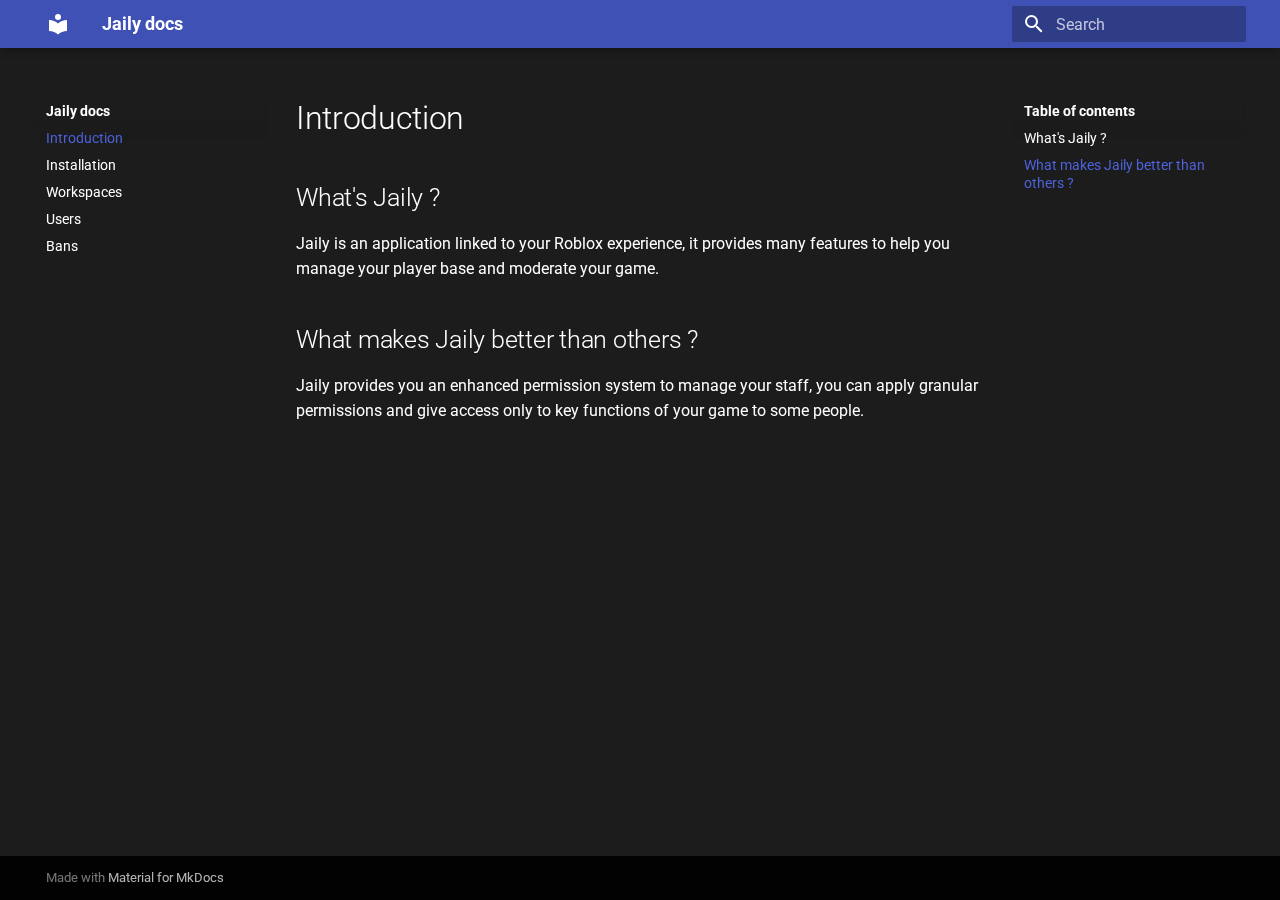
<file: index.html>
<!doctype html>
<html lang="en" class="no-js">
  <head>
    
      <meta charset="utf-8">
      <meta name="viewport" content="width=device-width,initial-scale=1">
      
      
      
      
      
        <link rel="next" href="install/">
      
      
      <link rel="icon" href="assets/images/favicon.png">
      <meta name="generator" content="mkdocs-1.5.3, mkdocs-material-9.5.6">
    
    
      
        <title>Jaily docs</title>
      
    
    
      <link rel="stylesheet" href="assets/stylesheets/main.50c56a3b.min.css">
      
      


    
    
      
    
    
      
        
        
        <link rel="preconnect" href="https://fonts.gstatic.com" crossorigin>
        <link rel="stylesheet" href="https://fonts.googleapis.com/css?family=Roboto:300,300i,400,400i,700,700i%7CRoboto+Mono:400,400i,700,700i&display=fallback">
        <style>:root{--md-text-font:"Roboto";--md-code-font:"Roboto Mono"}</style>
      
    
    
      <link rel="stylesheet" href="stylesheets/extra.css">
    
    <script>__md_scope=new URL(".",location),__md_hash=e=>[...e].reduce((e,_)=>(e<<5)-e+_.charCodeAt(0),0),__md_get=(e,_=localStorage,t=__md_scope)=>JSON.parse(_.getItem(t.pathname+"."+e)),__md_set=(e,_,t=localStorage,a=__md_scope)=>{try{t.setItem(a.pathname+"."+e,JSON.stringify(_))}catch(e){}}</script>
    
      

    
    
    
  </head>
  
  
    <body dir="ltr">
  
    
    <input class="md-toggle" data-md-toggle="drawer" type="checkbox" id="__drawer" autocomplete="off">
    <input class="md-toggle" data-md-toggle="search" type="checkbox" id="__search" autocomplete="off">
    <label class="md-overlay" for="__drawer"></label>
    <div data-md-component="skip">
      
        
        <a href="#introduction" class="md-skip">
          Skip to content
        </a>
      
    </div>
    <div data-md-component="announce">
      
    </div>
    
    
      

  

<header class="md-header md-header--shadow" data-md-component="header">
  <nav class="md-header__inner md-grid" aria-label="Header">
    <a href="." title="Jaily docs" class="md-header__button md-logo" aria-label="Jaily docs" data-md-component="logo">
      
  
  <svg xmlns="http://www.w3.org/2000/svg" viewBox="0 0 24 24"><path d="M12 8a3 3 0 0 0 3-3 3 3 0 0 0-3-3 3 3 0 0 0-3 3 3 3 0 0 0 3 3m0 3.54C9.64 9.35 6.5 8 3 8v11c3.5 0 6.64 1.35 9 3.54 2.36-2.19 5.5-3.54 9-3.54V8c-3.5 0-6.64 1.35-9 3.54Z"/></svg>

    </a>
    <label class="md-header__button md-icon" for="__drawer">
      
      <svg xmlns="http://www.w3.org/2000/svg" viewBox="0 0 24 24"><path d="M3 6h18v2H3V6m0 5h18v2H3v-2m0 5h18v2H3v-2Z"/></svg>
    </label>
    <div class="md-header__title" data-md-component="header-title">
      <div class="md-header__ellipsis">
        <div class="md-header__topic">
          <span class="md-ellipsis">
            Jaily docs
          </span>
        </div>
        <div class="md-header__topic" data-md-component="header-topic">
          <span class="md-ellipsis">
            
              Introduction
            
          </span>
        </div>
      </div>
    </div>
    
    
      <script>var media,input,key,value,palette=__md_get("__palette");if(palette&&palette.color){"(prefers-color-scheme)"===palette.color.media&&(media=matchMedia("(prefers-color-scheme: light)"),input=document.querySelector(media.matches?"[data-md-color-media='(prefers-color-scheme: light)']":"[data-md-color-media='(prefers-color-scheme: dark)']"),palette.color.media=input.getAttribute("data-md-color-media"),palette.color.scheme=input.getAttribute("data-md-color-scheme"),palette.color.primary=input.getAttribute("data-md-color-primary"),palette.color.accent=input.getAttribute("data-md-color-accent"));for([key,value]of Object.entries(palette.color))document.body.setAttribute("data-md-color-"+key,value)}</script>
    
    
    
      <label class="md-header__button md-icon" for="__search">
        
        <svg xmlns="http://www.w3.org/2000/svg" viewBox="0 0 24 24"><path d="M9.5 3A6.5 6.5 0 0 1 16 9.5c0 1.61-.59 3.09-1.56 4.23l.27.27h.79l5 5-1.5 1.5-5-5v-.79l-.27-.27A6.516 6.516 0 0 1 9.5 16 6.5 6.5 0 0 1 3 9.5 6.5 6.5 0 0 1 9.5 3m0 2C7 5 5 7 5 9.5S7 14 9.5 14 14 12 14 9.5 12 5 9.5 5Z"/></svg>
      </label>
      <div class="md-search" data-md-component="search" role="dialog">
  <label class="md-search__overlay" for="__search"></label>
  <div class="md-search__inner" role="search">
    <form class="md-search__form" name="search">
      <input type="text" class="md-search__input" name="query" aria-label="Search" placeholder="Search" autocapitalize="off" autocorrect="off" autocomplete="off" spellcheck="false" data-md-component="search-query" required>
      <label class="md-search__icon md-icon" for="__search">
        
        <svg xmlns="http://www.w3.org/2000/svg" viewBox="0 0 24 24"><path d="M9.5 3A6.5 6.5 0 0 1 16 9.5c0 1.61-.59 3.09-1.56 4.23l.27.27h.79l5 5-1.5 1.5-5-5v-.79l-.27-.27A6.516 6.516 0 0 1 9.5 16 6.5 6.5 0 0 1 3 9.5 6.5 6.5 0 0 1 9.5 3m0 2C7 5 5 7 5 9.5S7 14 9.5 14 14 12 14 9.5 12 5 9.5 5Z"/></svg>
        
        <svg xmlns="http://www.w3.org/2000/svg" viewBox="0 0 24 24"><path d="M20 11v2H8l5.5 5.5-1.42 1.42L4.16 12l7.92-7.92L13.5 5.5 8 11h12Z"/></svg>
      </label>
      <nav class="md-search__options" aria-label="Search">
        
        <button type="reset" class="md-search__icon md-icon" title="Clear" aria-label="Clear" tabindex="-1">
          
          <svg xmlns="http://www.w3.org/2000/svg" viewBox="0 0 24 24"><path d="M19 6.41 17.59 5 12 10.59 6.41 5 5 6.41 10.59 12 5 17.59 6.41 19 12 13.41 17.59 19 19 17.59 13.41 12 19 6.41Z"/></svg>
        </button>
      </nav>
      
    </form>
    <div class="md-search__output">
      <div class="md-search__scrollwrap" data-md-scrollfix>
        <div class="md-search-result" data-md-component="search-result">
          <div class="md-search-result__meta">
            Initializing search
          </div>
          <ol class="md-search-result__list" role="presentation"></ol>
        </div>
      </div>
    </div>
  </div>
</div>
    
    
  </nav>
  
</header>
    
    <div class="md-container" data-md-component="container">
      
      
        
          
        
      
      <main class="md-main" data-md-component="main">
        <div class="md-main__inner md-grid">
          
            
              
              <div class="md-sidebar md-sidebar--primary" data-md-component="sidebar" data-md-type="navigation" >
                <div class="md-sidebar__scrollwrap">
                  <div class="md-sidebar__inner">
                    



<nav class="md-nav md-nav--primary" aria-label="Navigation" data-md-level="0">
  <label class="md-nav__title" for="__drawer">
    <a href="." title="Jaily docs" class="md-nav__button md-logo" aria-label="Jaily docs" data-md-component="logo">
      
  
  <svg xmlns="http://www.w3.org/2000/svg" viewBox="0 0 24 24"><path d="M12 8a3 3 0 0 0 3-3 3 3 0 0 0-3-3 3 3 0 0 0-3 3 3 3 0 0 0 3 3m0 3.54C9.64 9.35 6.5 8 3 8v11c3.5 0 6.64 1.35 9 3.54 2.36-2.19 5.5-3.54 9-3.54V8c-3.5 0-6.64 1.35-9 3.54Z"/></svg>

    </a>
    Jaily docs
  </label>
  
  <ul class="md-nav__list" data-md-scrollfix>
    
      
      
  
  
    
  
  
  
    <li class="md-nav__item md-nav__item--active">
      
      <input class="md-nav__toggle md-toggle" type="checkbox" id="__toc">
      
      
        
      
      
        <label class="md-nav__link md-nav__link--active" for="__toc">
          
  
  <span class="md-ellipsis">
    Introduction
  </span>
  

          <span class="md-nav__icon md-icon"></span>
        </label>
      
      <a href="." class="md-nav__link md-nav__link--active">
        
  
  <span class="md-ellipsis">
    Introduction
  </span>
  

      </a>
      
        

<nav class="md-nav md-nav--secondary" aria-label="Table of contents">
  
  
  
    
  
  
    <label class="md-nav__title" for="__toc">
      <span class="md-nav__icon md-icon"></span>
      Table of contents
    </label>
    <ul class="md-nav__list" data-md-component="toc" data-md-scrollfix>
      
        <li class="md-nav__item">
  <a href="#whats-jaily" class="md-nav__link">
    <span class="md-ellipsis">
      What's Jaily ?
    </span>
  </a>
  
</li>
      
        <li class="md-nav__item">
  <a href="#what-makes-jaily-better-than-others" class="md-nav__link">
    <span class="md-ellipsis">
      What makes Jaily better than others ?
    </span>
  </a>
  
</li>
      
    </ul>
  
</nav>
      
    </li>
  

    
      
      
  
  
  
  
    <li class="md-nav__item">
      <a href="install/" class="md-nav__link">
        
  
  <span class="md-ellipsis">
    Installation
  </span>
  

      </a>
    </li>
  

    
      
      
  
  
  
  
    <li class="md-nav__item">
      <a href="workspace_settings/" class="md-nav__link">
        
  
  <span class="md-ellipsis">
    Workspaces
  </span>
  

      </a>
    </li>
  

    
      
      
  
  
  
  
    <li class="md-nav__item">
      <a href="users/" class="md-nav__link">
        
  
  <span class="md-ellipsis">
    Users
  </span>
  

      </a>
    </li>
  

    
      
      
  
  
  
  
    <li class="md-nav__item">
      <a href="bans/" class="md-nav__link">
        
  
  <span class="md-ellipsis">
    Bans
  </span>
  

      </a>
    </li>
  

    
  </ul>
</nav>
                  </div>
                </div>
              </div>
            
            
              
              <div class="md-sidebar md-sidebar--secondary" data-md-component="sidebar" data-md-type="toc" >
                <div class="md-sidebar__scrollwrap">
                  <div class="md-sidebar__inner">
                    

<nav class="md-nav md-nav--secondary" aria-label="Table of contents">
  
  
  
    
  
  
    <label class="md-nav__title" for="__toc">
      <span class="md-nav__icon md-icon"></span>
      Table of contents
    </label>
    <ul class="md-nav__list" data-md-component="toc" data-md-scrollfix>
      
        <li class="md-nav__item">
  <a href="#whats-jaily" class="md-nav__link">
    <span class="md-ellipsis">
      What's Jaily ?
    </span>
  </a>
  
</li>
      
        <li class="md-nav__item">
  <a href="#what-makes-jaily-better-than-others" class="md-nav__link">
    <span class="md-ellipsis">
      What makes Jaily better than others ?
    </span>
  </a>
  
</li>
      
    </ul>
  
</nav>
                  </div>
                </div>
              </div>
            
          
          
            <div class="md-content" data-md-component="content">
              <article class="md-content__inner md-typeset">
                
                  


<h1 id="introduction">Introduction</h1>
<h2 id="whats-jaily">What's Jaily ?</h2>
<p>Jaily is an application linked to your Roblox experience, it provides many features to help you manage your player base and moderate your game.</p>
<h2 id="what-makes-jaily-better-than-others">What makes Jaily better than others ?</h2>
<p>Jaily provides you an enhanced permission system to manage your staff, you can apply granular permissions and give access only to key functions of your game to some people.</p>












                
              </article>
            </div>
          
          
<script>var target=document.getElementById(location.hash.slice(1));target&&target.name&&(target.checked=target.name.startsWith("__tabbed_"))</script>
        </div>
        
      </main>
      
        <footer class="md-footer">
  
  <div class="md-footer-meta md-typeset">
    <div class="md-footer-meta__inner md-grid">
      <div class="md-copyright">
  
  
    Made with
    <a href="https://squidfunk.github.io/mkdocs-material/" target="_blank" rel="noopener">
      Material for MkDocs
    </a>
  
</div>
      
    </div>
  </div>
</footer>
      
    </div>
    <div class="md-dialog" data-md-component="dialog">
      <div class="md-dialog__inner md-typeset"></div>
    </div>
    
    
    <script id="__config" type="application/json">{"base": ".", "features": [], "search": "assets/javascripts/workers/search.b8dbb3d2.min.js", "translations": {"clipboard.copied": "Copied to clipboard", "clipboard.copy": "Copy to clipboard", "search.result.more.one": "1 more on this page", "search.result.more.other": "# more on this page", "search.result.none": "No matching documents", "search.result.one": "1 matching document", "search.result.other": "# matching documents", "search.result.placeholder": "Type to start searching", "search.result.term.missing": "Missing", "select.version": "Select version"}}</script>
    
    
      <script src="assets/javascripts/bundle.e1c3ead8.min.js"></script>
      
    
  </body>
</html>
</file>
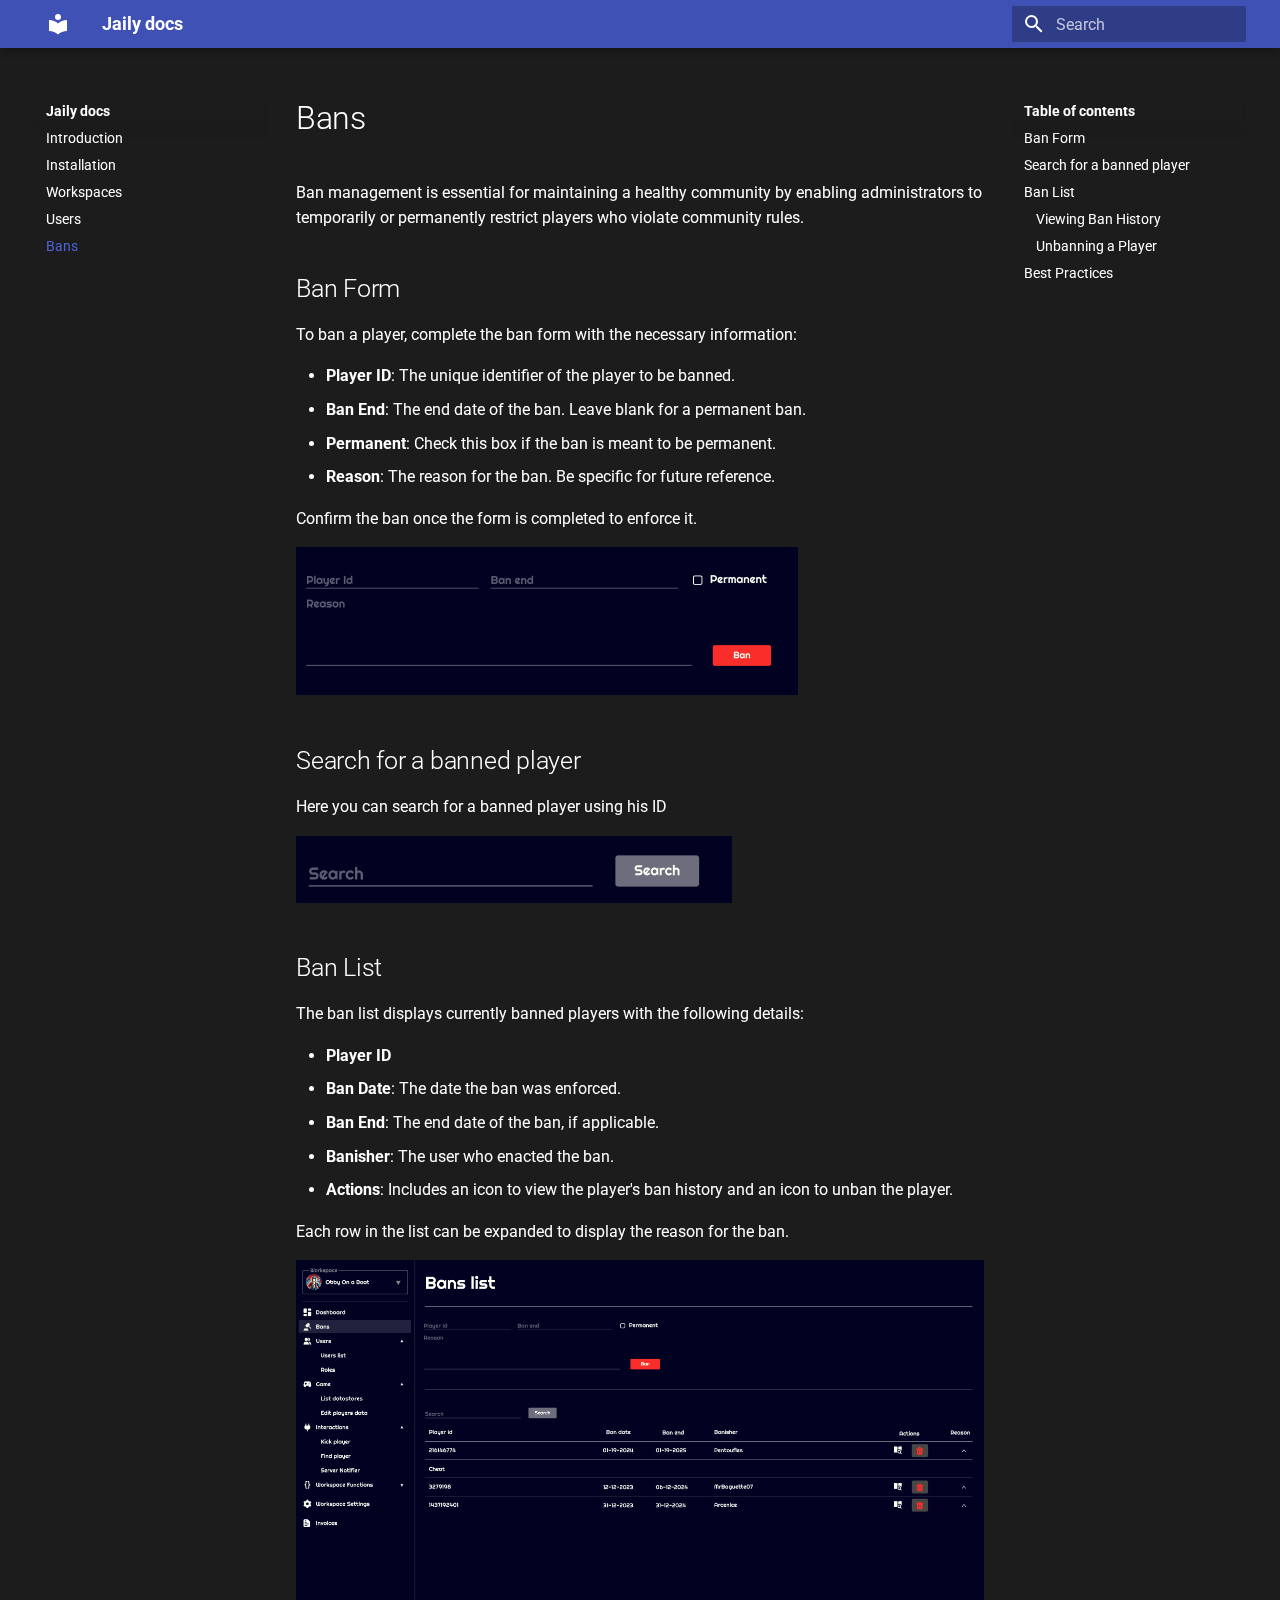
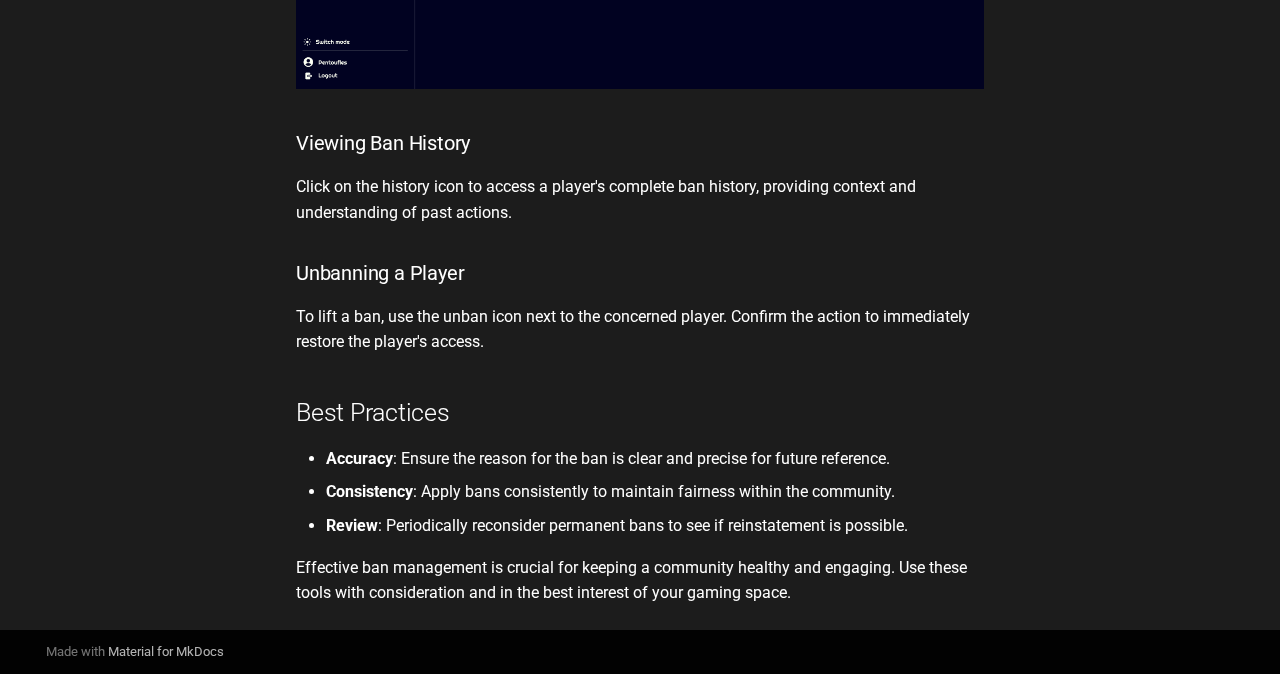
<file: bans/index.html>
<!doctype html>
<html lang="en" class="no-js">
  <head>
    
      <meta charset="utf-8">
      <meta name="viewport" content="width=device-width,initial-scale=1">
      
      
      
      
        <link rel="prev" href="../users/">
      
      
      
      <link rel="icon" href="../assets/images/favicon.png">
      <meta name="generator" content="mkdocs-1.5.3, mkdocs-material-9.5.6">
    
    
      
        <title>Bans - Jaily docs</title>
      
    
    
      <link rel="stylesheet" href="../assets/stylesheets/main.50c56a3b.min.css">
      
      


    
    
      
    
    
      
        
        
        <link rel="preconnect" href="https://fonts.gstatic.com" crossorigin>
        <link rel="stylesheet" href="https://fonts.googleapis.com/css?family=Roboto:300,300i,400,400i,700,700i%7CRoboto+Mono:400,400i,700,700i&display=fallback">
        <style>:root{--md-text-font:"Roboto";--md-code-font:"Roboto Mono"}</style>
      
    
    
      <link rel="stylesheet" href="../stylesheets/extra.css">
    
    <script>__md_scope=new URL("..",location),__md_hash=e=>[...e].reduce((e,_)=>(e<<5)-e+_.charCodeAt(0),0),__md_get=(e,_=localStorage,t=__md_scope)=>JSON.parse(_.getItem(t.pathname+"."+e)),__md_set=(e,_,t=localStorage,a=__md_scope)=>{try{t.setItem(a.pathname+"."+e,JSON.stringify(_))}catch(e){}}</script>
    
      

    
    
    
  </head>
  
  
    <body dir="ltr">
  
    
    <input class="md-toggle" data-md-toggle="drawer" type="checkbox" id="__drawer" autocomplete="off">
    <input class="md-toggle" data-md-toggle="search" type="checkbox" id="__search" autocomplete="off">
    <label class="md-overlay" for="__drawer"></label>
    <div data-md-component="skip">
      
        
        <a href="#bans" class="md-skip">
          Skip to content
        </a>
      
    </div>
    <div data-md-component="announce">
      
    </div>
    
    
      

  

<header class="md-header md-header--shadow" data-md-component="header">
  <nav class="md-header__inner md-grid" aria-label="Header">
    <a href=".." title="Jaily docs" class="md-header__button md-logo" aria-label="Jaily docs" data-md-component="logo">
      
  
  <svg xmlns="http://www.w3.org/2000/svg" viewBox="0 0 24 24"><path d="M12 8a3 3 0 0 0 3-3 3 3 0 0 0-3-3 3 3 0 0 0-3 3 3 3 0 0 0 3 3m0 3.54C9.64 9.35 6.5 8 3 8v11c3.5 0 6.64 1.35 9 3.54 2.36-2.19 5.5-3.54 9-3.54V8c-3.5 0-6.64 1.35-9 3.54Z"/></svg>

    </a>
    <label class="md-header__button md-icon" for="__drawer">
      
      <svg xmlns="http://www.w3.org/2000/svg" viewBox="0 0 24 24"><path d="M3 6h18v2H3V6m0 5h18v2H3v-2m0 5h18v2H3v-2Z"/></svg>
    </label>
    <div class="md-header__title" data-md-component="header-title">
      <div class="md-header__ellipsis">
        <div class="md-header__topic">
          <span class="md-ellipsis">
            Jaily docs
          </span>
        </div>
        <div class="md-header__topic" data-md-component="header-topic">
          <span class="md-ellipsis">
            
              Bans
            
          </span>
        </div>
      </div>
    </div>
    
    
      <script>var media,input,key,value,palette=__md_get("__palette");if(palette&&palette.color){"(prefers-color-scheme)"===palette.color.media&&(media=matchMedia("(prefers-color-scheme: light)"),input=document.querySelector(media.matches?"[data-md-color-media='(prefers-color-scheme: light)']":"[data-md-color-media='(prefers-color-scheme: dark)']"),palette.color.media=input.getAttribute("data-md-color-media"),palette.color.scheme=input.getAttribute("data-md-color-scheme"),palette.color.primary=input.getAttribute("data-md-color-primary"),palette.color.accent=input.getAttribute("data-md-color-accent"));for([key,value]of Object.entries(palette.color))document.body.setAttribute("data-md-color-"+key,value)}</script>
    
    
    
      <label class="md-header__button md-icon" for="__search">
        
        <svg xmlns="http://www.w3.org/2000/svg" viewBox="0 0 24 24"><path d="M9.5 3A6.5 6.5 0 0 1 16 9.5c0 1.61-.59 3.09-1.56 4.23l.27.27h.79l5 5-1.5 1.5-5-5v-.79l-.27-.27A6.516 6.516 0 0 1 9.5 16 6.5 6.5 0 0 1 3 9.5 6.5 6.5 0 0 1 9.5 3m0 2C7 5 5 7 5 9.5S7 14 9.5 14 14 12 14 9.5 12 5 9.5 5Z"/></svg>
      </label>
      <div class="md-search" data-md-component="search" role="dialog">
  <label class="md-search__overlay" for="__search"></label>
  <div class="md-search__inner" role="search">
    <form class="md-search__form" name="search">
      <input type="text" class="md-search__input" name="query" aria-label="Search" placeholder="Search" autocapitalize="off" autocorrect="off" autocomplete="off" spellcheck="false" data-md-component="search-query" required>
      <label class="md-search__icon md-icon" for="__search">
        
        <svg xmlns="http://www.w3.org/2000/svg" viewBox="0 0 24 24"><path d="M9.5 3A6.5 6.5 0 0 1 16 9.5c0 1.61-.59 3.09-1.56 4.23l.27.27h.79l5 5-1.5 1.5-5-5v-.79l-.27-.27A6.516 6.516 0 0 1 9.5 16 6.5 6.5 0 0 1 3 9.5 6.5 6.5 0 0 1 9.5 3m0 2C7 5 5 7 5 9.5S7 14 9.5 14 14 12 14 9.5 12 5 9.5 5Z"/></svg>
        
        <svg xmlns="http://www.w3.org/2000/svg" viewBox="0 0 24 24"><path d="M20 11v2H8l5.5 5.5-1.42 1.42L4.16 12l7.92-7.92L13.5 5.5 8 11h12Z"/></svg>
      </label>
      <nav class="md-search__options" aria-label="Search">
        
        <button type="reset" class="md-search__icon md-icon" title="Clear" aria-label="Clear" tabindex="-1">
          
          <svg xmlns="http://www.w3.org/2000/svg" viewBox="0 0 24 24"><path d="M19 6.41 17.59 5 12 10.59 6.41 5 5 6.41 10.59 12 5 17.59 6.41 19 12 13.41 17.59 19 19 17.59 13.41 12 19 6.41Z"/></svg>
        </button>
      </nav>
      
    </form>
    <div class="md-search__output">
      <div class="md-search__scrollwrap" data-md-scrollfix>
        <div class="md-search-result" data-md-component="search-result">
          <div class="md-search-result__meta">
            Initializing search
          </div>
          <ol class="md-search-result__list" role="presentation"></ol>
        </div>
      </div>
    </div>
  </div>
</div>
    
    
  </nav>
  
</header>
    
    <div class="md-container" data-md-component="container">
      
      
        
          
        
      
      <main class="md-main" data-md-component="main">
        <div class="md-main__inner md-grid">
          
            
              
              <div class="md-sidebar md-sidebar--primary" data-md-component="sidebar" data-md-type="navigation" >
                <div class="md-sidebar__scrollwrap">
                  <div class="md-sidebar__inner">
                    



<nav class="md-nav md-nav--primary" aria-label="Navigation" data-md-level="0">
  <label class="md-nav__title" for="__drawer">
    <a href=".." title="Jaily docs" class="md-nav__button md-logo" aria-label="Jaily docs" data-md-component="logo">
      
  
  <svg xmlns="http://www.w3.org/2000/svg" viewBox="0 0 24 24"><path d="M12 8a3 3 0 0 0 3-3 3 3 0 0 0-3-3 3 3 0 0 0-3 3 3 3 0 0 0 3 3m0 3.54C9.64 9.35 6.5 8 3 8v11c3.5 0 6.64 1.35 9 3.54 2.36-2.19 5.5-3.54 9-3.54V8c-3.5 0-6.64 1.35-9 3.54Z"/></svg>

    </a>
    Jaily docs
  </label>
  
  <ul class="md-nav__list" data-md-scrollfix>
    
      
      
  
  
  
  
    <li class="md-nav__item">
      <a href=".." class="md-nav__link">
        
  
  <span class="md-ellipsis">
    Introduction
  </span>
  

      </a>
    </li>
  

    
      
      
  
  
  
  
    <li class="md-nav__item">
      <a href="../install/" class="md-nav__link">
        
  
  <span class="md-ellipsis">
    Installation
  </span>
  

      </a>
    </li>
  

    
      
      
  
  
  
  
    <li class="md-nav__item">
      <a href="../workspace_settings/" class="md-nav__link">
        
  
  <span class="md-ellipsis">
    Workspaces
  </span>
  

      </a>
    </li>
  

    
      
      
  
  
  
  
    <li class="md-nav__item">
      <a href="../users/" class="md-nav__link">
        
  
  <span class="md-ellipsis">
    Users
  </span>
  

      </a>
    </li>
  

    
      
      
  
  
    
  
  
  
    <li class="md-nav__item md-nav__item--active">
      
      <input class="md-nav__toggle md-toggle" type="checkbox" id="__toc">
      
      
        
      
      
        <label class="md-nav__link md-nav__link--active" for="__toc">
          
  
  <span class="md-ellipsis">
    Bans
  </span>
  

          <span class="md-nav__icon md-icon"></span>
        </label>
      
      <a href="./" class="md-nav__link md-nav__link--active">
        
  
  <span class="md-ellipsis">
    Bans
  </span>
  

      </a>
      
        

<nav class="md-nav md-nav--secondary" aria-label="Table of contents">
  
  
  
    
  
  
    <label class="md-nav__title" for="__toc">
      <span class="md-nav__icon md-icon"></span>
      Table of contents
    </label>
    <ul class="md-nav__list" data-md-component="toc" data-md-scrollfix>
      
        <li class="md-nav__item">
  <a href="#ban-form" class="md-nav__link">
    <span class="md-ellipsis">
      Ban Form
    </span>
  </a>
  
</li>
      
        <li class="md-nav__item">
  <a href="#search-for-a-banned-player" class="md-nav__link">
    <span class="md-ellipsis">
      Search for a banned player
    </span>
  </a>
  
</li>
      
        <li class="md-nav__item">
  <a href="#ban-list" class="md-nav__link">
    <span class="md-ellipsis">
      Ban List
    </span>
  </a>
  
    <nav class="md-nav" aria-label="Ban List">
      <ul class="md-nav__list">
        
          <li class="md-nav__item">
  <a href="#viewing-ban-history" class="md-nav__link">
    <span class="md-ellipsis">
      Viewing Ban History
    </span>
  </a>
  
</li>
        
          <li class="md-nav__item">
  <a href="#unbanning-a-player" class="md-nav__link">
    <span class="md-ellipsis">
      Unbanning a Player
    </span>
  </a>
  
</li>
        
      </ul>
    </nav>
  
</li>
      
        <li class="md-nav__item">
  <a href="#best-practices" class="md-nav__link">
    <span class="md-ellipsis">
      Best Practices
    </span>
  </a>
  
</li>
      
    </ul>
  
</nav>
      
    </li>
  

    
  </ul>
</nav>
                  </div>
                </div>
              </div>
            
            
              
              <div class="md-sidebar md-sidebar--secondary" data-md-component="sidebar" data-md-type="toc" >
                <div class="md-sidebar__scrollwrap">
                  <div class="md-sidebar__inner">
                    

<nav class="md-nav md-nav--secondary" aria-label="Table of contents">
  
  
  
    
  
  
    <label class="md-nav__title" for="__toc">
      <span class="md-nav__icon md-icon"></span>
      Table of contents
    </label>
    <ul class="md-nav__list" data-md-component="toc" data-md-scrollfix>
      
        <li class="md-nav__item">
  <a href="#ban-form" class="md-nav__link">
    <span class="md-ellipsis">
      Ban Form
    </span>
  </a>
  
</li>
      
        <li class="md-nav__item">
  <a href="#search-for-a-banned-player" class="md-nav__link">
    <span class="md-ellipsis">
      Search for a banned player
    </span>
  </a>
  
</li>
      
        <li class="md-nav__item">
  <a href="#ban-list" class="md-nav__link">
    <span class="md-ellipsis">
      Ban List
    </span>
  </a>
  
    <nav class="md-nav" aria-label="Ban List">
      <ul class="md-nav__list">
        
          <li class="md-nav__item">
  <a href="#viewing-ban-history" class="md-nav__link">
    <span class="md-ellipsis">
      Viewing Ban History
    </span>
  </a>
  
</li>
        
          <li class="md-nav__item">
  <a href="#unbanning-a-player" class="md-nav__link">
    <span class="md-ellipsis">
      Unbanning a Player
    </span>
  </a>
  
</li>
        
      </ul>
    </nav>
  
</li>
      
        <li class="md-nav__item">
  <a href="#best-practices" class="md-nav__link">
    <span class="md-ellipsis">
      Best Practices
    </span>
  </a>
  
</li>
      
    </ul>
  
</nav>
                  </div>
                </div>
              </div>
            
          
          
            <div class="md-content" data-md-component="content">
              <article class="md-content__inner md-typeset">
                
                  


<h1 id="bans">Bans</h1>
<p>Ban management is essential for maintaining a healthy community by enabling administrators to temporarily or permanently restrict players who violate community rules.</p>
<h2 id="ban-form">Ban Form</h2>
<p>To ban a player, complete the ban form with the necessary information:</p>
<ul>
<li><strong>Player ID</strong>: The unique identifier of the player to be banned.</li>
<li><strong>Ban End</strong>: The end date of the ban. Leave blank for a permanent ban.</li>
<li><strong>Permanent</strong>: Check this box if the ban is meant to be permanent.</li>
<li><strong>Reason</strong>: The reason for the ban. Be specific for future reference.</li>
</ul>
<p>Confirm the ban once the form is completed to enforce it.</p>
<p><img alt="Ban Form" src="../img/bans_form.png" /></p>
<h2 id="search-for-a-banned-player">Search for a banned player</h2>
<p>Here you can search for a banned player using his ID</p>
<p><img alt="Search user" src="../img/search_user.png" /></p>
<h2 id="ban-list">Ban List</h2>
<p>The ban list displays currently banned players with the following details:</p>
<ul>
<li><strong>Player ID</strong></li>
<li><strong>Ban Date</strong>: The date the ban was enforced.</li>
<li><strong>Ban End</strong>: The end date of the ban, if applicable.</li>
<li><strong>Banisher</strong>: The user who enacted the ban.</li>
<li><strong>Actions</strong>: Includes an icon to view the player's ban history and an icon to unban the player.</li>
</ul>
<p>Each row in the list can be expanded to display the reason for the ban.</p>
<p><img alt="Bans List" src="../img/bans_list.png" /></p>
<h3 id="viewing-ban-history">Viewing Ban History</h3>
<p>Click on the history icon to access a player's complete ban history, providing context and understanding of past actions.</p>
<h3 id="unbanning-a-player">Unbanning a Player</h3>
<p>To lift a ban, use the unban icon next to the concerned player. Confirm the action to immediately restore the player's access.</p>
<h2 id="best-practices">Best Practices</h2>
<ul>
<li><strong>Accuracy</strong>: Ensure the reason for the ban is clear and precise for future reference.</li>
<li><strong>Consistency</strong>: Apply bans consistently to maintain fairness within the community.</li>
<li><strong>Review</strong>: Periodically reconsider permanent bans to see if reinstatement is possible.</li>
</ul>
<p>Effective ban management is crucial for keeping a community healthy and engaging. Use these tools with consideration and in the best interest of your gaming space.</p>












                
              </article>
            </div>
          
          
<script>var target=document.getElementById(location.hash.slice(1));target&&target.name&&(target.checked=target.name.startsWith("__tabbed_"))</script>
        </div>
        
      </main>
      
        <footer class="md-footer">
  
  <div class="md-footer-meta md-typeset">
    <div class="md-footer-meta__inner md-grid">
      <div class="md-copyright">
  
  
    Made with
    <a href="https://squidfunk.github.io/mkdocs-material/" target="_blank" rel="noopener">
      Material for MkDocs
    </a>
  
</div>
      
    </div>
  </div>
</footer>
      
    </div>
    <div class="md-dialog" data-md-component="dialog">
      <div class="md-dialog__inner md-typeset"></div>
    </div>
    
    
    <script id="__config" type="application/json">{"base": "..", "features": [], "search": "../assets/javascripts/workers/search.b8dbb3d2.min.js", "translations": {"clipboard.copied": "Copied to clipboard", "clipboard.copy": "Copy to clipboard", "search.result.more.one": "1 more on this page", "search.result.more.other": "# more on this page", "search.result.none": "No matching documents", "search.result.one": "1 matching document", "search.result.other": "# matching documents", "search.result.placeholder": "Type to start searching", "search.result.term.missing": "Missing", "select.version": "Select version"}}</script>
    
    
      <script src="../assets/javascripts/bundle.e1c3ead8.min.js"></script>
      
    
  </body>
</html>
</file>
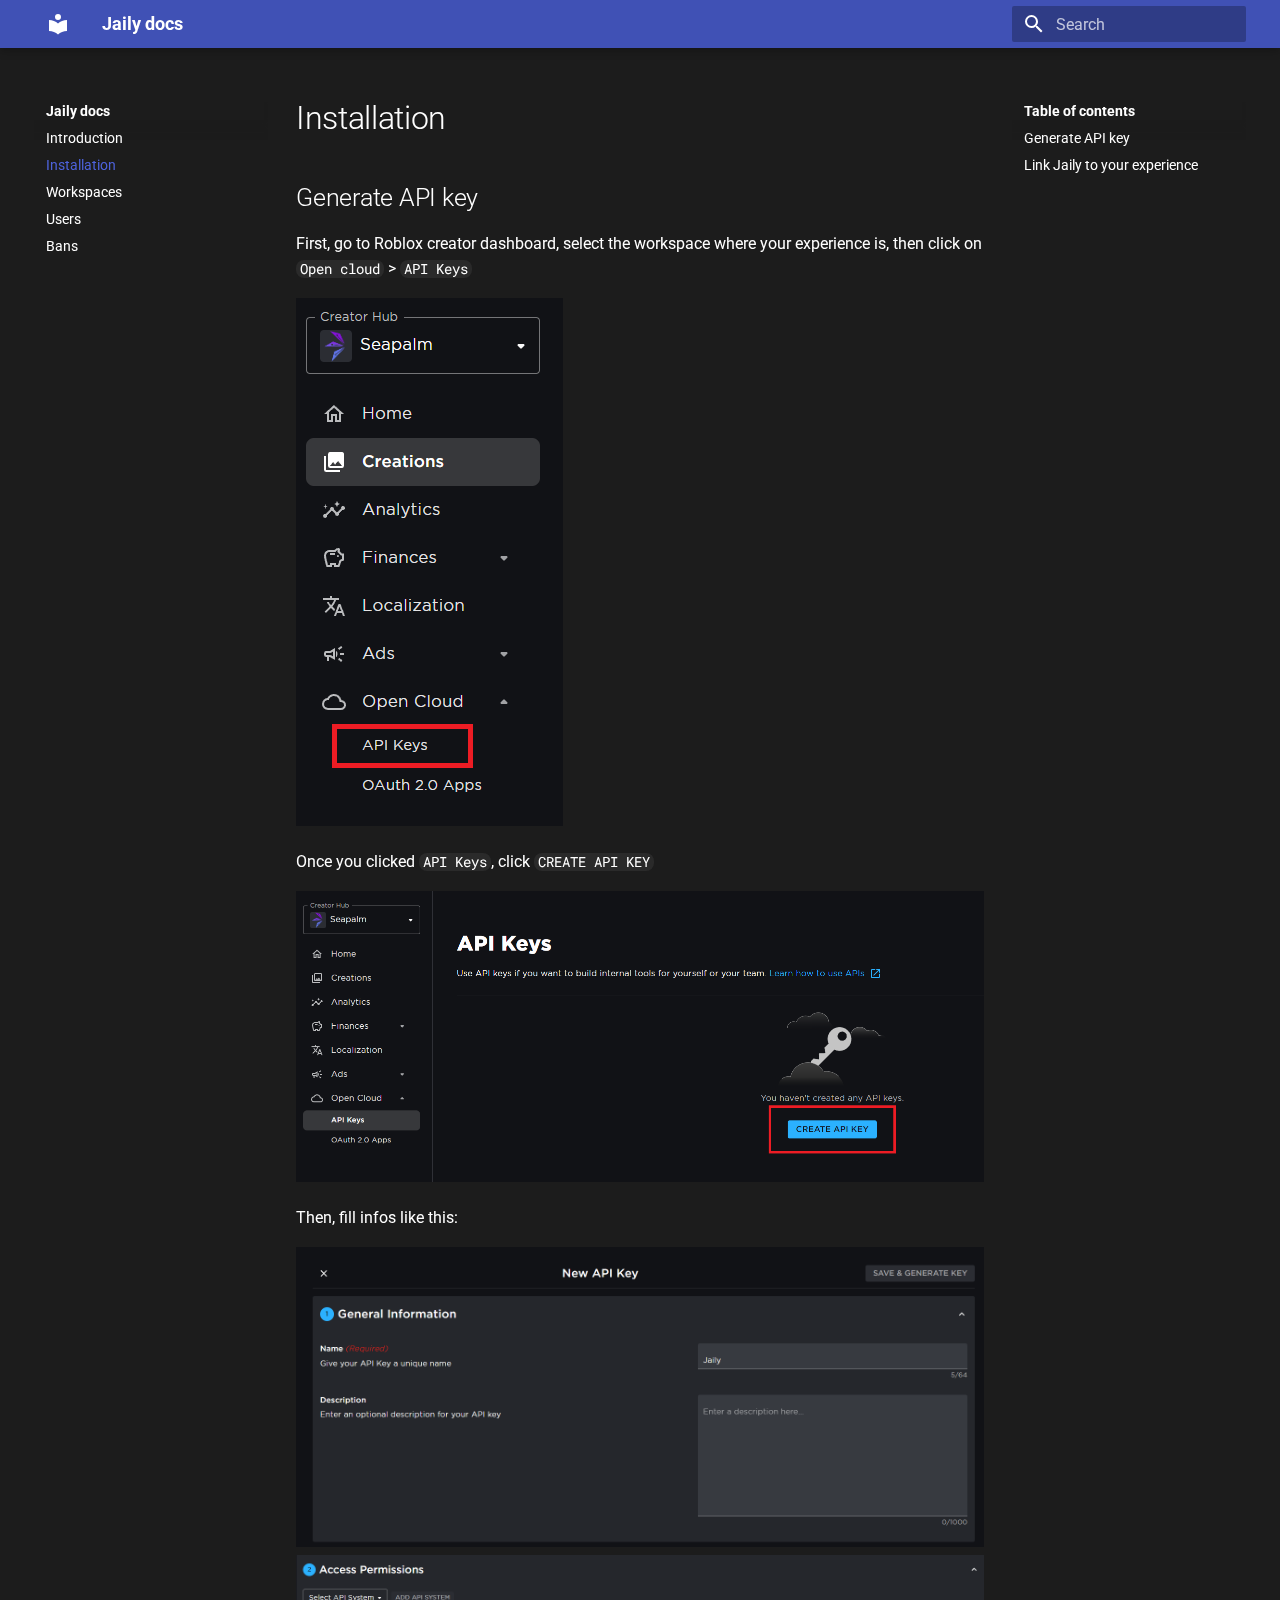
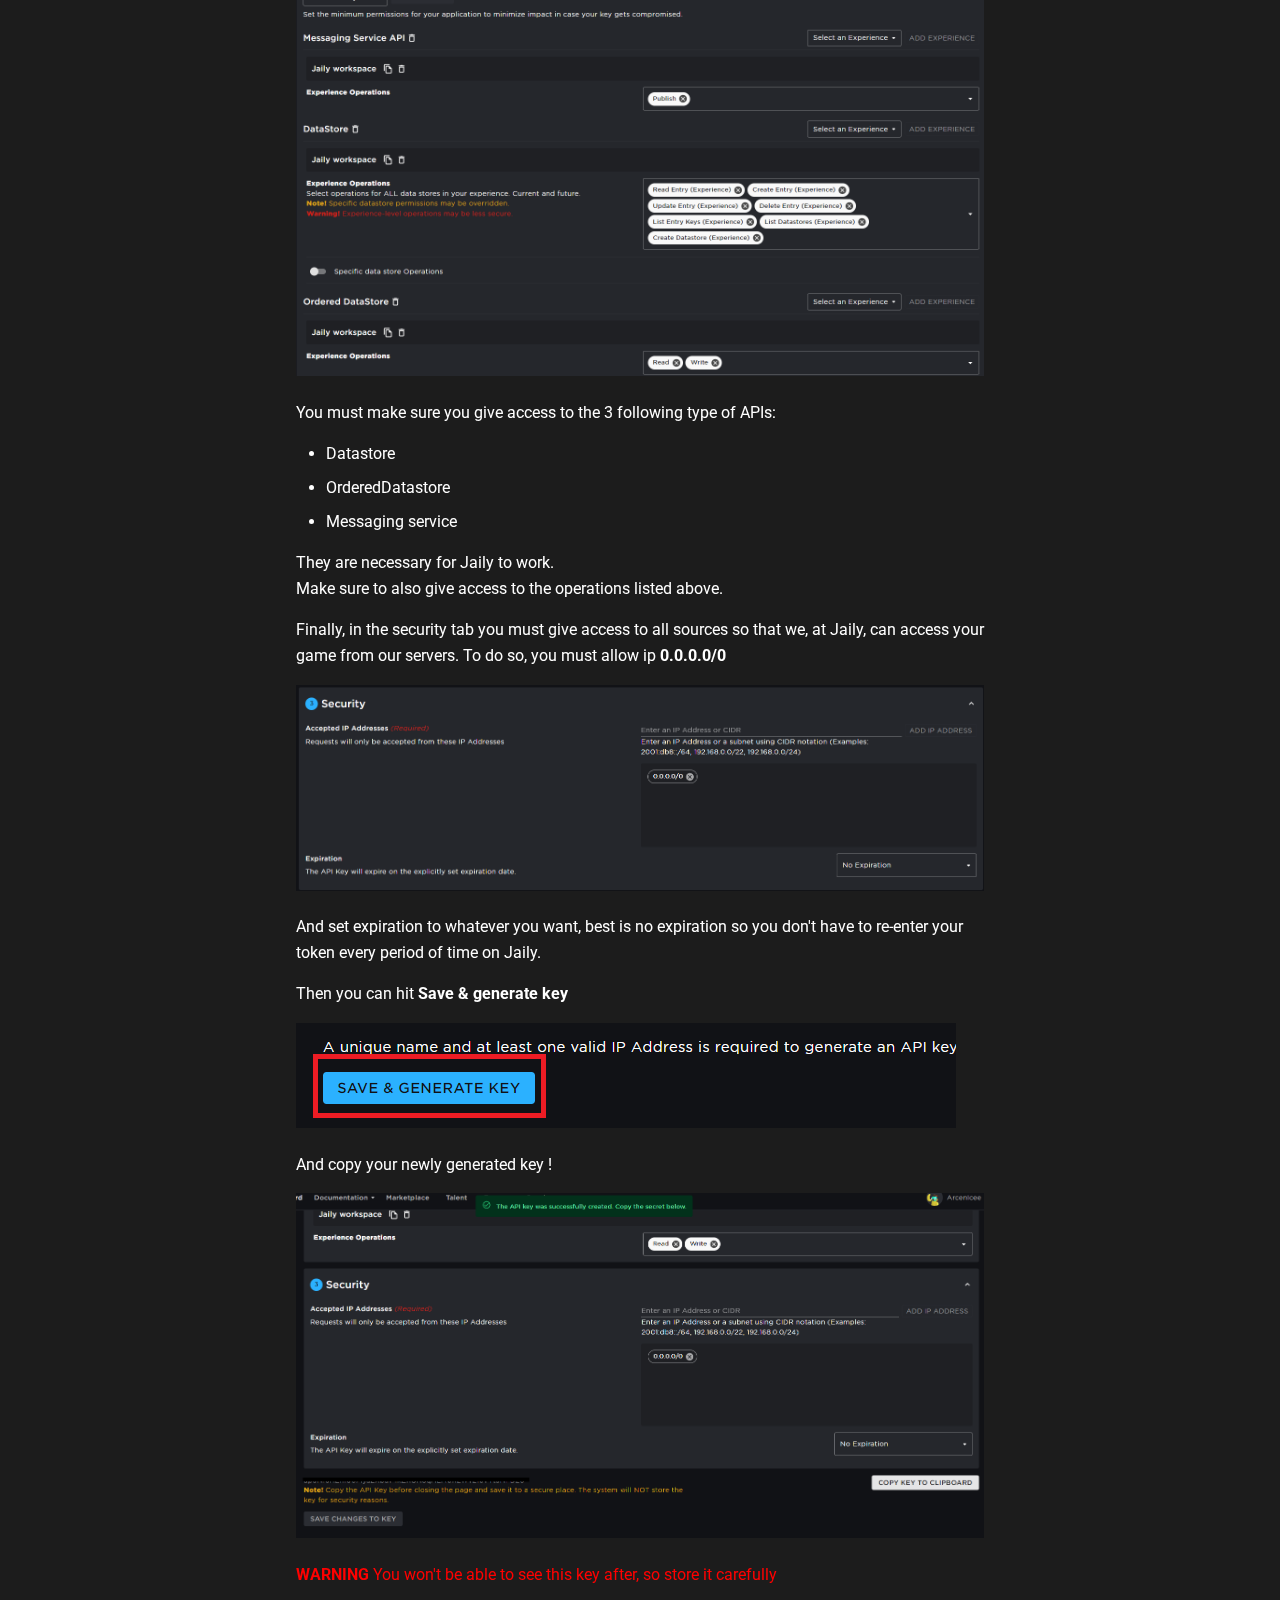
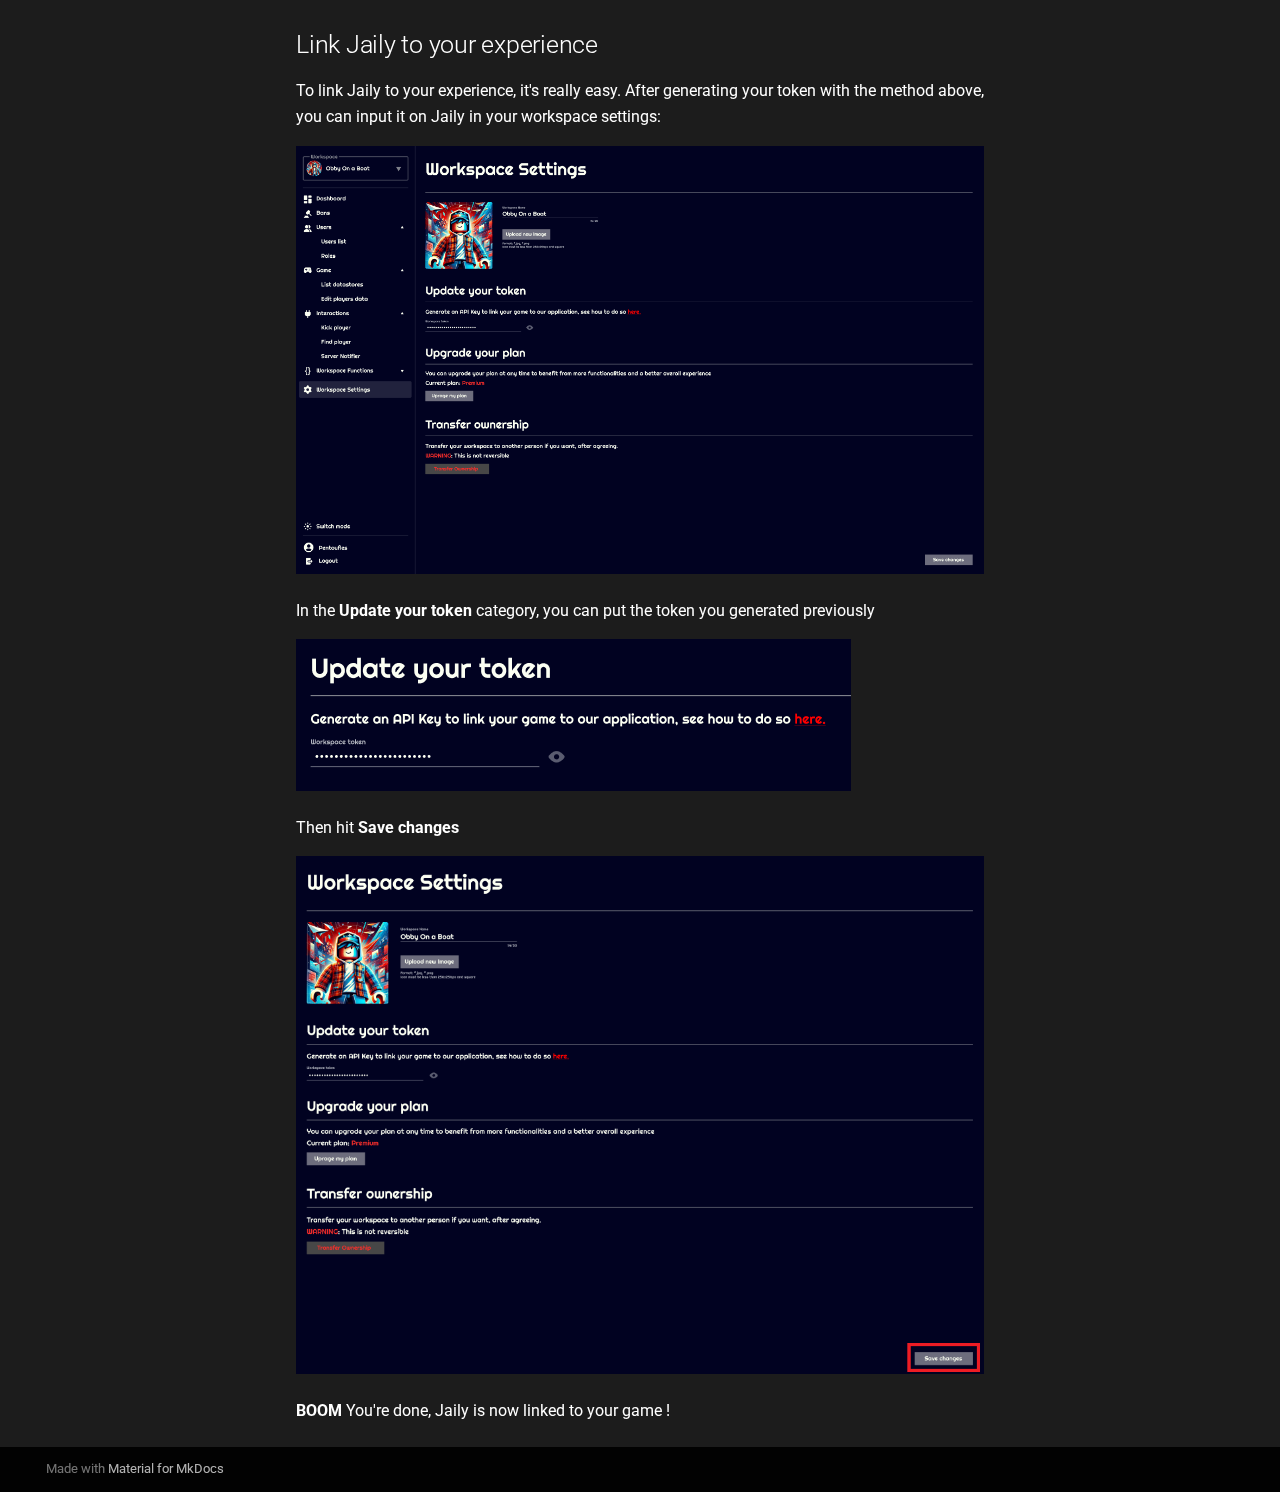
<file: install/index.html>
<!doctype html>
<html lang="en" class="no-js">
  <head>
    
      <meta charset="utf-8">
      <meta name="viewport" content="width=device-width,initial-scale=1">
      
      
      
      
        <link rel="prev" href="..">
      
      
        <link rel="next" href="../workspace_settings/">
      
      
      <link rel="icon" href="../assets/images/favicon.png">
      <meta name="generator" content="mkdocs-1.5.3, mkdocs-material-9.5.6">
    
    
      
        <title>Installation - Jaily docs</title>
      
    
    
      <link rel="stylesheet" href="../assets/stylesheets/main.50c56a3b.min.css">
      
      


    
    
      
    
    
      
        
        
        <link rel="preconnect" href="https://fonts.gstatic.com" crossorigin>
        <link rel="stylesheet" href="https://fonts.googleapis.com/css?family=Roboto:300,300i,400,400i,700,700i%7CRoboto+Mono:400,400i,700,700i&display=fallback">
        <style>:root{--md-text-font:"Roboto";--md-code-font:"Roboto Mono"}</style>
      
    
    
      <link rel="stylesheet" href="../stylesheets/extra.css">
    
    <script>__md_scope=new URL("..",location),__md_hash=e=>[...e].reduce((e,_)=>(e<<5)-e+_.charCodeAt(0),0),__md_get=(e,_=localStorage,t=__md_scope)=>JSON.parse(_.getItem(t.pathname+"."+e)),__md_set=(e,_,t=localStorage,a=__md_scope)=>{try{t.setItem(a.pathname+"."+e,JSON.stringify(_))}catch(e){}}</script>
    
      

    
    
    
  </head>
  
  
    <body dir="ltr">
  
    
    <input class="md-toggle" data-md-toggle="drawer" type="checkbox" id="__drawer" autocomplete="off">
    <input class="md-toggle" data-md-toggle="search" type="checkbox" id="__search" autocomplete="off">
    <label class="md-overlay" for="__drawer"></label>
    <div data-md-component="skip">
      
        
        <a href="#installation" class="md-skip">
          Skip to content
        </a>
      
    </div>
    <div data-md-component="announce">
      
    </div>
    
    
      

  

<header class="md-header md-header--shadow" data-md-component="header">
  <nav class="md-header__inner md-grid" aria-label="Header">
    <a href=".." title="Jaily docs" class="md-header__button md-logo" aria-label="Jaily docs" data-md-component="logo">
      
  
  <svg xmlns="http://www.w3.org/2000/svg" viewBox="0 0 24 24"><path d="M12 8a3 3 0 0 0 3-3 3 3 0 0 0-3-3 3 3 0 0 0-3 3 3 3 0 0 0 3 3m0 3.54C9.64 9.35 6.5 8 3 8v11c3.5 0 6.64 1.35 9 3.54 2.36-2.19 5.5-3.54 9-3.54V8c-3.5 0-6.64 1.35-9 3.54Z"/></svg>

    </a>
    <label class="md-header__button md-icon" for="__drawer">
      
      <svg xmlns="http://www.w3.org/2000/svg" viewBox="0 0 24 24"><path d="M3 6h18v2H3V6m0 5h18v2H3v-2m0 5h18v2H3v-2Z"/></svg>
    </label>
    <div class="md-header__title" data-md-component="header-title">
      <div class="md-header__ellipsis">
        <div class="md-header__topic">
          <span class="md-ellipsis">
            Jaily docs
          </span>
        </div>
        <div class="md-header__topic" data-md-component="header-topic">
          <span class="md-ellipsis">
            
              Installation
            
          </span>
        </div>
      </div>
    </div>
    
    
      <script>var media,input,key,value,palette=__md_get("__palette");if(palette&&palette.color){"(prefers-color-scheme)"===palette.color.media&&(media=matchMedia("(prefers-color-scheme: light)"),input=document.querySelector(media.matches?"[data-md-color-media='(prefers-color-scheme: light)']":"[data-md-color-media='(prefers-color-scheme: dark)']"),palette.color.media=input.getAttribute("data-md-color-media"),palette.color.scheme=input.getAttribute("data-md-color-scheme"),palette.color.primary=input.getAttribute("data-md-color-primary"),palette.color.accent=input.getAttribute("data-md-color-accent"));for([key,value]of Object.entries(palette.color))document.body.setAttribute("data-md-color-"+key,value)}</script>
    
    
    
      <label class="md-header__button md-icon" for="__search">
        
        <svg xmlns="http://www.w3.org/2000/svg" viewBox="0 0 24 24"><path d="M9.5 3A6.5 6.5 0 0 1 16 9.5c0 1.61-.59 3.09-1.56 4.23l.27.27h.79l5 5-1.5 1.5-5-5v-.79l-.27-.27A6.516 6.516 0 0 1 9.5 16 6.5 6.5 0 0 1 3 9.5 6.5 6.5 0 0 1 9.5 3m0 2C7 5 5 7 5 9.5S7 14 9.5 14 14 12 14 9.5 12 5 9.5 5Z"/></svg>
      </label>
      <div class="md-search" data-md-component="search" role="dialog">
  <label class="md-search__overlay" for="__search"></label>
  <div class="md-search__inner" role="search">
    <form class="md-search__form" name="search">
      <input type="text" class="md-search__input" name="query" aria-label="Search" placeholder="Search" autocapitalize="off" autocorrect="off" autocomplete="off" spellcheck="false" data-md-component="search-query" required>
      <label class="md-search__icon md-icon" for="__search">
        
        <svg xmlns="http://www.w3.org/2000/svg" viewBox="0 0 24 24"><path d="M9.5 3A6.5 6.5 0 0 1 16 9.5c0 1.61-.59 3.09-1.56 4.23l.27.27h.79l5 5-1.5 1.5-5-5v-.79l-.27-.27A6.516 6.516 0 0 1 9.5 16 6.5 6.5 0 0 1 3 9.5 6.5 6.5 0 0 1 9.5 3m0 2C7 5 5 7 5 9.5S7 14 9.5 14 14 12 14 9.5 12 5 9.5 5Z"/></svg>
        
        <svg xmlns="http://www.w3.org/2000/svg" viewBox="0 0 24 24"><path d="M20 11v2H8l5.5 5.5-1.42 1.42L4.16 12l7.92-7.92L13.5 5.5 8 11h12Z"/></svg>
      </label>
      <nav class="md-search__options" aria-label="Search">
        
        <button type="reset" class="md-search__icon md-icon" title="Clear" aria-label="Clear" tabindex="-1">
          
          <svg xmlns="http://www.w3.org/2000/svg" viewBox="0 0 24 24"><path d="M19 6.41 17.59 5 12 10.59 6.41 5 5 6.41 10.59 12 5 17.59 6.41 19 12 13.41 17.59 19 19 17.59 13.41 12 19 6.41Z"/></svg>
        </button>
      </nav>
      
    </form>
    <div class="md-search__output">
      <div class="md-search__scrollwrap" data-md-scrollfix>
        <div class="md-search-result" data-md-component="search-result">
          <div class="md-search-result__meta">
            Initializing search
          </div>
          <ol class="md-search-result__list" role="presentation"></ol>
        </div>
      </div>
    </div>
  </div>
</div>
    
    
  </nav>
  
</header>
    
    <div class="md-container" data-md-component="container">
      
      
        
          
        
      
      <main class="md-main" data-md-component="main">
        <div class="md-main__inner md-grid">
          
            
              
              <div class="md-sidebar md-sidebar--primary" data-md-component="sidebar" data-md-type="navigation" >
                <div class="md-sidebar__scrollwrap">
                  <div class="md-sidebar__inner">
                    



<nav class="md-nav md-nav--primary" aria-label="Navigation" data-md-level="0">
  <label class="md-nav__title" for="__drawer">
    <a href=".." title="Jaily docs" class="md-nav__button md-logo" aria-label="Jaily docs" data-md-component="logo">
      
  
  <svg xmlns="http://www.w3.org/2000/svg" viewBox="0 0 24 24"><path d="M12 8a3 3 0 0 0 3-3 3 3 0 0 0-3-3 3 3 0 0 0-3 3 3 3 0 0 0 3 3m0 3.54C9.64 9.35 6.5 8 3 8v11c3.5 0 6.64 1.35 9 3.54 2.36-2.19 5.5-3.54 9-3.54V8c-3.5 0-6.64 1.35-9 3.54Z"/></svg>

    </a>
    Jaily docs
  </label>
  
  <ul class="md-nav__list" data-md-scrollfix>
    
      
      
  
  
  
  
    <li class="md-nav__item">
      <a href=".." class="md-nav__link">
        
  
  <span class="md-ellipsis">
    Introduction
  </span>
  

      </a>
    </li>
  

    
      
      
  
  
    
  
  
  
    <li class="md-nav__item md-nav__item--active">
      
      <input class="md-nav__toggle md-toggle" type="checkbox" id="__toc">
      
      
        
      
      
        <label class="md-nav__link md-nav__link--active" for="__toc">
          
  
  <span class="md-ellipsis">
    Installation
  </span>
  

          <span class="md-nav__icon md-icon"></span>
        </label>
      
      <a href="./" class="md-nav__link md-nav__link--active">
        
  
  <span class="md-ellipsis">
    Installation
  </span>
  

      </a>
      
        

<nav class="md-nav md-nav--secondary" aria-label="Table of contents">
  
  
  
    
  
  
    <label class="md-nav__title" for="__toc">
      <span class="md-nav__icon md-icon"></span>
      Table of contents
    </label>
    <ul class="md-nav__list" data-md-component="toc" data-md-scrollfix>
      
        <li class="md-nav__item">
  <a href="#generate-api-key" class="md-nav__link">
    <span class="md-ellipsis">
      Generate API key
    </span>
  </a>
  
</li>
      
        <li class="md-nav__item">
  <a href="#link-jaily-to-your-experience" class="md-nav__link">
    <span class="md-ellipsis">
      Link Jaily to your experience
    </span>
  </a>
  
</li>
      
    </ul>
  
</nav>
      
    </li>
  

    
      
      
  
  
  
  
    <li class="md-nav__item">
      <a href="../workspace_settings/" class="md-nav__link">
        
  
  <span class="md-ellipsis">
    Workspaces
  </span>
  

      </a>
    </li>
  

    
      
      
  
  
  
  
    <li class="md-nav__item">
      <a href="../users/" class="md-nav__link">
        
  
  <span class="md-ellipsis">
    Users
  </span>
  

      </a>
    </li>
  

    
      
      
  
  
  
  
    <li class="md-nav__item">
      <a href="../bans/" class="md-nav__link">
        
  
  <span class="md-ellipsis">
    Bans
  </span>
  

      </a>
    </li>
  

    
  </ul>
</nav>
                  </div>
                </div>
              </div>
            
            
              
              <div class="md-sidebar md-sidebar--secondary" data-md-component="sidebar" data-md-type="toc" >
                <div class="md-sidebar__scrollwrap">
                  <div class="md-sidebar__inner">
                    

<nav class="md-nav md-nav--secondary" aria-label="Table of contents">
  
  
  
    
  
  
    <label class="md-nav__title" for="__toc">
      <span class="md-nav__icon md-icon"></span>
      Table of contents
    </label>
    <ul class="md-nav__list" data-md-component="toc" data-md-scrollfix>
      
        <li class="md-nav__item">
  <a href="#generate-api-key" class="md-nav__link">
    <span class="md-ellipsis">
      Generate API key
    </span>
  </a>
  
</li>
      
        <li class="md-nav__item">
  <a href="#link-jaily-to-your-experience" class="md-nav__link">
    <span class="md-ellipsis">
      Link Jaily to your experience
    </span>
  </a>
  
</li>
      
    </ul>
  
</nav>
                  </div>
                </div>
              </div>
            
          
          
            <div class="md-content" data-md-component="content">
              <article class="md-content__inner md-typeset">
                
                  


<h1 id="installation">Installation</h1>
<h2 id="generate-api-key">Generate API key</h2>
<p>First, go to Roblox creator dashboard, select the workspace where your experience is, then click on <code>Open cloud</code> &gt; <code>API Keys</code></p>
<p><img alt="Click api keys" src="../img/api_keys.png" /></p>
<p>Once you clicked <code>API Keys</code>, click <code>CREATE API KEY</code></p>
<p><img alt="Create api key" src="../img/create_api_key.png" /></p>
<p>Then, fill infos like this:</p>
<p><img alt="General informations" src="../img/general_informations.png" />
<img alt="Permissions" src="../img/permissions.png" /></p>
<p>You must make sure you give access to the 3 following type of APIs:</p>
<ul>
<li>Datastore</li>
<li>OrderedDatastore</li>
<li>Messaging service</li>
</ul>
<p>They are necessary for Jaily to work.<br />
Make sure to also give access to the operations listed above.</p>
<p>Finally, in the security tab you must give access to all sources so that we, at Jaily, can access your game from our servers.
To do so, you must allow ip <strong>0.0.0.0/0</strong>  </p>
<p><img alt="Security" src="../img/security.png" /></p>
<p>And set expiration to whatever you want, best is no expiration so you don't have to re-enter your token every period of time on Jaily.</p>
<p>Then you can hit <strong>Save &amp; generate key</strong></p>
<p><img alt="Save" src="../img/save.png" /></p>
<p>And copy your newly generated key !</p>
<p><img alt="Copy key" src="../img/copy_key.png" /></p>
<p style="color: red;"><b>WARNING</b> You won't be able to see this key after, so store it carefully</p>

<h2 id="link-jaily-to-your-experience">Link Jaily to your experience</h2>
<p>To link Jaily to your experience, it's really easy. After generating your token with the method above, you can input it on Jaily in your workspace settings:</p>
<p><img alt="Settings" src="../img/workspace_settings.png" /></p>
<p>In the <strong>Update your token</strong> category, you can put the token you generated previously</p>
<p><img alt="Update token" src="../img/update_token.png" /></p>
<p>Then hit <strong>Save changes</strong></p>
<p><img alt="Update token" src="../img/save_workspace.png" /></p>
<p><strong>BOOM</strong> You're done, Jaily is now linked to your game !</p>












                
              </article>
            </div>
          
          
<script>var target=document.getElementById(location.hash.slice(1));target&&target.name&&(target.checked=target.name.startsWith("__tabbed_"))</script>
        </div>
        
      </main>
      
        <footer class="md-footer">
  
  <div class="md-footer-meta md-typeset">
    <div class="md-footer-meta__inner md-grid">
      <div class="md-copyright">
  
  
    Made with
    <a href="https://squidfunk.github.io/mkdocs-material/" target="_blank" rel="noopener">
      Material for MkDocs
    </a>
  
</div>
      
    </div>
  </div>
</footer>
      
    </div>
    <div class="md-dialog" data-md-component="dialog">
      <div class="md-dialog__inner md-typeset"></div>
    </div>
    
    
    <script id="__config" type="application/json">{"base": "..", "features": [], "search": "../assets/javascripts/workers/search.b8dbb3d2.min.js", "translations": {"clipboard.copied": "Copied to clipboard", "clipboard.copy": "Copy to clipboard", "search.result.more.one": "1 more on this page", "search.result.more.other": "# more on this page", "search.result.none": "No matching documents", "search.result.one": "1 matching document", "search.result.other": "# matching documents", "search.result.placeholder": "Type to start searching", "search.result.term.missing": "Missing", "select.version": "Select version"}}</script>
    
    
      <script src="../assets/javascripts/bundle.e1c3ead8.min.js"></script>
      
    
  </body>
</html>
</file>
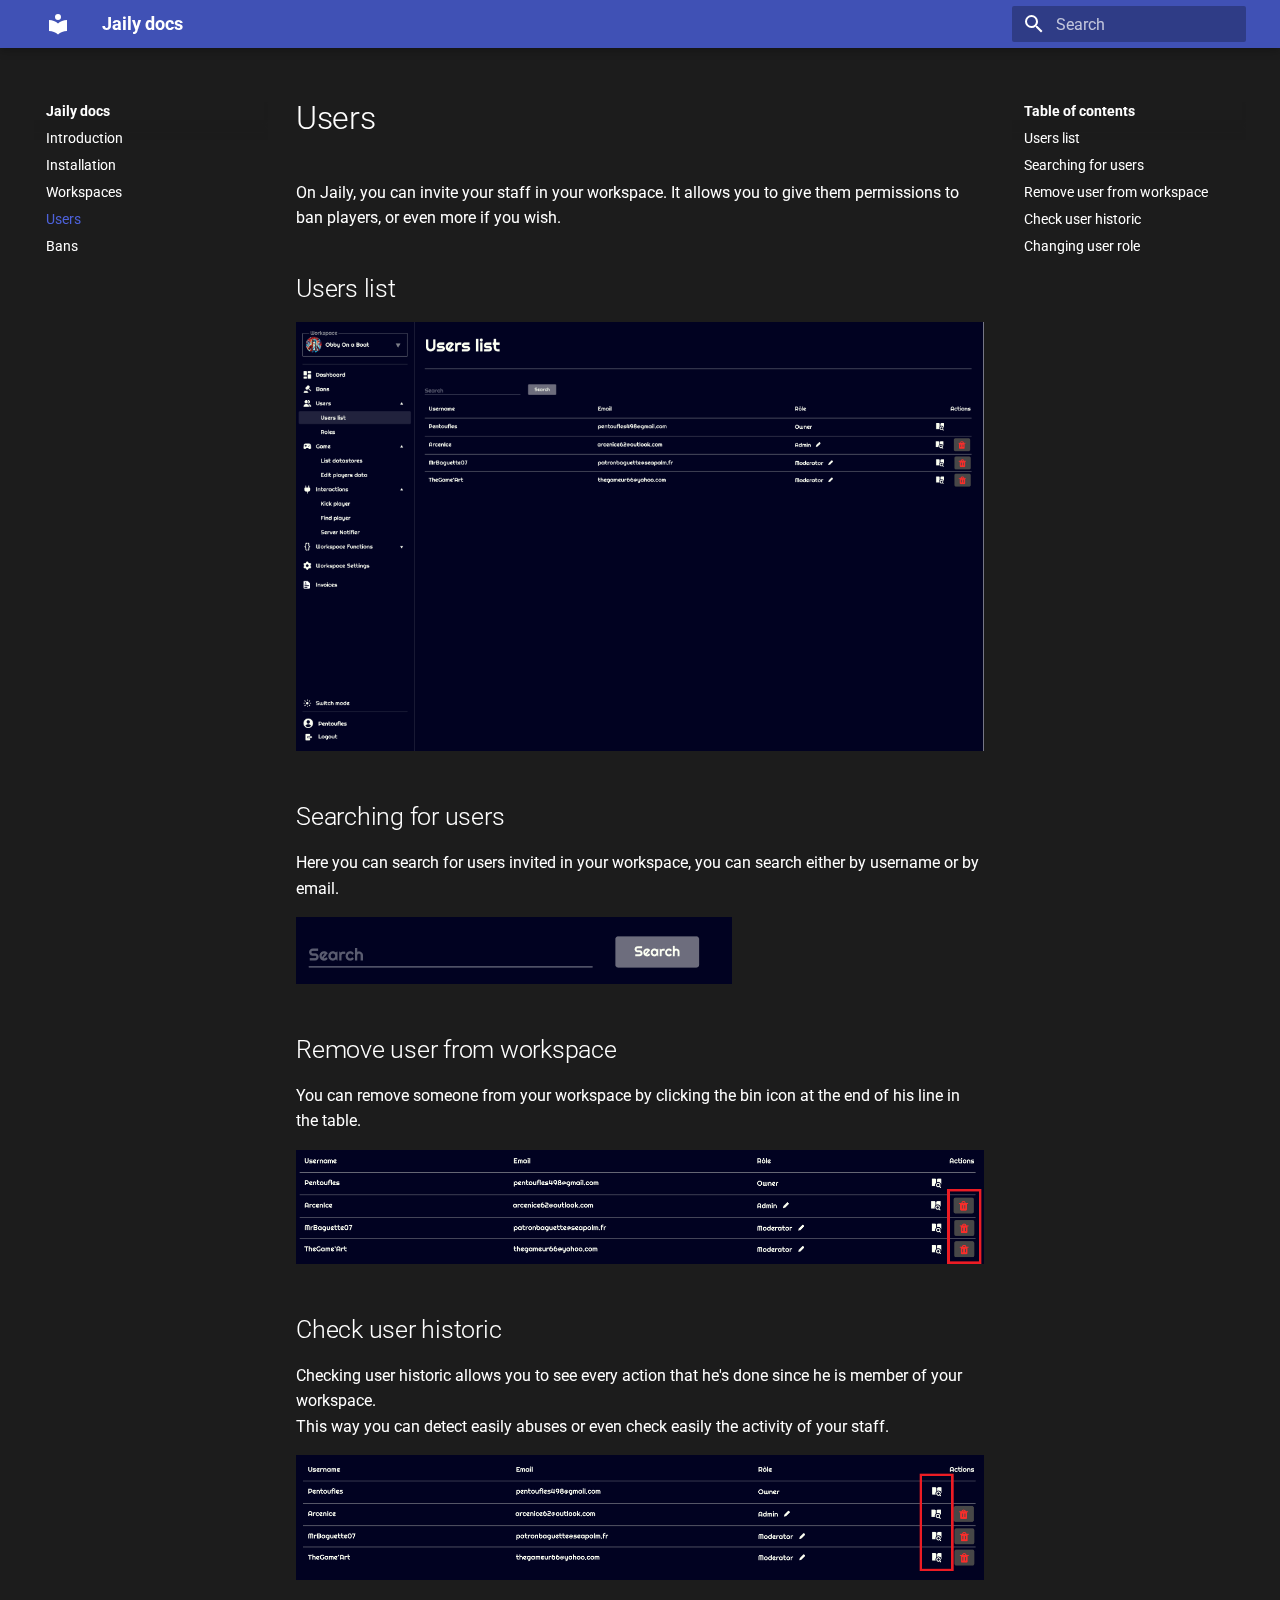
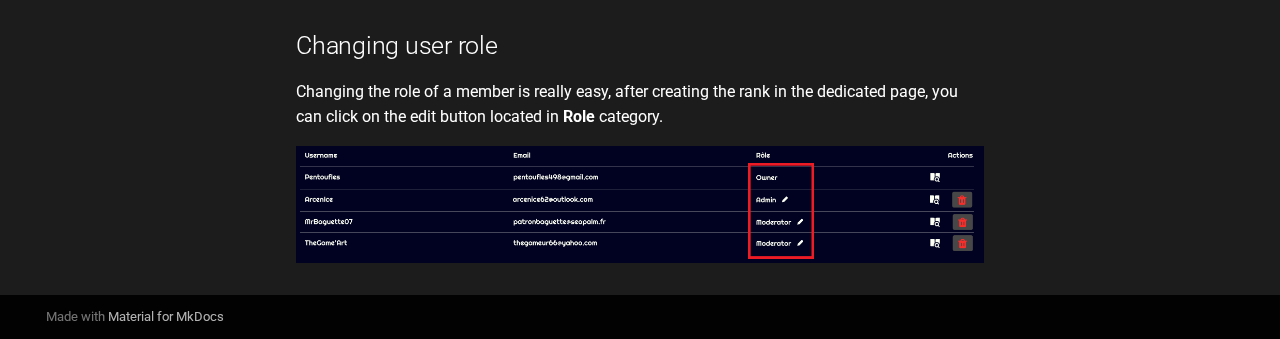
<file: users/index.html>
<!doctype html>
<html lang="en" class="no-js">
  <head>
    
      <meta charset="utf-8">
      <meta name="viewport" content="width=device-width,initial-scale=1">
      
      
      
      
        <link rel="prev" href="../workspace_settings/">
      
      
        <link rel="next" href="../bans/">
      
      
      <link rel="icon" href="../assets/images/favicon.png">
      <meta name="generator" content="mkdocs-1.5.3, mkdocs-material-9.5.6">
    
    
      
        <title>Users - Jaily docs</title>
      
    
    
      <link rel="stylesheet" href="../assets/stylesheets/main.50c56a3b.min.css">
      
      


    
    
      
    
    
      
        
        
        <link rel="preconnect" href="https://fonts.gstatic.com" crossorigin>
        <link rel="stylesheet" href="https://fonts.googleapis.com/css?family=Roboto:300,300i,400,400i,700,700i%7CRoboto+Mono:400,400i,700,700i&display=fallback">
        <style>:root{--md-text-font:"Roboto";--md-code-font:"Roboto Mono"}</style>
      
    
    
      <link rel="stylesheet" href="../stylesheets/extra.css">
    
    <script>__md_scope=new URL("..",location),__md_hash=e=>[...e].reduce((e,_)=>(e<<5)-e+_.charCodeAt(0),0),__md_get=(e,_=localStorage,t=__md_scope)=>JSON.parse(_.getItem(t.pathname+"."+e)),__md_set=(e,_,t=localStorage,a=__md_scope)=>{try{t.setItem(a.pathname+"."+e,JSON.stringify(_))}catch(e){}}</script>
    
      

    
    
    
  </head>
  
  
    <body dir="ltr">
  
    
    <input class="md-toggle" data-md-toggle="drawer" type="checkbox" id="__drawer" autocomplete="off">
    <input class="md-toggle" data-md-toggle="search" type="checkbox" id="__search" autocomplete="off">
    <label class="md-overlay" for="__drawer"></label>
    <div data-md-component="skip">
      
        
        <a href="#users" class="md-skip">
          Skip to content
        </a>
      
    </div>
    <div data-md-component="announce">
      
    </div>
    
    
      

  

<header class="md-header md-header--shadow" data-md-component="header">
  <nav class="md-header__inner md-grid" aria-label="Header">
    <a href=".." title="Jaily docs" class="md-header__button md-logo" aria-label="Jaily docs" data-md-component="logo">
      
  
  <svg xmlns="http://www.w3.org/2000/svg" viewBox="0 0 24 24"><path d="M12 8a3 3 0 0 0 3-3 3 3 0 0 0-3-3 3 3 0 0 0-3 3 3 3 0 0 0 3 3m0 3.54C9.64 9.35 6.5 8 3 8v11c3.5 0 6.64 1.35 9 3.54 2.36-2.19 5.5-3.54 9-3.54V8c-3.5 0-6.64 1.35-9 3.54Z"/></svg>

    </a>
    <label class="md-header__button md-icon" for="__drawer">
      
      <svg xmlns="http://www.w3.org/2000/svg" viewBox="0 0 24 24"><path d="M3 6h18v2H3V6m0 5h18v2H3v-2m0 5h18v2H3v-2Z"/></svg>
    </label>
    <div class="md-header__title" data-md-component="header-title">
      <div class="md-header__ellipsis">
        <div class="md-header__topic">
          <span class="md-ellipsis">
            Jaily docs
          </span>
        </div>
        <div class="md-header__topic" data-md-component="header-topic">
          <span class="md-ellipsis">
            
              Users
            
          </span>
        </div>
      </div>
    </div>
    
    
      <script>var media,input,key,value,palette=__md_get("__palette");if(palette&&palette.color){"(prefers-color-scheme)"===palette.color.media&&(media=matchMedia("(prefers-color-scheme: light)"),input=document.querySelector(media.matches?"[data-md-color-media='(prefers-color-scheme: light)']":"[data-md-color-media='(prefers-color-scheme: dark)']"),palette.color.media=input.getAttribute("data-md-color-media"),palette.color.scheme=input.getAttribute("data-md-color-scheme"),palette.color.primary=input.getAttribute("data-md-color-primary"),palette.color.accent=input.getAttribute("data-md-color-accent"));for([key,value]of Object.entries(palette.color))document.body.setAttribute("data-md-color-"+key,value)}</script>
    
    
    
      <label class="md-header__button md-icon" for="__search">
        
        <svg xmlns="http://www.w3.org/2000/svg" viewBox="0 0 24 24"><path d="M9.5 3A6.5 6.5 0 0 1 16 9.5c0 1.61-.59 3.09-1.56 4.23l.27.27h.79l5 5-1.5 1.5-5-5v-.79l-.27-.27A6.516 6.516 0 0 1 9.5 16 6.5 6.5 0 0 1 3 9.5 6.5 6.5 0 0 1 9.5 3m0 2C7 5 5 7 5 9.5S7 14 9.5 14 14 12 14 9.5 12 5 9.5 5Z"/></svg>
      </label>
      <div class="md-search" data-md-component="search" role="dialog">
  <label class="md-search__overlay" for="__search"></label>
  <div class="md-search__inner" role="search">
    <form class="md-search__form" name="search">
      <input type="text" class="md-search__input" name="query" aria-label="Search" placeholder="Search" autocapitalize="off" autocorrect="off" autocomplete="off" spellcheck="false" data-md-component="search-query" required>
      <label class="md-search__icon md-icon" for="__search">
        
        <svg xmlns="http://www.w3.org/2000/svg" viewBox="0 0 24 24"><path d="M9.5 3A6.5 6.5 0 0 1 16 9.5c0 1.61-.59 3.09-1.56 4.23l.27.27h.79l5 5-1.5 1.5-5-5v-.79l-.27-.27A6.516 6.516 0 0 1 9.5 16 6.5 6.5 0 0 1 3 9.5 6.5 6.5 0 0 1 9.5 3m0 2C7 5 5 7 5 9.5S7 14 9.5 14 14 12 14 9.5 12 5 9.5 5Z"/></svg>
        
        <svg xmlns="http://www.w3.org/2000/svg" viewBox="0 0 24 24"><path d="M20 11v2H8l5.5 5.5-1.42 1.42L4.16 12l7.92-7.92L13.5 5.5 8 11h12Z"/></svg>
      </label>
      <nav class="md-search__options" aria-label="Search">
        
        <button type="reset" class="md-search__icon md-icon" title="Clear" aria-label="Clear" tabindex="-1">
          
          <svg xmlns="http://www.w3.org/2000/svg" viewBox="0 0 24 24"><path d="M19 6.41 17.59 5 12 10.59 6.41 5 5 6.41 10.59 12 5 17.59 6.41 19 12 13.41 17.59 19 19 17.59 13.41 12 19 6.41Z"/></svg>
        </button>
      </nav>
      
    </form>
    <div class="md-search__output">
      <div class="md-search__scrollwrap" data-md-scrollfix>
        <div class="md-search-result" data-md-component="search-result">
          <div class="md-search-result__meta">
            Initializing search
          </div>
          <ol class="md-search-result__list" role="presentation"></ol>
        </div>
      </div>
    </div>
  </div>
</div>
    
    
  </nav>
  
</header>
    
    <div class="md-container" data-md-component="container">
      
      
        
          
        
      
      <main class="md-main" data-md-component="main">
        <div class="md-main__inner md-grid">
          
            
              
              <div class="md-sidebar md-sidebar--primary" data-md-component="sidebar" data-md-type="navigation" >
                <div class="md-sidebar__scrollwrap">
                  <div class="md-sidebar__inner">
                    



<nav class="md-nav md-nav--primary" aria-label="Navigation" data-md-level="0">
  <label class="md-nav__title" for="__drawer">
    <a href=".." title="Jaily docs" class="md-nav__button md-logo" aria-label="Jaily docs" data-md-component="logo">
      
  
  <svg xmlns="http://www.w3.org/2000/svg" viewBox="0 0 24 24"><path d="M12 8a3 3 0 0 0 3-3 3 3 0 0 0-3-3 3 3 0 0 0-3 3 3 3 0 0 0 3 3m0 3.54C9.64 9.35 6.5 8 3 8v11c3.5 0 6.64 1.35 9 3.54 2.36-2.19 5.5-3.54 9-3.54V8c-3.5 0-6.64 1.35-9 3.54Z"/></svg>

    </a>
    Jaily docs
  </label>
  
  <ul class="md-nav__list" data-md-scrollfix>
    
      
      
  
  
  
  
    <li class="md-nav__item">
      <a href=".." class="md-nav__link">
        
  
  <span class="md-ellipsis">
    Introduction
  </span>
  

      </a>
    </li>
  

    
      
      
  
  
  
  
    <li class="md-nav__item">
      <a href="../install/" class="md-nav__link">
        
  
  <span class="md-ellipsis">
    Installation
  </span>
  

      </a>
    </li>
  

    
      
      
  
  
  
  
    <li class="md-nav__item">
      <a href="../workspace_settings/" class="md-nav__link">
        
  
  <span class="md-ellipsis">
    Workspaces
  </span>
  

      </a>
    </li>
  

    
      
      
  
  
    
  
  
  
    <li class="md-nav__item md-nav__item--active">
      
      <input class="md-nav__toggle md-toggle" type="checkbox" id="__toc">
      
      
        
      
      
        <label class="md-nav__link md-nav__link--active" for="__toc">
          
  
  <span class="md-ellipsis">
    Users
  </span>
  

          <span class="md-nav__icon md-icon"></span>
        </label>
      
      <a href="./" class="md-nav__link md-nav__link--active">
        
  
  <span class="md-ellipsis">
    Users
  </span>
  

      </a>
      
        

<nav class="md-nav md-nav--secondary" aria-label="Table of contents">
  
  
  
    
  
  
    <label class="md-nav__title" for="__toc">
      <span class="md-nav__icon md-icon"></span>
      Table of contents
    </label>
    <ul class="md-nav__list" data-md-component="toc" data-md-scrollfix>
      
        <li class="md-nav__item">
  <a href="#users-list" class="md-nav__link">
    <span class="md-ellipsis">
      Users list
    </span>
  </a>
  
</li>
      
        <li class="md-nav__item">
  <a href="#searching-for-users" class="md-nav__link">
    <span class="md-ellipsis">
      Searching for users
    </span>
  </a>
  
</li>
      
        <li class="md-nav__item">
  <a href="#remove-user-from-workspace" class="md-nav__link">
    <span class="md-ellipsis">
      Remove user from workspace
    </span>
  </a>
  
</li>
      
        <li class="md-nav__item">
  <a href="#check-user-historic" class="md-nav__link">
    <span class="md-ellipsis">
      Check user historic
    </span>
  </a>
  
</li>
      
        <li class="md-nav__item">
  <a href="#changing-user-role" class="md-nav__link">
    <span class="md-ellipsis">
      Changing user role
    </span>
  </a>
  
</li>
      
    </ul>
  
</nav>
      
    </li>
  

    
      
      
  
  
  
  
    <li class="md-nav__item">
      <a href="../bans/" class="md-nav__link">
        
  
  <span class="md-ellipsis">
    Bans
  </span>
  

      </a>
    </li>
  

    
  </ul>
</nav>
                  </div>
                </div>
              </div>
            
            
              
              <div class="md-sidebar md-sidebar--secondary" data-md-component="sidebar" data-md-type="toc" >
                <div class="md-sidebar__scrollwrap">
                  <div class="md-sidebar__inner">
                    

<nav class="md-nav md-nav--secondary" aria-label="Table of contents">
  
  
  
    
  
  
    <label class="md-nav__title" for="__toc">
      <span class="md-nav__icon md-icon"></span>
      Table of contents
    </label>
    <ul class="md-nav__list" data-md-component="toc" data-md-scrollfix>
      
        <li class="md-nav__item">
  <a href="#users-list" class="md-nav__link">
    <span class="md-ellipsis">
      Users list
    </span>
  </a>
  
</li>
      
        <li class="md-nav__item">
  <a href="#searching-for-users" class="md-nav__link">
    <span class="md-ellipsis">
      Searching for users
    </span>
  </a>
  
</li>
      
        <li class="md-nav__item">
  <a href="#remove-user-from-workspace" class="md-nav__link">
    <span class="md-ellipsis">
      Remove user from workspace
    </span>
  </a>
  
</li>
      
        <li class="md-nav__item">
  <a href="#check-user-historic" class="md-nav__link">
    <span class="md-ellipsis">
      Check user historic
    </span>
  </a>
  
</li>
      
        <li class="md-nav__item">
  <a href="#changing-user-role" class="md-nav__link">
    <span class="md-ellipsis">
      Changing user role
    </span>
  </a>
  
</li>
      
    </ul>
  
</nav>
                  </div>
                </div>
              </div>
            
          
          
            <div class="md-content" data-md-component="content">
              <article class="md-content__inner md-typeset">
                
                  


<h1 id="users">Users</h1>
<p>On Jaily, you can invite your staff in your workspace. It allows you to give them permissions to ban players, or even more if you wish.</p>
<h2 id="users-list">Users list</h2>
<p><img alt="Users list" src="../img/users_list.png" /></p>
<h2 id="searching-for-users">Searching for users</h2>
<p>Here you can search for users invited in your workspace, you can search either by username or by email.</p>
<p><img alt="Search users" src="../img/search_user.png" /></p>
<h2 id="remove-user-from-workspace">Remove user from workspace</h2>
<p>You can remove someone from your workspace by clicking the bin icon at the end of his line in the table.</p>
<p><img alt="Remove user" src="../img/remove_user.png" /></p>
<h2 id="check-user-historic">Check user historic</h2>
<p>Checking user historic allows you to see every action that he's done since he is member of your workspace.<br />
This way you can detect easily abuses or even check easily the activity of your staff.</p>
<p><img alt="Check user historic" src="../img/check_historic.png" /></p>
<h2 id="changing-user-role">Changing user role</h2>
<p>Changing the role of a member is really easy, after creating the rank in the dedicated page, you can click on the edit button located in <strong>Role</strong> category.</p>
<p><img alt="Change role" src="../img/change_role.png" /></p>












                
              </article>
            </div>
          
          
<script>var target=document.getElementById(location.hash.slice(1));target&&target.name&&(target.checked=target.name.startsWith("__tabbed_"))</script>
        </div>
        
      </main>
      
        <footer class="md-footer">
  
  <div class="md-footer-meta md-typeset">
    <div class="md-footer-meta__inner md-grid">
      <div class="md-copyright">
  
  
    Made with
    <a href="https://squidfunk.github.io/mkdocs-material/" target="_blank" rel="noopener">
      Material for MkDocs
    </a>
  
</div>
      
    </div>
  </div>
</footer>
      
    </div>
    <div class="md-dialog" data-md-component="dialog">
      <div class="md-dialog__inner md-typeset"></div>
    </div>
    
    
    <script id="__config" type="application/json">{"base": "..", "features": [], "search": "../assets/javascripts/workers/search.b8dbb3d2.min.js", "translations": {"clipboard.copied": "Copied to clipboard", "clipboard.copy": "Copy to clipboard", "search.result.more.one": "1 more on this page", "search.result.more.other": "# more on this page", "search.result.none": "No matching documents", "search.result.one": "1 matching document", "search.result.other": "# matching documents", "search.result.placeholder": "Type to start searching", "search.result.term.missing": "Missing", "select.version": "Select version"}}</script>
    
    
      <script src="../assets/javascripts/bundle.e1c3ead8.min.js"></script>
      
    
  </body>
</html>
</file>
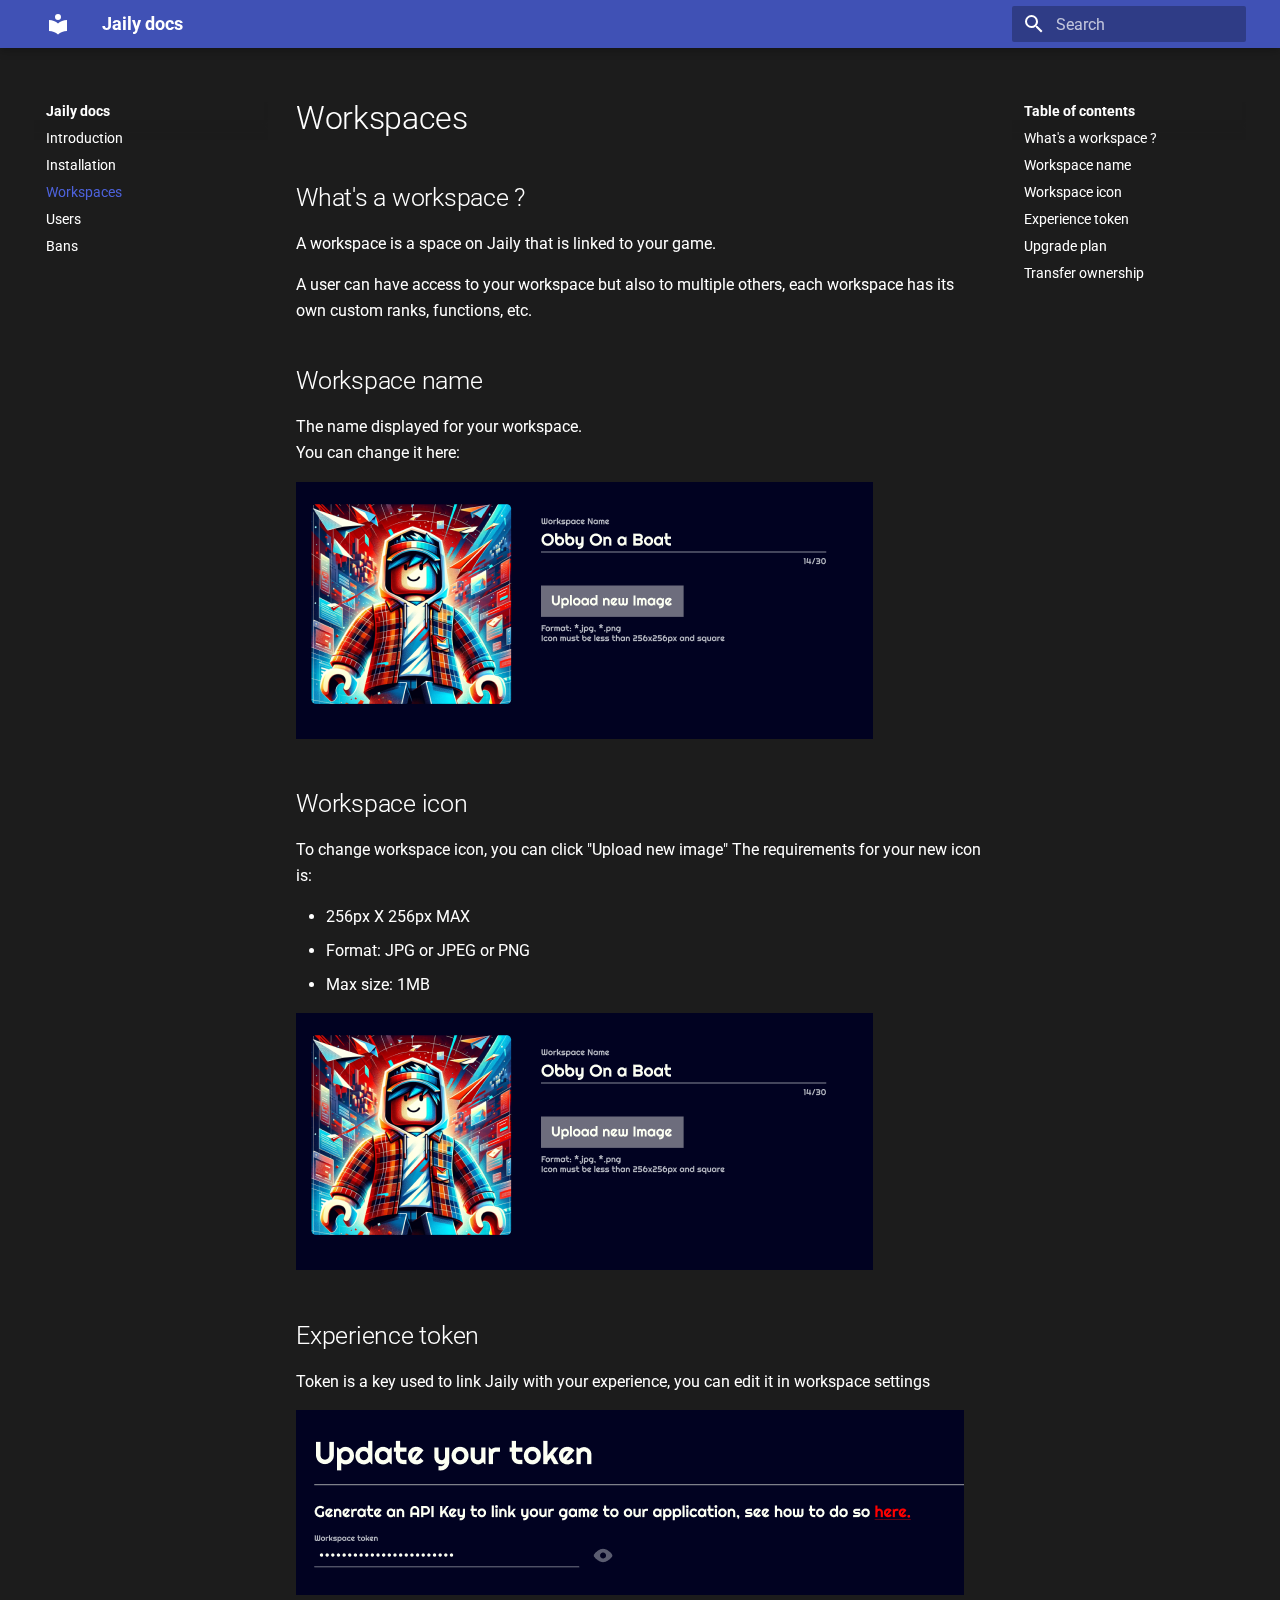
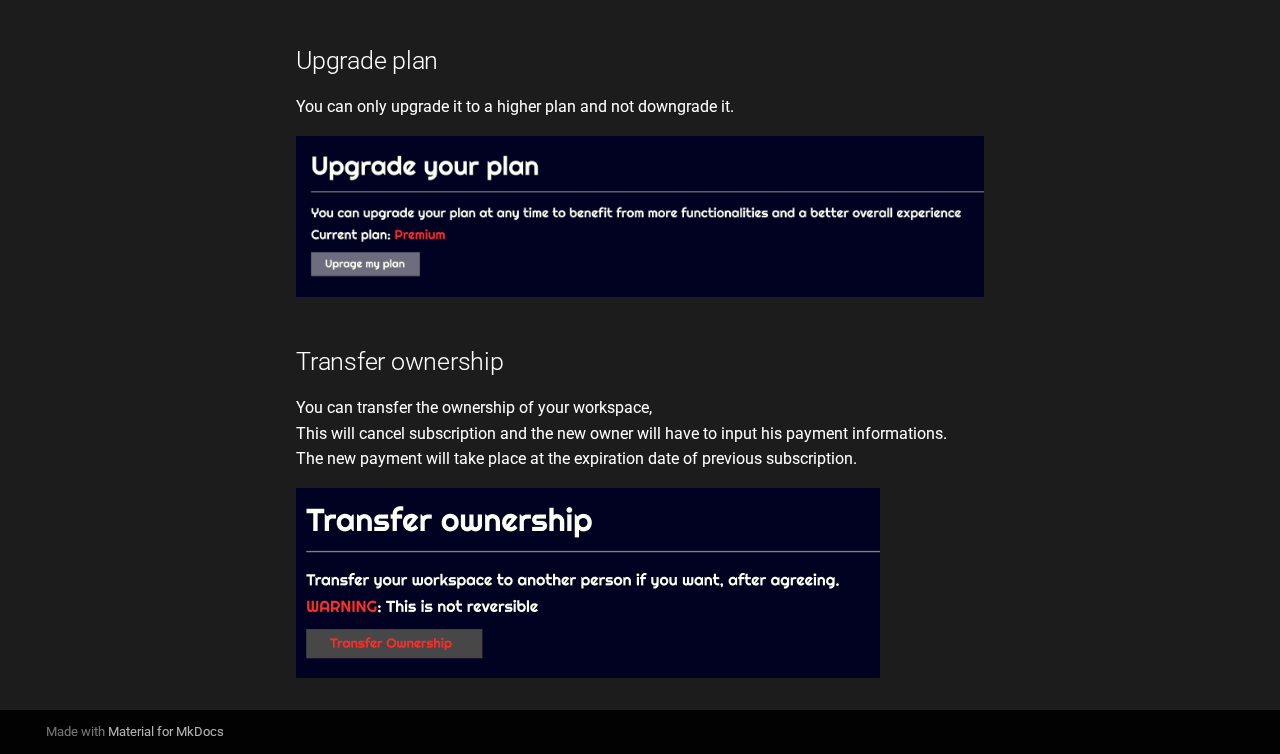
<file: workspace_settings/index.html>
<!doctype html>
<html lang="en" class="no-js">
  <head>
    
      <meta charset="utf-8">
      <meta name="viewport" content="width=device-width,initial-scale=1">
      
      
      
      
        <link rel="prev" href="../install/">
      
      
        <link rel="next" href="../users/">
      
      
      <link rel="icon" href="../assets/images/favicon.png">
      <meta name="generator" content="mkdocs-1.5.3, mkdocs-material-9.5.6">
    
    
      
        <title>Workspaces - Jaily docs</title>
      
    
    
      <link rel="stylesheet" href="../assets/stylesheets/main.50c56a3b.min.css">
      
      


    
    
      
    
    
      
        
        
        <link rel="preconnect" href="https://fonts.gstatic.com" crossorigin>
        <link rel="stylesheet" href="https://fonts.googleapis.com/css?family=Roboto:300,300i,400,400i,700,700i%7CRoboto+Mono:400,400i,700,700i&display=fallback">
        <style>:root{--md-text-font:"Roboto";--md-code-font:"Roboto Mono"}</style>
      
    
    
      <link rel="stylesheet" href="../stylesheets/extra.css">
    
    <script>__md_scope=new URL("..",location),__md_hash=e=>[...e].reduce((e,_)=>(e<<5)-e+_.charCodeAt(0),0),__md_get=(e,_=localStorage,t=__md_scope)=>JSON.parse(_.getItem(t.pathname+"."+e)),__md_set=(e,_,t=localStorage,a=__md_scope)=>{try{t.setItem(a.pathname+"."+e,JSON.stringify(_))}catch(e){}}</script>
    
      

    
    
    
  </head>
  
  
    <body dir="ltr">
  
    
    <input class="md-toggle" data-md-toggle="drawer" type="checkbox" id="__drawer" autocomplete="off">
    <input class="md-toggle" data-md-toggle="search" type="checkbox" id="__search" autocomplete="off">
    <label class="md-overlay" for="__drawer"></label>
    <div data-md-component="skip">
      
        
        <a href="#workspaces" class="md-skip">
          Skip to content
        </a>
      
    </div>
    <div data-md-component="announce">
      
    </div>
    
    
      

  

<header class="md-header md-header--shadow" data-md-component="header">
  <nav class="md-header__inner md-grid" aria-label="Header">
    <a href=".." title="Jaily docs" class="md-header__button md-logo" aria-label="Jaily docs" data-md-component="logo">
      
  
  <svg xmlns="http://www.w3.org/2000/svg" viewBox="0 0 24 24"><path d="M12 8a3 3 0 0 0 3-3 3 3 0 0 0-3-3 3 3 0 0 0-3 3 3 3 0 0 0 3 3m0 3.54C9.64 9.35 6.5 8 3 8v11c3.5 0 6.64 1.35 9 3.54 2.36-2.19 5.5-3.54 9-3.54V8c-3.5 0-6.64 1.35-9 3.54Z"/></svg>

    </a>
    <label class="md-header__button md-icon" for="__drawer">
      
      <svg xmlns="http://www.w3.org/2000/svg" viewBox="0 0 24 24"><path d="M3 6h18v2H3V6m0 5h18v2H3v-2m0 5h18v2H3v-2Z"/></svg>
    </label>
    <div class="md-header__title" data-md-component="header-title">
      <div class="md-header__ellipsis">
        <div class="md-header__topic">
          <span class="md-ellipsis">
            Jaily docs
          </span>
        </div>
        <div class="md-header__topic" data-md-component="header-topic">
          <span class="md-ellipsis">
            
              Workspaces
            
          </span>
        </div>
      </div>
    </div>
    
    
      <script>var media,input,key,value,palette=__md_get("__palette");if(palette&&palette.color){"(prefers-color-scheme)"===palette.color.media&&(media=matchMedia("(prefers-color-scheme: light)"),input=document.querySelector(media.matches?"[data-md-color-media='(prefers-color-scheme: light)']":"[data-md-color-media='(prefers-color-scheme: dark)']"),palette.color.media=input.getAttribute("data-md-color-media"),palette.color.scheme=input.getAttribute("data-md-color-scheme"),palette.color.primary=input.getAttribute("data-md-color-primary"),palette.color.accent=input.getAttribute("data-md-color-accent"));for([key,value]of Object.entries(palette.color))document.body.setAttribute("data-md-color-"+key,value)}</script>
    
    
    
      <label class="md-header__button md-icon" for="__search">
        
        <svg xmlns="http://www.w3.org/2000/svg" viewBox="0 0 24 24"><path d="M9.5 3A6.5 6.5 0 0 1 16 9.5c0 1.61-.59 3.09-1.56 4.23l.27.27h.79l5 5-1.5 1.5-5-5v-.79l-.27-.27A6.516 6.516 0 0 1 9.5 16 6.5 6.5 0 0 1 3 9.5 6.5 6.5 0 0 1 9.5 3m0 2C7 5 5 7 5 9.5S7 14 9.5 14 14 12 14 9.5 12 5 9.5 5Z"/></svg>
      </label>
      <div class="md-search" data-md-component="search" role="dialog">
  <label class="md-search__overlay" for="__search"></label>
  <div class="md-search__inner" role="search">
    <form class="md-search__form" name="search">
      <input type="text" class="md-search__input" name="query" aria-label="Search" placeholder="Search" autocapitalize="off" autocorrect="off" autocomplete="off" spellcheck="false" data-md-component="search-query" required>
      <label class="md-search__icon md-icon" for="__search">
        
        <svg xmlns="http://www.w3.org/2000/svg" viewBox="0 0 24 24"><path d="M9.5 3A6.5 6.5 0 0 1 16 9.5c0 1.61-.59 3.09-1.56 4.23l.27.27h.79l5 5-1.5 1.5-5-5v-.79l-.27-.27A6.516 6.516 0 0 1 9.5 16 6.5 6.5 0 0 1 3 9.5 6.5 6.5 0 0 1 9.5 3m0 2C7 5 5 7 5 9.5S7 14 9.5 14 14 12 14 9.5 12 5 9.5 5Z"/></svg>
        
        <svg xmlns="http://www.w3.org/2000/svg" viewBox="0 0 24 24"><path d="M20 11v2H8l5.5 5.5-1.42 1.42L4.16 12l7.92-7.92L13.5 5.5 8 11h12Z"/></svg>
      </label>
      <nav class="md-search__options" aria-label="Search">
        
        <button type="reset" class="md-search__icon md-icon" title="Clear" aria-label="Clear" tabindex="-1">
          
          <svg xmlns="http://www.w3.org/2000/svg" viewBox="0 0 24 24"><path d="M19 6.41 17.59 5 12 10.59 6.41 5 5 6.41 10.59 12 5 17.59 6.41 19 12 13.41 17.59 19 19 17.59 13.41 12 19 6.41Z"/></svg>
        </button>
      </nav>
      
    </form>
    <div class="md-search__output">
      <div class="md-search__scrollwrap" data-md-scrollfix>
        <div class="md-search-result" data-md-component="search-result">
          <div class="md-search-result__meta">
            Initializing search
          </div>
          <ol class="md-search-result__list" role="presentation"></ol>
        </div>
      </div>
    </div>
  </div>
</div>
    
    
  </nav>
  
</header>
    
    <div class="md-container" data-md-component="container">
      
      
        
          
        
      
      <main class="md-main" data-md-component="main">
        <div class="md-main__inner md-grid">
          
            
              
              <div class="md-sidebar md-sidebar--primary" data-md-component="sidebar" data-md-type="navigation" >
                <div class="md-sidebar__scrollwrap">
                  <div class="md-sidebar__inner">
                    



<nav class="md-nav md-nav--primary" aria-label="Navigation" data-md-level="0">
  <label class="md-nav__title" for="__drawer">
    <a href=".." title="Jaily docs" class="md-nav__button md-logo" aria-label="Jaily docs" data-md-component="logo">
      
  
  <svg xmlns="http://www.w3.org/2000/svg" viewBox="0 0 24 24"><path d="M12 8a3 3 0 0 0 3-3 3 3 0 0 0-3-3 3 3 0 0 0-3 3 3 3 0 0 0 3 3m0 3.54C9.64 9.35 6.5 8 3 8v11c3.5 0 6.64 1.35 9 3.54 2.36-2.19 5.5-3.54 9-3.54V8c-3.5 0-6.64 1.35-9 3.54Z"/></svg>

    </a>
    Jaily docs
  </label>
  
  <ul class="md-nav__list" data-md-scrollfix>
    
      
      
  
  
  
  
    <li class="md-nav__item">
      <a href=".." class="md-nav__link">
        
  
  <span class="md-ellipsis">
    Introduction
  </span>
  

      </a>
    </li>
  

    
      
      
  
  
  
  
    <li class="md-nav__item">
      <a href="../install/" class="md-nav__link">
        
  
  <span class="md-ellipsis">
    Installation
  </span>
  

      </a>
    </li>
  

    
      
      
  
  
    
  
  
  
    <li class="md-nav__item md-nav__item--active">
      
      <input class="md-nav__toggle md-toggle" type="checkbox" id="__toc">
      
      
        
      
      
        <label class="md-nav__link md-nav__link--active" for="__toc">
          
  
  <span class="md-ellipsis">
    Workspaces
  </span>
  

          <span class="md-nav__icon md-icon"></span>
        </label>
      
      <a href="./" class="md-nav__link md-nav__link--active">
        
  
  <span class="md-ellipsis">
    Workspaces
  </span>
  

      </a>
      
        

<nav class="md-nav md-nav--secondary" aria-label="Table of contents">
  
  
  
    
  
  
    <label class="md-nav__title" for="__toc">
      <span class="md-nav__icon md-icon"></span>
      Table of contents
    </label>
    <ul class="md-nav__list" data-md-component="toc" data-md-scrollfix>
      
        <li class="md-nav__item">
  <a href="#whats-a-workspace" class="md-nav__link">
    <span class="md-ellipsis">
      What's a workspace ?
    </span>
  </a>
  
</li>
      
        <li class="md-nav__item">
  <a href="#workspace-name" class="md-nav__link">
    <span class="md-ellipsis">
      Workspace name
    </span>
  </a>
  
</li>
      
        <li class="md-nav__item">
  <a href="#workspace-icon" class="md-nav__link">
    <span class="md-ellipsis">
      Workspace icon
    </span>
  </a>
  
</li>
      
        <li class="md-nav__item">
  <a href="#experience-token" class="md-nav__link">
    <span class="md-ellipsis">
      Experience token
    </span>
  </a>
  
</li>
      
        <li class="md-nav__item">
  <a href="#upgrade-plan" class="md-nav__link">
    <span class="md-ellipsis">
      Upgrade plan
    </span>
  </a>
  
</li>
      
        <li class="md-nav__item">
  <a href="#transfer-ownership" class="md-nav__link">
    <span class="md-ellipsis">
      Transfer ownership
    </span>
  </a>
  
</li>
      
    </ul>
  
</nav>
      
    </li>
  

    
      
      
  
  
  
  
    <li class="md-nav__item">
      <a href="../users/" class="md-nav__link">
        
  
  <span class="md-ellipsis">
    Users
  </span>
  

      </a>
    </li>
  

    
      
      
  
  
  
  
    <li class="md-nav__item">
      <a href="../bans/" class="md-nav__link">
        
  
  <span class="md-ellipsis">
    Bans
  </span>
  

      </a>
    </li>
  

    
  </ul>
</nav>
                  </div>
                </div>
              </div>
            
            
              
              <div class="md-sidebar md-sidebar--secondary" data-md-component="sidebar" data-md-type="toc" >
                <div class="md-sidebar__scrollwrap">
                  <div class="md-sidebar__inner">
                    

<nav class="md-nav md-nav--secondary" aria-label="Table of contents">
  
  
  
    
  
  
    <label class="md-nav__title" for="__toc">
      <span class="md-nav__icon md-icon"></span>
      Table of contents
    </label>
    <ul class="md-nav__list" data-md-component="toc" data-md-scrollfix>
      
        <li class="md-nav__item">
  <a href="#whats-a-workspace" class="md-nav__link">
    <span class="md-ellipsis">
      What's a workspace ?
    </span>
  </a>
  
</li>
      
        <li class="md-nav__item">
  <a href="#workspace-name" class="md-nav__link">
    <span class="md-ellipsis">
      Workspace name
    </span>
  </a>
  
</li>
      
        <li class="md-nav__item">
  <a href="#workspace-icon" class="md-nav__link">
    <span class="md-ellipsis">
      Workspace icon
    </span>
  </a>
  
</li>
      
        <li class="md-nav__item">
  <a href="#experience-token" class="md-nav__link">
    <span class="md-ellipsis">
      Experience token
    </span>
  </a>
  
</li>
      
        <li class="md-nav__item">
  <a href="#upgrade-plan" class="md-nav__link">
    <span class="md-ellipsis">
      Upgrade plan
    </span>
  </a>
  
</li>
      
        <li class="md-nav__item">
  <a href="#transfer-ownership" class="md-nav__link">
    <span class="md-ellipsis">
      Transfer ownership
    </span>
  </a>
  
</li>
      
    </ul>
  
</nav>
                  </div>
                </div>
              </div>
            
          
          
            <div class="md-content" data-md-component="content">
              <article class="md-content__inner md-typeset">
                
                  


<h1 id="workspaces">Workspaces</h1>
<h2 id="whats-a-workspace">What's a workspace ?</h2>
<p>A workspace is a space on Jaily that is linked to your game. </p>
<p>A user can have access to your workspace but also to multiple others, each workspace has its own custom ranks, functions, etc.</p>
<h2 id="workspace-name">Workspace name</h2>
<p>The name displayed for your workspace.<br />
You can change it here: </p>
<p><img alt="Change workspace name" src="../img/change_icon.png" /></p>
<h2 id="workspace-icon">Workspace icon</h2>
<p>To change workspace icon, you can click "Upload new image"
The requirements for your new icon is:  </p>
<ul>
<li>256px X 256px MAX  </li>
<li>Format: JPG or JPEG or PNG</li>
<li>Max size: 1MB</li>
</ul>
<p><img alt="Change icon" src="../img/change_icon.png" /></p>
<h2 id="experience-token">Experience token</h2>
<p>Token is a key used to link Jaily with your experience, you can edit it in workspace settings</p>
<p><img alt="Update token" src="../img/update_token_part.png" /></p>
<h2 id="upgrade-plan">Upgrade plan</h2>
<p>You can only upgrade it to a higher plan and not downgrade it.</p>
<p><img alt="Upgrade plan" src="../img/upgrade_plan.png" /></p>
<h2 id="transfer-ownership">Transfer ownership</h2>
<p>You can transfer the ownership of your workspace,<br />
This will cancel subscription and the new owner will have to input his payment informations.<br />
The new payment will take place at the expiration date of previous subscription.</p>
<p><img alt="Transfer ownership" src="../img/transfer_owner.png" /></p>












                
              </article>
            </div>
          
          
<script>var target=document.getElementById(location.hash.slice(1));target&&target.name&&(target.checked=target.name.startsWith("__tabbed_"))</script>
        </div>
        
      </main>
      
        <footer class="md-footer">
  
  <div class="md-footer-meta md-typeset">
    <div class="md-footer-meta__inner md-grid">
      <div class="md-copyright">
  
  
    Made with
    <a href="https://squidfunk.github.io/mkdocs-material/" target="_blank" rel="noopener">
      Material for MkDocs
    </a>
  
</div>
      
    </div>
  </div>
</footer>
      
    </div>
    <div class="md-dialog" data-md-component="dialog">
      <div class="md-dialog__inner md-typeset"></div>
    </div>
    
    
    <script id="__config" type="application/json">{"base": "..", "features": [], "search": "../assets/javascripts/workers/search.b8dbb3d2.min.js", "translations": {"clipboard.copied": "Copied to clipboard", "clipboard.copy": "Copy to clipboard", "search.result.more.one": "1 more on this page", "search.result.more.other": "# more on this page", "search.result.none": "No matching documents", "search.result.one": "1 matching document", "search.result.other": "# matching documents", "search.result.placeholder": "Type to start searching", "search.result.term.missing": "Missing", "select.version": "Select version"}}</script>
    
    
      <script src="../assets/javascripts/bundle.e1c3ead8.min.js"></script>
      
    
  </body>
</html>
</file>
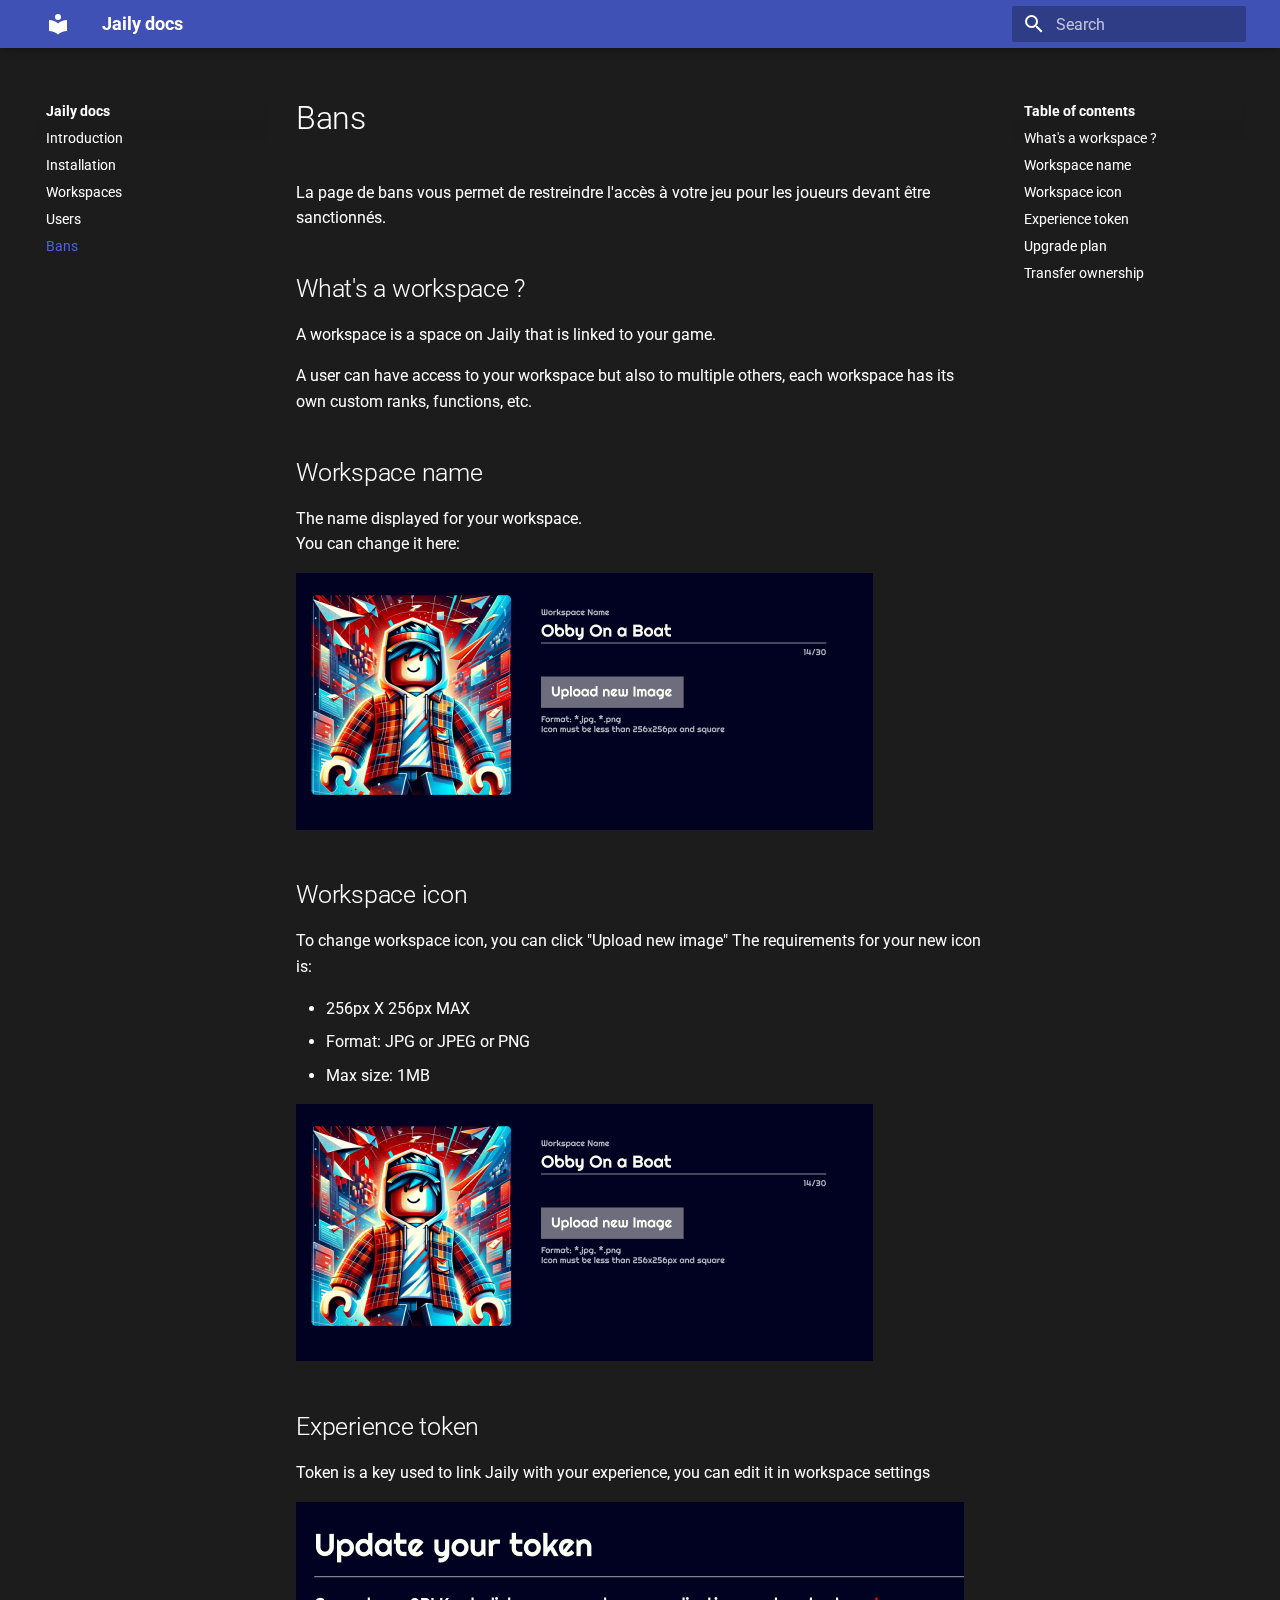
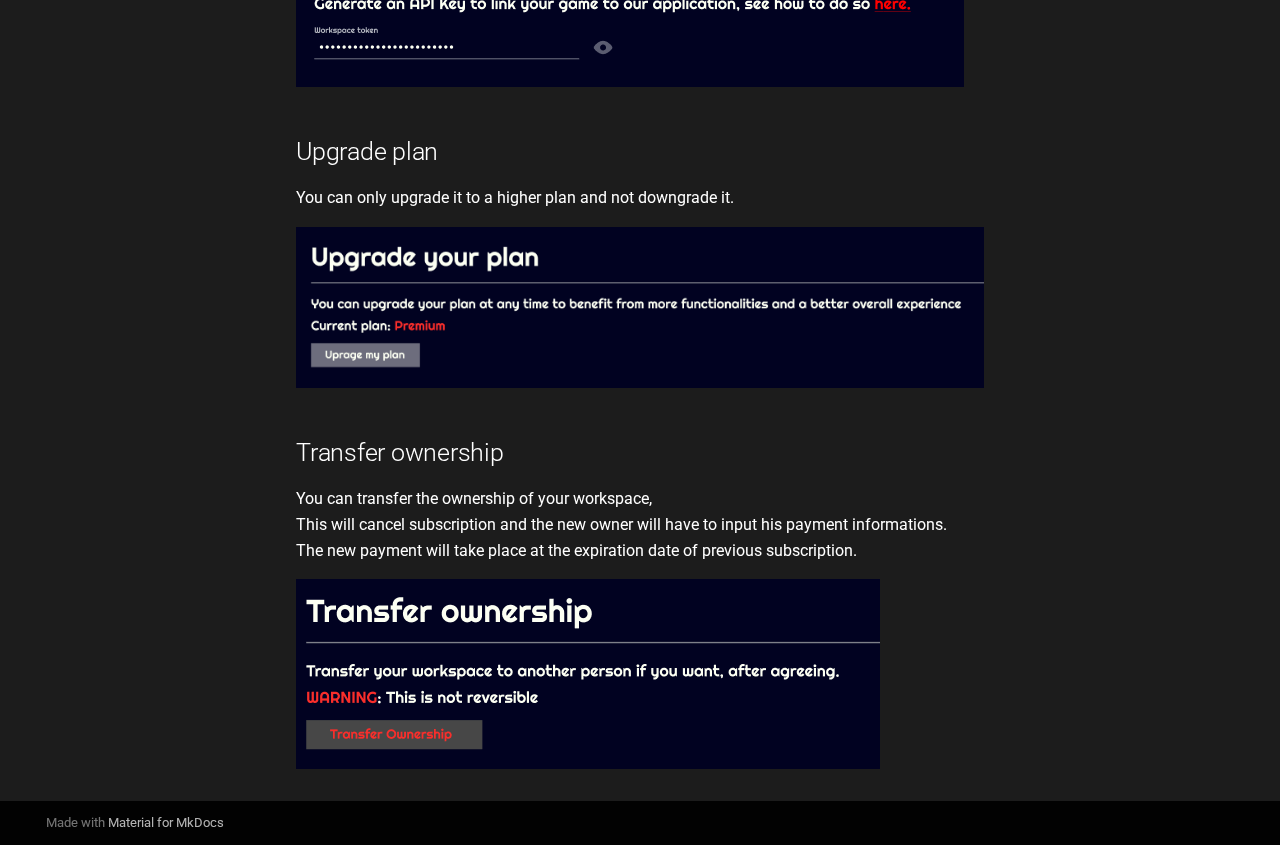
<file: site/bans/index.html>
<!doctype html>
<html lang="en" class="no-js">
  <head>
    
      <meta charset="utf-8">
      <meta name="viewport" content="width=device-width,initial-scale=1">
      
      
      
      
        <link rel="prev" href="../users/">
      
      
      
      <link rel="icon" href="../assets/images/favicon.png">
      <meta name="generator" content="mkdocs-1.5.3, mkdocs-material-9.5.6">
    
    
      
        <title>Bans - Jaily docs</title>
      
    
    
      <link rel="stylesheet" href="../assets/stylesheets/main.50c56a3b.min.css">
      
      


    
    
      
    
    
      
        
        
        <link rel="preconnect" href="https://fonts.gstatic.com" crossorigin>
        <link rel="stylesheet" href="https://fonts.googleapis.com/css?family=Roboto:300,300i,400,400i,700,700i%7CRoboto+Mono:400,400i,700,700i&display=fallback">
        <style>:root{--md-text-font:"Roboto";--md-code-font:"Roboto Mono"}</style>
      
    
    
      <link rel="stylesheet" href="../stylesheets/extra.css">
    
    <script>__md_scope=new URL("..",location),__md_hash=e=>[...e].reduce((e,_)=>(e<<5)-e+_.charCodeAt(0),0),__md_get=(e,_=localStorage,t=__md_scope)=>JSON.parse(_.getItem(t.pathname+"."+e)),__md_set=(e,_,t=localStorage,a=__md_scope)=>{try{t.setItem(a.pathname+"."+e,JSON.stringify(_))}catch(e){}}</script>
    
      

    
    
    
  </head>
  
  
    <body dir="ltr">
  
    
    <input class="md-toggle" data-md-toggle="drawer" type="checkbox" id="__drawer" autocomplete="off">
    <input class="md-toggle" data-md-toggle="search" type="checkbox" id="__search" autocomplete="off">
    <label class="md-overlay" for="__drawer"></label>
    <div data-md-component="skip">
      
        
        <a href="#bans" class="md-skip">
          Skip to content
        </a>
      
    </div>
    <div data-md-component="announce">
      
    </div>
    
    
      

  

<header class="md-header md-header--shadow" data-md-component="header">
  <nav class="md-header__inner md-grid" aria-label="Header">
    <a href=".." title="Jaily docs" class="md-header__button md-logo" aria-label="Jaily docs" data-md-component="logo">
      
  
  <svg xmlns="http://www.w3.org/2000/svg" viewBox="0 0 24 24"><path d="M12 8a3 3 0 0 0 3-3 3 3 0 0 0-3-3 3 3 0 0 0-3 3 3 3 0 0 0 3 3m0 3.54C9.64 9.35 6.5 8 3 8v11c3.5 0 6.64 1.35 9 3.54 2.36-2.19 5.5-3.54 9-3.54V8c-3.5 0-6.64 1.35-9 3.54Z"/></svg>

    </a>
    <label class="md-header__button md-icon" for="__drawer">
      
      <svg xmlns="http://www.w3.org/2000/svg" viewBox="0 0 24 24"><path d="M3 6h18v2H3V6m0 5h18v2H3v-2m0 5h18v2H3v-2Z"/></svg>
    </label>
    <div class="md-header__title" data-md-component="header-title">
      <div class="md-header__ellipsis">
        <div class="md-header__topic">
          <span class="md-ellipsis">
            Jaily docs
          </span>
        </div>
        <div class="md-header__topic" data-md-component="header-topic">
          <span class="md-ellipsis">
            
              Bans
            
          </span>
        </div>
      </div>
    </div>
    
    
      <script>var media,input,key,value,palette=__md_get("__palette");if(palette&&palette.color){"(prefers-color-scheme)"===palette.color.media&&(media=matchMedia("(prefers-color-scheme: light)"),input=document.querySelector(media.matches?"[data-md-color-media='(prefers-color-scheme: light)']":"[data-md-color-media='(prefers-color-scheme: dark)']"),palette.color.media=input.getAttribute("data-md-color-media"),palette.color.scheme=input.getAttribute("data-md-color-scheme"),palette.color.primary=input.getAttribute("data-md-color-primary"),palette.color.accent=input.getAttribute("data-md-color-accent"));for([key,value]of Object.entries(palette.color))document.body.setAttribute("data-md-color-"+key,value)}</script>
    
    
    
      <label class="md-header__button md-icon" for="__search">
        
        <svg xmlns="http://www.w3.org/2000/svg" viewBox="0 0 24 24"><path d="M9.5 3A6.5 6.5 0 0 1 16 9.5c0 1.61-.59 3.09-1.56 4.23l.27.27h.79l5 5-1.5 1.5-5-5v-.79l-.27-.27A6.516 6.516 0 0 1 9.5 16 6.5 6.5 0 0 1 3 9.5 6.5 6.5 0 0 1 9.5 3m0 2C7 5 5 7 5 9.5S7 14 9.5 14 14 12 14 9.5 12 5 9.5 5Z"/></svg>
      </label>
      <div class="md-search" data-md-component="search" role="dialog">
  <label class="md-search__overlay" for="__search"></label>
  <div class="md-search__inner" role="search">
    <form class="md-search__form" name="search">
      <input type="text" class="md-search__input" name="query" aria-label="Search" placeholder="Search" autocapitalize="off" autocorrect="off" autocomplete="off" spellcheck="false" data-md-component="search-query" required>
      <label class="md-search__icon md-icon" for="__search">
        
        <svg xmlns="http://www.w3.org/2000/svg" viewBox="0 0 24 24"><path d="M9.5 3A6.5 6.5 0 0 1 16 9.5c0 1.61-.59 3.09-1.56 4.23l.27.27h.79l5 5-1.5 1.5-5-5v-.79l-.27-.27A6.516 6.516 0 0 1 9.5 16 6.5 6.5 0 0 1 3 9.5 6.5 6.5 0 0 1 9.5 3m0 2C7 5 5 7 5 9.5S7 14 9.5 14 14 12 14 9.5 12 5 9.5 5Z"/></svg>
        
        <svg xmlns="http://www.w3.org/2000/svg" viewBox="0 0 24 24"><path d="M20 11v2H8l5.5 5.5-1.42 1.42L4.16 12l7.92-7.92L13.5 5.5 8 11h12Z"/></svg>
      </label>
      <nav class="md-search__options" aria-label="Search">
        
        <button type="reset" class="md-search__icon md-icon" title="Clear" aria-label="Clear" tabindex="-1">
          
          <svg xmlns="http://www.w3.org/2000/svg" viewBox="0 0 24 24"><path d="M19 6.41 17.59 5 12 10.59 6.41 5 5 6.41 10.59 12 5 17.59 6.41 19 12 13.41 17.59 19 19 17.59 13.41 12 19 6.41Z"/></svg>
        </button>
      </nav>
      
    </form>
    <div class="md-search__output">
      <div class="md-search__scrollwrap" data-md-scrollfix>
        <div class="md-search-result" data-md-component="search-result">
          <div class="md-search-result__meta">
            Initializing search
          </div>
          <ol class="md-search-result__list" role="presentation"></ol>
        </div>
      </div>
    </div>
  </div>
</div>
    
    
  </nav>
  
</header>
    
    <div class="md-container" data-md-component="container">
      
      
        
          
        
      
      <main class="md-main" data-md-component="main">
        <div class="md-main__inner md-grid">
          
            
              
              <div class="md-sidebar md-sidebar--primary" data-md-component="sidebar" data-md-type="navigation" >
                <div class="md-sidebar__scrollwrap">
                  <div class="md-sidebar__inner">
                    



<nav class="md-nav md-nav--primary" aria-label="Navigation" data-md-level="0">
  <label class="md-nav__title" for="__drawer">
    <a href=".." title="Jaily docs" class="md-nav__button md-logo" aria-label="Jaily docs" data-md-component="logo">
      
  
  <svg xmlns="http://www.w3.org/2000/svg" viewBox="0 0 24 24"><path d="M12 8a3 3 0 0 0 3-3 3 3 0 0 0-3-3 3 3 0 0 0-3 3 3 3 0 0 0 3 3m0 3.54C9.64 9.35 6.5 8 3 8v11c3.5 0 6.64 1.35 9 3.54 2.36-2.19 5.5-3.54 9-3.54V8c-3.5 0-6.64 1.35-9 3.54Z"/></svg>

    </a>
    Jaily docs
  </label>
  
  <ul class="md-nav__list" data-md-scrollfix>
    
      
      
  
  
  
  
    <li class="md-nav__item">
      <a href=".." class="md-nav__link">
        
  
  <span class="md-ellipsis">
    Introduction
  </span>
  

      </a>
    </li>
  

    
      
      
  
  
  
  
    <li class="md-nav__item">
      <a href="../install/" class="md-nav__link">
        
  
  <span class="md-ellipsis">
    Installation
  </span>
  

      </a>
    </li>
  

    
      
      
  
  
  
  
    <li class="md-nav__item">
      <a href="../workspace_settings/" class="md-nav__link">
        
  
  <span class="md-ellipsis">
    Workspaces
  </span>
  

      </a>
    </li>
  

    
      
      
  
  
  
  
    <li class="md-nav__item">
      <a href="../users/" class="md-nav__link">
        
  
  <span class="md-ellipsis">
    Users
  </span>
  

      </a>
    </li>
  

    
      
      
  
  
    
  
  
  
    <li class="md-nav__item md-nav__item--active">
      
      <input class="md-nav__toggle md-toggle" type="checkbox" id="__toc">
      
      
        
      
      
        <label class="md-nav__link md-nav__link--active" for="__toc">
          
  
  <span class="md-ellipsis">
    Bans
  </span>
  

          <span class="md-nav__icon md-icon"></span>
        </label>
      
      <a href="./" class="md-nav__link md-nav__link--active">
        
  
  <span class="md-ellipsis">
    Bans
  </span>
  

      </a>
      
        

<nav class="md-nav md-nav--secondary" aria-label="Table of contents">
  
  
  
    
  
  
    <label class="md-nav__title" for="__toc">
      <span class="md-nav__icon md-icon"></span>
      Table of contents
    </label>
    <ul class="md-nav__list" data-md-component="toc" data-md-scrollfix>
      
        <li class="md-nav__item">
  <a href="#whats-a-workspace" class="md-nav__link">
    <span class="md-ellipsis">
      What's a workspace ?
    </span>
  </a>
  
</li>
      
        <li class="md-nav__item">
  <a href="#workspace-name" class="md-nav__link">
    <span class="md-ellipsis">
      Workspace name
    </span>
  </a>
  
</li>
      
        <li class="md-nav__item">
  <a href="#workspace-icon" class="md-nav__link">
    <span class="md-ellipsis">
      Workspace icon
    </span>
  </a>
  
</li>
      
        <li class="md-nav__item">
  <a href="#experience-token" class="md-nav__link">
    <span class="md-ellipsis">
      Experience token
    </span>
  </a>
  
</li>
      
        <li class="md-nav__item">
  <a href="#upgrade-plan" class="md-nav__link">
    <span class="md-ellipsis">
      Upgrade plan
    </span>
  </a>
  
</li>
      
        <li class="md-nav__item">
  <a href="#transfer-ownership" class="md-nav__link">
    <span class="md-ellipsis">
      Transfer ownership
    </span>
  </a>
  
</li>
      
    </ul>
  
</nav>
      
    </li>
  

    
  </ul>
</nav>
                  </div>
                </div>
              </div>
            
            
              
              <div class="md-sidebar md-sidebar--secondary" data-md-component="sidebar" data-md-type="toc" >
                <div class="md-sidebar__scrollwrap">
                  <div class="md-sidebar__inner">
                    

<nav class="md-nav md-nav--secondary" aria-label="Table of contents">
  
  
  
    
  
  
    <label class="md-nav__title" for="__toc">
      <span class="md-nav__icon md-icon"></span>
      Table of contents
    </label>
    <ul class="md-nav__list" data-md-component="toc" data-md-scrollfix>
      
        <li class="md-nav__item">
  <a href="#whats-a-workspace" class="md-nav__link">
    <span class="md-ellipsis">
      What's a workspace ?
    </span>
  </a>
  
</li>
      
        <li class="md-nav__item">
  <a href="#workspace-name" class="md-nav__link">
    <span class="md-ellipsis">
      Workspace name
    </span>
  </a>
  
</li>
      
        <li class="md-nav__item">
  <a href="#workspace-icon" class="md-nav__link">
    <span class="md-ellipsis">
      Workspace icon
    </span>
  </a>
  
</li>
      
        <li class="md-nav__item">
  <a href="#experience-token" class="md-nav__link">
    <span class="md-ellipsis">
      Experience token
    </span>
  </a>
  
</li>
      
        <li class="md-nav__item">
  <a href="#upgrade-plan" class="md-nav__link">
    <span class="md-ellipsis">
      Upgrade plan
    </span>
  </a>
  
</li>
      
        <li class="md-nav__item">
  <a href="#transfer-ownership" class="md-nav__link">
    <span class="md-ellipsis">
      Transfer ownership
    </span>
  </a>
  
</li>
      
    </ul>
  
</nav>
                  </div>
                </div>
              </div>
            
          
          
            <div class="md-content" data-md-component="content">
              <article class="md-content__inner md-typeset">
                
                  


<h1 id="bans">Bans</h1>
<p>La page de bans vous permet de restreindre l'accès à votre jeu pour les joueurs devant être sanctionnés. </p>
<h2 id="whats-a-workspace">What's a workspace ?</h2>
<p>A workspace is a space on Jaily that is linked to your game. </p>
<p>A user can have access to your workspace but also to multiple others, each workspace has its own custom ranks, functions, etc.</p>
<h2 id="workspace-name">Workspace name</h2>
<p>The name displayed for your workspace.<br />
You can change it here: </p>
<p><img alt="Change workspace name" src="../img/change_icon.png" /></p>
<h2 id="workspace-icon">Workspace icon</h2>
<p>To change workspace icon, you can click "Upload new image"
The requirements for your new icon is:  </p>
<ul>
<li>256px X 256px MAX  </li>
<li>Format: JPG or JPEG or PNG</li>
<li>Max size: 1MB</li>
</ul>
<p><img alt="Change icon" src="../img/change_icon.png" /></p>
<h2 id="experience-token">Experience token</h2>
<p>Token is a key used to link Jaily with your experience, you can edit it in workspace settings</p>
<p><img alt="Update token" src="../img/update_token_part.png" /></p>
<h2 id="upgrade-plan">Upgrade plan</h2>
<p>You can only upgrade it to a higher plan and not downgrade it.</p>
<p><img alt="Upgrade plan" src="../img/upgrade_plan.png" /></p>
<h2 id="transfer-ownership">Transfer ownership</h2>
<p>You can transfer the ownership of your workspace,<br />
This will cancel subscription and the new owner will have to input his payment informations.<br />
The new payment will take place at the expiration date of previous subscription.</p>
<p><img alt="Transfer ownership" src="../img/transfer_owner.png" /></p>












                
              </article>
            </div>
          
          
<script>var target=document.getElementById(location.hash.slice(1));target&&target.name&&(target.checked=target.name.startsWith("__tabbed_"))</script>
        </div>
        
      </main>
      
        <footer class="md-footer">
  
  <div class="md-footer-meta md-typeset">
    <div class="md-footer-meta__inner md-grid">
      <div class="md-copyright">
  
  
    Made with
    <a href="https://squidfunk.github.io/mkdocs-material/" target="_blank" rel="noopener">
      Material for MkDocs
    </a>
  
</div>
      
    </div>
  </div>
</footer>
      
    </div>
    <div class="md-dialog" data-md-component="dialog">
      <div class="md-dialog__inner md-typeset"></div>
    </div>
    
    
    <script id="__config" type="application/json">{"base": "..", "features": [], "search": "../assets/javascripts/workers/search.b8dbb3d2.min.js", "translations": {"clipboard.copied": "Copied to clipboard", "clipboard.copy": "Copy to clipboard", "search.result.more.one": "1 more on this page", "search.result.more.other": "# more on this page", "search.result.none": "No matching documents", "search.result.one": "1 matching document", "search.result.other": "# matching documents", "search.result.placeholder": "Type to start searching", "search.result.term.missing": "Missing", "select.version": "Select version"}}</script>
    
    
      <script src="../assets/javascripts/bundle.e1c3ead8.min.js"></script>
      
    
  </body>
</html>
</file>
<file: stylesheets/extra.css>
:root {
    --md-default-bg-color: #1c1c1c;
    --md-default-fg-color: white;
    --md-typeset-a-color: white;
    --md-default-fg-color--light: white;
    --md-code-bg-color: #2a2a2a;
    --md-code-fg-color: white;
    --md-typeset-a-color: #4d62db;
}

code {
    border-radius: 8px !important;
}
</file>
<file: site/stylesheets/extra.css>
:root {
    --md-default-bg-color: #1c1c1c;
    --md-default-fg-color: white;
    --md-typeset-a-color: white;
    --md-default-fg-color--light: white;
    --md-code-bg-color: #2a2a2a;
    --md-code-fg-color: white;
    --md-typeset-a-color: #4d62db;
}

code {
    border-radius: 8px !important;
}
</file>
<file: assets/stylesheets/main.50c56a3b.min.css>
@charset "UTF-8";html{-webkit-text-size-adjust:none;-moz-text-size-adjust:none;text-size-adjust:none;box-sizing:border-box}*,:after,:before{box-sizing:inherit}@media (prefers-reduced-motion){*,:after,:before{transition:none!important}}body{margin:0}a,button,input,label{-webkit-tap-highlight-color:transparent}a{color:inherit;text-decoration:none}hr{border:0;box-sizing:initial;display:block;height:.05rem;overflow:visible;padding:0}small{font-size:80%}sub,sup{line-height:1em}img{border-style:none}table{border-collapse:initial;border-spacing:0}td,th{font-weight:400;vertical-align:top}button{background:#0000;border:0;font-family:inherit;font-size:inherit;margin:0;padding:0}input{border:0;outline:none}:root{--md-primary-fg-color:#4051b5;--md-primary-fg-color--light:#5d6cc0;--md-primary-fg-color--dark:#303fa1;--md-primary-bg-color:#fff;--md-primary-bg-color--light:#ffffffb3;--md-accent-fg-color:#526cfe;--md-accent-fg-color--transparent:#526cfe1a;--md-accent-bg-color:#fff;--md-accent-bg-color--light:#ffffffb3}[data-md-color-scheme=default]{color-scheme:light}[data-md-color-scheme=default] img[src$="#gh-dark-mode-only"],[data-md-color-scheme=default] img[src$="#only-dark"]{display:none}:root,[data-md-color-scheme=default]{--md-hue:225deg;--md-default-fg-color:#000000de;--md-default-fg-color--light:#0000008a;--md-default-fg-color--lighter:#00000052;--md-default-fg-color--lightest:#00000012;--md-default-bg-color:#fff;--md-default-bg-color--light:#ffffffb3;--md-default-bg-color--lighter:#ffffff4d;--md-default-bg-color--lightest:#ffffff1f;--md-code-fg-color:#36464e;--md-code-bg-color:#f5f5f5;--md-code-hl-color:#4287ff;--md-code-hl-color--light:#4287ff1a;--md-code-hl-number-color:#d52a2a;--md-code-hl-special-color:#db1457;--md-code-hl-function-color:#a846b9;--md-code-hl-constant-color:#6e59d9;--md-code-hl-keyword-color:#3f6ec6;--md-code-hl-string-color:#1c7d4d;--md-code-hl-name-color:var(--md-code-fg-color);--md-code-hl-operator-color:var(--md-default-fg-color--light);--md-code-hl-punctuation-color:var(--md-default-fg-color--light);--md-code-hl-comment-color:var(--md-default-fg-color--light);--md-code-hl-generic-color:var(--md-default-fg-color--light);--md-code-hl-variable-color:var(--md-default-fg-color--light);--md-typeset-color:var(--md-default-fg-color);--md-typeset-a-color:var(--md-primary-fg-color);--md-typeset-del-color:#f5503d26;--md-typeset-ins-color:#0bd57026;--md-typeset-kbd-color:#fafafa;--md-typeset-kbd-accent-color:#fff;--md-typeset-kbd-border-color:#b8b8b8;--md-typeset-mark-color:#ffff0080;--md-typeset-table-color:#0000001f;--md-typeset-table-color--light:rgba(0,0,0,.035);--md-admonition-fg-color:var(--md-default-fg-color);--md-admonition-bg-color:var(--md-default-bg-color);--md-warning-fg-color:#000000de;--md-warning-bg-color:#ff9;--md-footer-fg-color:#fff;--md-footer-fg-color--light:#ffffffb3;--md-footer-fg-color--lighter:#ffffff73;--md-footer-bg-color:#000000de;--md-footer-bg-color--dark:#00000052;--md-shadow-z1:0 0.2rem 0.5rem #0000000d,0 0 0.05rem #0000001a;--md-shadow-z2:0 0.2rem 0.5rem #0000001a,0 0 0.05rem #00000040;--md-shadow-z3:0 0.2rem 0.5rem #0003,0 0 0.05rem #00000059}.md-icon svg{fill:currentcolor;display:block;height:1.2rem;width:1.2rem}body{-webkit-font-smoothing:antialiased;-moz-osx-font-smoothing:grayscale;--md-text-font-family:var(--md-text-font,_),-apple-system,BlinkMacSystemFont,Helvetica,Arial,sans-serif;--md-code-font-family:var(--md-code-font,_),SFMono-Regular,Consolas,Menlo,monospace}aside,body,input{font-feature-settings:"kern","liga";color:var(--md-typeset-color);font-family:var(--md-text-font-family)}code,kbd,pre{font-feature-settings:"kern";font-family:var(--md-code-font-family)}:root{--md-typeset-table-sort-icon:url('data:image/svg+xml;charset=utf-8,<svg xmlns="http://www.w3.org/2000/svg" viewBox="0 0 24 24"><path d="m18 21-4-4h3V7h-3l4-4 4 4h-3v10h3M2 19v-2h10v2M2 13v-2h7v2M2 7V5h4v2H2Z"/></svg>');--md-typeset-table-sort-icon--asc:url('data:image/svg+xml;charset=utf-8,<svg xmlns="http://www.w3.org/2000/svg" viewBox="0 0 24 24"><path d="M19 17h3l-4 4-4-4h3V3h2M2 17h10v2H2M6 5v2H2V5m0 6h7v2H2v-2Z"/></svg>');--md-typeset-table-sort-icon--desc:url('data:image/svg+xml;charset=utf-8,<svg xmlns="http://www.w3.org/2000/svg" viewBox="0 0 24 24"><path d="M19 7h3l-4-4-4 4h3v14h2M2 17h10v2H2M6 5v2H2V5m0 6h7v2H2v-2Z"/></svg>')}.md-typeset{-webkit-print-color-adjust:exact;color-adjust:exact;font-size:.8rem;line-height:1.6}@media print{.md-typeset{font-size:.68rem}}.md-typeset blockquote,.md-typeset dl,.md-typeset figure,.md-typeset ol,.md-typeset pre,.md-typeset ul{margin-bottom:1em;margin-top:1em}.md-typeset h1{color:var(--md-default-fg-color--light);font-size:2em;line-height:1.3;margin:0 0 1.25em}.md-typeset h1,.md-typeset h2{font-weight:300;letter-spacing:-.01em}.md-typeset h2{font-size:1.5625em;line-height:1.4;margin:1.6em 0 .64em}.md-typeset h3{font-size:1.25em;font-weight:400;letter-spacing:-.01em;line-height:1.5;margin:1.6em 0 .8em}.md-typeset h2+h3{margin-top:.8em}.md-typeset h4{font-weight:700;letter-spacing:-.01em;margin:1em 0}.md-typeset h5,.md-typeset h6{color:var(--md-default-fg-color--light);font-size:.8em;font-weight:700;letter-spacing:-.01em;margin:1.25em 0}.md-typeset h5{text-transform:uppercase}.md-typeset hr{border-bottom:.05rem solid var(--md-default-fg-color--lightest);display:flow-root;margin:1.5em 0}.md-typeset a{color:var(--md-typeset-a-color);word-break:break-word}.md-typeset a,.md-typeset a:before{transition:color 125ms}.md-typeset a:focus,.md-typeset a:hover{color:var(--md-accent-fg-color)}.md-typeset a:focus code,.md-typeset a:hover code{background-color:var(--md-accent-fg-color--transparent)}.md-typeset a code{color:currentcolor;transition:background-color 125ms}.md-typeset a.focus-visible{outline-color:var(--md-accent-fg-color);outline-offset:.2rem}.md-typeset code,.md-typeset kbd,.md-typeset pre{color:var(--md-code-fg-color);direction:ltr;font-variant-ligatures:none}@media print{.md-typeset code,.md-typeset kbd,.md-typeset pre{white-space:pre-wrap}}.md-typeset code{background-color:var(--md-code-bg-color);border-radius:.1rem;-webkit-box-decoration-break:clone;box-decoration-break:clone;font-size:.85em;padding:0 .2941176471em;word-break:break-word}.md-typeset code:not(.focus-visible){-webkit-tap-highlight-color:transparent;outline:none}.md-typeset pre{display:flow-root;line-height:1.4;position:relative}.md-typeset pre>code{-webkit-box-decoration-break:slice;box-decoration-break:slice;box-shadow:none;display:block;margin:0;outline-color:var(--md-accent-fg-color);overflow:auto;padding:.7720588235em 1.1764705882em;scrollbar-color:var(--md-default-fg-color--lighter) #0000;scrollbar-width:thin;touch-action:auto;word-break:normal}.md-typeset pre>code:hover{scrollbar-color:var(--md-accent-fg-color) #0000}.md-typeset pre>code::-webkit-scrollbar{height:.2rem;width:.2rem}.md-typeset pre>code::-webkit-scrollbar-thumb{background-color:var(--md-default-fg-color--lighter)}.md-typeset pre>code::-webkit-scrollbar-thumb:hover{background-color:var(--md-accent-fg-color)}.md-typeset kbd{background-color:var(--md-typeset-kbd-color);border-radius:.1rem;box-shadow:0 .1rem 0 .05rem var(--md-typeset-kbd-border-color),0 .1rem 0 var(--md-typeset-kbd-border-color),0 -.1rem .2rem var(--md-typeset-kbd-accent-color) inset;color:var(--md-default-fg-color);display:inline-block;font-size:.75em;padding:0 .6666666667em;vertical-align:text-top;word-break:break-word}.md-typeset mark{background-color:var(--md-typeset-mark-color);-webkit-box-decoration-break:clone;box-decoration-break:clone;color:inherit;word-break:break-word}.md-typeset abbr{border-bottom:.05rem dotted var(--md-default-fg-color--light);cursor:help;text-decoration:none}.md-typeset small{opacity:.75}[dir=ltr] .md-typeset sub,[dir=ltr] .md-typeset sup{margin-left:.078125em}[dir=rtl] .md-typeset sub,[dir=rtl] .md-typeset sup{margin-right:.078125em}[dir=ltr] .md-typeset blockquote{padding-left:.6rem}[dir=rtl] .md-typeset blockquote{padding-right:.6rem}[dir=ltr] .md-typeset blockquote{border-left:.2rem solid var(--md-default-fg-color--lighter)}[dir=rtl] .md-typeset blockquote{border-right:.2rem solid var(--md-default-fg-color--lighter)}.md-typeset blockquote{color:var(--md-default-fg-color--light);margin-left:0;margin-right:0}.md-typeset ul{list-style-type:disc}[dir=ltr] .md-typeset ol,[dir=ltr] .md-typeset ul{margin-left:.625em}[dir=rtl] .md-typeset ol,[dir=rtl] .md-typeset ul{margin-right:.625em}.md-typeset ol,.md-typeset ul{padding:0}.md-typeset ol:not([hidden]),.md-typeset ul:not([hidden]){display:flow-root}.md-typeset ol ol,.md-typeset ul ol{list-style-type:lower-alpha}.md-typeset ol ol ol,.md-typeset ul ol ol{list-style-type:lower-roman}[dir=ltr] .md-typeset ol li,[dir=ltr] .md-typeset ul li{margin-left:1.25em}[dir=rtl] .md-typeset ol li,[dir=rtl] .md-typeset ul li{margin-right:1.25em}.md-typeset ol li,.md-typeset ul li{margin-bottom:.5em}.md-typeset ol li blockquote,.md-typeset ol li p,.md-typeset ul li blockquote,.md-typeset ul li p{margin:.5em 0}.md-typeset ol li:last-child,.md-typeset ul li:last-child{margin-bottom:0}[dir=ltr] .md-typeset ol li ol,[dir=ltr] .md-typeset ol li ul,[dir=ltr] .md-typeset ul li ol,[dir=ltr] .md-typeset ul li ul{margin-left:.625em}[dir=rtl] .md-typeset ol li ol,[dir=rtl] .md-typeset ol li ul,[dir=rtl] .md-typeset ul li ol,[dir=rtl] .md-typeset ul li ul{margin-right:.625em}.md-typeset ol li ol,.md-typeset ol li ul,.md-typeset ul li ol,.md-typeset ul li ul{margin-bottom:.5em;margin-top:.5em}[dir=ltr] .md-typeset dd{margin-left:1.875em}[dir=rtl] .md-typeset dd{margin-right:1.875em}.md-typeset dd{margin-bottom:1.5em;margin-top:1em}.md-typeset img,.md-typeset svg,.md-typeset video{height:auto;max-width:100%}.md-typeset img[align=left]{margin:1em 1em 1em 0}.md-typeset img[align=right]{margin:1em 0 1em 1em}.md-typeset img[align]:only-child{margin-top:0}.md-typeset figure{display:flow-root;margin:1em auto;max-width:100%;text-align:center;width:-webkit-fit-content;width:-moz-fit-content;width:fit-content}.md-typeset figure img{display:block}.md-typeset figcaption{font-style:italic;margin:1em auto;max-width:24rem}.md-typeset iframe{max-width:100%}.md-typeset table:not([class]){background-color:var(--md-default-bg-color);border:.05rem solid var(--md-typeset-table-color);border-radius:.1rem;display:inline-block;font-size:.64rem;max-width:100%;overflow:auto;touch-action:auto}@media print{.md-typeset table:not([class]){display:table}}.md-typeset table:not([class])+*{margin-top:1.5em}.md-typeset table:not([class]) td>:first-child,.md-typeset table:not([class]) th>:first-child{margin-top:0}.md-typeset table:not([class]) td>:last-child,.md-typeset table:not([class]) th>:last-child{margin-bottom:0}.md-typeset table:not([class]) td:not([align]),.md-typeset table:not([class]) th:not([align]){text-align:left}[dir=rtl] .md-typeset table:not([class]) td:not([align]),[dir=rtl] .md-typeset table:not([class]) th:not([align]){text-align:right}.md-typeset table:not([class]) th{font-weight:700;min-width:5rem;padding:.9375em 1.25em;vertical-align:top}.md-typeset table:not([class]) td{border-top:.05rem solid var(--md-typeset-table-color);padding:.9375em 1.25em;vertical-align:top}.md-typeset table:not([class]) tbody tr{transition:background-color 125ms}.md-typeset table:not([class]) tbody tr:hover{background-color:var(--md-typeset-table-color--light);box-shadow:0 .05rem 0 var(--md-default-bg-color) inset}.md-typeset table:not([class]) a{word-break:normal}.md-typeset table th[role=columnheader]{cursor:pointer}[dir=ltr] .md-typeset table th[role=columnheader]:after{margin-left:.5em}[dir=rtl] .md-typeset table th[role=columnheader]:after{margin-right:.5em}.md-typeset table th[role=columnheader]:after{content:"";display:inline-block;height:1.2em;-webkit-mask-image:var(--md-typeset-table-sort-icon);mask-image:var(--md-typeset-table-sort-icon);-webkit-mask-repeat:no-repeat;mask-repeat:no-repeat;-webkit-mask-size:contain;mask-size:contain;transition:background-color 125ms;vertical-align:text-bottom;width:1.2em}.md-typeset table th[role=columnheader]:hover:after{background-color:var(--md-default-fg-color--lighter)}.md-typeset table th[role=columnheader][aria-sort=ascending]:after{background-color:var(--md-default-fg-color--light);-webkit-mask-image:var(--md-typeset-table-sort-icon--asc);mask-image:var(--md-typeset-table-sort-icon--asc)}.md-typeset table th[role=columnheader][aria-sort=descending]:after{background-color:var(--md-default-fg-color--light);-webkit-mask-image:var(--md-typeset-table-sort-icon--desc);mask-image:var(--md-typeset-table-sort-icon--desc)}.md-typeset__scrollwrap{margin:1em -.8rem;overflow-x:auto;touch-action:auto}.md-typeset__table{display:inline-block;margin-bottom:.5em;padding:0 .8rem}@media print{.md-typeset__table{display:block}}html .md-typeset__table table{display:table;margin:0;overflow:hidden;width:100%}@media screen and (max-width:44.984375em){.md-content__inner>pre{margin:1em -.8rem}.md-content__inner>pre code{border-radius:0}}.md-typeset .md-author{border-radius:100%;display:block;flex-shrink:0;height:1.6rem;overflow:hidden;position:relative;transition:color 125ms,transform 125ms;width:1.6rem}.md-typeset .md-author img{display:block}.md-typeset .md-author--more{background:var(--md-default-fg-color--lightest);color:var(--md-default-fg-color--lighter);font-size:.6rem;font-weight:700;line-height:1.6rem;text-align:center}.md-typeset .md-author--long{height:2.4rem;width:2.4rem}.md-typeset a.md-author{transform:scale(1)}.md-typeset a.md-author img{filter:grayscale(100%) opacity(75%);transition:filter 125ms}.md-typeset a.md-author:focus,.md-typeset a.md-author:hover{transform:scale(1.1);z-index:1}.md-typeset a.md-author:focus img,.md-typeset a.md-author:hover img{filter:grayscale(0)}.md-banner{background-color:var(--md-footer-bg-color);color:var(--md-footer-fg-color);overflow:auto}@media print{.md-banner{display:none}}.md-banner--warning{background-color:var(--md-warning-bg-color);color:var(--md-warning-fg-color)}.md-banner__inner{font-size:.7rem;margin:.6rem auto;padding:0 .8rem}[dir=ltr] .md-banner__button{float:right}[dir=rtl] .md-banner__button{float:left}.md-banner__button{color:inherit;cursor:pointer;transition:opacity .25s}.no-js .md-banner__button{display:none}.md-banner__button:hover{opacity:.7}html{font-size:125%;height:100%;overflow-x:hidden}@media screen and (min-width:100em){html{font-size:137.5%}}@media screen and (min-width:125em){html{font-size:150%}}body{background-color:var(--md-default-bg-color);display:flex;flex-direction:column;font-size:.5rem;min-height:100%;position:relative;width:100%}@media print{body{display:block}}@media screen and (max-width:59.984375em){body[data-md-scrolllock]{position:fixed}}.md-grid{margin-left:auto;margin-right:auto;max-width:61rem}.md-container{display:flex;flex-direction:column;flex-grow:1}@media print{.md-container{display:block}}.md-main{flex-grow:1}.md-main__inner{display:flex;height:100%;margin-top:1.5rem}.md-ellipsis{overflow:hidden;text-overflow:ellipsis}.md-toggle{display:none}.md-option{height:0;opacity:0;position:absolute;width:0}.md-option:checked+label:not([hidden]){display:block}.md-option.focus-visible+label{outline-color:var(--md-accent-fg-color);outline-style:auto}.md-skip{background-color:var(--md-default-fg-color);border-radius:.1rem;color:var(--md-default-bg-color);font-size:.64rem;margin:.5rem;opacity:0;outline-color:var(--md-accent-fg-color);padding:.3rem .5rem;position:fixed;transform:translateY(.4rem);z-index:-1}.md-skip:focus{opacity:1;transform:translateY(0);transition:transform .25s cubic-bezier(.4,0,.2,1),opacity 175ms 75ms;z-index:10}@page{margin:25mm}:root{--md-clipboard-icon:url('data:image/svg+xml;charset=utf-8,<svg xmlns="http://www.w3.org/2000/svg" viewBox="0 0 24 24"><path d="M19 21H8V7h11m0-2H8a2 2 0 0 0-2 2v14a2 2 0 0 0 2 2h11a2 2 0 0 0 2-2V7a2 2 0 0 0-2-2m-3-4H4a2 2 0 0 0-2 2v14h2V3h12V1Z"/></svg>')}.md-clipboard{border-radius:.1rem;color:var(--md-default-fg-color--lightest);cursor:pointer;height:1.5em;outline-color:var(--md-accent-fg-color);outline-offset:.1rem;position:absolute;right:.5em;top:.5em;transition:color .25s;width:1.5em;z-index:1}@media print{.md-clipboard{display:none}}.md-clipboard:not(.focus-visible){-webkit-tap-highlight-color:transparent;outline:none}:hover>.md-clipboard{color:var(--md-default-fg-color--light)}.md-clipboard:focus,.md-clipboard:hover{color:var(--md-accent-fg-color)}.md-clipboard:after{background-color:currentcolor;content:"";display:block;height:1.125em;margin:0 auto;-webkit-mask-image:var(--md-clipboard-icon);mask-image:var(--md-clipboard-icon);-webkit-mask-position:center;mask-position:center;-webkit-mask-repeat:no-repeat;mask-repeat:no-repeat;-webkit-mask-size:contain;mask-size:contain;width:1.125em}.md-clipboard--inline{cursor:pointer}.md-clipboard--inline code{transition:color .25s,background-color .25s}.md-clipboard--inline:focus code,.md-clipboard--inline:hover code{background-color:var(--md-accent-fg-color--transparent);color:var(--md-accent-fg-color)}@keyframes consent{0%{opacity:0;transform:translateY(100%)}to{opacity:1;transform:translateY(0)}}@keyframes overlay{0%{opacity:0}to{opacity:1}}.md-consent__overlay{animation:overlay .25s both;-webkit-backdrop-filter:blur(.1rem);backdrop-filter:blur(.1rem);background-color:#0000008a;height:100%;opacity:1;position:fixed;top:0;width:100%;z-index:5}.md-consent__inner{animation:consent .5s cubic-bezier(.1,.7,.1,1) both;background-color:var(--md-default-bg-color);border:0;border-radius:.1rem;bottom:0;box-shadow:0 0 .2rem #0000001a,0 .2rem .4rem #0003;max-height:100%;overflow:auto;padding:0;position:fixed;width:100%;z-index:5}.md-consent__form{padding:.8rem}.md-consent__settings{display:none;margin:1em 0}input:checked+.md-consent__settings{display:block}.md-consent__controls{margin-bottom:.8rem}.md-typeset .md-consent__controls .md-button{display:inline}@media screen and (max-width:44.984375em){.md-typeset .md-consent__controls .md-button{display:block;margin-top:.4rem;text-align:center;width:100%}}.md-consent label{cursor:pointer}.md-content{flex-grow:1;min-width:0}.md-content__inner{margin:0 .8rem 1.2rem;padding-top:.6rem}@media screen and (min-width:76.25em){[dir=ltr] .md-sidebar--primary:not([hidden])~.md-content>.md-content__inner{margin-left:1.2rem}[dir=ltr] .md-sidebar--secondary:not([hidden])~.md-content>.md-content__inner,[dir=rtl] .md-sidebar--primary:not([hidden])~.md-content>.md-content__inner{margin-right:1.2rem}[dir=rtl] .md-sidebar--secondary:not([hidden])~.md-content>.md-content__inner{margin-left:1.2rem}}.md-content__inner:before{content:"";display:block;height:.4rem}.md-content__inner>:last-child{margin-bottom:0}[dir=ltr] .md-content__button{float:right}[dir=rtl] .md-content__button{float:left}[dir=ltr] .md-content__button{margin-left:.4rem}[dir=rtl] .md-content__button{margin-right:.4rem}.md-content__button{margin:.4rem 0;padding:0}@media print{.md-content__button{display:none}}.md-typeset .md-content__button{color:var(--md-default-fg-color--lighter)}.md-content__button svg{display:inline;vertical-align:top}[dir=rtl] .md-content__button svg{transform:scaleX(-1)}[dir=ltr] .md-dialog{right:.8rem}[dir=rtl] .md-dialog{left:.8rem}.md-dialog{background-color:var(--md-default-fg-color);border-radius:.1rem;bottom:.8rem;box-shadow:var(--md-shadow-z3);min-width:11.1rem;opacity:0;padding:.4rem .6rem;pointer-events:none;position:fixed;transform:translateY(100%);transition:transform 0ms .4s,opacity .4s;z-index:4}@media print{.md-dialog{display:none}}.md-dialog--active{opacity:1;pointer-events:auto;transform:translateY(0);transition:transform .4s cubic-bezier(.075,.85,.175,1),opacity .4s}.md-dialog__inner{color:var(--md-default-bg-color);font-size:.7rem}.md-feedback{margin:2em 0 1em;text-align:center}.md-feedback fieldset{border:none;margin:0;padding:0}.md-feedback__title{font-weight:700;margin:1em auto}.md-feedback__inner{position:relative}.md-feedback__list{display:flex;flex-wrap:wrap;place-content:baseline center;position:relative}.md-feedback__list:hover .md-icon:not(:disabled){color:var(--md-default-fg-color--lighter)}:disabled .md-feedback__list{min-height:1.8rem}.md-feedback__icon{color:var(--md-default-fg-color--light);cursor:pointer;flex-shrink:0;margin:0 .1rem;transition:color 125ms}.md-feedback__icon:not(:disabled).md-icon:hover{color:var(--md-accent-fg-color)}.md-feedback__icon:disabled{color:var(--md-default-fg-color--lightest);pointer-events:none}.md-feedback__note{opacity:0;position:relative;transform:translateY(.4rem);transition:transform .4s cubic-bezier(.1,.7,.1,1),opacity .15s}.md-feedback__note>*{margin:0 auto;max-width:16rem}:disabled .md-feedback__note{opacity:1;transform:translateY(0)}.md-footer{background-color:var(--md-footer-bg-color);color:var(--md-footer-fg-color)}@media print{.md-footer{display:none}}.md-footer__inner{justify-content:space-between;overflow:auto;padding:.2rem}.md-footer__inner:not([hidden]){display:flex}.md-footer__link{align-items:end;display:flex;flex-grow:0.01;margin-bottom:.4rem;margin-top:1rem;max-width:100%;outline-color:var(--md-accent-fg-color);overflow:hidden;transition:opacity .25s}.md-footer__link:focus,.md-footer__link:hover{opacity:.7}[dir=rtl] .md-footer__link svg{transform:scaleX(-1)}@media screen and (max-width:44.984375em){.md-footer__link--prev{flex-shrink:0}.md-footer__link--prev .md-footer__title{display:none}}[dir=ltr] .md-footer__link--next{margin-left:auto}[dir=rtl] .md-footer__link--next{margin-right:auto}.md-footer__link--next{text-align:right}[dir=rtl] .md-footer__link--next{text-align:left}.md-footer__title{flex-grow:1;font-size:.9rem;margin-bottom:.7rem;max-width:calc(100% - 2.4rem);padding:0 1rem;white-space:nowrap}.md-footer__button{margin:.2rem;padding:.4rem}.md-footer__direction{font-size:.64rem;opacity:.7}.md-footer-meta{background-color:var(--md-footer-bg-color--dark)}.md-footer-meta__inner{display:flex;flex-wrap:wrap;justify-content:space-between;padding:.2rem}html .md-footer-meta.md-typeset a{color:var(--md-footer-fg-color--light)}html .md-footer-meta.md-typeset a:focus,html .md-footer-meta.md-typeset a:hover{color:var(--md-footer-fg-color)}.md-copyright{color:var(--md-footer-fg-color--lighter);font-size:.64rem;margin:auto .6rem;padding:.4rem 0;width:100%}@media screen and (min-width:45em){.md-copyright{width:auto}}.md-copyright__highlight{color:var(--md-footer-fg-color--light)}.md-social{display:inline-flex;gap:.2rem;margin:0 .4rem;padding:.2rem 0 .6rem}@media screen and (min-width:45em){.md-social{padding:.6rem 0}}.md-social__link{display:inline-block;height:1.6rem;text-align:center;width:1.6rem}.md-social__link:before{line-height:1.9}.md-social__link svg{fill:currentcolor;max-height:.8rem;vertical-align:-25%}.md-typeset .md-button{border:.1rem solid;border-radius:.1rem;color:var(--md-primary-fg-color);cursor:pointer;display:inline-block;font-weight:700;padding:.625em 2em;transition:color 125ms,background-color 125ms,border-color 125ms}.md-typeset .md-button--primary{background-color:var(--md-primary-fg-color);border-color:var(--md-primary-fg-color);color:var(--md-primary-bg-color)}.md-typeset .md-button:focus,.md-typeset .md-button:hover{background-color:var(--md-accent-fg-color);border-color:var(--md-accent-fg-color);color:var(--md-accent-bg-color)}[dir=ltr] .md-typeset .md-input{border-top-left-radius:.1rem}[dir=ltr] .md-typeset .md-input,[dir=rtl] .md-typeset .md-input{border-top-right-radius:.1rem}[dir=rtl] .md-typeset .md-input{border-top-left-radius:.1rem}.md-typeset .md-input{border-bottom:.1rem solid var(--md-default-fg-color--lighter);box-shadow:var(--md-shadow-z1);font-size:.8rem;height:1.8rem;padding:0 .6rem;transition:border .25s,box-shadow .25s}.md-typeset .md-input:focus,.md-typeset .md-input:hover{border-bottom-color:var(--md-accent-fg-color);box-shadow:var(--md-shadow-z2)}.md-typeset .md-input--stretch{width:100%}.md-header{background-color:var(--md-primary-fg-color);box-shadow:0 0 .2rem #0000,0 .2rem .4rem #0000;color:var(--md-primary-bg-color);display:block;left:0;position:sticky;right:0;top:0;z-index:4}@media print{.md-header{display:none}}.md-header[hidden]{transform:translateY(-100%);transition:transform .25s cubic-bezier(.8,0,.6,1),box-shadow .25s}.md-header--shadow{box-shadow:0 0 .2rem #0000001a,0 .2rem .4rem #0003;transition:transform .25s cubic-bezier(.1,.7,.1,1),box-shadow .25s}.md-header__inner{align-items:center;display:flex;padding:0 .2rem}.md-header__button{color:currentcolor;cursor:pointer;margin:.2rem;outline-color:var(--md-accent-fg-color);padding:.4rem;position:relative;transition:opacity .25s;vertical-align:middle;z-index:1}.md-header__button:hover{opacity:.7}.md-header__button:not([hidden]){display:inline-block}.md-header__button:not(.focus-visible){-webkit-tap-highlight-color:transparent;outline:none}.md-header__button.md-logo{margin:.2rem;padding:.4rem}@media screen and (max-width:76.234375em){.md-header__button.md-logo{display:none}}.md-header__button.md-logo img,.md-header__button.md-logo svg{fill:currentcolor;display:block;height:1.2rem;width:auto}@media screen and (min-width:60em){.md-header__button[for=__search]{display:none}}.no-js .md-header__button[for=__search]{display:none}[dir=rtl] .md-header__button[for=__search] svg{transform:scaleX(-1)}@media screen and (min-width:76.25em){.md-header__button[for=__drawer]{display:none}}.md-header__topic{display:flex;max-width:100%;position:absolute;transition:transform .4s cubic-bezier(.1,.7,.1,1),opacity .15s;white-space:nowrap}.md-header__topic+.md-header__topic{opacity:0;pointer-events:none;transform:translateX(1.25rem);transition:transform .4s cubic-bezier(1,.7,.1,.1),opacity .15s;z-index:-1}[dir=rtl] .md-header__topic+.md-header__topic{transform:translateX(-1.25rem)}.md-header__topic:first-child{font-weight:700}[dir=ltr] .md-header__title{margin-left:1rem;margin-right:.4rem}[dir=rtl] .md-header__title{margin-left:.4rem;margin-right:1rem}.md-header__title{flex-grow:1;font-size:.9rem;height:2.4rem;line-height:2.4rem}.md-header__title--active .md-header__topic{opacity:0;pointer-events:none;transform:translateX(-1.25rem);transition:transform .4s cubic-bezier(1,.7,.1,.1),opacity .15s;z-index:-1}[dir=rtl] .md-header__title--active .md-header__topic{transform:translateX(1.25rem)}.md-header__title--active .md-header__topic+.md-header__topic{opacity:1;pointer-events:auto;transform:translateX(0);transition:transform .4s cubic-bezier(.1,.7,.1,1),opacity .15s;z-index:0}.md-header__title>.md-header__ellipsis{height:100%;position:relative;width:100%}.md-header__option{display:flex;flex-shrink:0;max-width:100%;transition:max-width 0ms .25s,opacity .25s .25s;white-space:nowrap}[data-md-toggle=search]:checked~.md-header .md-header__option{max-width:0;opacity:0;transition:max-width 0ms,opacity 0ms}.md-header__option>input{bottom:0}.md-header__source{display:none}@media screen and (min-width:60em){[dir=ltr] .md-header__source{margin-left:1rem}[dir=rtl] .md-header__source{margin-right:1rem}.md-header__source{display:block;max-width:11.7rem;width:11.7rem}}@media screen and (min-width:76.25em){[dir=ltr] .md-header__source{margin-left:1.4rem}[dir=rtl] .md-header__source{margin-right:1.4rem}}.md-meta{color:var(--md-default-fg-color--light);font-size:.7rem;line-height:1.3}.md-meta__list{display:inline-flex;flex-wrap:wrap;list-style:none;margin:0;padding:0}.md-meta__item:not(:last-child):after{content:"·";margin-left:.2rem;margin-right:.2rem}.md-meta__link{color:var(--md-typeset-a-color)}.md-meta__link:focus,.md-meta__link:hover{color:var(--md-accent-fg-color)}.md-draft{background-color:#ff1744;border-radius:.125em;color:#fff;display:inline-block;font-weight:700;padding-left:.5714285714em;padding-right:.5714285714em}:root{--md-nav-icon--prev:url('data:image/svg+xml;charset=utf-8,<svg xmlns="http://www.w3.org/2000/svg" viewBox="0 0 24 24"><path d="M20 11v2H8l5.5 5.5-1.42 1.42L4.16 12l7.92-7.92L13.5 5.5 8 11h12Z"/></svg>');--md-nav-icon--next:url('data:image/svg+xml;charset=utf-8,<svg xmlns="http://www.w3.org/2000/svg" viewBox="0 0 24 24"><path d="M8.59 16.58 13.17 12 8.59 7.41 10 6l6 6-6 6-1.41-1.42Z"/></svg>');--md-toc-icon:url('data:image/svg+xml;charset=utf-8,<svg xmlns="http://www.w3.org/2000/svg" viewBox="0 0 24 24"><path d="M3 9h14V7H3v2m0 4h14v-2H3v2m0 4h14v-2H3v2m16 0h2v-2h-2v2m0-10v2h2V7h-2m0 6h2v-2h-2v2Z"/></svg>')}.md-nav{font-size:.7rem;line-height:1.3}.md-nav__title{color:var(--md-default-fg-color--light);display:block;font-weight:700;overflow:hidden;padding:0 .6rem;text-overflow:ellipsis}.md-nav__title .md-nav__button{display:none}.md-nav__title .md-nav__button img{height:100%;width:auto}.md-nav__title .md-nav__button.md-logo img,.md-nav__title .md-nav__button.md-logo svg{fill:currentcolor;display:block;height:2.4rem;max-width:100%;object-fit:contain;width:auto}.md-nav__list{list-style:none;margin:0;padding:0}.md-nav__link{align-items:flex-start;display:flex;gap:.4rem;margin-top:.625em;scroll-snap-align:start;transition:color 125ms}.md-nav__link--passed{color:var(--md-default-fg-color--light)}.md-nav__item .md-nav__link--active,.md-nav__item .md-nav__link--active code{color:var(--md-typeset-a-color)}.md-nav__link .md-ellipsis{position:relative}[dir=ltr] .md-nav__link .md-icon:last-child{margin-left:auto}[dir=rtl] .md-nav__link .md-icon:last-child{margin-right:auto}.md-nav__link svg{fill:currentcolor;flex-shrink:0;height:1.3em}.md-nav__link[for]:focus,.md-nav__link[for]:hover,.md-nav__link[href]:focus,.md-nav__link[href]:hover{color:var(--md-accent-fg-color);cursor:pointer}.md-nav__link.focus-visible{outline-color:var(--md-accent-fg-color);outline-offset:.2rem}.md-nav--primary .md-nav__link[for=__toc]{display:none}.md-nav--primary .md-nav__link[for=__toc] .md-icon:after{background-color:currentcolor;display:block;height:100%;-webkit-mask-image:var(--md-toc-icon);mask-image:var(--md-toc-icon);width:100%}.md-nav--primary .md-nav__link[for=__toc]~.md-nav{display:none}.md-nav__container>.md-nav__link{margin-top:0}.md-nav__container>.md-nav__link:first-child{flex-grow:1;min-width:0}.md-nav__icon{flex-shrink:0}.md-nav__source{display:none}@media screen and (max-width:76.234375em){.md-nav--primary,.md-nav--primary .md-nav{background-color:var(--md-default-bg-color);display:flex;flex-direction:column;height:100%;left:0;position:absolute;right:0;top:0;z-index:1}.md-nav--primary .md-nav__item,.md-nav--primary .md-nav__title{font-size:.8rem;line-height:1.5}.md-nav--primary .md-nav__title{background-color:var(--md-default-fg-color--lightest);color:var(--md-default-fg-color--light);cursor:pointer;height:5.6rem;line-height:2.4rem;padding:3rem .8rem .2rem;position:relative;white-space:nowrap}[dir=ltr] .md-nav--primary .md-nav__title .md-nav__icon{left:.4rem}[dir=rtl] .md-nav--primary .md-nav__title .md-nav__icon{right:.4rem}.md-nav--primary .md-nav__title .md-nav__icon{display:block;height:1.2rem;margin:.2rem;position:absolute;top:.4rem;width:1.2rem}.md-nav--primary .md-nav__title .md-nav__icon:after{background-color:currentcolor;content:"";display:block;height:100%;-webkit-mask-image:var(--md-nav-icon--prev);mask-image:var(--md-nav-icon--prev);-webkit-mask-position:center;mask-position:center;-webkit-mask-repeat:no-repeat;mask-repeat:no-repeat;-webkit-mask-size:contain;mask-size:contain;width:100%}.md-nav--primary .md-nav__title~.md-nav__list{background-color:var(--md-default-bg-color);box-shadow:0 .05rem 0 var(--md-default-fg-color--lightest) inset;overflow-y:auto;scroll-snap-type:y mandatory;touch-action:pan-y}.md-nav--primary .md-nav__title~.md-nav__list>:first-child{border-top:0}.md-nav--primary .md-nav__title[for=__drawer]{background-color:var(--md-primary-fg-color);color:var(--md-primary-bg-color);font-weight:700}.md-nav--primary .md-nav__title .md-logo{display:block;left:.2rem;margin:.2rem;padding:.4rem;position:absolute;right:.2rem;top:.2rem}.md-nav--primary .md-nav__list{flex:1}.md-nav--primary .md-nav__item{border-top:.05rem solid var(--md-default-fg-color--lightest)}.md-nav--primary .md-nav__item--active>.md-nav__link{color:var(--md-typeset-a-color)}.md-nav--primary .md-nav__item--active>.md-nav__link:focus,.md-nav--primary .md-nav__item--active>.md-nav__link:hover{color:var(--md-accent-fg-color)}.md-nav--primary .md-nav__link{margin-top:0;padding:.6rem .8rem}.md-nav--primary .md-nav__link svg{margin-top:.1em}.md-nav--primary .md-nav__link>.md-nav__link{padding:0}[dir=ltr] .md-nav--primary .md-nav__link .md-nav__icon{margin-right:-.2rem}[dir=rtl] .md-nav--primary .md-nav__link .md-nav__icon{margin-left:-.2rem}.md-nav--primary .md-nav__link .md-nav__icon{font-size:1.2rem;height:1.2rem;width:1.2rem}.md-nav--primary .md-nav__link .md-nav__icon:after{background-color:currentcolor;content:"";display:block;height:100%;-webkit-mask-image:var(--md-nav-icon--next);mask-image:var(--md-nav-icon--next);-webkit-mask-position:center;mask-position:center;-webkit-mask-repeat:no-repeat;mask-repeat:no-repeat;-webkit-mask-size:contain;mask-size:contain;width:100%}[dir=rtl] .md-nav--primary .md-nav__icon:after{transform:scale(-1)}.md-nav--primary .md-nav--secondary .md-nav{background-color:initial;position:static}[dir=ltr] .md-nav--primary .md-nav--secondary .md-nav .md-nav__link{padding-left:1.4rem}[dir=rtl] .md-nav--primary .md-nav--secondary .md-nav .md-nav__link{padding-right:1.4rem}[dir=ltr] .md-nav--primary .md-nav--secondary .md-nav .md-nav .md-nav__link{padding-left:2rem}[dir=rtl] .md-nav--primary .md-nav--secondary .md-nav .md-nav .md-nav__link{padding-right:2rem}[dir=ltr] .md-nav--primary .md-nav--secondary .md-nav .md-nav .md-nav .md-nav__link{padding-left:2.6rem}[dir=rtl] .md-nav--primary .md-nav--secondary .md-nav .md-nav .md-nav .md-nav__link{padding-right:2.6rem}[dir=ltr] .md-nav--primary .md-nav--secondary .md-nav .md-nav .md-nav .md-nav .md-nav__link{padding-left:3.2rem}[dir=rtl] .md-nav--primary .md-nav--secondary .md-nav .md-nav .md-nav .md-nav .md-nav__link{padding-right:3.2rem}.md-nav--secondary{background-color:initial}.md-nav__toggle~.md-nav{display:flex;opacity:0;transform:translateX(100%);transition:transform .25s cubic-bezier(.8,0,.6,1),opacity 125ms 50ms}[dir=rtl] .md-nav__toggle~.md-nav{transform:translateX(-100%)}.md-nav__toggle:checked~.md-nav{opacity:1;transform:translateX(0);transition:transform .25s cubic-bezier(.4,0,.2,1),opacity 125ms 125ms}.md-nav__toggle:checked~.md-nav>.md-nav__list{-webkit-backface-visibility:hidden;backface-visibility:hidden}}@media screen and (max-width:59.984375em){.md-nav--primary .md-nav__link[for=__toc]{display:flex}.md-nav--primary .md-nav__link[for=__toc] .md-icon:after{content:""}.md-nav--primary .md-nav__link[for=__toc]+.md-nav__link{display:none}.md-nav--primary .md-nav__link[for=__toc]~.md-nav{display:flex}.md-nav__source{background-color:var(--md-primary-fg-color--dark);color:var(--md-primary-bg-color);display:block;padding:0 .2rem}}@media screen and (min-width:60em) and (max-width:76.234375em){.md-nav--integrated .md-nav__link[for=__toc]{display:flex}.md-nav--integrated .md-nav__link[for=__toc] .md-icon:after{content:""}.md-nav--integrated .md-nav__link[for=__toc]+.md-nav__link{display:none}.md-nav--integrated .md-nav__link[for=__toc]~.md-nav{display:flex}}@media screen and (min-width:60em){.md-nav{margin-bottom:-.4rem}.md-nav--secondary .md-nav__title{background:var(--md-default-bg-color);box-shadow:0 0 .4rem .4rem var(--md-default-bg-color);position:sticky;top:0;z-index:1}.md-nav--secondary .md-nav__title[for=__toc]{scroll-snap-align:start}.md-nav--secondary .md-nav__title .md-nav__icon{display:none}[dir=ltr] .md-nav--secondary .md-nav__list{padding-left:.6rem}[dir=rtl] .md-nav--secondary .md-nav__list{padding-right:.6rem}.md-nav--secondary .md-nav__list{padding-bottom:.4rem}[dir=ltr] .md-nav--secondary .md-nav__item>.md-nav__link{margin-right:.4rem}[dir=rtl] .md-nav--secondary .md-nav__item>.md-nav__link{margin-left:.4rem}}@media screen and (min-width:76.25em){.md-nav{margin-bottom:-.4rem;transition:max-height .25s cubic-bezier(.86,0,.07,1)}.md-nav--primary .md-nav__title{background:var(--md-default-bg-color);box-shadow:0 0 .4rem .4rem var(--md-default-bg-color);position:sticky;top:0;z-index:1}.md-nav--primary .md-nav__title[for=__drawer]{scroll-snap-align:start}.md-nav--primary .md-nav__title .md-nav__icon{display:none}[dir=ltr] .md-nav--primary .md-nav__list{padding-left:.6rem}[dir=rtl] .md-nav--primary .md-nav__list{padding-right:.6rem}.md-nav--primary .md-nav__list{padding-bottom:.4rem}[dir=ltr] .md-nav--primary .md-nav__item>.md-nav__link{margin-right:.4rem}[dir=rtl] .md-nav--primary .md-nav__item>.md-nav__link{margin-left:.4rem}.md-nav__toggle~.md-nav{display:grid;grid-template-rows:0fr;opacity:0;transition:grid-template-rows .25s cubic-bezier(.86,0,.07,1),opacity .25s,visibility 0ms .25s;visibility:collapse}.md-nav__toggle~.md-nav>.md-nav__list{overflow:hidden}.md-nav__toggle.md-toggle--indeterminate~.md-nav,.md-nav__toggle:checked~.md-nav{grid-template-rows:1fr;opacity:1;transition:grid-template-rows .25s cubic-bezier(.86,0,.07,1),opacity .15s .1s,visibility 0ms;visibility:visible}.md-nav__toggle.md-toggle--indeterminate~.md-nav{transition:none}.md-nav__item--nested>.md-nav>.md-nav__title{display:none}.md-nav__item--section{display:block;margin:1.25em 0}.md-nav__item--section:last-child{margin-bottom:0}.md-nav__item--section>.md-nav__link{font-weight:700}.md-nav__item--section>.md-nav__link[for]{color:var(--md-default-fg-color--light)}.md-nav__item--section>.md-nav__link:not(.md-nav__container){pointer-events:none}.md-nav__item--section>.md-nav__link .md-icon,.md-nav__item--section>.md-nav__link>[for]{display:none}[dir=ltr] .md-nav__item--section>.md-nav{margin-left:-.6rem}[dir=rtl] .md-nav__item--section>.md-nav{margin-right:-.6rem}.md-nav__item--section>.md-nav{display:block;opacity:1;visibility:visible}.md-nav__item--section>.md-nav>.md-nav__list>.md-nav__item{padding:0}.md-nav__icon{border-radius:100%;height:.9rem;transition:background-color .25s;width:.9rem}.md-nav__icon:hover{background-color:var(--md-accent-fg-color--transparent)}.md-nav__icon:after{background-color:currentcolor;border-radius:100%;content:"";display:inline-block;height:100%;-webkit-mask-image:var(--md-nav-icon--next);mask-image:var(--md-nav-icon--next);-webkit-mask-position:center;mask-position:center;-webkit-mask-repeat:no-repeat;mask-repeat:no-repeat;-webkit-mask-size:contain;mask-size:contain;transition:transform .25s;vertical-align:-.1rem;width:100%}[dir=rtl] .md-nav__icon:after{transform:rotate(180deg)}.md-nav__item--nested .md-nav__toggle:checked~.md-nav__link .md-nav__icon:after,.md-nav__item--nested .md-toggle--indeterminate~.md-nav__link .md-nav__icon:after{transform:rotate(90deg)}.md-nav--lifted>.md-nav__list>.md-nav__item,.md-nav--lifted>.md-nav__title{display:none}.md-nav--lifted>.md-nav__list>.md-nav__item--active{display:block}.md-nav--lifted>.md-nav__list>.md-nav__item--active>.md-nav__link{background:var(--md-default-bg-color);box-shadow:0 0 .4rem .4rem var(--md-default-bg-color);margin-top:0;position:sticky;top:0;z-index:1}.md-nav--lifted>.md-nav__list>.md-nav__item--active>.md-nav__link:not(.md-nav__container){pointer-events:none}.md-nav--lifted>.md-nav__list>.md-nav__item--active.md-nav__item--section{margin:0}[dir=ltr] .md-nav--lifted>.md-nav__list>.md-nav__item>.md-nav{margin-left:-.6rem}[dir=rtl] .md-nav--lifted>.md-nav__list>.md-nav__item>.md-nav{margin-right:-.6rem}.md-nav--lifted>.md-nav__list>.md-nav__item>[for]{color:var(--md-default-fg-color--light)}.md-nav--lifted .md-nav[data-md-level="1"]{grid-template-rows:1fr;opacity:1;visibility:visible}.md-nav--integrated>.md-nav__list>.md-nav__item--active:not(.md-nav__item--nested){padding:0 .6rem}.md-nav--integrated>.md-nav__list>.md-nav__item--active:not(.md-nav__item--nested)>.md-nav__link{padding:0}[dir=ltr] .md-nav--integrated>.md-nav__list>.md-nav__item--active .md-nav--secondary{border-left:.05rem solid var(--md-primary-fg-color)}[dir=rtl] .md-nav--integrated>.md-nav__list>.md-nav__item--active .md-nav--secondary{border-right:.05rem solid var(--md-primary-fg-color)}.md-nav--integrated>.md-nav__list>.md-nav__item--active .md-nav--secondary{display:block;margin-bottom:1.25em;opacity:1;visibility:visible}.md-nav--integrated>.md-nav__list>.md-nav__item--active .md-nav--secondary>.md-nav__list{overflow:visible;padding-bottom:0}.md-nav--integrated>.md-nav__list>.md-nav__item--active .md-nav--secondary>.md-nav__title{display:none}}.md-pagination{font-size:.8rem;font-weight:700;gap:.4rem}.md-pagination,.md-pagination>*{align-items:center;display:flex;justify-content:center}.md-pagination>*{border-radius:.2rem;height:1.8rem;min-width:1.8rem;text-align:center}.md-pagination__current{background-color:var(--md-default-fg-color--lightest);color:var(--md-default-fg-color--light)}.md-pagination__link{transition:color 125ms,background-color 125ms}.md-pagination__link:focus,.md-pagination__link:hover{background-color:var(--md-accent-fg-color--transparent);color:var(--md-accent-fg-color)}.md-pagination__link:focus svg,.md-pagination__link:hover svg{color:var(--md-accent-fg-color)}.md-pagination__link.focus-visible{outline-color:var(--md-accent-fg-color);outline-offset:.2rem}.md-pagination__link svg{fill:currentcolor;color:var(--md-default-fg-color--lighter);display:block;max-height:100%;width:1.2rem}.md-post__back{border-bottom:.05rem solid var(--md-default-fg-color--lightest);margin-bottom:1.2rem;padding-bottom:1.2rem}@media screen and (max-width:76.234375em){.md-post__back{display:none}}[dir=rtl] .md-post__back svg{transform:scaleX(-1)}.md-post__authors{display:flex;flex-direction:column;gap:.6rem;margin:0 .6rem 1.2rem}.md-post .md-post__meta a{transition:color 125ms}.md-post .md-post__meta a:focus,.md-post .md-post__meta a:hover{color:var(--md-accent-fg-color)}.md-post__title{color:var(--md-default-fg-color--light);font-weight:700}.md-post--excerpt{margin-bottom:3.2rem}.md-post--excerpt .md-post__header{align-items:center;display:flex;gap:.6rem;min-height:1.6rem}.md-post--excerpt .md-post__authors{align-items:center;display:inline-flex;flex-direction:row;gap:.2rem;margin:0;min-height:2.4rem}[dir=ltr] .md-post--excerpt .md-post__meta .md-meta__list{margin-right:.4rem}[dir=rtl] .md-post--excerpt .md-post__meta .md-meta__list{margin-left:.4rem}.md-post--excerpt .md-post__content>:first-child{--md-scroll-margin:6rem;margin-top:0}.md-post>.md-nav--secondary{margin:1em 0}.md-profile{align-items:center;display:flex;font-size:.7rem;gap:.6rem;line-height:1.4;width:100%}.md-profile__description{flex-grow:1}.md-content--post{display:flex}@media screen and (max-width:76.234375em){.md-content--post{flex-flow:column-reverse}}.md-content--post>.md-content__inner{min-width:0}@media screen and (min-width:76.25em){[dir=ltr] .md-content--post>.md-content__inner{margin-left:1.2rem}[dir=rtl] .md-content--post>.md-content__inner{margin-right:1.2rem}}@media screen and (max-width:76.234375em){.md-sidebar.md-sidebar--post{padding:0;position:static;width:100%}.md-sidebar.md-sidebar--post .md-sidebar__scrollwrap{overflow:visible}.md-sidebar.md-sidebar--post .md-sidebar__inner{padding:0}.md-sidebar.md-sidebar--post .md-post__meta{margin-left:.6rem;margin-right:.6rem}.md-sidebar.md-sidebar--post .md-nav__item{border:none;display:inline}.md-sidebar.md-sidebar--post .md-nav__list{display:inline-flex;flex-wrap:wrap;gap:.6rem;padding-bottom:.6rem;padding-top:.6rem}.md-sidebar.md-sidebar--post .md-nav__link{padding:0}.md-sidebar.md-sidebar--post .md-nav{height:auto;margin-bottom:0;position:static}}:root{--md-progress-value:0;--md-progress-delay:400ms}.md-progress{background:var(--md-primary-bg-color);height:.075rem;opacity:min(clamp(0,var(--md-progress-value),1),clamp(0,100 - var(--md-progress-value),1));position:fixed;top:0;transform:scaleX(calc(var(--md-progress-value)*1%));transform-origin:left;transition:transform .5s cubic-bezier(.19,1,.22,1),opacity .25s var(--md-progress-delay);width:100%;z-index:4}:root{--md-search-result-icon:url('data:image/svg+xml;charset=utf-8,<svg xmlns="http://www.w3.org/2000/svg" viewBox="0 0 24 24"><path d="M14 2H6a2 2 0 0 0-2 2v16a2 2 0 0 0 2 2h7c-.41-.25-.8-.56-1.14-.9-.33-.33-.61-.7-.86-1.1H6V4h7v5h5v1.18c.71.16 1.39.43 2 .82V8l-6-6m6.31 16.9c1.33-2.11.69-4.9-1.4-6.22-2.11-1.33-4.91-.68-6.22 1.4-1.34 2.11-.69 4.89 1.4 6.22 1.46.93 3.32.93 4.79.02L22 23.39 23.39 22l-3.08-3.1m-3.81.1a2.5 2.5 0 0 1-2.5-2.5 2.5 2.5 0 0 1 2.5-2.5 2.5 2.5 0 0 1 2.5 2.5 2.5 2.5 0 0 1-2.5 2.5Z"/></svg>')}.md-search{position:relative}@media screen and (min-width:60em){.md-search{padding:.2rem 0}}.no-js .md-search{display:none}.md-search__overlay{opacity:0;z-index:1}@media screen and (max-width:59.984375em){[dir=ltr] .md-search__overlay{left:-2.2rem}[dir=rtl] .md-search__overlay{right:-2.2rem}.md-search__overlay{background-color:var(--md-default-bg-color);border-radius:1rem;height:2rem;overflow:hidden;pointer-events:none;position:absolute;top:-1rem;transform-origin:center;transition:transform .3s .1s,opacity .2s .2s;width:2rem}[data-md-toggle=search]:checked~.md-header .md-search__overlay{opacity:1;transition:transform .4s,opacity .1s}}@media screen and (min-width:60em){[dir=ltr] .md-search__overlay{left:0}[dir=rtl] .md-search__overlay{right:0}.md-search__overlay{background-color:#0000008a;cursor:pointer;height:0;position:fixed;top:0;transition:width 0ms .25s,height 0ms .25s,opacity .25s;width:0}[data-md-toggle=search]:checked~.md-header .md-search__overlay{height:200vh;opacity:1;transition:width 0ms,height 0ms,opacity .25s;width:100%}}@media screen and (max-width:29.984375em){[data-md-toggle=search]:checked~.md-header .md-search__overlay{transform:scale(45)}}@media screen and (min-width:30em) and (max-width:44.984375em){[data-md-toggle=search]:checked~.md-header .md-search__overlay{transform:scale(60)}}@media screen and (min-width:45em) and (max-width:59.984375em){[data-md-toggle=search]:checked~.md-header .md-search__overlay{transform:scale(75)}}.md-search__inner{-webkit-backface-visibility:hidden;backface-visibility:hidden}@media screen and (max-width:59.984375em){[dir=ltr] .md-search__inner{left:0}[dir=rtl] .md-search__inner{right:0}.md-search__inner{height:0;opacity:0;overflow:hidden;position:fixed;top:0;transform:translateX(5%);transition:width 0ms .3s,height 0ms .3s,transform .15s cubic-bezier(.4,0,.2,1) .15s,opacity .15s .15s;width:0;z-index:2}[dir=rtl] .md-search__inner{transform:translateX(-5%)}[data-md-toggle=search]:checked~.md-header .md-search__inner{height:100%;opacity:1;transform:translateX(0);transition:width 0ms 0ms,height 0ms 0ms,transform .15s cubic-bezier(.1,.7,.1,1) .15s,opacity .15s .15s;width:100%}}@media screen and (min-width:60em){[dir=ltr] .md-search__inner{float:right}[dir=rtl] .md-search__inner{float:left}.md-search__inner{padding:.1rem 0;position:relative;transition:width .25s cubic-bezier(.1,.7,.1,1);width:11.7rem}}@media screen and (min-width:60em) and (max-width:76.234375em){[data-md-toggle=search]:checked~.md-header .md-search__inner{width:23.4rem}}@media screen and (min-width:76.25em){[data-md-toggle=search]:checked~.md-header .md-search__inner{width:34.4rem}}.md-search__form{background-color:var(--md-default-bg-color);box-shadow:0 0 .6rem #0000;height:2.4rem;position:relative;transition:color .25s,background-color .25s;z-index:2}@media screen and (min-width:60em){.md-search__form{background-color:#00000042;border-radius:.1rem;height:1.8rem}.md-search__form:hover{background-color:#ffffff1f}}[data-md-toggle=search]:checked~.md-header .md-search__form{background-color:var(--md-default-bg-color);border-radius:.1rem .1rem 0 0;box-shadow:0 0 .6rem #00000012;color:var(--md-default-fg-color)}[dir=ltr] .md-search__input{padding-left:3.6rem;padding-right:2.2rem}[dir=rtl] .md-search__input{padding-left:2.2rem;padding-right:3.6rem}.md-search__input{background:#0000;font-size:.9rem;height:100%;position:relative;text-overflow:ellipsis;width:100%;z-index:2}.md-search__input::placeholder{transition:color .25s}.md-search__input::placeholder,.md-search__input~.md-search__icon{color:var(--md-default-fg-color--light)}.md-search__input::-ms-clear{display:none}@media screen and (max-width:59.984375em){.md-search__input{font-size:.9rem;height:2.4rem;width:100%}}@media screen and (min-width:60em){[dir=ltr] .md-search__input{padding-left:2.2rem}[dir=rtl] .md-search__input{padding-right:2.2rem}.md-search__input{color:inherit;font-size:.8rem}.md-search__input::placeholder{color:var(--md-primary-bg-color--light)}.md-search__input+.md-search__icon{color:var(--md-primary-bg-color)}[data-md-toggle=search]:checked~.md-header .md-search__input{text-overflow:clip}[data-md-toggle=search]:checked~.md-header .md-search__input+.md-search__icon{color:var(--md-default-fg-color--light)}[data-md-toggle=search]:checked~.md-header .md-search__input::placeholder{color:#0000}}.md-search__icon{cursor:pointer;display:inline-block;height:1.2rem;transition:color .25s,opacity .25s;width:1.2rem}.md-search__icon:hover{opacity:.7}[dir=ltr] .md-search__icon[for=__search]{left:.5rem}[dir=rtl] .md-search__icon[for=__search]{right:.5rem}.md-search__icon[for=__search]{position:absolute;top:.3rem;z-index:2}[dir=rtl] .md-search__icon[for=__search] svg{transform:scaleX(-1)}@media screen and (max-width:59.984375em){[dir=ltr] .md-search__icon[for=__search]{left:.8rem}[dir=rtl] .md-search__icon[for=__search]{right:.8rem}.md-search__icon[for=__search]{top:.6rem}.md-search__icon[for=__search] svg:first-child{display:none}}@media screen and (min-width:60em){.md-search__icon[for=__search]{pointer-events:none}.md-search__icon[for=__search] svg:last-child{display:none}}[dir=ltr] .md-search__options{right:.5rem}[dir=rtl] .md-search__options{left:.5rem}.md-search__options{pointer-events:none;position:absolute;top:.3rem;z-index:2}@media screen and (max-width:59.984375em){[dir=ltr] .md-search__options{right:.8rem}[dir=rtl] .md-search__options{left:.8rem}.md-search__options{top:.6rem}}[dir=ltr] .md-search__options>.md-icon{margin-left:.2rem}[dir=rtl] .md-search__options>.md-icon{margin-right:.2rem}.md-search__options>.md-icon{color:var(--md-default-fg-color--light);opacity:0;transform:scale(.75);transition:transform .15s cubic-bezier(.1,.7,.1,1),opacity .15s}.md-search__options>.md-icon:not(.focus-visible){-webkit-tap-highlight-color:transparent;outline:none}[data-md-toggle=search]:checked~.md-header .md-search__input:valid~.md-search__options>.md-icon{opacity:1;pointer-events:auto;transform:scale(1)}[data-md-toggle=search]:checked~.md-header .md-search__input:valid~.md-search__options>.md-icon:hover{opacity:.7}[dir=ltr] .md-search__suggest{padding-left:3.6rem;padding-right:2.2rem}[dir=rtl] .md-search__suggest{padding-left:2.2rem;padding-right:3.6rem}.md-search__suggest{align-items:center;color:var(--md-default-fg-color--lighter);display:flex;font-size:.9rem;height:100%;opacity:0;position:absolute;top:0;transition:opacity 50ms;white-space:nowrap;width:100%}@media screen and (min-width:60em){[dir=ltr] .md-search__suggest{padding-left:2.2rem}[dir=rtl] .md-search__suggest{padding-right:2.2rem}.md-search__suggest{font-size:.8rem}}[data-md-toggle=search]:checked~.md-header .md-search__suggest{opacity:1;transition:opacity .3s .1s}[dir=ltr] .md-search__output{border-bottom-left-radius:.1rem}[dir=ltr] .md-search__output,[dir=rtl] .md-search__output{border-bottom-right-radius:.1rem}[dir=rtl] .md-search__output{border-bottom-left-radius:.1rem}.md-search__output{overflow:hidden;position:absolute;width:100%;z-index:1}@media screen and (max-width:59.984375em){.md-search__output{bottom:0;top:2.4rem}}@media screen and (min-width:60em){.md-search__output{opacity:0;top:1.9rem;transition:opacity .4s}[data-md-toggle=search]:checked~.md-header .md-search__output{box-shadow:var(--md-shadow-z3);opacity:1}}.md-search__scrollwrap{-webkit-backface-visibility:hidden;backface-visibility:hidden;background-color:var(--md-default-bg-color);height:100%;overflow-y:auto;touch-action:pan-y}@media (-webkit-max-device-pixel-ratio:1),(max-resolution:1dppx){.md-search__scrollwrap{transform:translateZ(0)}}@media screen and (min-width:60em) and (max-width:76.234375em){.md-search__scrollwrap{width:23.4rem}}@media screen and (min-width:76.25em){.md-search__scrollwrap{width:34.4rem}}@media screen and (min-width:60em){.md-search__scrollwrap{max-height:0;scrollbar-color:var(--md-default-fg-color--lighter) #0000;scrollbar-width:thin}[data-md-toggle=search]:checked~.md-header .md-search__scrollwrap{max-height:75vh}.md-search__scrollwrap:hover{scrollbar-color:var(--md-accent-fg-color) #0000}.md-search__scrollwrap::-webkit-scrollbar{height:.2rem;width:.2rem}.md-search__scrollwrap::-webkit-scrollbar-thumb{background-color:var(--md-default-fg-color--lighter)}.md-search__scrollwrap::-webkit-scrollbar-thumb:hover{background-color:var(--md-accent-fg-color)}}.md-search-result{color:var(--md-default-fg-color);word-break:break-word}.md-search-result__meta{background-color:var(--md-default-fg-color--lightest);color:var(--md-default-fg-color--light);font-size:.64rem;line-height:1.8rem;padding:0 .8rem;scroll-snap-align:start}@media screen and (min-width:60em){[dir=ltr] .md-search-result__meta{padding-left:2.2rem}[dir=rtl] .md-search-result__meta{padding-right:2.2rem}}.md-search-result__list{list-style:none;margin:0;padding:0;-webkit-user-select:none;user-select:none}.md-search-result__item{box-shadow:0 -.05rem var(--md-default-fg-color--lightest)}.md-search-result__item:first-child{box-shadow:none}.md-search-result__link{display:block;outline:none;scroll-snap-align:start;transition:background-color .25s}.md-search-result__link:focus,.md-search-result__link:hover{background-color:var(--md-accent-fg-color--transparent)}.md-search-result__link:last-child p:last-child{margin-bottom:.6rem}.md-search-result__more>summary{cursor:pointer;display:block;outline:none;position:sticky;scroll-snap-align:start;top:0;z-index:1}.md-search-result__more>summary::marker{display:none}.md-search-result__more>summary::-webkit-details-marker{display:none}.md-search-result__more>summary>div{color:var(--md-typeset-a-color);font-size:.64rem;padding:.75em .8rem;transition:color .25s,background-color .25s}@media screen and (min-width:60em){[dir=ltr] .md-search-result__more>summary>div{padding-left:2.2rem}[dir=rtl] .md-search-result__more>summary>div{padding-right:2.2rem}}.md-search-result__more>summary:focus>div,.md-search-result__more>summary:hover>div{background-color:var(--md-accent-fg-color--transparent);color:var(--md-accent-fg-color)}.md-search-result__more[open]>summary{background-color:var(--md-default-bg-color)}.md-search-result__article{overflow:hidden;padding:0 .8rem;position:relative}@media screen and (min-width:60em){[dir=ltr] .md-search-result__article{padding-left:2.2rem}[dir=rtl] .md-search-result__article{padding-right:2.2rem}}[dir=ltr] .md-search-result__icon{left:0}[dir=rtl] .md-search-result__icon{right:0}.md-search-result__icon{color:var(--md-default-fg-color--light);height:1.2rem;margin:.5rem;position:absolute;width:1.2rem}@media screen and (max-width:59.984375em){.md-search-result__icon{display:none}}.md-search-result__icon:after{background-color:currentcolor;content:"";display:inline-block;height:100%;-webkit-mask-image:var(--md-search-result-icon);mask-image:var(--md-search-result-icon);-webkit-mask-position:center;mask-position:center;-webkit-mask-repeat:no-repeat;mask-repeat:no-repeat;-webkit-mask-size:contain;mask-size:contain;width:100%}[dir=rtl] .md-search-result__icon:after{transform:scaleX(-1)}.md-search-result .md-typeset{color:var(--md-default-fg-color--light);font-size:.64rem;line-height:1.6}.md-search-result .md-typeset h1{color:var(--md-default-fg-color);font-size:.8rem;font-weight:400;line-height:1.4;margin:.55rem 0}.md-search-result .md-typeset h1 mark{text-decoration:none}.md-search-result .md-typeset h2{color:var(--md-default-fg-color);font-size:.64rem;font-weight:700;line-height:1.6;margin:.5em 0}.md-search-result .md-typeset h2 mark{text-decoration:none}.md-search-result__terms{color:var(--md-default-fg-color);display:block;font-size:.64rem;font-style:italic;margin:.5em 0}.md-search-result mark{background-color:initial;color:var(--md-accent-fg-color);text-decoration:underline}.md-select{position:relative;z-index:1}.md-select__inner{background-color:var(--md-default-bg-color);border-radius:.1rem;box-shadow:var(--md-shadow-z2);color:var(--md-default-fg-color);left:50%;margin-top:.2rem;max-height:0;opacity:0;position:absolute;top:calc(100% - .2rem);transform:translate3d(-50%,.3rem,0);transition:transform .25s 375ms,opacity .25s .25s,max-height 0ms .5s}.md-select:focus-within .md-select__inner,.md-select:hover .md-select__inner{max-height:10rem;opacity:1;transform:translate3d(-50%,0,0);transition:transform .25s cubic-bezier(.1,.7,.1,1),opacity .25s,max-height 0ms}.md-select__inner:after{border-bottom:.2rem solid #0000;border-bottom-color:var(--md-default-bg-color);border-left:.2rem solid #0000;border-right:.2rem solid #0000;border-top:0;content:"";height:0;left:50%;margin-left:-.2rem;margin-top:-.2rem;position:absolute;top:0;width:0}.md-select__list{border-radius:.1rem;font-size:.8rem;list-style-type:none;margin:0;max-height:inherit;overflow:auto;padding:0}.md-select__item{line-height:1.8rem}[dir=ltr] .md-select__link{padding-left:.6rem;padding-right:1.2rem}[dir=rtl] .md-select__link{padding-left:1.2rem;padding-right:.6rem}.md-select__link{cursor:pointer;display:block;outline:none;scroll-snap-align:start;transition:background-color .25s,color .25s;width:100%}.md-select__link:focus,.md-select__link:hover{color:var(--md-accent-fg-color)}.md-select__link:focus{background-color:var(--md-default-fg-color--lightest)}.md-sidebar{align-self:flex-start;flex-shrink:0;padding:1.2rem 0;position:sticky;top:2.4rem;width:12.1rem}@media print{.md-sidebar{display:none}}@media screen and (max-width:76.234375em){[dir=ltr] .md-sidebar--primary{left:-12.1rem}[dir=rtl] .md-sidebar--primary{right:-12.1rem}.md-sidebar--primary{background-color:var(--md-default-bg-color);display:block;height:100%;position:fixed;top:0;transform:translateX(0);transition:transform .25s cubic-bezier(.4,0,.2,1),box-shadow .25s;width:12.1rem;z-index:5}[data-md-toggle=drawer]:checked~.md-container .md-sidebar--primary{box-shadow:var(--md-shadow-z3);transform:translateX(12.1rem)}[dir=rtl] [data-md-toggle=drawer]:checked~.md-container .md-sidebar--primary{transform:translateX(-12.1rem)}.md-sidebar--primary .md-sidebar__scrollwrap{bottom:0;left:0;margin:0;overflow:hidden;position:absolute;right:0;scroll-snap-type:none;top:0}}@media screen and (min-width:76.25em){.md-sidebar{height:0}.no-js .md-sidebar{height:auto}.md-header--lifted~.md-container .md-sidebar{top:4.8rem}}.md-sidebar--secondary{display:none;order:2}@media screen and (min-width:60em){.md-sidebar--secondary{height:0}.no-js .md-sidebar--secondary{height:auto}.md-sidebar--secondary:not([hidden]){display:block}.md-sidebar--secondary .md-sidebar__scrollwrap{touch-action:pan-y}}.md-sidebar__scrollwrap{scrollbar-gutter:stable;-webkit-backface-visibility:hidden;backface-visibility:hidden;margin:0 .2rem;overflow-y:auto;scrollbar-color:var(--md-default-fg-color--lighter) #0000;scrollbar-width:thin}.md-sidebar__scrollwrap::-webkit-scrollbar{height:.2rem;width:.2rem}.md-sidebar__scrollwrap:focus-within,.md-sidebar__scrollwrap:hover{scrollbar-color:var(--md-accent-fg-color) #0000}.md-sidebar__scrollwrap:focus-within::-webkit-scrollbar-thumb,.md-sidebar__scrollwrap:hover::-webkit-scrollbar-thumb{background-color:var(--md-default-fg-color--lighter)}.md-sidebar__scrollwrap:focus-within::-webkit-scrollbar-thumb:hover,.md-sidebar__scrollwrap:hover::-webkit-scrollbar-thumb:hover{background-color:var(--md-accent-fg-color)}@supports selector(::-webkit-scrollbar){.md-sidebar__scrollwrap{scrollbar-gutter:auto}[dir=ltr] .md-sidebar__inner{padding-right:calc(100% - 11.5rem)}[dir=rtl] .md-sidebar__inner{padding-left:calc(100% - 11.5rem)}}@media screen and (max-width:76.234375em){.md-overlay{background-color:#0000008a;height:0;opacity:0;position:fixed;top:0;transition:width 0ms .25s,height 0ms .25s,opacity .25s;width:0;z-index:5}[data-md-toggle=drawer]:checked~.md-overlay{height:100%;opacity:1;transition:width 0ms,height 0ms,opacity .25s;width:100%}}@keyframes facts{0%{height:0}to{height:.65rem}}@keyframes fact{0%{opacity:0;transform:translateY(100%)}50%{opacity:0}to{opacity:1;transform:translateY(0)}}:root{--md-source-forks-icon:url('data:image/svg+xml;charset=utf-8,<svg xmlns="http://www.w3.org/2000/svg" viewBox="0 0 16 16"><path d="M5 5.372v.878c0 .414.336.75.75.75h4.5a.75.75 0 0 0 .75-.75v-.878a2.25 2.25 0 1 1 1.5 0v.878a2.25 2.25 0 0 1-2.25 2.25h-1.5v2.128a2.251 2.251 0 1 1-1.5 0V8.5h-1.5A2.25 2.25 0 0 1 3.5 6.25v-.878a2.25 2.25 0 1 1 1.5 0ZM5 3.25a.75.75 0 1 0-1.5 0 .75.75 0 0 0 1.5 0Zm6.75.75a.75.75 0 1 0 0-1.5.75.75 0 0 0 0 1.5Zm-3 8.75a.75.75 0 1 0-1.5 0 .75.75 0 0 0 1.5 0Z"/></svg>');--md-source-repositories-icon:url('data:image/svg+xml;charset=utf-8,<svg xmlns="http://www.w3.org/2000/svg" viewBox="0 0 16 16"><path d="M2 2.5A2.5 2.5 0 0 1 4.5 0h8.75a.75.75 0 0 1 .75.75v12.5a.75.75 0 0 1-.75.75h-2.5a.75.75 0 0 1 0-1.5h1.75v-2h-8a1 1 0 0 0-.714 1.7.75.75 0 1 1-1.072 1.05A2.495 2.495 0 0 1 2 11.5Zm10.5-1h-8a1 1 0 0 0-1 1v6.708A2.486 2.486 0 0 1 4.5 9h8ZM5 12.25a.25.25 0 0 1 .25-.25h3.5a.25.25 0 0 1 .25.25v3.25a.25.25 0 0 1-.4.2l-1.45-1.087a.249.249 0 0 0-.3 0L5.4 15.7a.25.25 0 0 1-.4-.2Z"/></svg>');--md-source-stars-icon:url('data:image/svg+xml;charset=utf-8,<svg xmlns="http://www.w3.org/2000/svg" viewBox="0 0 16 16"><path d="M8 .25a.75.75 0 0 1 .673.418l1.882 3.815 4.21.612a.75.75 0 0 1 .416 1.279l-3.046 2.97.719 4.192a.751.751 0 0 1-1.088.791L8 12.347l-3.766 1.98a.75.75 0 0 1-1.088-.79l.72-4.194L.818 6.374a.75.75 0 0 1 .416-1.28l4.21-.611L7.327.668A.75.75 0 0 1 8 .25Zm0 2.445L6.615 5.5a.75.75 0 0 1-.564.41l-3.097.45 2.24 2.184a.75.75 0 0 1 .216.664l-.528 3.084 2.769-1.456a.75.75 0 0 1 .698 0l2.77 1.456-.53-3.084a.75.75 0 0 1 .216-.664l2.24-2.183-3.096-.45a.75.75 0 0 1-.564-.41L8 2.694Z"/></svg>');--md-source-version-icon:url('data:image/svg+xml;charset=utf-8,<svg xmlns="http://www.w3.org/2000/svg" viewBox="0 0 16 16"><path d="M1 7.775V2.75C1 1.784 1.784 1 2.75 1h5.025c.464 0 .91.184 1.238.513l6.25 6.25a1.75 1.75 0 0 1 0 2.474l-5.026 5.026a1.75 1.75 0 0 1-2.474 0l-6.25-6.25A1.752 1.752 0 0 1 1 7.775Zm1.5 0c0 .066.026.13.073.177l6.25 6.25a.25.25 0 0 0 .354 0l5.025-5.025a.25.25 0 0 0 0-.354l-6.25-6.25a.25.25 0 0 0-.177-.073H2.75a.25.25 0 0 0-.25.25ZM6 5a1 1 0 1 1 0 2 1 1 0 0 1 0-2Z"/></svg>')}.md-source{-webkit-backface-visibility:hidden;backface-visibility:hidden;display:block;font-size:.65rem;line-height:1.2;outline-color:var(--md-accent-fg-color);transition:opacity .25s;white-space:nowrap}.md-source:hover{opacity:.7}.md-source__icon{display:inline-block;height:2.4rem;vertical-align:middle;width:2rem}[dir=ltr] .md-source__icon svg{margin-left:.6rem}[dir=rtl] .md-source__icon svg{margin-right:.6rem}.md-source__icon svg{margin-top:.6rem}[dir=ltr] .md-source__icon+.md-source__repository{padding-left:2rem}[dir=rtl] .md-source__icon+.md-source__repository{padding-right:2rem}[dir=ltr] .md-source__icon+.md-source__repository{margin-left:-2rem}[dir=rtl] .md-source__icon+.md-source__repository{margin-right:-2rem}[dir=ltr] .md-source__repository{margin-left:.6rem}[dir=rtl] .md-source__repository{margin-right:.6rem}.md-source__repository{display:inline-block;max-width:calc(100% - 1.2rem);overflow:hidden;text-overflow:ellipsis;vertical-align:middle}.md-source__facts{display:flex;font-size:.55rem;gap:.4rem;list-style-type:none;margin:.1rem 0 0;opacity:.75;overflow:hidden;padding:0;width:100%}.md-source__repository--active .md-source__facts{animation:facts .25s ease-in}.md-source__fact{overflow:hidden;text-overflow:ellipsis}.md-source__repository--active .md-source__fact{animation:fact .4s ease-out}[dir=ltr] .md-source__fact:before{margin-right:.1rem}[dir=rtl] .md-source__fact:before{margin-left:.1rem}.md-source__fact:before{background-color:currentcolor;content:"";display:inline-block;height:.6rem;-webkit-mask-position:center;mask-position:center;-webkit-mask-repeat:no-repeat;mask-repeat:no-repeat;-webkit-mask-size:contain;mask-size:contain;vertical-align:text-top;width:.6rem}.md-source__fact:nth-child(1n+2){flex-shrink:0}.md-source__fact--version:before{-webkit-mask-image:var(--md-source-version-icon);mask-image:var(--md-source-version-icon)}.md-source__fact--stars:before{-webkit-mask-image:var(--md-source-stars-icon);mask-image:var(--md-source-stars-icon)}.md-source__fact--forks:before{-webkit-mask-image:var(--md-source-forks-icon);mask-image:var(--md-source-forks-icon)}.md-source__fact--repositories:before{-webkit-mask-image:var(--md-source-repositories-icon);mask-image:var(--md-source-repositories-icon)}.md-source-file{margin:1em 0}[dir=ltr] .md-source-file__fact{margin-right:.6rem}[dir=rtl] .md-source-file__fact{margin-left:.6rem}.md-source-file__fact{align-items:center;color:var(--md-default-fg-color--light);display:inline-flex;font-size:.68rem;gap:.3rem}.md-source-file__fact .md-icon{flex-shrink:0;margin-bottom:.05rem}[dir=ltr] .md-source-file__fact .md-author{float:left}[dir=rtl] .md-source-file__fact .md-author{float:right}.md-source-file__fact .md-author{margin-right:.2rem}.md-source-file__fact svg{width:.9rem}:root{--md-status:url('data:image/svg+xml;charset=utf-8,<svg xmlns="http://www.w3.org/2000/svg" viewBox="0 0 24 24"><path d="M11 9h2V7h-2m1 13c-4.41 0-8-3.59-8-8s3.59-8 8-8 8 3.59 8 8-3.59 8-8 8m0-18A10 10 0 0 0 2 12a10 10 0 0 0 10 10 10 10 0 0 0 10-10A10 10 0 0 0 12 2m-1 15h2v-6h-2v6Z"/></svg>');--md-status--new:url('data:image/svg+xml;charset=utf-8,<svg xmlns="http://www.w3.org/2000/svg" viewBox="0 0 24 24"><path d="m23 12-2.44-2.78.34-3.68-3.61-.82-1.89-3.18L12 3 8.6 1.54 6.71 4.72l-3.61.81.34 3.68L1 12l2.44 2.78-.34 3.69 3.61.82 1.89 3.18L12 21l3.4 1.46 1.89-3.18 3.61-.82-.34-3.68L23 12m-10 5h-2v-2h2v2m0-4h-2V7h2v6Z"/></svg>');--md-status--deprecated:url('data:image/svg+xml;charset=utf-8,<svg xmlns="http://www.w3.org/2000/svg" viewBox="0 0 24 24"><path d="M9 3v1H4v2h1v13a2 2 0 0 0 2 2h10a2 2 0 0 0 2-2V6h1V4h-5V3H9m0 5h2v9H9V8m4 0h2v9h-2V8Z"/></svg>');--md-status--encrypted:url('data:image/svg+xml;charset=utf-8,<svg xmlns="http://www.w3.org/2000/svg" viewBox="0 0 24 24"><path d="M12 1 3 5v6c0 5.55 3.84 10.74 9 12 5.16-1.26 9-6.45 9-12V5l-9-4m0 6c1.4 0 2.8 1.1 2.8 2.5V11c.6 0 1.2.6 1.2 1.3v3.5c0 .6-.6 1.2-1.3 1.2H9.2c-.6 0-1.2-.6-1.2-1.3v-3.5c0-.6.6-1.2 1.2-1.2V9.5C9.2 8.1 10.6 7 12 7m0 1.2c-.8 0-1.5.5-1.5 1.3V11h3V9.5c0-.8-.7-1.3-1.5-1.3Z"/></svg>')}.md-status:after{background-color:var(--md-default-fg-color--light);content:"";display:inline-block;height:1.125em;-webkit-mask-image:var(--md-status);mask-image:var(--md-status);-webkit-mask-position:center;mask-position:center;-webkit-mask-repeat:no-repeat;mask-repeat:no-repeat;-webkit-mask-size:contain;mask-size:contain;vertical-align:text-bottom;width:1.125em}.md-status:hover:after{background-color:currentcolor}.md-status--new:after{-webkit-mask-image:var(--md-status--new);mask-image:var(--md-status--new)}.md-status--deprecated:after{-webkit-mask-image:var(--md-status--deprecated);mask-image:var(--md-status--deprecated)}.md-status--encrypted:after{-webkit-mask-image:var(--md-status--encrypted);mask-image:var(--md-status--encrypted)}.md-tabs{background-color:var(--md-primary-fg-color);color:var(--md-primary-bg-color);display:block;line-height:1.3;overflow:auto;width:100%;z-index:3}@media print{.md-tabs{display:none}}@media screen and (max-width:76.234375em){.md-tabs{display:none}}.md-tabs[hidden]{pointer-events:none}[dir=ltr] .md-tabs__list{margin-left:.2rem}[dir=rtl] .md-tabs__list{margin-right:.2rem}.md-tabs__list{contain:content;display:flex;list-style:none;margin:0;overflow:auto;padding:0;scrollbar-width:none;white-space:nowrap}.md-tabs__list::-webkit-scrollbar{display:none}.md-tabs__item{height:2.4rem;padding-left:.6rem;padding-right:.6rem}.md-tabs__item--active .md-tabs__link{color:inherit;opacity:1}.md-tabs__link{-webkit-backface-visibility:hidden;backface-visibility:hidden;display:flex;font-size:.7rem;margin-top:.8rem;opacity:.7;outline-color:var(--md-accent-fg-color);outline-offset:.2rem;transition:transform .4s cubic-bezier(.1,.7,.1,1),opacity .25s}.md-tabs__link:focus,.md-tabs__link:hover{color:inherit;opacity:1}[dir=ltr] .md-tabs__link svg{margin-right:.4rem}[dir=rtl] .md-tabs__link svg{margin-left:.4rem}.md-tabs__link svg{fill:currentcolor;height:1.3em}.md-tabs__item:nth-child(2) .md-tabs__link{transition-delay:20ms}.md-tabs__item:nth-child(3) .md-tabs__link{transition-delay:40ms}.md-tabs__item:nth-child(4) .md-tabs__link{transition-delay:60ms}.md-tabs__item:nth-child(5) .md-tabs__link{transition-delay:80ms}.md-tabs__item:nth-child(6) .md-tabs__link{transition-delay:.1s}.md-tabs__item:nth-child(7) .md-tabs__link{transition-delay:.12s}.md-tabs__item:nth-child(8) .md-tabs__link{transition-delay:.14s}.md-tabs__item:nth-child(9) .md-tabs__link{transition-delay:.16s}.md-tabs__item:nth-child(10) .md-tabs__link{transition-delay:.18s}.md-tabs__item:nth-child(11) .md-tabs__link{transition-delay:.2s}.md-tabs__item:nth-child(12) .md-tabs__link{transition-delay:.22s}.md-tabs__item:nth-child(13) .md-tabs__link{transition-delay:.24s}.md-tabs__item:nth-child(14) .md-tabs__link{transition-delay:.26s}.md-tabs__item:nth-child(15) .md-tabs__link{transition-delay:.28s}.md-tabs__item:nth-child(16) .md-tabs__link{transition-delay:.3s}.md-tabs[hidden] .md-tabs__link{opacity:0;transform:translateY(50%);transition:transform 0ms .1s,opacity .1s}:root{--md-tag-icon:url('data:image/svg+xml;charset=utf-8,<svg xmlns="http://www.w3.org/2000/svg" viewBox="0 0 24 24"><path d="m5.41 21 .71-4h-4l.35-2h4l1.06-6h-4l.35-2h4l.71-4h2l-.71 4h6l.71-4h2l-.71 4h4l-.35 2h-4l-1.06 6h4l-.35 2h-4l-.71 4h-2l.71-4h-6l-.71 4h-2M9.53 9l-1.06 6h6l1.06-6h-6Z"/></svg>')}.md-typeset .md-tags:not([hidden]){display:inline-flex;flex-wrap:wrap;gap:.5em;margin-bottom:.75em;margin-top:-.125em}.md-typeset .md-tag{align-items:center;background:var(--md-default-fg-color--lightest);border-radius:2.4rem;display:inline-flex;font-size:.64rem;font-size:min(.8em,.64rem);font-weight:700;gap:.5em;letter-spacing:normal;line-height:1.6;padding:.3125em .78125em}.md-typeset .md-tag[href]{-webkit-tap-highlight-color:transparent;color:inherit;outline:none;transition:color 125ms,background-color 125ms}.md-typeset .md-tag[href]:focus,.md-typeset .md-tag[href]:hover{background-color:var(--md-accent-fg-color);color:var(--md-accent-bg-color)}[id]>.md-typeset .md-tag{vertical-align:text-top}.md-typeset .md-tag-icon:before{background-color:var(--md-default-fg-color--lighter);content:"";display:inline-block;height:1.2em;-webkit-mask-image:var(--md-tag-icon);mask-image:var(--md-tag-icon);-webkit-mask-position:center;mask-position:center;-webkit-mask-repeat:no-repeat;mask-repeat:no-repeat;-webkit-mask-size:contain;mask-size:contain;transition:background-color 125ms;vertical-align:text-bottom;width:1.2em}.md-typeset .md-tag-icon[href]:focus:before,.md-typeset .md-tag-icon[href]:hover:before{background-color:var(--md-accent-bg-color)}@keyframes pulse{0%{transform:scale(.95)}75%{transform:scale(1)}to{transform:scale(.95)}}:root{--md-annotation-bg-icon:url('data:image/svg+xml;charset=utf-8,<svg xmlns="http://www.w3.org/2000/svg" viewBox="0 0 24 24"><path d="M12 2A10 10 0 0 0 2 12a10 10 0 0 0 10 10 10 10 0 0 0 10-10A10 10 0 0 0 12 2Z"/></svg>');--md-annotation-icon:url('data:image/svg+xml;charset=utf-8,<svg xmlns="http://www.w3.org/2000/svg" viewBox="0 0 24 24"><path d="M17 13h-4v4h-2v-4H7v-2h4V7h2v4h4m-5-9A10 10 0 0 0 2 12a10 10 0 0 0 10 10 10 10 0 0 0 10-10A10 10 0 0 0 12 2Z"/></svg>');--md-tooltip-width:20rem}.md-tooltip{-webkit-backface-visibility:hidden;backface-visibility:hidden;background-color:var(--md-default-bg-color);border-radius:.1rem;box-shadow:var(--md-shadow-z2);color:var(--md-default-fg-color);font-family:var(--md-text-font-family);left:clamp(var(--md-tooltip-0,0rem) + .8rem,var(--md-tooltip-x),100vw + var(--md-tooltip-0,0rem) + .8rem - var(--md-tooltip-width) - 2 * .8rem);max-width:calc(100vw - 1.6rem);opacity:0;position:absolute;top:var(--md-tooltip-y);transform:translateY(-.4rem);transition:transform 0ms .25s,opacity .25s,z-index .25s;width:var(--md-tooltip-width);z-index:0}.md-tooltip--active{opacity:1;transform:translateY(0);transition:transform .25s cubic-bezier(.1,.7,.1,1),opacity .25s,z-index 0ms;z-index:2}.md-tooltip--inline{font-weight:700;-webkit-user-select:none;user-select:none;width:auto}.md-tooltip--inline:not(.md-tooltip--active){transform:translateY(.2rem) scale(.9)}.md-tooltip--inline .md-tooltip__inner{font-size:.5rem;padding:.2rem .4rem}[hidden]+.md-tooltip--inline{display:none}.focus-visible>.md-tooltip,.md-tooltip:target{outline:var(--md-accent-fg-color) auto}.md-tooltip__inner{font-size:.64rem;padding:.8rem}.md-tooltip__inner.md-typeset>:first-child{margin-top:0}.md-tooltip__inner.md-typeset>:last-child{margin-bottom:0}.md-annotation{font-weight:400;outline:none;vertical-align:text-bottom;white-space:normal}[dir=rtl] .md-annotation{direction:rtl}code .md-annotation{font-family:var(--md-code-font-family);font-size:inherit}.md-annotation:not([hidden]){display:inline-block;line-height:1.25}.md-annotation__index{border-radius:.01px;cursor:pointer;display:inline-block;margin-left:.4ch;margin-right:.4ch;outline:none;overflow:hidden;position:relative;-webkit-user-select:none;user-select:none;vertical-align:text-top;z-index:0}.md-annotation .md-annotation__index{transition:z-index .25s}@media screen{.md-annotation__index{width:2.2ch}[data-md-visible]>.md-annotation__index{animation:pulse 2s infinite}.md-annotation__index:before{background:var(--md-default-bg-color);-webkit-mask-image:var(--md-annotation-bg-icon);mask-image:var(--md-annotation-bg-icon)}.md-annotation__index:after,.md-annotation__index:before{content:"";height:2.2ch;-webkit-mask-position:center;mask-position:center;-webkit-mask-repeat:no-repeat;mask-repeat:no-repeat;-webkit-mask-size:contain;mask-size:contain;position:absolute;top:-.1ch;width:2.2ch;z-index:-1}.md-annotation__index:after{background-color:var(--md-default-fg-color--lighter);-webkit-mask-image:var(--md-annotation-icon);mask-image:var(--md-annotation-icon);transform:scale(1.0001);transition:background-color .25s,transform .25s}.md-tooltip--active+.md-annotation__index:after{transform:rotate(45deg)}.md-tooltip--active+.md-annotation__index:after,:hover>.md-annotation__index:after{background-color:var(--md-accent-fg-color)}}.md-tooltip--active+.md-annotation__index{animation-play-state:paused;transition-duration:0ms;z-index:2}.md-annotation__index [data-md-annotation-id]{display:inline-block}@media print{.md-annotation__index [data-md-annotation-id]{background:var(--md-default-fg-color--lighter);border-radius:2ch;color:var(--md-default-bg-color);font-weight:700;padding:0 .6ch;white-space:nowrap}.md-annotation__index [data-md-annotation-id]:after{content:attr(data-md-annotation-id)}}.md-typeset .md-annotation-list{counter-reset:xxx;list-style:none}.md-typeset .md-annotation-list li{position:relative}[dir=ltr] .md-typeset .md-annotation-list li:before{left:-2.125em}[dir=rtl] .md-typeset .md-annotation-list li:before{right:-2.125em}.md-typeset .md-annotation-list li:before{background:var(--md-default-fg-color--lighter);border-radius:2ch;color:var(--md-default-bg-color);content:counter(xxx);counter-increment:xxx;font-size:.8875em;font-weight:700;height:2ch;line-height:1.25;min-width:2ch;padding:0 .6ch;position:absolute;text-align:center;top:.25em}[dir=ltr] .md-top{margin-left:50%}[dir=rtl] .md-top{margin-right:50%}.md-top{background-color:var(--md-default-bg-color);border-radius:1.6rem;box-shadow:var(--md-shadow-z2);color:var(--md-default-fg-color--light);cursor:pointer;display:block;font-size:.7rem;outline:none;padding:.4rem .8rem;position:fixed;top:3.2rem;transform:translate(-50%);transition:color 125ms,background-color 125ms,transform 125ms cubic-bezier(.4,0,.2,1),opacity 125ms;z-index:2}@media print{.md-top{display:none}}[dir=rtl] .md-top{transform:translate(50%)}.md-top[hidden]{opacity:0;pointer-events:none;transform:translate(-50%,.2rem);transition-duration:0ms}[dir=rtl] .md-top[hidden]{transform:translate(50%,.2rem)}.md-top:focus,.md-top:hover{background-color:var(--md-accent-fg-color);color:var(--md-accent-bg-color)}.md-top svg{display:inline-block;vertical-align:-.5em}@keyframes hoverfix{0%{pointer-events:none}}:root{--md-version-icon:url('data:image/svg+xml;charset=utf-8,<svg xmlns="http://www.w3.org/2000/svg" viewBox="0 0 320 512"><!--! Font Awesome Free 6.5.1 by @fontawesome - https://fontawesome.com License - https://fontawesome.com/license/free (Icons: CC BY 4.0, Fonts: SIL OFL 1.1, Code: MIT License) Copyright 2023 Fonticons, Inc.--><path d="M137.4 374.6c12.5 12.5 32.8 12.5 45.3 0l128-128c9.2-9.2 11.9-22.9 6.9-34.9S301 191.9 288 191.9L32 192c-12.9 0-24.6 7.8-29.6 19.8s-2.2 25.7 6.9 34.9l128 128z"/></svg>')}.md-version{flex-shrink:0;font-size:.8rem;height:2.4rem}[dir=ltr] .md-version__current{margin-left:1.4rem;margin-right:.4rem}[dir=rtl] .md-version__current{margin-left:.4rem;margin-right:1.4rem}.md-version__current{color:inherit;cursor:pointer;outline:none;position:relative;top:.05rem}[dir=ltr] .md-version__current:after{margin-left:.4rem}[dir=rtl] .md-version__current:after{margin-right:.4rem}.md-version__current:after{background-color:currentcolor;content:"";display:inline-block;height:.6rem;-webkit-mask-image:var(--md-version-icon);mask-image:var(--md-version-icon);-webkit-mask-position:center;mask-position:center;-webkit-mask-repeat:no-repeat;mask-repeat:no-repeat;-webkit-mask-size:contain;mask-size:contain;width:.4rem}.md-version__list{background-color:var(--md-default-bg-color);border-radius:.1rem;box-shadow:var(--md-shadow-z2);color:var(--md-default-fg-color);list-style-type:none;margin:.2rem .8rem;max-height:0;opacity:0;overflow:auto;padding:0;position:absolute;scroll-snap-type:y mandatory;top:.15rem;transition:max-height 0ms .5s,opacity .25s .25s;z-index:3}.md-version:focus-within .md-version__list,.md-version:hover .md-version__list{max-height:10rem;opacity:1;transition:max-height 0ms,opacity .25s}@media (hover:none),(pointer:coarse){.md-version:hover .md-version__list{animation:hoverfix .25s forwards}.md-version:focus-within .md-version__list{animation:none}}.md-version__item{line-height:1.8rem}[dir=ltr] .md-version__link{padding-left:.6rem;padding-right:1.2rem}[dir=rtl] .md-version__link{padding-left:1.2rem;padding-right:.6rem}.md-version__link{cursor:pointer;display:block;outline:none;scroll-snap-align:start;transition:color .25s,background-color .25s;white-space:nowrap;width:100%}.md-version__link:focus,.md-version__link:hover{color:var(--md-accent-fg-color)}.md-version__link:focus{background-color:var(--md-default-fg-color--lightest)}:root{--md-admonition-icon--note:url('data:image/svg+xml;charset=utf-8,<svg xmlns="http://www.w3.org/2000/svg" viewBox="0 0 24 24"><path d="M12 2C6.47 2 2 6.47 2 12s4.47 10 10 10 10-4.47 10-10S17.53 2 12 2m3.1 5.07c.14 0 .28.05.4.16l1.27 1.27c.23.22.23.57 0 .78l-1 1-2.05-2.05 1-1c.1-.11.24-.16.38-.16m-1.97 1.74 2.06 2.06-6.06 6.06H7.07v-2.06l6.06-6.06Z"/></svg>');--md-admonition-icon--abstract:url('data:image/svg+xml;charset=utf-8,<svg xmlns="http://www.w3.org/2000/svg" viewBox="0 0 24 24"><path d="M17 9H7V7h10m0 6H7v-2h10m-3 6H7v-2h7M12 3a1 1 0 0 1 1 1 1 1 0 0 1-1 1 1 1 0 0 1-1-1 1 1 0 0 1 1-1m7 0h-4.18C14.4 1.84 13.3 1 12 1c-1.3 0-2.4.84-2.82 2H5a2 2 0 0 0-2 2v14a2 2 0 0 0 2 2h14a2 2 0 0 0 2-2V5a2 2 0 0 0-2-2Z"/></svg>');--md-admonition-icon--info:url('data:image/svg+xml;charset=utf-8,<svg xmlns="http://www.w3.org/2000/svg" viewBox="0 0 24 24"><path d="M13 9h-2V7h2m0 10h-2v-6h2m-1-9A10 10 0 0 0 2 12a10 10 0 0 0 10 10 10 10 0 0 0 10-10A10 10 0 0 0 12 2Z"/></svg>');--md-admonition-icon--tip:url('data:image/svg+xml;charset=utf-8,<svg xmlns="http://www.w3.org/2000/svg" viewBox="0 0 24 24"><path d="M17.66 11.2c-.23-.3-.51-.56-.77-.82-.67-.6-1.43-1.03-2.07-1.66C13.33 7.26 13 4.85 13.95 3c-.95.23-1.78.75-2.49 1.32-2.59 2.08-3.61 5.75-2.39 8.9.04.1.08.2.08.33 0 .22-.15.42-.35.5-.23.1-.47.04-.66-.12a.58.58 0 0 1-.14-.17c-1.13-1.43-1.31-3.48-.55-5.12C5.78 10 4.87 12.3 5 14.47c.06.5.12 1 .29 1.5.14.6.41 1.2.71 1.73 1.08 1.73 2.95 2.97 4.96 3.22 2.14.27 4.43-.12 6.07-1.6 1.83-1.66 2.47-4.32 1.53-6.6l-.13-.26c-.21-.46-.77-1.26-.77-1.26m-3.16 6.3c-.28.24-.74.5-1.1.6-1.12.4-2.24-.16-2.9-.82 1.19-.28 1.9-1.16 2.11-2.05.17-.8-.15-1.46-.28-2.23-.12-.74-.1-1.37.17-2.06.19.38.39.76.63 1.06.77 1 1.98 1.44 2.24 2.8.04.14.06.28.06.43.03.82-.33 1.72-.93 2.27Z"/></svg>');--md-admonition-icon--success:url('data:image/svg+xml;charset=utf-8,<svg xmlns="http://www.w3.org/2000/svg" viewBox="0 0 24 24"><path d="M21 7 9 19l-5.5-5.5 1.41-1.41L9 16.17 19.59 5.59 21 7Z"/></svg>');--md-admonition-icon--question:url('data:image/svg+xml;charset=utf-8,<svg xmlns="http://www.w3.org/2000/svg" viewBox="0 0 24 24"><path d="m15.07 11.25-.9.92C13.45 12.89 13 13.5 13 15h-2v-.5c0-1.11.45-2.11 1.17-2.83l1.24-1.26c.37-.36.59-.86.59-1.41a2 2 0 0 0-2-2 2 2 0 0 0-2 2H8a4 4 0 0 1 4-4 4 4 0 0 1 4 4 3.2 3.2 0 0 1-.93 2.25M13 19h-2v-2h2M12 2A10 10 0 0 0 2 12a10 10 0 0 0 10 10 10 10 0 0 0 10-10c0-5.53-4.5-10-10-10Z"/></svg>');--md-admonition-icon--warning:url('data:image/svg+xml;charset=utf-8,<svg xmlns="http://www.w3.org/2000/svg" viewBox="0 0 24 24"><path d="M13 14h-2V9h2m0 9h-2v-2h2M1 21h22L12 2 1 21Z"/></svg>');--md-admonition-icon--failure:url('data:image/svg+xml;charset=utf-8,<svg xmlns="http://www.w3.org/2000/svg" viewBox="0 0 24 24"><path d="M19 6.41 17.59 5 12 10.59 6.41 5 5 6.41 10.59 12 5 17.59 6.41 19 12 13.41 17.59 19 19 17.59 13.41 12 19 6.41Z"/></svg>');--md-admonition-icon--danger:url('data:image/svg+xml;charset=utf-8,<svg xmlns="http://www.w3.org/2000/svg" viewBox="0 0 24 24"><path d="m11.5 20 4.86-9.73H13V4l-5 9.73h3.5V20M12 2c2.75 0 5.1 1 7.05 2.95C21 6.9 22 9.25 22 12s-1 5.1-2.95 7.05C17.1 21 14.75 22 12 22s-5.1-1-7.05-2.95C3 17.1 2 14.75 2 12s1-5.1 2.95-7.05C6.9 3 9.25 2 12 2Z"/></svg>');--md-admonition-icon--bug:url('data:image/svg+xml;charset=utf-8,<svg xmlns="http://www.w3.org/2000/svg" viewBox="0 0 24 24"><path d="M11 13h2v1h-2v-1m10-8v6c0 5.5-3.8 10.7-9 12-5.2-1.3-9-6.5-9-12V5l9-4 9 4m-4 5h-2.2c-.2-.6-.6-1.1-1.1-1.5l1.2-1.2-.7-.7L12.8 8H12c-.2 0-.5 0-.7.1L9.9 6.6l-.8.8 1.2 1.2c-.5.3-.9.8-1.1 1.4H7v1h2v1H7v1h2v1H7v1h2.2c.4 1.2 1.5 2 2.8 2s2.4-.8 2.8-2H17v-1h-2v-1h2v-1h-2v-1h2v-1m-6 2h2v-1h-2v1Z"/></svg>');--md-admonition-icon--example:url('data:image/svg+xml;charset=utf-8,<svg xmlns="http://www.w3.org/2000/svg" viewBox="0 0 24 24"><path d="M7 2v2h1v14a4 4 0 0 0 4 4 4 4 0 0 0 4-4V4h1V2H7m4 14c-.6 0-1-.4-1-1s.4-1 1-1 1 .4 1 1-.4 1-1 1m2-4c-.6 0-1-.4-1-1s.4-1 1-1 1 .4 1 1-.4 1-1 1m1-5h-4V4h4v3Z"/></svg>');--md-admonition-icon--quote:url('data:image/svg+xml;charset=utf-8,<svg xmlns="http://www.w3.org/2000/svg" viewBox="0 0 24 24"><path d="M14 17h3l2-4V7h-6v6h3M6 17h3l2-4V7H5v6h3l-2 4Z"/></svg>')}.md-typeset .admonition,.md-typeset details{background-color:var(--md-admonition-bg-color);border:.075rem solid #448aff;border-radius:.2rem;box-shadow:var(--md-shadow-z1);color:var(--md-admonition-fg-color);display:flow-root;font-size:.64rem;margin:1.5625em 0;padding:0 .6rem;page-break-inside:avoid;transition:box-shadow 125ms}@media print{.md-typeset .admonition,.md-typeset details{box-shadow:none}}.md-typeset .admonition:focus-within,.md-typeset details:focus-within{box-shadow:0 0 0 .2rem #448aff1a}.md-typeset .admonition>*,.md-typeset details>*{box-sizing:border-box}.md-typeset .admonition .admonition,.md-typeset .admonition details,.md-typeset details .admonition,.md-typeset details details{margin-bottom:1em;margin-top:1em}.md-typeset .admonition .md-typeset__scrollwrap,.md-typeset details .md-typeset__scrollwrap{margin:1em -.6rem}.md-typeset .admonition .md-typeset__table,.md-typeset details .md-typeset__table{padding:0 .6rem}.md-typeset .admonition>.tabbed-set:only-child,.md-typeset details>.tabbed-set:only-child{margin-top:0}html .md-typeset .admonition>:last-child,html .md-typeset details>:last-child{margin-bottom:.6rem}[dir=ltr] .md-typeset .admonition-title,[dir=ltr] .md-typeset summary{padding-left:2rem;padding-right:.6rem}[dir=rtl] .md-typeset .admonition-title,[dir=rtl] .md-typeset summary{padding-left:.6rem;padding-right:2rem}[dir=ltr] .md-typeset .admonition-title,[dir=ltr] .md-typeset summary{border-left-width:.2rem}[dir=rtl] .md-typeset .admonition-title,[dir=rtl] .md-typeset summary{border-right-width:.2rem}[dir=ltr] .md-typeset .admonition-title,[dir=ltr] .md-typeset summary{border-top-left-radius:.1rem}[dir=ltr] .md-typeset .admonition-title,[dir=ltr] .md-typeset summary,[dir=rtl] .md-typeset .admonition-title,[dir=rtl] .md-typeset summary{border-top-right-radius:.1rem}[dir=rtl] .md-typeset .admonition-title,[dir=rtl] .md-typeset summary{border-top-left-radius:.1rem}.md-typeset .admonition-title,.md-typeset summary{background-color:#448aff1a;border:none;font-weight:700;margin:0 -.6rem;padding-bottom:.4rem;padding-top:.4rem;position:relative}html .md-typeset .admonition-title:last-child,html .md-typeset summary:last-child{margin-bottom:0}[dir=ltr] .md-typeset .admonition-title:before,[dir=ltr] .md-typeset summary:before{left:.6rem}[dir=rtl] .md-typeset .admonition-title:before,[dir=rtl] .md-typeset summary:before{right:.6rem}.md-typeset .admonition-title:before,.md-typeset summary:before{background-color:#448aff;content:"";height:1rem;-webkit-mask-image:var(--md-admonition-icon--note);mask-image:var(--md-admonition-icon--note);-webkit-mask-position:center;mask-position:center;-webkit-mask-repeat:no-repeat;mask-repeat:no-repeat;-webkit-mask-size:contain;mask-size:contain;position:absolute;top:.625em;width:1rem}.md-typeset .admonition-title code,.md-typeset summary code{box-shadow:0 0 0 .05rem var(--md-default-fg-color--lightest)}.md-typeset .admonition.note,.md-typeset details.note{border-color:#448aff}.md-typeset .admonition.note:focus-within,.md-typeset details.note:focus-within{box-shadow:0 0 0 .2rem #448aff1a}.md-typeset .note>.admonition-title,.md-typeset .note>summary{background-color:#448aff1a}.md-typeset .note>.admonition-title:before,.md-typeset .note>summary:before{background-color:#448aff;-webkit-mask-image:var(--md-admonition-icon--note);mask-image:var(--md-admonition-icon--note)}.md-typeset .note>.admonition-title:after,.md-typeset .note>summary:after{color:#448aff}.md-typeset .admonition.abstract,.md-typeset details.abstract{border-color:#00b0ff}.md-typeset .admonition.abstract:focus-within,.md-typeset details.abstract:focus-within{box-shadow:0 0 0 .2rem #00b0ff1a}.md-typeset .abstract>.admonition-title,.md-typeset .abstract>summary{background-color:#00b0ff1a}.md-typeset .abstract>.admonition-title:before,.md-typeset .abstract>summary:before{background-color:#00b0ff;-webkit-mask-image:var(--md-admonition-icon--abstract);mask-image:var(--md-admonition-icon--abstract)}.md-typeset .abstract>.admonition-title:after,.md-typeset .abstract>summary:after{color:#00b0ff}.md-typeset .admonition.info,.md-typeset details.info{border-color:#00b8d4}.md-typeset .admonition.info:focus-within,.md-typeset details.info:focus-within{box-shadow:0 0 0 .2rem #00b8d41a}.md-typeset .info>.admonition-title,.md-typeset .info>summary{background-color:#00b8d41a}.md-typeset .info>.admonition-title:before,.md-typeset .info>summary:before{background-color:#00b8d4;-webkit-mask-image:var(--md-admonition-icon--info);mask-image:var(--md-admonition-icon--info)}.md-typeset .info>.admonition-title:after,.md-typeset .info>summary:after{color:#00b8d4}.md-typeset .admonition.tip,.md-typeset details.tip{border-color:#00bfa5}.md-typeset .admonition.tip:focus-within,.md-typeset details.tip:focus-within{box-shadow:0 0 0 .2rem #00bfa51a}.md-typeset .tip>.admonition-title,.md-typeset .tip>summary{background-color:#00bfa51a}.md-typeset .tip>.admonition-title:before,.md-typeset .tip>summary:before{background-color:#00bfa5;-webkit-mask-image:var(--md-admonition-icon--tip);mask-image:var(--md-admonition-icon--tip)}.md-typeset .tip>.admonition-title:after,.md-typeset .tip>summary:after{color:#00bfa5}.md-typeset .admonition.success,.md-typeset details.success{border-color:#00c853}.md-typeset .admonition.success:focus-within,.md-typeset details.success:focus-within{box-shadow:0 0 0 .2rem #00c8531a}.md-typeset .success>.admonition-title,.md-typeset .success>summary{background-color:#00c8531a}.md-typeset .success>.admonition-title:before,.md-typeset .success>summary:before{background-color:#00c853;-webkit-mask-image:var(--md-admonition-icon--success);mask-image:var(--md-admonition-icon--success)}.md-typeset .success>.admonition-title:after,.md-typeset .success>summary:after{color:#00c853}.md-typeset .admonition.question,.md-typeset details.question{border-color:#64dd17}.md-typeset .admonition.question:focus-within,.md-typeset details.question:focus-within{box-shadow:0 0 0 .2rem #64dd171a}.md-typeset .question>.admonition-title,.md-typeset .question>summary{background-color:#64dd171a}.md-typeset .question>.admonition-title:before,.md-typeset .question>summary:before{background-color:#64dd17;-webkit-mask-image:var(--md-admonition-icon--question);mask-image:var(--md-admonition-icon--question)}.md-typeset .question>.admonition-title:after,.md-typeset .question>summary:after{color:#64dd17}.md-typeset .admonition.warning,.md-typeset details.warning{border-color:#ff9100}.md-typeset .admonition.warning:focus-within,.md-typeset details.warning:focus-within{box-shadow:0 0 0 .2rem #ff91001a}.md-typeset .warning>.admonition-title,.md-typeset .warning>summary{background-color:#ff91001a}.md-typeset .warning>.admonition-title:before,.md-typeset .warning>summary:before{background-color:#ff9100;-webkit-mask-image:var(--md-admonition-icon--warning);mask-image:var(--md-admonition-icon--warning)}.md-typeset .warning>.admonition-title:after,.md-typeset .warning>summary:after{color:#ff9100}.md-typeset .admonition.failure,.md-typeset details.failure{border-color:#ff5252}.md-typeset .admonition.failure:focus-within,.md-typeset details.failure:focus-within{box-shadow:0 0 0 .2rem #ff52521a}.md-typeset .failure>.admonition-title,.md-typeset .failure>summary{background-color:#ff52521a}.md-typeset .failure>.admonition-title:before,.md-typeset .failure>summary:before{background-color:#ff5252;-webkit-mask-image:var(--md-admonition-icon--failure);mask-image:var(--md-admonition-icon--failure)}.md-typeset .failure>.admonition-title:after,.md-typeset .failure>summary:after{color:#ff5252}.md-typeset .admonition.danger,.md-typeset details.danger{border-color:#ff1744}.md-typeset .admonition.danger:focus-within,.md-typeset details.danger:focus-within{box-shadow:0 0 0 .2rem #ff17441a}.md-typeset .danger>.admonition-title,.md-typeset .danger>summary{background-color:#ff17441a}.md-typeset .danger>.admonition-title:before,.md-typeset .danger>summary:before{background-color:#ff1744;-webkit-mask-image:var(--md-admonition-icon--danger);mask-image:var(--md-admonition-icon--danger)}.md-typeset .danger>.admonition-title:after,.md-typeset .danger>summary:after{color:#ff1744}.md-typeset .admonition.bug,.md-typeset details.bug{border-color:#f50057}.md-typeset .admonition.bug:focus-within,.md-typeset details.bug:focus-within{box-shadow:0 0 0 .2rem #f500571a}.md-typeset .bug>.admonition-title,.md-typeset .bug>summary{background-color:#f500571a}.md-typeset .bug>.admonition-title:before,.md-typeset .bug>summary:before{background-color:#f50057;-webkit-mask-image:var(--md-admonition-icon--bug);mask-image:var(--md-admonition-icon--bug)}.md-typeset .bug>.admonition-title:after,.md-typeset .bug>summary:after{color:#f50057}.md-typeset .admonition.example,.md-typeset details.example{border-color:#7c4dff}.md-typeset .admonition.example:focus-within,.md-typeset details.example:focus-within{box-shadow:0 0 0 .2rem #7c4dff1a}.md-typeset .example>.admonition-title,.md-typeset .example>summary{background-color:#7c4dff1a}.md-typeset .example>.admonition-title:before,.md-typeset .example>summary:before{background-color:#7c4dff;-webkit-mask-image:var(--md-admonition-icon--example);mask-image:var(--md-admonition-icon--example)}.md-typeset .example>.admonition-title:after,.md-typeset .example>summary:after{color:#7c4dff}.md-typeset .admonition.quote,.md-typeset details.quote{border-color:#9e9e9e}.md-typeset .admonition.quote:focus-within,.md-typeset details.quote:focus-within{box-shadow:0 0 0 .2rem #9e9e9e1a}.md-typeset .quote>.admonition-title,.md-typeset .quote>summary{background-color:#9e9e9e1a}.md-typeset .quote>.admonition-title:before,.md-typeset .quote>summary:before{background-color:#9e9e9e;-webkit-mask-image:var(--md-admonition-icon--quote);mask-image:var(--md-admonition-icon--quote)}.md-typeset .quote>.admonition-title:after,.md-typeset .quote>summary:after{color:#9e9e9e}:root{--md-footnotes-icon:url('data:image/svg+xml;charset=utf-8,<svg xmlns="http://www.w3.org/2000/svg" viewBox="0 0 24 24"><path d="M19 7v4H5.83l3.58-3.59L8 6l-6 6 6 6 1.41-1.42L5.83 13H21V7h-2Z"/></svg>')}.md-typeset .footnote{color:var(--md-default-fg-color--light);font-size:.64rem}[dir=ltr] .md-typeset .footnote>ol{margin-left:0}[dir=rtl] .md-typeset .footnote>ol{margin-right:0}.md-typeset .footnote>ol>li{transition:color 125ms}.md-typeset .footnote>ol>li:target{color:var(--md-default-fg-color)}.md-typeset .footnote>ol>li:focus-within .footnote-backref{opacity:1;transform:translateX(0);transition:none}.md-typeset .footnote>ol>li:hover .footnote-backref,.md-typeset .footnote>ol>li:target .footnote-backref{opacity:1;transform:translateX(0)}.md-typeset .footnote>ol>li>:first-child{margin-top:0}.md-typeset .footnote-ref{font-size:.75em;font-weight:700}html .md-typeset .footnote-ref{outline-offset:.1rem}.md-typeset [id^="fnref:"]:target>.footnote-ref{outline:auto}.md-typeset .footnote-backref{color:var(--md-typeset-a-color);display:inline-block;font-size:0;opacity:0;transform:translateX(.25rem);transition:color .25s,transform .25s .25s,opacity 125ms .25s;vertical-align:text-bottom}@media print{.md-typeset .footnote-backref{color:var(--md-typeset-a-color);opacity:1;transform:translateX(0)}}[dir=rtl] .md-typeset .footnote-backref{transform:translateX(-.25rem)}.md-typeset .footnote-backref:hover{color:var(--md-accent-fg-color)}.md-typeset .footnote-backref:before{background-color:currentcolor;content:"";display:inline-block;height:.8rem;-webkit-mask-image:var(--md-footnotes-icon);mask-image:var(--md-footnotes-icon);-webkit-mask-position:center;mask-position:center;-webkit-mask-repeat:no-repeat;mask-repeat:no-repeat;-webkit-mask-size:contain;mask-size:contain;width:.8rem}[dir=rtl] .md-typeset .footnote-backref:before svg{transform:scaleX(-1)}[dir=ltr] .md-typeset .headerlink{margin-left:.5rem}[dir=rtl] .md-typeset .headerlink{margin-right:.5rem}.md-typeset .headerlink{color:var(--md-default-fg-color--lighter);display:inline-block;opacity:0;transition:color .25s,opacity 125ms}@media print{.md-typeset .headerlink{display:none}}.md-typeset .headerlink:focus,.md-typeset :hover>.headerlink,.md-typeset :target>.headerlink{opacity:1;transition:color .25s,opacity 125ms}.md-typeset .headerlink:focus,.md-typeset .headerlink:hover,.md-typeset :target>.headerlink{color:var(--md-accent-fg-color)}.md-typeset :target{--md-scroll-margin:3.6rem;--md-scroll-offset:0rem;scroll-margin-top:calc(var(--md-scroll-margin) - var(--md-scroll-offset))}@media screen and (min-width:76.25em){.md-header--lifted~.md-container .md-typeset :target{--md-scroll-margin:6rem}}.md-typeset h1:target,.md-typeset h2:target,.md-typeset h3:target{--md-scroll-offset:0.2rem}.md-typeset h4:target{--md-scroll-offset:0.15rem}.md-typeset div.arithmatex{overflow:auto}@media screen and (max-width:44.984375em){.md-typeset div.arithmatex{margin:0 -.8rem}.md-typeset div.arithmatex>*{width:-webkit-min-content;width:min-content}}.md-typeset div.arithmatex>*{margin-left:auto!important;margin-right:auto!important;padding:0 .8rem;touch-action:auto}.md-typeset div.arithmatex>* mjx-container{margin:0!important}.md-typeset div.arithmatex mjx-assistive-mml{height:0}.md-typeset del.critic{background-color:var(--md-typeset-del-color)}.md-typeset del.critic,.md-typeset ins.critic{-webkit-box-decoration-break:clone;box-decoration-break:clone}.md-typeset ins.critic{background-color:var(--md-typeset-ins-color)}.md-typeset .critic.comment{-webkit-box-decoration-break:clone;box-decoration-break:clone;color:var(--md-code-hl-comment-color)}.md-typeset .critic.comment:before{content:"/* "}.md-typeset .critic.comment:after{content:" */"}.md-typeset .critic.block{box-shadow:none;display:block;margin:1em 0;overflow:auto;padding-left:.8rem;padding-right:.8rem}.md-typeset .critic.block>:first-child{margin-top:.5em}.md-typeset .critic.block>:last-child{margin-bottom:.5em}:root{--md-details-icon:url('data:image/svg+xml;charset=utf-8,<svg xmlns="http://www.w3.org/2000/svg" viewBox="0 0 24 24"><path d="M8.59 16.58 13.17 12 8.59 7.41 10 6l6 6-6 6-1.41-1.42Z"/></svg>')}.md-typeset details{display:flow-root;overflow:visible;padding-top:0}.md-typeset details[open]>summary:after{transform:rotate(90deg)}.md-typeset details:not([open]){box-shadow:none;padding-bottom:0}.md-typeset details:not([open])>summary{border-radius:.1rem}[dir=ltr] .md-typeset summary{padding-right:1.8rem}[dir=rtl] .md-typeset summary{padding-left:1.8rem}[dir=ltr] .md-typeset summary{border-top-left-radius:.1rem}[dir=ltr] .md-typeset summary,[dir=rtl] .md-typeset summary{border-top-right-radius:.1rem}[dir=rtl] .md-typeset summary{border-top-left-radius:.1rem}.md-typeset summary{cursor:pointer;display:block;min-height:1rem;overflow:hidden}.md-typeset summary.focus-visible{outline-color:var(--md-accent-fg-color);outline-offset:.2rem}.md-typeset summary:not(.focus-visible){-webkit-tap-highlight-color:transparent;outline:none}[dir=ltr] .md-typeset summary:after{right:.4rem}[dir=rtl] .md-typeset summary:after{left:.4rem}.md-typeset summary:after{background-color:currentcolor;content:"";height:1rem;-webkit-mask-image:var(--md-details-icon);mask-image:var(--md-details-icon);-webkit-mask-position:center;mask-position:center;-webkit-mask-repeat:no-repeat;mask-repeat:no-repeat;-webkit-mask-size:contain;mask-size:contain;position:absolute;top:.625em;transform:rotate(0deg);transition:transform .25s;width:1rem}[dir=rtl] .md-typeset summary:after{transform:rotate(180deg)}.md-typeset summary::marker{display:none}.md-typeset summary::-webkit-details-marker{display:none}.md-typeset .emojione,.md-typeset .gemoji,.md-typeset .twemoji{--md-icon-size:1.125em;display:inline-flex;height:var(--md-icon-size);vertical-align:text-top}.md-typeset .emojione svg,.md-typeset .gemoji svg,.md-typeset .twemoji svg{fill:currentcolor;max-height:100%;width:var(--md-icon-size)}.md-typeset .lg,.md-typeset .xl,.md-typeset .xxl,.md-typeset .xxxl{vertical-align:text-bottom}.md-typeset .middle{vertical-align:middle}.md-typeset .lg{--md-icon-size:1.5em}.md-typeset .xl{--md-icon-size:2.25em}.md-typeset .xxl{--md-icon-size:3em}.md-typeset .xxxl{--md-icon-size:4em}.highlight .o,.highlight .ow{color:var(--md-code-hl-operator-color)}.highlight .p{color:var(--md-code-hl-punctuation-color)}.highlight .cpf,.highlight .l,.highlight .s,.highlight .s1,.highlight .s2,.highlight .sb,.highlight .sc,.highlight .si,.highlight .ss{color:var(--md-code-hl-string-color)}.highlight .cp,.highlight .se,.highlight .sh,.highlight .sr,.highlight .sx{color:var(--md-code-hl-special-color)}.highlight .il,.highlight .m,.highlight .mb,.highlight .mf,.highlight .mh,.highlight .mi,.highlight .mo{color:var(--md-code-hl-number-color)}.highlight .k,.highlight .kd,.highlight .kn,.highlight .kp,.highlight .kr,.highlight .kt{color:var(--md-code-hl-keyword-color)}.highlight .kc,.highlight .n{color:var(--md-code-hl-name-color)}.highlight .bp,.highlight .nb,.highlight .no{color:var(--md-code-hl-constant-color)}.highlight .nc,.highlight .ne,.highlight .nf,.highlight .nn{color:var(--md-code-hl-function-color)}.highlight .nd,.highlight .ni,.highlight .nl,.highlight .nt{color:var(--md-code-hl-keyword-color)}.highlight .c,.highlight .c1,.highlight .ch,.highlight .cm,.highlight .cs,.highlight .sd{color:var(--md-code-hl-comment-color)}.highlight .na,.highlight .nv,.highlight .vc,.highlight .vg,.highlight .vi{color:var(--md-code-hl-variable-color)}.highlight .ge,.highlight .gh,.highlight .go,.highlight .gp,.highlight .gr,.highlight .gs,.highlight .gt,.highlight .gu{color:var(--md-code-hl-generic-color)}.highlight .gd,.highlight .gi{border-radius:.1rem;margin:0 -.125em;padding:0 .125em}.highlight .gd{background-color:var(--md-typeset-del-color)}.highlight .gi{background-color:var(--md-typeset-ins-color)}.highlight .hll{background-color:var(--md-code-hl-color--light);box-shadow:2px 0 0 0 var(--md-code-hl-color) inset;display:block;margin:0 -1.1764705882em;padding:0 1.1764705882em}.highlight span.filename{background-color:var(--md-code-bg-color);border-bottom:.05rem solid var(--md-default-fg-color--lightest);border-top-left-radius:.1rem;border-top-right-radius:.1rem;display:flow-root;font-size:.85em;font-weight:700;margin-top:1em;padding:.6617647059em 1.1764705882em;position:relative}.highlight span.filename+pre{margin-top:0}.highlight span.filename+pre>code{border-top-left-radius:0;border-top-right-radius:0}.highlight [data-linenos]:before{background-color:var(--md-code-bg-color);box-shadow:-.05rem 0 var(--md-default-fg-color--lightest) inset;color:var(--md-default-fg-color--light);content:attr(data-linenos);float:left;left:-1.1764705882em;margin-left:-1.1764705882em;margin-right:1.1764705882em;padding-left:1.1764705882em;position:sticky;-webkit-user-select:none;user-select:none;z-index:3}.highlight code a[id]{position:absolute;visibility:hidden}.highlight code[data-md-copying] .hll{display:contents}.highlight code[data-md-copying] .md-annotation{display:none}.highlighttable{display:flow-root}.highlighttable tbody,.highlighttable td{display:block;padding:0}.highlighttable tr{display:flex}.highlighttable pre{margin:0}.highlighttable th.filename{flex-grow:1;padding:0;text-align:left}.highlighttable th.filename span.filename{margin-top:0}.highlighttable .linenos{background-color:var(--md-code-bg-color);border-bottom-left-radius:.1rem;border-top-left-radius:.1rem;font-size:.85em;padding:.7720588235em 0 .7720588235em 1.1764705882em;-webkit-user-select:none;user-select:none}.highlighttable .linenodiv{box-shadow:-.05rem 0 var(--md-default-fg-color--lightest) inset;padding-right:.5882352941em}.highlighttable .linenodiv pre{color:var(--md-default-fg-color--light);text-align:right}.highlighttable .code{flex:1;min-width:0}.linenodiv a{color:inherit}.md-typeset .highlighttable{direction:ltr;margin:1em 0}.md-typeset .highlighttable>tbody>tr>.code>div>pre>code{border-bottom-left-radius:0;border-top-left-radius:0}.md-typeset .highlight+.result{border:.05rem solid var(--md-code-bg-color);border-bottom-left-radius:.1rem;border-bottom-right-radius:.1rem;border-top-width:.1rem;margin-top:-1.125em;overflow:visible;padding:0 1em}.md-typeset .highlight+.result:after{clear:both;content:"";display:block}@media screen and (max-width:44.984375em){.md-content__inner>.highlight{margin:1em -.8rem}.md-content__inner>.highlight>.filename,.md-content__inner>.highlight>.highlighttable>tbody>tr>.code>div>pre>code,.md-content__inner>.highlight>.highlighttable>tbody>tr>.filename span.filename,.md-content__inner>.highlight>.highlighttable>tbody>tr>.linenos,.md-content__inner>.highlight>pre>code{border-radius:0}.md-content__inner>.highlight+.result{border-left-width:0;border-radius:0;border-right-width:0;margin-left:-.8rem;margin-right:-.8rem}}.md-typeset .keys kbd:after,.md-typeset .keys kbd:before{-moz-osx-font-smoothing:initial;-webkit-font-smoothing:initial;color:inherit;margin:0;position:relative}.md-typeset .keys span{color:var(--md-default-fg-color--light);padding:0 .2em}.md-typeset .keys .key-alt:before,.md-typeset .keys .key-left-alt:before,.md-typeset .keys .key-right-alt:before{content:"⎇";padding-right:.4em}.md-typeset .keys .key-command:before,.md-typeset .keys .key-left-command:before,.md-typeset .keys .key-right-command:before{content:"⌘";padding-right:.4em}.md-typeset .keys .key-control:before,.md-typeset .keys .key-left-control:before,.md-typeset .keys .key-right-control:before{content:"⌃";padding-right:.4em}.md-typeset .keys .key-left-meta:before,.md-typeset .keys .key-meta:before,.md-typeset .keys .key-right-meta:before{content:"◆";padding-right:.4em}.md-typeset .keys .key-left-option:before,.md-typeset .keys .key-option:before,.md-typeset .keys .key-right-option:before{content:"⌥";padding-right:.4em}.md-typeset .keys .key-left-shift:before,.md-typeset .keys .key-right-shift:before,.md-typeset .keys .key-shift:before{content:"⇧";padding-right:.4em}.md-typeset .keys .key-left-super:before,.md-typeset .keys .key-right-super:before,.md-typeset .keys .key-super:before{content:"❖";padding-right:.4em}.md-typeset .keys .key-left-windows:before,.md-typeset .keys .key-right-windows:before,.md-typeset .keys .key-windows:before{content:"⊞";padding-right:.4em}.md-typeset .keys .key-arrow-down:before{content:"↓";padding-right:.4em}.md-typeset .keys .key-arrow-left:before{content:"←";padding-right:.4em}.md-typeset .keys .key-arrow-right:before{content:"→";padding-right:.4em}.md-typeset .keys .key-arrow-up:before{content:"↑";padding-right:.4em}.md-typeset .keys .key-backspace:before{content:"⌫";padding-right:.4em}.md-typeset .keys .key-backtab:before{content:"⇤";padding-right:.4em}.md-typeset .keys .key-caps-lock:before{content:"⇪";padding-right:.4em}.md-typeset .keys .key-clear:before{content:"⌧";padding-right:.4em}.md-typeset .keys .key-context-menu:before{content:"☰";padding-right:.4em}.md-typeset .keys .key-delete:before{content:"⌦";padding-right:.4em}.md-typeset .keys .key-eject:before{content:"⏏";padding-right:.4em}.md-typeset .keys .key-end:before{content:"⤓";padding-right:.4em}.md-typeset .keys .key-escape:before{content:"⎋";padding-right:.4em}.md-typeset .keys .key-home:before{content:"⤒";padding-right:.4em}.md-typeset .keys .key-insert:before{content:"⎀";padding-right:.4em}.md-typeset .keys .key-page-down:before{content:"⇟";padding-right:.4em}.md-typeset .keys .key-page-up:before{content:"⇞";padding-right:.4em}.md-typeset .keys .key-print-screen:before{content:"⎙";padding-right:.4em}.md-typeset .keys .key-tab:after{content:"⇥";padding-left:.4em}.md-typeset .keys .key-num-enter:after{content:"⌤";padding-left:.4em}.md-typeset .keys .key-enter:after{content:"⏎";padding-left:.4em}:root{--md-tabbed-icon--prev:url('data:image/svg+xml;charset=utf-8,<svg xmlns="http://www.w3.org/2000/svg" viewBox="0 0 24 24"><path d="M15.41 16.58 10.83 12l4.58-4.59L14 6l-6 6 6 6 1.41-1.42Z"/></svg>');--md-tabbed-icon--next:url('data:image/svg+xml;charset=utf-8,<svg xmlns="http://www.w3.org/2000/svg" viewBox="0 0 24 24"><path d="M8.59 16.58 13.17 12 8.59 7.41 10 6l6 6-6 6-1.41-1.42Z"/></svg>')}.md-typeset .tabbed-set{border-radius:.1rem;display:flex;flex-flow:column wrap;margin:1em 0;position:relative}.md-typeset .tabbed-set>input{height:0;opacity:0;position:absolute;width:0}.md-typeset .tabbed-set>input:target{--md-scroll-offset:0.625em}.md-typeset .tabbed-set>input.focus-visible~.tabbed-labels:before{background-color:var(--md-accent-fg-color)}.md-typeset .tabbed-labels{-ms-overflow-style:none;box-shadow:0 -.05rem var(--md-default-fg-color--lightest) inset;display:flex;max-width:100%;overflow:auto;scrollbar-width:none}@media print{.md-typeset .tabbed-labels{display:contents}}@media screen{.js .md-typeset .tabbed-labels{position:relative}.js .md-typeset .tabbed-labels:before{background:var(--md-default-fg-color);bottom:0;content:"";display:block;height:2px;left:0;position:absolute;transform:translateX(var(--md-indicator-x));transition:width 225ms,background-color .25s,transform .25s;transition-timing-function:cubic-bezier(.4,0,.2,1);width:var(--md-indicator-width)}}.md-typeset .tabbed-labels::-webkit-scrollbar{display:none}.md-typeset .tabbed-labels>label{border-bottom:.1rem solid #0000;border-radius:.1rem .1rem 0 0;color:var(--md-default-fg-color--light);cursor:pointer;flex-shrink:0;font-size:.64rem;font-weight:700;padding:.78125em 1.25em .625em;scroll-margin-inline-start:1rem;transition:background-color .25s,color .25s;white-space:nowrap;width:auto}@media print{.md-typeset .tabbed-labels>label:first-child{order:1}.md-typeset .tabbed-labels>label:nth-child(2){order:2}.md-typeset .tabbed-labels>label:nth-child(3){order:3}.md-typeset .tabbed-labels>label:nth-child(4){order:4}.md-typeset .tabbed-labels>label:nth-child(5){order:5}.md-typeset .tabbed-labels>label:nth-child(6){order:6}.md-typeset .tabbed-labels>label:nth-child(7){order:7}.md-typeset .tabbed-labels>label:nth-child(8){order:8}.md-typeset .tabbed-labels>label:nth-child(9){order:9}.md-typeset .tabbed-labels>label:nth-child(10){order:10}.md-typeset .tabbed-labels>label:nth-child(11){order:11}.md-typeset .tabbed-labels>label:nth-child(12){order:12}.md-typeset .tabbed-labels>label:nth-child(13){order:13}.md-typeset .tabbed-labels>label:nth-child(14){order:14}.md-typeset .tabbed-labels>label:nth-child(15){order:15}.md-typeset .tabbed-labels>label:nth-child(16){order:16}.md-typeset .tabbed-labels>label:nth-child(17){order:17}.md-typeset .tabbed-labels>label:nth-child(18){order:18}.md-typeset .tabbed-labels>label:nth-child(19){order:19}.md-typeset .tabbed-labels>label:nth-child(20){order:20}}.md-typeset .tabbed-labels>label:hover{color:var(--md-default-fg-color)}.md-typeset .tabbed-labels>label>[href]:first-child{color:inherit}.md-typeset .tabbed-labels--linked>label{padding:0}.md-typeset .tabbed-labels--linked>label>a{display:block;padding:.78125em 1.25em .625em}.md-typeset .tabbed-content{width:100%}@media print{.md-typeset .tabbed-content{display:contents}}.md-typeset .tabbed-block{display:none}@media print{.md-typeset .tabbed-block{display:block}.md-typeset .tabbed-block:first-child{order:1}.md-typeset .tabbed-block:nth-child(2){order:2}.md-typeset .tabbed-block:nth-child(3){order:3}.md-typeset .tabbed-block:nth-child(4){order:4}.md-typeset .tabbed-block:nth-child(5){order:5}.md-typeset .tabbed-block:nth-child(6){order:6}.md-typeset .tabbed-block:nth-child(7){order:7}.md-typeset .tabbed-block:nth-child(8){order:8}.md-typeset .tabbed-block:nth-child(9){order:9}.md-typeset .tabbed-block:nth-child(10){order:10}.md-typeset .tabbed-block:nth-child(11){order:11}.md-typeset .tabbed-block:nth-child(12){order:12}.md-typeset .tabbed-block:nth-child(13){order:13}.md-typeset .tabbed-block:nth-child(14){order:14}.md-typeset .tabbed-block:nth-child(15){order:15}.md-typeset .tabbed-block:nth-child(16){order:16}.md-typeset .tabbed-block:nth-child(17){order:17}.md-typeset .tabbed-block:nth-child(18){order:18}.md-typeset .tabbed-block:nth-child(19){order:19}.md-typeset .tabbed-block:nth-child(20){order:20}}.md-typeset .tabbed-block>.highlight:first-child>pre,.md-typeset .tabbed-block>pre:first-child{margin:0}.md-typeset .tabbed-block>.highlight:first-child>pre>code,.md-typeset .tabbed-block>pre:first-child>code{border-top-left-radius:0;border-top-right-radius:0}.md-typeset .tabbed-block>.highlight:first-child>.filename{border-top-left-radius:0;border-top-right-radius:0;margin:0}.md-typeset .tabbed-block>.highlight:first-child>.highlighttable{margin:0}.md-typeset .tabbed-block>.highlight:first-child>.highlighttable>tbody>tr>.filename span.filename,.md-typeset .tabbed-block>.highlight:first-child>.highlighttable>tbody>tr>.linenos{border-top-left-radius:0;border-top-right-radius:0;margin:0}.md-typeset .tabbed-block>.highlight:first-child>.highlighttable>tbody>tr>.code>div>pre>code{border-top-left-radius:0;border-top-right-radius:0}.md-typeset .tabbed-block>.highlight:first-child+.result{margin-top:-.125em}.md-typeset .tabbed-block>.tabbed-set{margin:0}.md-typeset .tabbed-button{align-self:center;border-radius:100%;color:var(--md-default-fg-color--light);cursor:pointer;display:block;height:.9rem;margin-top:.1rem;pointer-events:auto;transition:background-color .25s;width:.9rem}.md-typeset .tabbed-button:hover{background-color:var(--md-accent-fg-color--transparent);color:var(--md-accent-fg-color)}.md-typeset .tabbed-button:after{background-color:currentcolor;content:"";display:block;height:100%;-webkit-mask-image:var(--md-tabbed-icon--prev);mask-image:var(--md-tabbed-icon--prev);-webkit-mask-position:center;mask-position:center;-webkit-mask-repeat:no-repeat;mask-repeat:no-repeat;-webkit-mask-size:contain;mask-size:contain;transition:background-color .25s,transform .25s;width:100%}.md-typeset .tabbed-control{background:linear-gradient(to right,var(--md-default-bg-color) 60%,#0000);display:flex;height:1.9rem;justify-content:start;pointer-events:none;position:absolute;transition:opacity 125ms;width:1.2rem}[dir=rtl] .md-typeset .tabbed-control{transform:rotate(180deg)}.md-typeset .tabbed-control[hidden]{opacity:0}.md-typeset .tabbed-control--next{background:linear-gradient(to left,var(--md-default-bg-color) 60%,#0000);justify-content:end;right:0}.md-typeset .tabbed-control--next .tabbed-button:after{-webkit-mask-image:var(--md-tabbed-icon--next);mask-image:var(--md-tabbed-icon--next)}@media screen and (max-width:44.984375em){[dir=ltr] .md-content__inner>.tabbed-set .tabbed-labels{padding-left:.8rem}[dir=rtl] .md-content__inner>.tabbed-set .tabbed-labels{padding-right:.8rem}.md-content__inner>.tabbed-set .tabbed-labels{margin:0 -.8rem;max-width:100vw;scroll-padding-inline-start:.8rem}[dir=ltr] .md-content__inner>.tabbed-set .tabbed-labels:after{padding-right:.8rem}[dir=rtl] .md-content__inner>.tabbed-set .tabbed-labels:after{padding-left:.8rem}.md-content__inner>.tabbed-set .tabbed-labels:after{content:""}[dir=ltr] .md-content__inner>.tabbed-set .tabbed-labels~.tabbed-control--prev{padding-left:.8rem}[dir=rtl] .md-content__inner>.tabbed-set .tabbed-labels~.tabbed-control--prev{padding-right:.8rem}[dir=ltr] .md-content__inner>.tabbed-set .tabbed-labels~.tabbed-control--prev{margin-left:-.8rem}[dir=rtl] .md-content__inner>.tabbed-set .tabbed-labels~.tabbed-control--prev{margin-right:-.8rem}.md-content__inner>.tabbed-set .tabbed-labels~.tabbed-control--prev{width:2rem}[dir=ltr] .md-content__inner>.tabbed-set .tabbed-labels~.tabbed-control--next{padding-right:.8rem}[dir=rtl] .md-content__inner>.tabbed-set .tabbed-labels~.tabbed-control--next{padding-left:.8rem}[dir=ltr] .md-content__inner>.tabbed-set .tabbed-labels~.tabbed-control--next{margin-right:-.8rem}[dir=rtl] .md-content__inner>.tabbed-set .tabbed-labels~.tabbed-control--next{margin-left:-.8rem}.md-content__inner>.tabbed-set .tabbed-labels~.tabbed-control--next{width:2rem}}@media screen{.md-typeset .tabbed-set>input:first-child:checked~.tabbed-labels>:first-child,.md-typeset .tabbed-set>input:nth-child(10):checked~.tabbed-labels>:nth-child(10),.md-typeset .tabbed-set>input:nth-child(11):checked~.tabbed-labels>:nth-child(11),.md-typeset .tabbed-set>input:nth-child(12):checked~.tabbed-labels>:nth-child(12),.md-typeset .tabbed-set>input:nth-child(13):checked~.tabbed-labels>:nth-child(13),.md-typeset .tabbed-set>input:nth-child(14):checked~.tabbed-labels>:nth-child(14),.md-typeset .tabbed-set>input:nth-child(15):checked~.tabbed-labels>:nth-child(15),.md-typeset .tabbed-set>input:nth-child(16):checked~.tabbed-labels>:nth-child(16),.md-typeset .tabbed-set>input:nth-child(17):checked~.tabbed-labels>:nth-child(17),.md-typeset .tabbed-set>input:nth-child(18):checked~.tabbed-labels>:nth-child(18),.md-typeset .tabbed-set>input:nth-child(19):checked~.tabbed-labels>:nth-child(19),.md-typeset .tabbed-set>input:nth-child(2):checked~.tabbed-labels>:nth-child(2),.md-typeset .tabbed-set>input:nth-child(20):checked~.tabbed-labels>:nth-child(20),.md-typeset .tabbed-set>input:nth-child(3):checked~.tabbed-labels>:nth-child(3),.md-typeset .tabbed-set>input:nth-child(4):checked~.tabbed-labels>:nth-child(4),.md-typeset .tabbed-set>input:nth-child(5):checked~.tabbed-labels>:nth-child(5),.md-typeset .tabbed-set>input:nth-child(6):checked~.tabbed-labels>:nth-child(6),.md-typeset .tabbed-set>input:nth-child(7):checked~.tabbed-labels>:nth-child(7),.md-typeset .tabbed-set>input:nth-child(8):checked~.tabbed-labels>:nth-child(8),.md-typeset .tabbed-set>input:nth-child(9):checked~.tabbed-labels>:nth-child(9){color:var(--md-default-fg-color)}.md-typeset .no-js .tabbed-set>input:first-child:checked~.tabbed-labels>:first-child,.md-typeset .no-js .tabbed-set>input:nth-child(10):checked~.tabbed-labels>:nth-child(10),.md-typeset .no-js .tabbed-set>input:nth-child(11):checked~.tabbed-labels>:nth-child(11),.md-typeset .no-js .tabbed-set>input:nth-child(12):checked~.tabbed-labels>:nth-child(12),.md-typeset .no-js .tabbed-set>input:nth-child(13):checked~.tabbed-labels>:nth-child(13),.md-typeset .no-js .tabbed-set>input:nth-child(14):checked~.tabbed-labels>:nth-child(14),.md-typeset .no-js .tabbed-set>input:nth-child(15):checked~.tabbed-labels>:nth-child(15),.md-typeset .no-js .tabbed-set>input:nth-child(16):checked~.tabbed-labels>:nth-child(16),.md-typeset .no-js .tabbed-set>input:nth-child(17):checked~.tabbed-labels>:nth-child(17),.md-typeset .no-js .tabbed-set>input:nth-child(18):checked~.tabbed-labels>:nth-child(18),.md-typeset .no-js .tabbed-set>input:nth-child(19):checked~.tabbed-labels>:nth-child(19),.md-typeset .no-js .tabbed-set>input:nth-child(2):checked~.tabbed-labels>:nth-child(2),.md-typeset .no-js .tabbed-set>input:nth-child(20):checked~.tabbed-labels>:nth-child(20),.md-typeset .no-js .tabbed-set>input:nth-child(3):checked~.tabbed-labels>:nth-child(3),.md-typeset .no-js .tabbed-set>input:nth-child(4):checked~.tabbed-labels>:nth-child(4),.md-typeset .no-js .tabbed-set>input:nth-child(5):checked~.tabbed-labels>:nth-child(5),.md-typeset .no-js .tabbed-set>input:nth-child(6):checked~.tabbed-labels>:nth-child(6),.md-typeset .no-js .tabbed-set>input:nth-child(7):checked~.tabbed-labels>:nth-child(7),.md-typeset .no-js .tabbed-set>input:nth-child(8):checked~.tabbed-labels>:nth-child(8),.md-typeset .no-js .tabbed-set>input:nth-child(9):checked~.tabbed-labels>:nth-child(9),.no-js .md-typeset .tabbed-set>input:first-child:checked~.tabbed-labels>:first-child,.no-js .md-typeset .tabbed-set>input:nth-child(10):checked~.tabbed-labels>:nth-child(10),.no-js .md-typeset .tabbed-set>input:nth-child(11):checked~.tabbed-labels>:nth-child(11),.no-js .md-typeset .tabbed-set>input:nth-child(12):checked~.tabbed-labels>:nth-child(12),.no-js .md-typeset .tabbed-set>input:nth-child(13):checked~.tabbed-labels>:nth-child(13),.no-js .md-typeset .tabbed-set>input:nth-child(14):checked~.tabbed-labels>:nth-child(14),.no-js .md-typeset .tabbed-set>input:nth-child(15):checked~.tabbed-labels>:nth-child(15),.no-js .md-typeset .tabbed-set>input:nth-child(16):checked~.tabbed-labels>:nth-child(16),.no-js .md-typeset .tabbed-set>input:nth-child(17):checked~.tabbed-labels>:nth-child(17),.no-js .md-typeset .tabbed-set>input:nth-child(18):checked~.tabbed-labels>:nth-child(18),.no-js .md-typeset .tabbed-set>input:nth-child(19):checked~.tabbed-labels>:nth-child(19),.no-js .md-typeset .tabbed-set>input:nth-child(2):checked~.tabbed-labels>:nth-child(2),.no-js .md-typeset .tabbed-set>input:nth-child(20):checked~.tabbed-labels>:nth-child(20),.no-js .md-typeset .tabbed-set>input:nth-child(3):checked~.tabbed-labels>:nth-child(3),.no-js .md-typeset .tabbed-set>input:nth-child(4):checked~.tabbed-labels>:nth-child(4),.no-js .md-typeset .tabbed-set>input:nth-child(5):checked~.tabbed-labels>:nth-child(5),.no-js .md-typeset .tabbed-set>input:nth-child(6):checked~.tabbed-labels>:nth-child(6),.no-js .md-typeset .tabbed-set>input:nth-child(7):checked~.tabbed-labels>:nth-child(7),.no-js .md-typeset .tabbed-set>input:nth-child(8):checked~.tabbed-labels>:nth-child(8),.no-js .md-typeset .tabbed-set>input:nth-child(9):checked~.tabbed-labels>:nth-child(9){border-color:var(--md-default-fg-color)}}.md-typeset .tabbed-set>input:first-child.focus-visible~.tabbed-labels>:first-child,.md-typeset .tabbed-set>input:nth-child(10).focus-visible~.tabbed-labels>:nth-child(10),.md-typeset .tabbed-set>input:nth-child(11).focus-visible~.tabbed-labels>:nth-child(11),.md-typeset .tabbed-set>input:nth-child(12).focus-visible~.tabbed-labels>:nth-child(12),.md-typeset .tabbed-set>input:nth-child(13).focus-visible~.tabbed-labels>:nth-child(13),.md-typeset .tabbed-set>input:nth-child(14).focus-visible~.tabbed-labels>:nth-child(14),.md-typeset .tabbed-set>input:nth-child(15).focus-visible~.tabbed-labels>:nth-child(15),.md-typeset .tabbed-set>input:nth-child(16).focus-visible~.tabbed-labels>:nth-child(16),.md-typeset .tabbed-set>input:nth-child(17).focus-visible~.tabbed-labels>:nth-child(17),.md-typeset .tabbed-set>input:nth-child(18).focus-visible~.tabbed-labels>:nth-child(18),.md-typeset .tabbed-set>input:nth-child(19).focus-visible~.tabbed-labels>:nth-child(19),.md-typeset .tabbed-set>input:nth-child(2).focus-visible~.tabbed-labels>:nth-child(2),.md-typeset .tabbed-set>input:nth-child(20).focus-visible~.tabbed-labels>:nth-child(20),.md-typeset .tabbed-set>input:nth-child(3).focus-visible~.tabbed-labels>:nth-child(3),.md-typeset .tabbed-set>input:nth-child(4).focus-visible~.tabbed-labels>:nth-child(4),.md-typeset .tabbed-set>input:nth-child(5).focus-visible~.tabbed-labels>:nth-child(5),.md-typeset .tabbed-set>input:nth-child(6).focus-visible~.tabbed-labels>:nth-child(6),.md-typeset .tabbed-set>input:nth-child(7).focus-visible~.tabbed-labels>:nth-child(7),.md-typeset .tabbed-set>input:nth-child(8).focus-visible~.tabbed-labels>:nth-child(8),.md-typeset .tabbed-set>input:nth-child(9).focus-visible~.tabbed-labels>:nth-child(9){color:var(--md-accent-fg-color)}.md-typeset .tabbed-set>input:first-child:checked~.tabbed-content>:first-child,.md-typeset .tabbed-set>input:nth-child(10):checked~.tabbed-content>:nth-child(10),.md-typeset .tabbed-set>input:nth-child(11):checked~.tabbed-content>:nth-child(11),.md-typeset .tabbed-set>input:nth-child(12):checked~.tabbed-content>:nth-child(12),.md-typeset .tabbed-set>input:nth-child(13):checked~.tabbed-content>:nth-child(13),.md-typeset .tabbed-set>input:nth-child(14):checked~.tabbed-content>:nth-child(14),.md-typeset .tabbed-set>input:nth-child(15):checked~.tabbed-content>:nth-child(15),.md-typeset .tabbed-set>input:nth-child(16):checked~.tabbed-content>:nth-child(16),.md-typeset .tabbed-set>input:nth-child(17):checked~.tabbed-content>:nth-child(17),.md-typeset .tabbed-set>input:nth-child(18):checked~.tabbed-content>:nth-child(18),.md-typeset .tabbed-set>input:nth-child(19):checked~.tabbed-content>:nth-child(19),.md-typeset .tabbed-set>input:nth-child(2):checked~.tabbed-content>:nth-child(2),.md-typeset .tabbed-set>input:nth-child(20):checked~.tabbed-content>:nth-child(20),.md-typeset .tabbed-set>input:nth-child(3):checked~.tabbed-content>:nth-child(3),.md-typeset .tabbed-set>input:nth-child(4):checked~.tabbed-content>:nth-child(4),.md-typeset .tabbed-set>input:nth-child(5):checked~.tabbed-content>:nth-child(5),.md-typeset .tabbed-set>input:nth-child(6):checked~.tabbed-content>:nth-child(6),.md-typeset .tabbed-set>input:nth-child(7):checked~.tabbed-content>:nth-child(7),.md-typeset .tabbed-set>input:nth-child(8):checked~.tabbed-content>:nth-child(8),.md-typeset .tabbed-set>input:nth-child(9):checked~.tabbed-content>:nth-child(9){display:block}:root{--md-tasklist-icon:url('data:image/svg+xml;charset=utf-8,<svg xmlns="http://www.w3.org/2000/svg" viewBox="0 0 24 24"><path d="M1 12C1 5.925 5.925 1 12 1s11 4.925 11 11-4.925 11-11 11S1 18.075 1 12Zm16.28-2.72a.751.751 0 0 0-.018-1.042.751.751 0 0 0-1.042-.018l-5.97 5.97-2.47-2.47a.751.751 0 0 0-1.042.018.751.751 0 0 0-.018 1.042l3 3a.75.75 0 0 0 1.06 0Z"/></svg>');--md-tasklist-icon--checked:url('data:image/svg+xml;charset=utf-8,<svg xmlns="http://www.w3.org/2000/svg" viewBox="0 0 24 24"><path d="M1 12C1 5.925 5.925 1 12 1s11 4.925 11 11-4.925 11-11 11S1 18.075 1 12Zm16.28-2.72a.751.751 0 0 0-.018-1.042.751.751 0 0 0-1.042-.018l-5.97 5.97-2.47-2.47a.751.751 0 0 0-1.042.018.751.751 0 0 0-.018 1.042l3 3a.75.75 0 0 0 1.06 0Z"/></svg>')}.md-typeset .task-list-item{list-style-type:none;position:relative}[dir=ltr] .md-typeset .task-list-item [type=checkbox]{left:-2em}[dir=rtl] .md-typeset .task-list-item [type=checkbox]{right:-2em}.md-typeset .task-list-item [type=checkbox]{position:absolute;top:.45em}.md-typeset .task-list-control [type=checkbox]{opacity:0;z-index:-1}[dir=ltr] .md-typeset .task-list-indicator:before{left:-1.5em}[dir=rtl] .md-typeset .task-list-indicator:before{right:-1.5em}.md-typeset .task-list-indicator:before{background-color:var(--md-default-fg-color--lightest);content:"";height:1.25em;-webkit-mask-image:var(--md-tasklist-icon);mask-image:var(--md-tasklist-icon);-webkit-mask-position:center;mask-position:center;-webkit-mask-repeat:no-repeat;mask-repeat:no-repeat;-webkit-mask-size:contain;mask-size:contain;position:absolute;top:.15em;width:1.25em}.md-typeset [type=checkbox]:checked+.task-list-indicator:before{background-color:#00e676;-webkit-mask-image:var(--md-tasklist-icon--checked);mask-image:var(--md-tasklist-icon--checked)}:root>*{--md-mermaid-font-family:var(--md-text-font-family),sans-serif;--md-mermaid-edge-color:var(--md-code-fg-color);--md-mermaid-node-bg-color:var(--md-accent-fg-color--transparent);--md-mermaid-node-fg-color:var(--md-accent-fg-color);--md-mermaid-label-bg-color:var(--md-default-bg-color);--md-mermaid-label-fg-color:var(--md-code-fg-color);--md-mermaid-sequence-actor-bg-color:var(--md-mermaid-label-bg-color);--md-mermaid-sequence-actor-fg-color:var(--md-mermaid-label-fg-color);--md-mermaid-sequence-actor-border-color:var(--md-mermaid-node-fg-color);--md-mermaid-sequence-actor-line-color:var(--md-default-fg-color--lighter);--md-mermaid-sequence-actorman-bg-color:var(--md-mermaid-label-bg-color);--md-mermaid-sequence-actorman-line-color:var(--md-mermaid-node-fg-color);--md-mermaid-sequence-box-bg-color:var(--md-mermaid-node-bg-color);--md-mermaid-sequence-box-fg-color:var(--md-mermaid-edge-color);--md-mermaid-sequence-label-bg-color:var(--md-mermaid-node-bg-color);--md-mermaid-sequence-label-fg-color:var(--md-mermaid-node-fg-color);--md-mermaid-sequence-loop-bg-color:var(--md-mermaid-node-bg-color);--md-mermaid-sequence-loop-fg-color:var(--md-mermaid-edge-color);--md-mermaid-sequence-loop-border-color:var(--md-mermaid-node-fg-color);--md-mermaid-sequence-message-fg-color:var(--md-mermaid-edge-color);--md-mermaid-sequence-message-line-color:var(--md-mermaid-edge-color);--md-mermaid-sequence-note-bg-color:var(--md-mermaid-label-bg-color);--md-mermaid-sequence-note-fg-color:var(--md-mermaid-edge-color);--md-mermaid-sequence-note-border-color:var(--md-mermaid-label-fg-color);--md-mermaid-sequence-number-bg-color:var(--md-mermaid-node-fg-color);--md-mermaid-sequence-number-fg-color:var(--md-accent-bg-color)}.mermaid{line-height:normal;margin:1em 0}.md-typeset .grid{grid-gap:.4rem;display:grid;grid-template-columns:repeat(auto-fit,minmax(min(100%,16rem),1fr));margin:1em 0}.md-typeset .grid.cards>ol,.md-typeset .grid.cards>ul{display:contents}.md-typeset .grid.cards>ol>li,.md-typeset .grid.cards>ul>li,.md-typeset .grid>.card{border:.05rem solid var(--md-default-fg-color--lightest);border-radius:.1rem;display:block;margin:0;padding:.8rem;transition:border .25s,box-shadow .25s}.md-typeset .grid.cards>ol>li:focus-within,.md-typeset .grid.cards>ol>li:hover,.md-typeset .grid.cards>ul>li:focus-within,.md-typeset .grid.cards>ul>li:hover,.md-typeset .grid>.card:focus-within,.md-typeset .grid>.card:hover{border-color:#0000;box-shadow:var(--md-shadow-z2)}.md-typeset .grid.cards>ol>li>hr,.md-typeset .grid.cards>ul>li>hr,.md-typeset .grid>.card>hr{margin-bottom:1em;margin-top:1em}.md-typeset .grid.cards>ol>li>:first-child,.md-typeset .grid.cards>ul>li>:first-child,.md-typeset .grid>.card>:first-child{margin-top:0}.md-typeset .grid.cards>ol>li>:last-child,.md-typeset .grid.cards>ul>li>:last-child,.md-typeset .grid>.card>:last-child{margin-bottom:0}.md-typeset .grid>*,.md-typeset .grid>.admonition,.md-typeset .grid>.highlight>*,.md-typeset .grid>.highlighttable,.md-typeset .grid>.md-typeset details,.md-typeset .grid>details,.md-typeset .grid>pre{margin-bottom:0;margin-top:0}.md-typeset .grid>.highlight>pre:only-child,.md-typeset .grid>.highlight>pre>code,.md-typeset .grid>.highlighttable,.md-typeset .grid>.highlighttable>tbody,.md-typeset .grid>.highlighttable>tbody>tr,.md-typeset .grid>.highlighttable>tbody>tr>.code,.md-typeset .grid>.highlighttable>tbody>tr>.code>.highlight,.md-typeset .grid>.highlighttable>tbody>tr>.code>.highlight>pre,.md-typeset .grid>.highlighttable>tbody>tr>.code>.highlight>pre>code{height:100%}.md-typeset .grid>.tabbed-set{margin-bottom:0;margin-top:0}@media screen and (min-width:45em){[dir=ltr] .md-typeset .inline{float:left}[dir=rtl] .md-typeset .inline{float:right}[dir=ltr] .md-typeset .inline{margin-right:.8rem}[dir=rtl] .md-typeset .inline{margin-left:.8rem}.md-typeset .inline{margin-bottom:.8rem;margin-top:0;width:11.7rem}[dir=ltr] .md-typeset .inline.end{float:right}[dir=rtl] .md-typeset .inline.end{float:left}[dir=ltr] .md-typeset .inline.end{margin-left:.8rem;margin-right:0}[dir=rtl] .md-typeset .inline.end{margin-left:0;margin-right:.8rem}}
</file>
<file: site/assets/stylesheets/main.50c56a3b.min.css>
@charset "UTF-8";html{-webkit-text-size-adjust:none;-moz-text-size-adjust:none;text-size-adjust:none;box-sizing:border-box}*,:after,:before{box-sizing:inherit}@media (prefers-reduced-motion){*,:after,:before{transition:none!important}}body{margin:0}a,button,input,label{-webkit-tap-highlight-color:transparent}a{color:inherit;text-decoration:none}hr{border:0;box-sizing:initial;display:block;height:.05rem;overflow:visible;padding:0}small{font-size:80%}sub,sup{line-height:1em}img{border-style:none}table{border-collapse:initial;border-spacing:0}td,th{font-weight:400;vertical-align:top}button{background:#0000;border:0;font-family:inherit;font-size:inherit;margin:0;padding:0}input{border:0;outline:none}:root{--md-primary-fg-color:#4051b5;--md-primary-fg-color--light:#5d6cc0;--md-primary-fg-color--dark:#303fa1;--md-primary-bg-color:#fff;--md-primary-bg-color--light:#ffffffb3;--md-accent-fg-color:#526cfe;--md-accent-fg-color--transparent:#526cfe1a;--md-accent-bg-color:#fff;--md-accent-bg-color--light:#ffffffb3}[data-md-color-scheme=default]{color-scheme:light}[data-md-color-scheme=default] img[src$="#gh-dark-mode-only"],[data-md-color-scheme=default] img[src$="#only-dark"]{display:none}:root,[data-md-color-scheme=default]{--md-hue:225deg;--md-default-fg-color:#000000de;--md-default-fg-color--light:#0000008a;--md-default-fg-color--lighter:#00000052;--md-default-fg-color--lightest:#00000012;--md-default-bg-color:#fff;--md-default-bg-color--light:#ffffffb3;--md-default-bg-color--lighter:#ffffff4d;--md-default-bg-color--lightest:#ffffff1f;--md-code-fg-color:#36464e;--md-code-bg-color:#f5f5f5;--md-code-hl-color:#4287ff;--md-code-hl-color--light:#4287ff1a;--md-code-hl-number-color:#d52a2a;--md-code-hl-special-color:#db1457;--md-code-hl-function-color:#a846b9;--md-code-hl-constant-color:#6e59d9;--md-code-hl-keyword-color:#3f6ec6;--md-code-hl-string-color:#1c7d4d;--md-code-hl-name-color:var(--md-code-fg-color);--md-code-hl-operator-color:var(--md-default-fg-color--light);--md-code-hl-punctuation-color:var(--md-default-fg-color--light);--md-code-hl-comment-color:var(--md-default-fg-color--light);--md-code-hl-generic-color:var(--md-default-fg-color--light);--md-code-hl-variable-color:var(--md-default-fg-color--light);--md-typeset-color:var(--md-default-fg-color);--md-typeset-a-color:var(--md-primary-fg-color);--md-typeset-del-color:#f5503d26;--md-typeset-ins-color:#0bd57026;--md-typeset-kbd-color:#fafafa;--md-typeset-kbd-accent-color:#fff;--md-typeset-kbd-border-color:#b8b8b8;--md-typeset-mark-color:#ffff0080;--md-typeset-table-color:#0000001f;--md-typeset-table-color--light:rgba(0,0,0,.035);--md-admonition-fg-color:var(--md-default-fg-color);--md-admonition-bg-color:var(--md-default-bg-color);--md-warning-fg-color:#000000de;--md-warning-bg-color:#ff9;--md-footer-fg-color:#fff;--md-footer-fg-color--light:#ffffffb3;--md-footer-fg-color--lighter:#ffffff73;--md-footer-bg-color:#000000de;--md-footer-bg-color--dark:#00000052;--md-shadow-z1:0 0.2rem 0.5rem #0000000d,0 0 0.05rem #0000001a;--md-shadow-z2:0 0.2rem 0.5rem #0000001a,0 0 0.05rem #00000040;--md-shadow-z3:0 0.2rem 0.5rem #0003,0 0 0.05rem #00000059}.md-icon svg{fill:currentcolor;display:block;height:1.2rem;width:1.2rem}body{-webkit-font-smoothing:antialiased;-moz-osx-font-smoothing:grayscale;--md-text-font-family:var(--md-text-font,_),-apple-system,BlinkMacSystemFont,Helvetica,Arial,sans-serif;--md-code-font-family:var(--md-code-font,_),SFMono-Regular,Consolas,Menlo,monospace}aside,body,input{font-feature-settings:"kern","liga";color:var(--md-typeset-color);font-family:var(--md-text-font-family)}code,kbd,pre{font-feature-settings:"kern";font-family:var(--md-code-font-family)}:root{--md-typeset-table-sort-icon:url('data:image/svg+xml;charset=utf-8,<svg xmlns="http://www.w3.org/2000/svg" viewBox="0 0 24 24"><path d="m18 21-4-4h3V7h-3l4-4 4 4h-3v10h3M2 19v-2h10v2M2 13v-2h7v2M2 7V5h4v2H2Z"/></svg>');--md-typeset-table-sort-icon--asc:url('data:image/svg+xml;charset=utf-8,<svg xmlns="http://www.w3.org/2000/svg" viewBox="0 0 24 24"><path d="M19 17h3l-4 4-4-4h3V3h2M2 17h10v2H2M6 5v2H2V5m0 6h7v2H2v-2Z"/></svg>');--md-typeset-table-sort-icon--desc:url('data:image/svg+xml;charset=utf-8,<svg xmlns="http://www.w3.org/2000/svg" viewBox="0 0 24 24"><path d="M19 7h3l-4-4-4 4h3v14h2M2 17h10v2H2M6 5v2H2V5m0 6h7v2H2v-2Z"/></svg>')}.md-typeset{-webkit-print-color-adjust:exact;color-adjust:exact;font-size:.8rem;line-height:1.6}@media print{.md-typeset{font-size:.68rem}}.md-typeset blockquote,.md-typeset dl,.md-typeset figure,.md-typeset ol,.md-typeset pre,.md-typeset ul{margin-bottom:1em;margin-top:1em}.md-typeset h1{color:var(--md-default-fg-color--light);font-size:2em;line-height:1.3;margin:0 0 1.25em}.md-typeset h1,.md-typeset h2{font-weight:300;letter-spacing:-.01em}.md-typeset h2{font-size:1.5625em;line-height:1.4;margin:1.6em 0 .64em}.md-typeset h3{font-size:1.25em;font-weight:400;letter-spacing:-.01em;line-height:1.5;margin:1.6em 0 .8em}.md-typeset h2+h3{margin-top:.8em}.md-typeset h4{font-weight:700;letter-spacing:-.01em;margin:1em 0}.md-typeset h5,.md-typeset h6{color:var(--md-default-fg-color--light);font-size:.8em;font-weight:700;letter-spacing:-.01em;margin:1.25em 0}.md-typeset h5{text-transform:uppercase}.md-typeset hr{border-bottom:.05rem solid var(--md-default-fg-color--lightest);display:flow-root;margin:1.5em 0}.md-typeset a{color:var(--md-typeset-a-color);word-break:break-word}.md-typeset a,.md-typeset a:before{transition:color 125ms}.md-typeset a:focus,.md-typeset a:hover{color:var(--md-accent-fg-color)}.md-typeset a:focus code,.md-typeset a:hover code{background-color:var(--md-accent-fg-color--transparent)}.md-typeset a code{color:currentcolor;transition:background-color 125ms}.md-typeset a.focus-visible{outline-color:var(--md-accent-fg-color);outline-offset:.2rem}.md-typeset code,.md-typeset kbd,.md-typeset pre{color:var(--md-code-fg-color);direction:ltr;font-variant-ligatures:none}@media print{.md-typeset code,.md-typeset kbd,.md-typeset pre{white-space:pre-wrap}}.md-typeset code{background-color:var(--md-code-bg-color);border-radius:.1rem;-webkit-box-decoration-break:clone;box-decoration-break:clone;font-size:.85em;padding:0 .2941176471em;word-break:break-word}.md-typeset code:not(.focus-visible){-webkit-tap-highlight-color:transparent;outline:none}.md-typeset pre{display:flow-root;line-height:1.4;position:relative}.md-typeset pre>code{-webkit-box-decoration-break:slice;box-decoration-break:slice;box-shadow:none;display:block;margin:0;outline-color:var(--md-accent-fg-color);overflow:auto;padding:.7720588235em 1.1764705882em;scrollbar-color:var(--md-default-fg-color--lighter) #0000;scrollbar-width:thin;touch-action:auto;word-break:normal}.md-typeset pre>code:hover{scrollbar-color:var(--md-accent-fg-color) #0000}.md-typeset pre>code::-webkit-scrollbar{height:.2rem;width:.2rem}.md-typeset pre>code::-webkit-scrollbar-thumb{background-color:var(--md-default-fg-color--lighter)}.md-typeset pre>code::-webkit-scrollbar-thumb:hover{background-color:var(--md-accent-fg-color)}.md-typeset kbd{background-color:var(--md-typeset-kbd-color);border-radius:.1rem;box-shadow:0 .1rem 0 .05rem var(--md-typeset-kbd-border-color),0 .1rem 0 var(--md-typeset-kbd-border-color),0 -.1rem .2rem var(--md-typeset-kbd-accent-color) inset;color:var(--md-default-fg-color);display:inline-block;font-size:.75em;padding:0 .6666666667em;vertical-align:text-top;word-break:break-word}.md-typeset mark{background-color:var(--md-typeset-mark-color);-webkit-box-decoration-break:clone;box-decoration-break:clone;color:inherit;word-break:break-word}.md-typeset abbr{border-bottom:.05rem dotted var(--md-default-fg-color--light);cursor:help;text-decoration:none}.md-typeset small{opacity:.75}[dir=ltr] .md-typeset sub,[dir=ltr] .md-typeset sup{margin-left:.078125em}[dir=rtl] .md-typeset sub,[dir=rtl] .md-typeset sup{margin-right:.078125em}[dir=ltr] .md-typeset blockquote{padding-left:.6rem}[dir=rtl] .md-typeset blockquote{padding-right:.6rem}[dir=ltr] .md-typeset blockquote{border-left:.2rem solid var(--md-default-fg-color--lighter)}[dir=rtl] .md-typeset blockquote{border-right:.2rem solid var(--md-default-fg-color--lighter)}.md-typeset blockquote{color:var(--md-default-fg-color--light);margin-left:0;margin-right:0}.md-typeset ul{list-style-type:disc}[dir=ltr] .md-typeset ol,[dir=ltr] .md-typeset ul{margin-left:.625em}[dir=rtl] .md-typeset ol,[dir=rtl] .md-typeset ul{margin-right:.625em}.md-typeset ol,.md-typeset ul{padding:0}.md-typeset ol:not([hidden]),.md-typeset ul:not([hidden]){display:flow-root}.md-typeset ol ol,.md-typeset ul ol{list-style-type:lower-alpha}.md-typeset ol ol ol,.md-typeset ul ol ol{list-style-type:lower-roman}[dir=ltr] .md-typeset ol li,[dir=ltr] .md-typeset ul li{margin-left:1.25em}[dir=rtl] .md-typeset ol li,[dir=rtl] .md-typeset ul li{margin-right:1.25em}.md-typeset ol li,.md-typeset ul li{margin-bottom:.5em}.md-typeset ol li blockquote,.md-typeset ol li p,.md-typeset ul li blockquote,.md-typeset ul li p{margin:.5em 0}.md-typeset ol li:last-child,.md-typeset ul li:last-child{margin-bottom:0}[dir=ltr] .md-typeset ol li ol,[dir=ltr] .md-typeset ol li ul,[dir=ltr] .md-typeset ul li ol,[dir=ltr] .md-typeset ul li ul{margin-left:.625em}[dir=rtl] .md-typeset ol li ol,[dir=rtl] .md-typeset ol li ul,[dir=rtl] .md-typeset ul li ol,[dir=rtl] .md-typeset ul li ul{margin-right:.625em}.md-typeset ol li ol,.md-typeset ol li ul,.md-typeset ul li ol,.md-typeset ul li ul{margin-bottom:.5em;margin-top:.5em}[dir=ltr] .md-typeset dd{margin-left:1.875em}[dir=rtl] .md-typeset dd{margin-right:1.875em}.md-typeset dd{margin-bottom:1.5em;margin-top:1em}.md-typeset img,.md-typeset svg,.md-typeset video{height:auto;max-width:100%}.md-typeset img[align=left]{margin:1em 1em 1em 0}.md-typeset img[align=right]{margin:1em 0 1em 1em}.md-typeset img[align]:only-child{margin-top:0}.md-typeset figure{display:flow-root;margin:1em auto;max-width:100%;text-align:center;width:-webkit-fit-content;width:-moz-fit-content;width:fit-content}.md-typeset figure img{display:block}.md-typeset figcaption{font-style:italic;margin:1em auto;max-width:24rem}.md-typeset iframe{max-width:100%}.md-typeset table:not([class]){background-color:var(--md-default-bg-color);border:.05rem solid var(--md-typeset-table-color);border-radius:.1rem;display:inline-block;font-size:.64rem;max-width:100%;overflow:auto;touch-action:auto}@media print{.md-typeset table:not([class]){display:table}}.md-typeset table:not([class])+*{margin-top:1.5em}.md-typeset table:not([class]) td>:first-child,.md-typeset table:not([class]) th>:first-child{margin-top:0}.md-typeset table:not([class]) td>:last-child,.md-typeset table:not([class]) th>:last-child{margin-bottom:0}.md-typeset table:not([class]) td:not([align]),.md-typeset table:not([class]) th:not([align]){text-align:left}[dir=rtl] .md-typeset table:not([class]) td:not([align]),[dir=rtl] .md-typeset table:not([class]) th:not([align]){text-align:right}.md-typeset table:not([class]) th{font-weight:700;min-width:5rem;padding:.9375em 1.25em;vertical-align:top}.md-typeset table:not([class]) td{border-top:.05rem solid var(--md-typeset-table-color);padding:.9375em 1.25em;vertical-align:top}.md-typeset table:not([class]) tbody tr{transition:background-color 125ms}.md-typeset table:not([class]) tbody tr:hover{background-color:var(--md-typeset-table-color--light);box-shadow:0 .05rem 0 var(--md-default-bg-color) inset}.md-typeset table:not([class]) a{word-break:normal}.md-typeset table th[role=columnheader]{cursor:pointer}[dir=ltr] .md-typeset table th[role=columnheader]:after{margin-left:.5em}[dir=rtl] .md-typeset table th[role=columnheader]:after{margin-right:.5em}.md-typeset table th[role=columnheader]:after{content:"";display:inline-block;height:1.2em;-webkit-mask-image:var(--md-typeset-table-sort-icon);mask-image:var(--md-typeset-table-sort-icon);-webkit-mask-repeat:no-repeat;mask-repeat:no-repeat;-webkit-mask-size:contain;mask-size:contain;transition:background-color 125ms;vertical-align:text-bottom;width:1.2em}.md-typeset table th[role=columnheader]:hover:after{background-color:var(--md-default-fg-color--lighter)}.md-typeset table th[role=columnheader][aria-sort=ascending]:after{background-color:var(--md-default-fg-color--light);-webkit-mask-image:var(--md-typeset-table-sort-icon--asc);mask-image:var(--md-typeset-table-sort-icon--asc)}.md-typeset table th[role=columnheader][aria-sort=descending]:after{background-color:var(--md-default-fg-color--light);-webkit-mask-image:var(--md-typeset-table-sort-icon--desc);mask-image:var(--md-typeset-table-sort-icon--desc)}.md-typeset__scrollwrap{margin:1em -.8rem;overflow-x:auto;touch-action:auto}.md-typeset__table{display:inline-block;margin-bottom:.5em;padding:0 .8rem}@media print{.md-typeset__table{display:block}}html .md-typeset__table table{display:table;margin:0;overflow:hidden;width:100%}@media screen and (max-width:44.984375em){.md-content__inner>pre{margin:1em -.8rem}.md-content__inner>pre code{border-radius:0}}.md-typeset .md-author{border-radius:100%;display:block;flex-shrink:0;height:1.6rem;overflow:hidden;position:relative;transition:color 125ms,transform 125ms;width:1.6rem}.md-typeset .md-author img{display:block}.md-typeset .md-author--more{background:var(--md-default-fg-color--lightest);color:var(--md-default-fg-color--lighter);font-size:.6rem;font-weight:700;line-height:1.6rem;text-align:center}.md-typeset .md-author--long{height:2.4rem;width:2.4rem}.md-typeset a.md-author{transform:scale(1)}.md-typeset a.md-author img{filter:grayscale(100%) opacity(75%);transition:filter 125ms}.md-typeset a.md-author:focus,.md-typeset a.md-author:hover{transform:scale(1.1);z-index:1}.md-typeset a.md-author:focus img,.md-typeset a.md-author:hover img{filter:grayscale(0)}.md-banner{background-color:var(--md-footer-bg-color);color:var(--md-footer-fg-color);overflow:auto}@media print{.md-banner{display:none}}.md-banner--warning{background-color:var(--md-warning-bg-color);color:var(--md-warning-fg-color)}.md-banner__inner{font-size:.7rem;margin:.6rem auto;padding:0 .8rem}[dir=ltr] .md-banner__button{float:right}[dir=rtl] .md-banner__button{float:left}.md-banner__button{color:inherit;cursor:pointer;transition:opacity .25s}.no-js .md-banner__button{display:none}.md-banner__button:hover{opacity:.7}html{font-size:125%;height:100%;overflow-x:hidden}@media screen and (min-width:100em){html{font-size:137.5%}}@media screen and (min-width:125em){html{font-size:150%}}body{background-color:var(--md-default-bg-color);display:flex;flex-direction:column;font-size:.5rem;min-height:100%;position:relative;width:100%}@media print{body{display:block}}@media screen and (max-width:59.984375em){body[data-md-scrolllock]{position:fixed}}.md-grid{margin-left:auto;margin-right:auto;max-width:61rem}.md-container{display:flex;flex-direction:column;flex-grow:1}@media print{.md-container{display:block}}.md-main{flex-grow:1}.md-main__inner{display:flex;height:100%;margin-top:1.5rem}.md-ellipsis{overflow:hidden;text-overflow:ellipsis}.md-toggle{display:none}.md-option{height:0;opacity:0;position:absolute;width:0}.md-option:checked+label:not([hidden]){display:block}.md-option.focus-visible+label{outline-color:var(--md-accent-fg-color);outline-style:auto}.md-skip{background-color:var(--md-default-fg-color);border-radius:.1rem;color:var(--md-default-bg-color);font-size:.64rem;margin:.5rem;opacity:0;outline-color:var(--md-accent-fg-color);padding:.3rem .5rem;position:fixed;transform:translateY(.4rem);z-index:-1}.md-skip:focus{opacity:1;transform:translateY(0);transition:transform .25s cubic-bezier(.4,0,.2,1),opacity 175ms 75ms;z-index:10}@page{margin:25mm}:root{--md-clipboard-icon:url('data:image/svg+xml;charset=utf-8,<svg xmlns="http://www.w3.org/2000/svg" viewBox="0 0 24 24"><path d="M19 21H8V7h11m0-2H8a2 2 0 0 0-2 2v14a2 2 0 0 0 2 2h11a2 2 0 0 0 2-2V7a2 2 0 0 0-2-2m-3-4H4a2 2 0 0 0-2 2v14h2V3h12V1Z"/></svg>')}.md-clipboard{border-radius:.1rem;color:var(--md-default-fg-color--lightest);cursor:pointer;height:1.5em;outline-color:var(--md-accent-fg-color);outline-offset:.1rem;position:absolute;right:.5em;top:.5em;transition:color .25s;width:1.5em;z-index:1}@media print{.md-clipboard{display:none}}.md-clipboard:not(.focus-visible){-webkit-tap-highlight-color:transparent;outline:none}:hover>.md-clipboard{color:var(--md-default-fg-color--light)}.md-clipboard:focus,.md-clipboard:hover{color:var(--md-accent-fg-color)}.md-clipboard:after{background-color:currentcolor;content:"";display:block;height:1.125em;margin:0 auto;-webkit-mask-image:var(--md-clipboard-icon);mask-image:var(--md-clipboard-icon);-webkit-mask-position:center;mask-position:center;-webkit-mask-repeat:no-repeat;mask-repeat:no-repeat;-webkit-mask-size:contain;mask-size:contain;width:1.125em}.md-clipboard--inline{cursor:pointer}.md-clipboard--inline code{transition:color .25s,background-color .25s}.md-clipboard--inline:focus code,.md-clipboard--inline:hover code{background-color:var(--md-accent-fg-color--transparent);color:var(--md-accent-fg-color)}@keyframes consent{0%{opacity:0;transform:translateY(100%)}to{opacity:1;transform:translateY(0)}}@keyframes overlay{0%{opacity:0}to{opacity:1}}.md-consent__overlay{animation:overlay .25s both;-webkit-backdrop-filter:blur(.1rem);backdrop-filter:blur(.1rem);background-color:#0000008a;height:100%;opacity:1;position:fixed;top:0;width:100%;z-index:5}.md-consent__inner{animation:consent .5s cubic-bezier(.1,.7,.1,1) both;background-color:var(--md-default-bg-color);border:0;border-radius:.1rem;bottom:0;box-shadow:0 0 .2rem #0000001a,0 .2rem .4rem #0003;max-height:100%;overflow:auto;padding:0;position:fixed;width:100%;z-index:5}.md-consent__form{padding:.8rem}.md-consent__settings{display:none;margin:1em 0}input:checked+.md-consent__settings{display:block}.md-consent__controls{margin-bottom:.8rem}.md-typeset .md-consent__controls .md-button{display:inline}@media screen and (max-width:44.984375em){.md-typeset .md-consent__controls .md-button{display:block;margin-top:.4rem;text-align:center;width:100%}}.md-consent label{cursor:pointer}.md-content{flex-grow:1;min-width:0}.md-content__inner{margin:0 .8rem 1.2rem;padding-top:.6rem}@media screen and (min-width:76.25em){[dir=ltr] .md-sidebar--primary:not([hidden])~.md-content>.md-content__inner{margin-left:1.2rem}[dir=ltr] .md-sidebar--secondary:not([hidden])~.md-content>.md-content__inner,[dir=rtl] .md-sidebar--primary:not([hidden])~.md-content>.md-content__inner{margin-right:1.2rem}[dir=rtl] .md-sidebar--secondary:not([hidden])~.md-content>.md-content__inner{margin-left:1.2rem}}.md-content__inner:before{content:"";display:block;height:.4rem}.md-content__inner>:last-child{margin-bottom:0}[dir=ltr] .md-content__button{float:right}[dir=rtl] .md-content__button{float:left}[dir=ltr] .md-content__button{margin-left:.4rem}[dir=rtl] .md-content__button{margin-right:.4rem}.md-content__button{margin:.4rem 0;padding:0}@media print{.md-content__button{display:none}}.md-typeset .md-content__button{color:var(--md-default-fg-color--lighter)}.md-content__button svg{display:inline;vertical-align:top}[dir=rtl] .md-content__button svg{transform:scaleX(-1)}[dir=ltr] .md-dialog{right:.8rem}[dir=rtl] .md-dialog{left:.8rem}.md-dialog{background-color:var(--md-default-fg-color);border-radius:.1rem;bottom:.8rem;box-shadow:var(--md-shadow-z3);min-width:11.1rem;opacity:0;padding:.4rem .6rem;pointer-events:none;position:fixed;transform:translateY(100%);transition:transform 0ms .4s,opacity .4s;z-index:4}@media print{.md-dialog{display:none}}.md-dialog--active{opacity:1;pointer-events:auto;transform:translateY(0);transition:transform .4s cubic-bezier(.075,.85,.175,1),opacity .4s}.md-dialog__inner{color:var(--md-default-bg-color);font-size:.7rem}.md-feedback{margin:2em 0 1em;text-align:center}.md-feedback fieldset{border:none;margin:0;padding:0}.md-feedback__title{font-weight:700;margin:1em auto}.md-feedback__inner{position:relative}.md-feedback__list{display:flex;flex-wrap:wrap;place-content:baseline center;position:relative}.md-feedback__list:hover .md-icon:not(:disabled){color:var(--md-default-fg-color--lighter)}:disabled .md-feedback__list{min-height:1.8rem}.md-feedback__icon{color:var(--md-default-fg-color--light);cursor:pointer;flex-shrink:0;margin:0 .1rem;transition:color 125ms}.md-feedback__icon:not(:disabled).md-icon:hover{color:var(--md-accent-fg-color)}.md-feedback__icon:disabled{color:var(--md-default-fg-color--lightest);pointer-events:none}.md-feedback__note{opacity:0;position:relative;transform:translateY(.4rem);transition:transform .4s cubic-bezier(.1,.7,.1,1),opacity .15s}.md-feedback__note>*{margin:0 auto;max-width:16rem}:disabled .md-feedback__note{opacity:1;transform:translateY(0)}.md-footer{background-color:var(--md-footer-bg-color);color:var(--md-footer-fg-color)}@media print{.md-footer{display:none}}.md-footer__inner{justify-content:space-between;overflow:auto;padding:.2rem}.md-footer__inner:not([hidden]){display:flex}.md-footer__link{align-items:end;display:flex;flex-grow:0.01;margin-bottom:.4rem;margin-top:1rem;max-width:100%;outline-color:var(--md-accent-fg-color);overflow:hidden;transition:opacity .25s}.md-footer__link:focus,.md-footer__link:hover{opacity:.7}[dir=rtl] .md-footer__link svg{transform:scaleX(-1)}@media screen and (max-width:44.984375em){.md-footer__link--prev{flex-shrink:0}.md-footer__link--prev .md-footer__title{display:none}}[dir=ltr] .md-footer__link--next{margin-left:auto}[dir=rtl] .md-footer__link--next{margin-right:auto}.md-footer__link--next{text-align:right}[dir=rtl] .md-footer__link--next{text-align:left}.md-footer__title{flex-grow:1;font-size:.9rem;margin-bottom:.7rem;max-width:calc(100% - 2.4rem);padding:0 1rem;white-space:nowrap}.md-footer__button{margin:.2rem;padding:.4rem}.md-footer__direction{font-size:.64rem;opacity:.7}.md-footer-meta{background-color:var(--md-footer-bg-color--dark)}.md-footer-meta__inner{display:flex;flex-wrap:wrap;justify-content:space-between;padding:.2rem}html .md-footer-meta.md-typeset a{color:var(--md-footer-fg-color--light)}html .md-footer-meta.md-typeset a:focus,html .md-footer-meta.md-typeset a:hover{color:var(--md-footer-fg-color)}.md-copyright{color:var(--md-footer-fg-color--lighter);font-size:.64rem;margin:auto .6rem;padding:.4rem 0;width:100%}@media screen and (min-width:45em){.md-copyright{width:auto}}.md-copyright__highlight{color:var(--md-footer-fg-color--light)}.md-social{display:inline-flex;gap:.2rem;margin:0 .4rem;padding:.2rem 0 .6rem}@media screen and (min-width:45em){.md-social{padding:.6rem 0}}.md-social__link{display:inline-block;height:1.6rem;text-align:center;width:1.6rem}.md-social__link:before{line-height:1.9}.md-social__link svg{fill:currentcolor;max-height:.8rem;vertical-align:-25%}.md-typeset .md-button{border:.1rem solid;border-radius:.1rem;color:var(--md-primary-fg-color);cursor:pointer;display:inline-block;font-weight:700;padding:.625em 2em;transition:color 125ms,background-color 125ms,border-color 125ms}.md-typeset .md-button--primary{background-color:var(--md-primary-fg-color);border-color:var(--md-primary-fg-color);color:var(--md-primary-bg-color)}.md-typeset .md-button:focus,.md-typeset .md-button:hover{background-color:var(--md-accent-fg-color);border-color:var(--md-accent-fg-color);color:var(--md-accent-bg-color)}[dir=ltr] .md-typeset .md-input{border-top-left-radius:.1rem}[dir=ltr] .md-typeset .md-input,[dir=rtl] .md-typeset .md-input{border-top-right-radius:.1rem}[dir=rtl] .md-typeset .md-input{border-top-left-radius:.1rem}.md-typeset .md-input{border-bottom:.1rem solid var(--md-default-fg-color--lighter);box-shadow:var(--md-shadow-z1);font-size:.8rem;height:1.8rem;padding:0 .6rem;transition:border .25s,box-shadow .25s}.md-typeset .md-input:focus,.md-typeset .md-input:hover{border-bottom-color:var(--md-accent-fg-color);box-shadow:var(--md-shadow-z2)}.md-typeset .md-input--stretch{width:100%}.md-header{background-color:var(--md-primary-fg-color);box-shadow:0 0 .2rem #0000,0 .2rem .4rem #0000;color:var(--md-primary-bg-color);display:block;left:0;position:sticky;right:0;top:0;z-index:4}@media print{.md-header{display:none}}.md-header[hidden]{transform:translateY(-100%);transition:transform .25s cubic-bezier(.8,0,.6,1),box-shadow .25s}.md-header--shadow{box-shadow:0 0 .2rem #0000001a,0 .2rem .4rem #0003;transition:transform .25s cubic-bezier(.1,.7,.1,1),box-shadow .25s}.md-header__inner{align-items:center;display:flex;padding:0 .2rem}.md-header__button{color:currentcolor;cursor:pointer;margin:.2rem;outline-color:var(--md-accent-fg-color);padding:.4rem;position:relative;transition:opacity .25s;vertical-align:middle;z-index:1}.md-header__button:hover{opacity:.7}.md-header__button:not([hidden]){display:inline-block}.md-header__button:not(.focus-visible){-webkit-tap-highlight-color:transparent;outline:none}.md-header__button.md-logo{margin:.2rem;padding:.4rem}@media screen and (max-width:76.234375em){.md-header__button.md-logo{display:none}}.md-header__button.md-logo img,.md-header__button.md-logo svg{fill:currentcolor;display:block;height:1.2rem;width:auto}@media screen and (min-width:60em){.md-header__button[for=__search]{display:none}}.no-js .md-header__button[for=__search]{display:none}[dir=rtl] .md-header__button[for=__search] svg{transform:scaleX(-1)}@media screen and (min-width:76.25em){.md-header__button[for=__drawer]{display:none}}.md-header__topic{display:flex;max-width:100%;position:absolute;transition:transform .4s cubic-bezier(.1,.7,.1,1),opacity .15s;white-space:nowrap}.md-header__topic+.md-header__topic{opacity:0;pointer-events:none;transform:translateX(1.25rem);transition:transform .4s cubic-bezier(1,.7,.1,.1),opacity .15s;z-index:-1}[dir=rtl] .md-header__topic+.md-header__topic{transform:translateX(-1.25rem)}.md-header__topic:first-child{font-weight:700}[dir=ltr] .md-header__title{margin-left:1rem;margin-right:.4rem}[dir=rtl] .md-header__title{margin-left:.4rem;margin-right:1rem}.md-header__title{flex-grow:1;font-size:.9rem;height:2.4rem;line-height:2.4rem}.md-header__title--active .md-header__topic{opacity:0;pointer-events:none;transform:translateX(-1.25rem);transition:transform .4s cubic-bezier(1,.7,.1,.1),opacity .15s;z-index:-1}[dir=rtl] .md-header__title--active .md-header__topic{transform:translateX(1.25rem)}.md-header__title--active .md-header__topic+.md-header__topic{opacity:1;pointer-events:auto;transform:translateX(0);transition:transform .4s cubic-bezier(.1,.7,.1,1),opacity .15s;z-index:0}.md-header__title>.md-header__ellipsis{height:100%;position:relative;width:100%}.md-header__option{display:flex;flex-shrink:0;max-width:100%;transition:max-width 0ms .25s,opacity .25s .25s;white-space:nowrap}[data-md-toggle=search]:checked~.md-header .md-header__option{max-width:0;opacity:0;transition:max-width 0ms,opacity 0ms}.md-header__option>input{bottom:0}.md-header__source{display:none}@media screen and (min-width:60em){[dir=ltr] .md-header__source{margin-left:1rem}[dir=rtl] .md-header__source{margin-right:1rem}.md-header__source{display:block;max-width:11.7rem;width:11.7rem}}@media screen and (min-width:76.25em){[dir=ltr] .md-header__source{margin-left:1.4rem}[dir=rtl] .md-header__source{margin-right:1.4rem}}.md-meta{color:var(--md-default-fg-color--light);font-size:.7rem;line-height:1.3}.md-meta__list{display:inline-flex;flex-wrap:wrap;list-style:none;margin:0;padding:0}.md-meta__item:not(:last-child):after{content:"·";margin-left:.2rem;margin-right:.2rem}.md-meta__link{color:var(--md-typeset-a-color)}.md-meta__link:focus,.md-meta__link:hover{color:var(--md-accent-fg-color)}.md-draft{background-color:#ff1744;border-radius:.125em;color:#fff;display:inline-block;font-weight:700;padding-left:.5714285714em;padding-right:.5714285714em}:root{--md-nav-icon--prev:url('data:image/svg+xml;charset=utf-8,<svg xmlns="http://www.w3.org/2000/svg" viewBox="0 0 24 24"><path d="M20 11v2H8l5.5 5.5-1.42 1.42L4.16 12l7.92-7.92L13.5 5.5 8 11h12Z"/></svg>');--md-nav-icon--next:url('data:image/svg+xml;charset=utf-8,<svg xmlns="http://www.w3.org/2000/svg" viewBox="0 0 24 24"><path d="M8.59 16.58 13.17 12 8.59 7.41 10 6l6 6-6 6-1.41-1.42Z"/></svg>');--md-toc-icon:url('data:image/svg+xml;charset=utf-8,<svg xmlns="http://www.w3.org/2000/svg" viewBox="0 0 24 24"><path d="M3 9h14V7H3v2m0 4h14v-2H3v2m0 4h14v-2H3v2m16 0h2v-2h-2v2m0-10v2h2V7h-2m0 6h2v-2h-2v2Z"/></svg>')}.md-nav{font-size:.7rem;line-height:1.3}.md-nav__title{color:var(--md-default-fg-color--light);display:block;font-weight:700;overflow:hidden;padding:0 .6rem;text-overflow:ellipsis}.md-nav__title .md-nav__button{display:none}.md-nav__title .md-nav__button img{height:100%;width:auto}.md-nav__title .md-nav__button.md-logo img,.md-nav__title .md-nav__button.md-logo svg{fill:currentcolor;display:block;height:2.4rem;max-width:100%;object-fit:contain;width:auto}.md-nav__list{list-style:none;margin:0;padding:0}.md-nav__link{align-items:flex-start;display:flex;gap:.4rem;margin-top:.625em;scroll-snap-align:start;transition:color 125ms}.md-nav__link--passed{color:var(--md-default-fg-color--light)}.md-nav__item .md-nav__link--active,.md-nav__item .md-nav__link--active code{color:var(--md-typeset-a-color)}.md-nav__link .md-ellipsis{position:relative}[dir=ltr] .md-nav__link .md-icon:last-child{margin-left:auto}[dir=rtl] .md-nav__link .md-icon:last-child{margin-right:auto}.md-nav__link svg{fill:currentcolor;flex-shrink:0;height:1.3em}.md-nav__link[for]:focus,.md-nav__link[for]:hover,.md-nav__link[href]:focus,.md-nav__link[href]:hover{color:var(--md-accent-fg-color);cursor:pointer}.md-nav__link.focus-visible{outline-color:var(--md-accent-fg-color);outline-offset:.2rem}.md-nav--primary .md-nav__link[for=__toc]{display:none}.md-nav--primary .md-nav__link[for=__toc] .md-icon:after{background-color:currentcolor;display:block;height:100%;-webkit-mask-image:var(--md-toc-icon);mask-image:var(--md-toc-icon);width:100%}.md-nav--primary .md-nav__link[for=__toc]~.md-nav{display:none}.md-nav__container>.md-nav__link{margin-top:0}.md-nav__container>.md-nav__link:first-child{flex-grow:1;min-width:0}.md-nav__icon{flex-shrink:0}.md-nav__source{display:none}@media screen and (max-width:76.234375em){.md-nav--primary,.md-nav--primary .md-nav{background-color:var(--md-default-bg-color);display:flex;flex-direction:column;height:100%;left:0;position:absolute;right:0;top:0;z-index:1}.md-nav--primary .md-nav__item,.md-nav--primary .md-nav__title{font-size:.8rem;line-height:1.5}.md-nav--primary .md-nav__title{background-color:var(--md-default-fg-color--lightest);color:var(--md-default-fg-color--light);cursor:pointer;height:5.6rem;line-height:2.4rem;padding:3rem .8rem .2rem;position:relative;white-space:nowrap}[dir=ltr] .md-nav--primary .md-nav__title .md-nav__icon{left:.4rem}[dir=rtl] .md-nav--primary .md-nav__title .md-nav__icon{right:.4rem}.md-nav--primary .md-nav__title .md-nav__icon{display:block;height:1.2rem;margin:.2rem;position:absolute;top:.4rem;width:1.2rem}.md-nav--primary .md-nav__title .md-nav__icon:after{background-color:currentcolor;content:"";display:block;height:100%;-webkit-mask-image:var(--md-nav-icon--prev);mask-image:var(--md-nav-icon--prev);-webkit-mask-position:center;mask-position:center;-webkit-mask-repeat:no-repeat;mask-repeat:no-repeat;-webkit-mask-size:contain;mask-size:contain;width:100%}.md-nav--primary .md-nav__title~.md-nav__list{background-color:var(--md-default-bg-color);box-shadow:0 .05rem 0 var(--md-default-fg-color--lightest) inset;overflow-y:auto;scroll-snap-type:y mandatory;touch-action:pan-y}.md-nav--primary .md-nav__title~.md-nav__list>:first-child{border-top:0}.md-nav--primary .md-nav__title[for=__drawer]{background-color:var(--md-primary-fg-color);color:var(--md-primary-bg-color);font-weight:700}.md-nav--primary .md-nav__title .md-logo{display:block;left:.2rem;margin:.2rem;padding:.4rem;position:absolute;right:.2rem;top:.2rem}.md-nav--primary .md-nav__list{flex:1}.md-nav--primary .md-nav__item{border-top:.05rem solid var(--md-default-fg-color--lightest)}.md-nav--primary .md-nav__item--active>.md-nav__link{color:var(--md-typeset-a-color)}.md-nav--primary .md-nav__item--active>.md-nav__link:focus,.md-nav--primary .md-nav__item--active>.md-nav__link:hover{color:var(--md-accent-fg-color)}.md-nav--primary .md-nav__link{margin-top:0;padding:.6rem .8rem}.md-nav--primary .md-nav__link svg{margin-top:.1em}.md-nav--primary .md-nav__link>.md-nav__link{padding:0}[dir=ltr] .md-nav--primary .md-nav__link .md-nav__icon{margin-right:-.2rem}[dir=rtl] .md-nav--primary .md-nav__link .md-nav__icon{margin-left:-.2rem}.md-nav--primary .md-nav__link .md-nav__icon{font-size:1.2rem;height:1.2rem;width:1.2rem}.md-nav--primary .md-nav__link .md-nav__icon:after{background-color:currentcolor;content:"";display:block;height:100%;-webkit-mask-image:var(--md-nav-icon--next);mask-image:var(--md-nav-icon--next);-webkit-mask-position:center;mask-position:center;-webkit-mask-repeat:no-repeat;mask-repeat:no-repeat;-webkit-mask-size:contain;mask-size:contain;width:100%}[dir=rtl] .md-nav--primary .md-nav__icon:after{transform:scale(-1)}.md-nav--primary .md-nav--secondary .md-nav{background-color:initial;position:static}[dir=ltr] .md-nav--primary .md-nav--secondary .md-nav .md-nav__link{padding-left:1.4rem}[dir=rtl] .md-nav--primary .md-nav--secondary .md-nav .md-nav__link{padding-right:1.4rem}[dir=ltr] .md-nav--primary .md-nav--secondary .md-nav .md-nav .md-nav__link{padding-left:2rem}[dir=rtl] .md-nav--primary .md-nav--secondary .md-nav .md-nav .md-nav__link{padding-right:2rem}[dir=ltr] .md-nav--primary .md-nav--secondary .md-nav .md-nav .md-nav .md-nav__link{padding-left:2.6rem}[dir=rtl] .md-nav--primary .md-nav--secondary .md-nav .md-nav .md-nav .md-nav__link{padding-right:2.6rem}[dir=ltr] .md-nav--primary .md-nav--secondary .md-nav .md-nav .md-nav .md-nav .md-nav__link{padding-left:3.2rem}[dir=rtl] .md-nav--primary .md-nav--secondary .md-nav .md-nav .md-nav .md-nav .md-nav__link{padding-right:3.2rem}.md-nav--secondary{background-color:initial}.md-nav__toggle~.md-nav{display:flex;opacity:0;transform:translateX(100%);transition:transform .25s cubic-bezier(.8,0,.6,1),opacity 125ms 50ms}[dir=rtl] .md-nav__toggle~.md-nav{transform:translateX(-100%)}.md-nav__toggle:checked~.md-nav{opacity:1;transform:translateX(0);transition:transform .25s cubic-bezier(.4,0,.2,1),opacity 125ms 125ms}.md-nav__toggle:checked~.md-nav>.md-nav__list{-webkit-backface-visibility:hidden;backface-visibility:hidden}}@media screen and (max-width:59.984375em){.md-nav--primary .md-nav__link[for=__toc]{display:flex}.md-nav--primary .md-nav__link[for=__toc] .md-icon:after{content:""}.md-nav--primary .md-nav__link[for=__toc]+.md-nav__link{display:none}.md-nav--primary .md-nav__link[for=__toc]~.md-nav{display:flex}.md-nav__source{background-color:var(--md-primary-fg-color--dark);color:var(--md-primary-bg-color);display:block;padding:0 .2rem}}@media screen and (min-width:60em) and (max-width:76.234375em){.md-nav--integrated .md-nav__link[for=__toc]{display:flex}.md-nav--integrated .md-nav__link[for=__toc] .md-icon:after{content:""}.md-nav--integrated .md-nav__link[for=__toc]+.md-nav__link{display:none}.md-nav--integrated .md-nav__link[for=__toc]~.md-nav{display:flex}}@media screen and (min-width:60em){.md-nav{margin-bottom:-.4rem}.md-nav--secondary .md-nav__title{background:var(--md-default-bg-color);box-shadow:0 0 .4rem .4rem var(--md-default-bg-color);position:sticky;top:0;z-index:1}.md-nav--secondary .md-nav__title[for=__toc]{scroll-snap-align:start}.md-nav--secondary .md-nav__title .md-nav__icon{display:none}[dir=ltr] .md-nav--secondary .md-nav__list{padding-left:.6rem}[dir=rtl] .md-nav--secondary .md-nav__list{padding-right:.6rem}.md-nav--secondary .md-nav__list{padding-bottom:.4rem}[dir=ltr] .md-nav--secondary .md-nav__item>.md-nav__link{margin-right:.4rem}[dir=rtl] .md-nav--secondary .md-nav__item>.md-nav__link{margin-left:.4rem}}@media screen and (min-width:76.25em){.md-nav{margin-bottom:-.4rem;transition:max-height .25s cubic-bezier(.86,0,.07,1)}.md-nav--primary .md-nav__title{background:var(--md-default-bg-color);box-shadow:0 0 .4rem .4rem var(--md-default-bg-color);position:sticky;top:0;z-index:1}.md-nav--primary .md-nav__title[for=__drawer]{scroll-snap-align:start}.md-nav--primary .md-nav__title .md-nav__icon{display:none}[dir=ltr] .md-nav--primary .md-nav__list{padding-left:.6rem}[dir=rtl] .md-nav--primary .md-nav__list{padding-right:.6rem}.md-nav--primary .md-nav__list{padding-bottom:.4rem}[dir=ltr] .md-nav--primary .md-nav__item>.md-nav__link{margin-right:.4rem}[dir=rtl] .md-nav--primary .md-nav__item>.md-nav__link{margin-left:.4rem}.md-nav__toggle~.md-nav{display:grid;grid-template-rows:0fr;opacity:0;transition:grid-template-rows .25s cubic-bezier(.86,0,.07,1),opacity .25s,visibility 0ms .25s;visibility:collapse}.md-nav__toggle~.md-nav>.md-nav__list{overflow:hidden}.md-nav__toggle.md-toggle--indeterminate~.md-nav,.md-nav__toggle:checked~.md-nav{grid-template-rows:1fr;opacity:1;transition:grid-template-rows .25s cubic-bezier(.86,0,.07,1),opacity .15s .1s,visibility 0ms;visibility:visible}.md-nav__toggle.md-toggle--indeterminate~.md-nav{transition:none}.md-nav__item--nested>.md-nav>.md-nav__title{display:none}.md-nav__item--section{display:block;margin:1.25em 0}.md-nav__item--section:last-child{margin-bottom:0}.md-nav__item--section>.md-nav__link{font-weight:700}.md-nav__item--section>.md-nav__link[for]{color:var(--md-default-fg-color--light)}.md-nav__item--section>.md-nav__link:not(.md-nav__container){pointer-events:none}.md-nav__item--section>.md-nav__link .md-icon,.md-nav__item--section>.md-nav__link>[for]{display:none}[dir=ltr] .md-nav__item--section>.md-nav{margin-left:-.6rem}[dir=rtl] .md-nav__item--section>.md-nav{margin-right:-.6rem}.md-nav__item--section>.md-nav{display:block;opacity:1;visibility:visible}.md-nav__item--section>.md-nav>.md-nav__list>.md-nav__item{padding:0}.md-nav__icon{border-radius:100%;height:.9rem;transition:background-color .25s;width:.9rem}.md-nav__icon:hover{background-color:var(--md-accent-fg-color--transparent)}.md-nav__icon:after{background-color:currentcolor;border-radius:100%;content:"";display:inline-block;height:100%;-webkit-mask-image:var(--md-nav-icon--next);mask-image:var(--md-nav-icon--next);-webkit-mask-position:center;mask-position:center;-webkit-mask-repeat:no-repeat;mask-repeat:no-repeat;-webkit-mask-size:contain;mask-size:contain;transition:transform .25s;vertical-align:-.1rem;width:100%}[dir=rtl] .md-nav__icon:after{transform:rotate(180deg)}.md-nav__item--nested .md-nav__toggle:checked~.md-nav__link .md-nav__icon:after,.md-nav__item--nested .md-toggle--indeterminate~.md-nav__link .md-nav__icon:after{transform:rotate(90deg)}.md-nav--lifted>.md-nav__list>.md-nav__item,.md-nav--lifted>.md-nav__title{display:none}.md-nav--lifted>.md-nav__list>.md-nav__item--active{display:block}.md-nav--lifted>.md-nav__list>.md-nav__item--active>.md-nav__link{background:var(--md-default-bg-color);box-shadow:0 0 .4rem .4rem var(--md-default-bg-color);margin-top:0;position:sticky;top:0;z-index:1}.md-nav--lifted>.md-nav__list>.md-nav__item--active>.md-nav__link:not(.md-nav__container){pointer-events:none}.md-nav--lifted>.md-nav__list>.md-nav__item--active.md-nav__item--section{margin:0}[dir=ltr] .md-nav--lifted>.md-nav__list>.md-nav__item>.md-nav{margin-left:-.6rem}[dir=rtl] .md-nav--lifted>.md-nav__list>.md-nav__item>.md-nav{margin-right:-.6rem}.md-nav--lifted>.md-nav__list>.md-nav__item>[for]{color:var(--md-default-fg-color--light)}.md-nav--lifted .md-nav[data-md-level="1"]{grid-template-rows:1fr;opacity:1;visibility:visible}.md-nav--integrated>.md-nav__list>.md-nav__item--active:not(.md-nav__item--nested){padding:0 .6rem}.md-nav--integrated>.md-nav__list>.md-nav__item--active:not(.md-nav__item--nested)>.md-nav__link{padding:0}[dir=ltr] .md-nav--integrated>.md-nav__list>.md-nav__item--active .md-nav--secondary{border-left:.05rem solid var(--md-primary-fg-color)}[dir=rtl] .md-nav--integrated>.md-nav__list>.md-nav__item--active .md-nav--secondary{border-right:.05rem solid var(--md-primary-fg-color)}.md-nav--integrated>.md-nav__list>.md-nav__item--active .md-nav--secondary{display:block;margin-bottom:1.25em;opacity:1;visibility:visible}.md-nav--integrated>.md-nav__list>.md-nav__item--active .md-nav--secondary>.md-nav__list{overflow:visible;padding-bottom:0}.md-nav--integrated>.md-nav__list>.md-nav__item--active .md-nav--secondary>.md-nav__title{display:none}}.md-pagination{font-size:.8rem;font-weight:700;gap:.4rem}.md-pagination,.md-pagination>*{align-items:center;display:flex;justify-content:center}.md-pagination>*{border-radius:.2rem;height:1.8rem;min-width:1.8rem;text-align:center}.md-pagination__current{background-color:var(--md-default-fg-color--lightest);color:var(--md-default-fg-color--light)}.md-pagination__link{transition:color 125ms,background-color 125ms}.md-pagination__link:focus,.md-pagination__link:hover{background-color:var(--md-accent-fg-color--transparent);color:var(--md-accent-fg-color)}.md-pagination__link:focus svg,.md-pagination__link:hover svg{color:var(--md-accent-fg-color)}.md-pagination__link.focus-visible{outline-color:var(--md-accent-fg-color);outline-offset:.2rem}.md-pagination__link svg{fill:currentcolor;color:var(--md-default-fg-color--lighter);display:block;max-height:100%;width:1.2rem}.md-post__back{border-bottom:.05rem solid var(--md-default-fg-color--lightest);margin-bottom:1.2rem;padding-bottom:1.2rem}@media screen and (max-width:76.234375em){.md-post__back{display:none}}[dir=rtl] .md-post__back svg{transform:scaleX(-1)}.md-post__authors{display:flex;flex-direction:column;gap:.6rem;margin:0 .6rem 1.2rem}.md-post .md-post__meta a{transition:color 125ms}.md-post .md-post__meta a:focus,.md-post .md-post__meta a:hover{color:var(--md-accent-fg-color)}.md-post__title{color:var(--md-default-fg-color--light);font-weight:700}.md-post--excerpt{margin-bottom:3.2rem}.md-post--excerpt .md-post__header{align-items:center;display:flex;gap:.6rem;min-height:1.6rem}.md-post--excerpt .md-post__authors{align-items:center;display:inline-flex;flex-direction:row;gap:.2rem;margin:0;min-height:2.4rem}[dir=ltr] .md-post--excerpt .md-post__meta .md-meta__list{margin-right:.4rem}[dir=rtl] .md-post--excerpt .md-post__meta .md-meta__list{margin-left:.4rem}.md-post--excerpt .md-post__content>:first-child{--md-scroll-margin:6rem;margin-top:0}.md-post>.md-nav--secondary{margin:1em 0}.md-profile{align-items:center;display:flex;font-size:.7rem;gap:.6rem;line-height:1.4;width:100%}.md-profile__description{flex-grow:1}.md-content--post{display:flex}@media screen and (max-width:76.234375em){.md-content--post{flex-flow:column-reverse}}.md-content--post>.md-content__inner{min-width:0}@media screen and (min-width:76.25em){[dir=ltr] .md-content--post>.md-content__inner{margin-left:1.2rem}[dir=rtl] .md-content--post>.md-content__inner{margin-right:1.2rem}}@media screen and (max-width:76.234375em){.md-sidebar.md-sidebar--post{padding:0;position:static;width:100%}.md-sidebar.md-sidebar--post .md-sidebar__scrollwrap{overflow:visible}.md-sidebar.md-sidebar--post .md-sidebar__inner{padding:0}.md-sidebar.md-sidebar--post .md-post__meta{margin-left:.6rem;margin-right:.6rem}.md-sidebar.md-sidebar--post .md-nav__item{border:none;display:inline}.md-sidebar.md-sidebar--post .md-nav__list{display:inline-flex;flex-wrap:wrap;gap:.6rem;padding-bottom:.6rem;padding-top:.6rem}.md-sidebar.md-sidebar--post .md-nav__link{padding:0}.md-sidebar.md-sidebar--post .md-nav{height:auto;margin-bottom:0;position:static}}:root{--md-progress-value:0;--md-progress-delay:400ms}.md-progress{background:var(--md-primary-bg-color);height:.075rem;opacity:min(clamp(0,var(--md-progress-value),1),clamp(0,100 - var(--md-progress-value),1));position:fixed;top:0;transform:scaleX(calc(var(--md-progress-value)*1%));transform-origin:left;transition:transform .5s cubic-bezier(.19,1,.22,1),opacity .25s var(--md-progress-delay);width:100%;z-index:4}:root{--md-search-result-icon:url('data:image/svg+xml;charset=utf-8,<svg xmlns="http://www.w3.org/2000/svg" viewBox="0 0 24 24"><path d="M14 2H6a2 2 0 0 0-2 2v16a2 2 0 0 0 2 2h7c-.41-.25-.8-.56-1.14-.9-.33-.33-.61-.7-.86-1.1H6V4h7v5h5v1.18c.71.16 1.39.43 2 .82V8l-6-6m6.31 16.9c1.33-2.11.69-4.9-1.4-6.22-2.11-1.33-4.91-.68-6.22 1.4-1.34 2.11-.69 4.89 1.4 6.22 1.46.93 3.32.93 4.79.02L22 23.39 23.39 22l-3.08-3.1m-3.81.1a2.5 2.5 0 0 1-2.5-2.5 2.5 2.5 0 0 1 2.5-2.5 2.5 2.5 0 0 1 2.5 2.5 2.5 2.5 0 0 1-2.5 2.5Z"/></svg>')}.md-search{position:relative}@media screen and (min-width:60em){.md-search{padding:.2rem 0}}.no-js .md-search{display:none}.md-search__overlay{opacity:0;z-index:1}@media screen and (max-width:59.984375em){[dir=ltr] .md-search__overlay{left:-2.2rem}[dir=rtl] .md-search__overlay{right:-2.2rem}.md-search__overlay{background-color:var(--md-default-bg-color);border-radius:1rem;height:2rem;overflow:hidden;pointer-events:none;position:absolute;top:-1rem;transform-origin:center;transition:transform .3s .1s,opacity .2s .2s;width:2rem}[data-md-toggle=search]:checked~.md-header .md-search__overlay{opacity:1;transition:transform .4s,opacity .1s}}@media screen and (min-width:60em){[dir=ltr] .md-search__overlay{left:0}[dir=rtl] .md-search__overlay{right:0}.md-search__overlay{background-color:#0000008a;cursor:pointer;height:0;position:fixed;top:0;transition:width 0ms .25s,height 0ms .25s,opacity .25s;width:0}[data-md-toggle=search]:checked~.md-header .md-search__overlay{height:200vh;opacity:1;transition:width 0ms,height 0ms,opacity .25s;width:100%}}@media screen and (max-width:29.984375em){[data-md-toggle=search]:checked~.md-header .md-search__overlay{transform:scale(45)}}@media screen and (min-width:30em) and (max-width:44.984375em){[data-md-toggle=search]:checked~.md-header .md-search__overlay{transform:scale(60)}}@media screen and (min-width:45em) and (max-width:59.984375em){[data-md-toggle=search]:checked~.md-header .md-search__overlay{transform:scale(75)}}.md-search__inner{-webkit-backface-visibility:hidden;backface-visibility:hidden}@media screen and (max-width:59.984375em){[dir=ltr] .md-search__inner{left:0}[dir=rtl] .md-search__inner{right:0}.md-search__inner{height:0;opacity:0;overflow:hidden;position:fixed;top:0;transform:translateX(5%);transition:width 0ms .3s,height 0ms .3s,transform .15s cubic-bezier(.4,0,.2,1) .15s,opacity .15s .15s;width:0;z-index:2}[dir=rtl] .md-search__inner{transform:translateX(-5%)}[data-md-toggle=search]:checked~.md-header .md-search__inner{height:100%;opacity:1;transform:translateX(0);transition:width 0ms 0ms,height 0ms 0ms,transform .15s cubic-bezier(.1,.7,.1,1) .15s,opacity .15s .15s;width:100%}}@media screen and (min-width:60em){[dir=ltr] .md-search__inner{float:right}[dir=rtl] .md-search__inner{float:left}.md-search__inner{padding:.1rem 0;position:relative;transition:width .25s cubic-bezier(.1,.7,.1,1);width:11.7rem}}@media screen and (min-width:60em) and (max-width:76.234375em){[data-md-toggle=search]:checked~.md-header .md-search__inner{width:23.4rem}}@media screen and (min-width:76.25em){[data-md-toggle=search]:checked~.md-header .md-search__inner{width:34.4rem}}.md-search__form{background-color:var(--md-default-bg-color);box-shadow:0 0 .6rem #0000;height:2.4rem;position:relative;transition:color .25s,background-color .25s;z-index:2}@media screen and (min-width:60em){.md-search__form{background-color:#00000042;border-radius:.1rem;height:1.8rem}.md-search__form:hover{background-color:#ffffff1f}}[data-md-toggle=search]:checked~.md-header .md-search__form{background-color:var(--md-default-bg-color);border-radius:.1rem .1rem 0 0;box-shadow:0 0 .6rem #00000012;color:var(--md-default-fg-color)}[dir=ltr] .md-search__input{padding-left:3.6rem;padding-right:2.2rem}[dir=rtl] .md-search__input{padding-left:2.2rem;padding-right:3.6rem}.md-search__input{background:#0000;font-size:.9rem;height:100%;position:relative;text-overflow:ellipsis;width:100%;z-index:2}.md-search__input::placeholder{transition:color .25s}.md-search__input::placeholder,.md-search__input~.md-search__icon{color:var(--md-default-fg-color--light)}.md-search__input::-ms-clear{display:none}@media screen and (max-width:59.984375em){.md-search__input{font-size:.9rem;height:2.4rem;width:100%}}@media screen and (min-width:60em){[dir=ltr] .md-search__input{padding-left:2.2rem}[dir=rtl] .md-search__input{padding-right:2.2rem}.md-search__input{color:inherit;font-size:.8rem}.md-search__input::placeholder{color:var(--md-primary-bg-color--light)}.md-search__input+.md-search__icon{color:var(--md-primary-bg-color)}[data-md-toggle=search]:checked~.md-header .md-search__input{text-overflow:clip}[data-md-toggle=search]:checked~.md-header .md-search__input+.md-search__icon{color:var(--md-default-fg-color--light)}[data-md-toggle=search]:checked~.md-header .md-search__input::placeholder{color:#0000}}.md-search__icon{cursor:pointer;display:inline-block;height:1.2rem;transition:color .25s,opacity .25s;width:1.2rem}.md-search__icon:hover{opacity:.7}[dir=ltr] .md-search__icon[for=__search]{left:.5rem}[dir=rtl] .md-search__icon[for=__search]{right:.5rem}.md-search__icon[for=__search]{position:absolute;top:.3rem;z-index:2}[dir=rtl] .md-search__icon[for=__search] svg{transform:scaleX(-1)}@media screen and (max-width:59.984375em){[dir=ltr] .md-search__icon[for=__search]{left:.8rem}[dir=rtl] .md-search__icon[for=__search]{right:.8rem}.md-search__icon[for=__search]{top:.6rem}.md-search__icon[for=__search] svg:first-child{display:none}}@media screen and (min-width:60em){.md-search__icon[for=__search]{pointer-events:none}.md-search__icon[for=__search] svg:last-child{display:none}}[dir=ltr] .md-search__options{right:.5rem}[dir=rtl] .md-search__options{left:.5rem}.md-search__options{pointer-events:none;position:absolute;top:.3rem;z-index:2}@media screen and (max-width:59.984375em){[dir=ltr] .md-search__options{right:.8rem}[dir=rtl] .md-search__options{left:.8rem}.md-search__options{top:.6rem}}[dir=ltr] .md-search__options>.md-icon{margin-left:.2rem}[dir=rtl] .md-search__options>.md-icon{margin-right:.2rem}.md-search__options>.md-icon{color:var(--md-default-fg-color--light);opacity:0;transform:scale(.75);transition:transform .15s cubic-bezier(.1,.7,.1,1),opacity .15s}.md-search__options>.md-icon:not(.focus-visible){-webkit-tap-highlight-color:transparent;outline:none}[data-md-toggle=search]:checked~.md-header .md-search__input:valid~.md-search__options>.md-icon{opacity:1;pointer-events:auto;transform:scale(1)}[data-md-toggle=search]:checked~.md-header .md-search__input:valid~.md-search__options>.md-icon:hover{opacity:.7}[dir=ltr] .md-search__suggest{padding-left:3.6rem;padding-right:2.2rem}[dir=rtl] .md-search__suggest{padding-left:2.2rem;padding-right:3.6rem}.md-search__suggest{align-items:center;color:var(--md-default-fg-color--lighter);display:flex;font-size:.9rem;height:100%;opacity:0;position:absolute;top:0;transition:opacity 50ms;white-space:nowrap;width:100%}@media screen and (min-width:60em){[dir=ltr] .md-search__suggest{padding-left:2.2rem}[dir=rtl] .md-search__suggest{padding-right:2.2rem}.md-search__suggest{font-size:.8rem}}[data-md-toggle=search]:checked~.md-header .md-search__suggest{opacity:1;transition:opacity .3s .1s}[dir=ltr] .md-search__output{border-bottom-left-radius:.1rem}[dir=ltr] .md-search__output,[dir=rtl] .md-search__output{border-bottom-right-radius:.1rem}[dir=rtl] .md-search__output{border-bottom-left-radius:.1rem}.md-search__output{overflow:hidden;position:absolute;width:100%;z-index:1}@media screen and (max-width:59.984375em){.md-search__output{bottom:0;top:2.4rem}}@media screen and (min-width:60em){.md-search__output{opacity:0;top:1.9rem;transition:opacity .4s}[data-md-toggle=search]:checked~.md-header .md-search__output{box-shadow:var(--md-shadow-z3);opacity:1}}.md-search__scrollwrap{-webkit-backface-visibility:hidden;backface-visibility:hidden;background-color:var(--md-default-bg-color);height:100%;overflow-y:auto;touch-action:pan-y}@media (-webkit-max-device-pixel-ratio:1),(max-resolution:1dppx){.md-search__scrollwrap{transform:translateZ(0)}}@media screen and (min-width:60em) and (max-width:76.234375em){.md-search__scrollwrap{width:23.4rem}}@media screen and (min-width:76.25em){.md-search__scrollwrap{width:34.4rem}}@media screen and (min-width:60em){.md-search__scrollwrap{max-height:0;scrollbar-color:var(--md-default-fg-color--lighter) #0000;scrollbar-width:thin}[data-md-toggle=search]:checked~.md-header .md-search__scrollwrap{max-height:75vh}.md-search__scrollwrap:hover{scrollbar-color:var(--md-accent-fg-color) #0000}.md-search__scrollwrap::-webkit-scrollbar{height:.2rem;width:.2rem}.md-search__scrollwrap::-webkit-scrollbar-thumb{background-color:var(--md-default-fg-color--lighter)}.md-search__scrollwrap::-webkit-scrollbar-thumb:hover{background-color:var(--md-accent-fg-color)}}.md-search-result{color:var(--md-default-fg-color);word-break:break-word}.md-search-result__meta{background-color:var(--md-default-fg-color--lightest);color:var(--md-default-fg-color--light);font-size:.64rem;line-height:1.8rem;padding:0 .8rem;scroll-snap-align:start}@media screen and (min-width:60em){[dir=ltr] .md-search-result__meta{padding-left:2.2rem}[dir=rtl] .md-search-result__meta{padding-right:2.2rem}}.md-search-result__list{list-style:none;margin:0;padding:0;-webkit-user-select:none;user-select:none}.md-search-result__item{box-shadow:0 -.05rem var(--md-default-fg-color--lightest)}.md-search-result__item:first-child{box-shadow:none}.md-search-result__link{display:block;outline:none;scroll-snap-align:start;transition:background-color .25s}.md-search-result__link:focus,.md-search-result__link:hover{background-color:var(--md-accent-fg-color--transparent)}.md-search-result__link:last-child p:last-child{margin-bottom:.6rem}.md-search-result__more>summary{cursor:pointer;display:block;outline:none;position:sticky;scroll-snap-align:start;top:0;z-index:1}.md-search-result__more>summary::marker{display:none}.md-search-result__more>summary::-webkit-details-marker{display:none}.md-search-result__more>summary>div{color:var(--md-typeset-a-color);font-size:.64rem;padding:.75em .8rem;transition:color .25s,background-color .25s}@media screen and (min-width:60em){[dir=ltr] .md-search-result__more>summary>div{padding-left:2.2rem}[dir=rtl] .md-search-result__more>summary>div{padding-right:2.2rem}}.md-search-result__more>summary:focus>div,.md-search-result__more>summary:hover>div{background-color:var(--md-accent-fg-color--transparent);color:var(--md-accent-fg-color)}.md-search-result__more[open]>summary{background-color:var(--md-default-bg-color)}.md-search-result__article{overflow:hidden;padding:0 .8rem;position:relative}@media screen and (min-width:60em){[dir=ltr] .md-search-result__article{padding-left:2.2rem}[dir=rtl] .md-search-result__article{padding-right:2.2rem}}[dir=ltr] .md-search-result__icon{left:0}[dir=rtl] .md-search-result__icon{right:0}.md-search-result__icon{color:var(--md-default-fg-color--light);height:1.2rem;margin:.5rem;position:absolute;width:1.2rem}@media screen and (max-width:59.984375em){.md-search-result__icon{display:none}}.md-search-result__icon:after{background-color:currentcolor;content:"";display:inline-block;height:100%;-webkit-mask-image:var(--md-search-result-icon);mask-image:var(--md-search-result-icon);-webkit-mask-position:center;mask-position:center;-webkit-mask-repeat:no-repeat;mask-repeat:no-repeat;-webkit-mask-size:contain;mask-size:contain;width:100%}[dir=rtl] .md-search-result__icon:after{transform:scaleX(-1)}.md-search-result .md-typeset{color:var(--md-default-fg-color--light);font-size:.64rem;line-height:1.6}.md-search-result .md-typeset h1{color:var(--md-default-fg-color);font-size:.8rem;font-weight:400;line-height:1.4;margin:.55rem 0}.md-search-result .md-typeset h1 mark{text-decoration:none}.md-search-result .md-typeset h2{color:var(--md-default-fg-color);font-size:.64rem;font-weight:700;line-height:1.6;margin:.5em 0}.md-search-result .md-typeset h2 mark{text-decoration:none}.md-search-result__terms{color:var(--md-default-fg-color);display:block;font-size:.64rem;font-style:italic;margin:.5em 0}.md-search-result mark{background-color:initial;color:var(--md-accent-fg-color);text-decoration:underline}.md-select{position:relative;z-index:1}.md-select__inner{background-color:var(--md-default-bg-color);border-radius:.1rem;box-shadow:var(--md-shadow-z2);color:var(--md-default-fg-color);left:50%;margin-top:.2rem;max-height:0;opacity:0;position:absolute;top:calc(100% - .2rem);transform:translate3d(-50%,.3rem,0);transition:transform .25s 375ms,opacity .25s .25s,max-height 0ms .5s}.md-select:focus-within .md-select__inner,.md-select:hover .md-select__inner{max-height:10rem;opacity:1;transform:translate3d(-50%,0,0);transition:transform .25s cubic-bezier(.1,.7,.1,1),opacity .25s,max-height 0ms}.md-select__inner:after{border-bottom:.2rem solid #0000;border-bottom-color:var(--md-default-bg-color);border-left:.2rem solid #0000;border-right:.2rem solid #0000;border-top:0;content:"";height:0;left:50%;margin-left:-.2rem;margin-top:-.2rem;position:absolute;top:0;width:0}.md-select__list{border-radius:.1rem;font-size:.8rem;list-style-type:none;margin:0;max-height:inherit;overflow:auto;padding:0}.md-select__item{line-height:1.8rem}[dir=ltr] .md-select__link{padding-left:.6rem;padding-right:1.2rem}[dir=rtl] .md-select__link{padding-left:1.2rem;padding-right:.6rem}.md-select__link{cursor:pointer;display:block;outline:none;scroll-snap-align:start;transition:background-color .25s,color .25s;width:100%}.md-select__link:focus,.md-select__link:hover{color:var(--md-accent-fg-color)}.md-select__link:focus{background-color:var(--md-default-fg-color--lightest)}.md-sidebar{align-self:flex-start;flex-shrink:0;padding:1.2rem 0;position:sticky;top:2.4rem;width:12.1rem}@media print{.md-sidebar{display:none}}@media screen and (max-width:76.234375em){[dir=ltr] .md-sidebar--primary{left:-12.1rem}[dir=rtl] .md-sidebar--primary{right:-12.1rem}.md-sidebar--primary{background-color:var(--md-default-bg-color);display:block;height:100%;position:fixed;top:0;transform:translateX(0);transition:transform .25s cubic-bezier(.4,0,.2,1),box-shadow .25s;width:12.1rem;z-index:5}[data-md-toggle=drawer]:checked~.md-container .md-sidebar--primary{box-shadow:var(--md-shadow-z3);transform:translateX(12.1rem)}[dir=rtl] [data-md-toggle=drawer]:checked~.md-container .md-sidebar--primary{transform:translateX(-12.1rem)}.md-sidebar--primary .md-sidebar__scrollwrap{bottom:0;left:0;margin:0;overflow:hidden;position:absolute;right:0;scroll-snap-type:none;top:0}}@media screen and (min-width:76.25em){.md-sidebar{height:0}.no-js .md-sidebar{height:auto}.md-header--lifted~.md-container .md-sidebar{top:4.8rem}}.md-sidebar--secondary{display:none;order:2}@media screen and (min-width:60em){.md-sidebar--secondary{height:0}.no-js .md-sidebar--secondary{height:auto}.md-sidebar--secondary:not([hidden]){display:block}.md-sidebar--secondary .md-sidebar__scrollwrap{touch-action:pan-y}}.md-sidebar__scrollwrap{scrollbar-gutter:stable;-webkit-backface-visibility:hidden;backface-visibility:hidden;margin:0 .2rem;overflow-y:auto;scrollbar-color:var(--md-default-fg-color--lighter) #0000;scrollbar-width:thin}.md-sidebar__scrollwrap::-webkit-scrollbar{height:.2rem;width:.2rem}.md-sidebar__scrollwrap:focus-within,.md-sidebar__scrollwrap:hover{scrollbar-color:var(--md-accent-fg-color) #0000}.md-sidebar__scrollwrap:focus-within::-webkit-scrollbar-thumb,.md-sidebar__scrollwrap:hover::-webkit-scrollbar-thumb{background-color:var(--md-default-fg-color--lighter)}.md-sidebar__scrollwrap:focus-within::-webkit-scrollbar-thumb:hover,.md-sidebar__scrollwrap:hover::-webkit-scrollbar-thumb:hover{background-color:var(--md-accent-fg-color)}@supports selector(::-webkit-scrollbar){.md-sidebar__scrollwrap{scrollbar-gutter:auto}[dir=ltr] .md-sidebar__inner{padding-right:calc(100% - 11.5rem)}[dir=rtl] .md-sidebar__inner{padding-left:calc(100% - 11.5rem)}}@media screen and (max-width:76.234375em){.md-overlay{background-color:#0000008a;height:0;opacity:0;position:fixed;top:0;transition:width 0ms .25s,height 0ms .25s,opacity .25s;width:0;z-index:5}[data-md-toggle=drawer]:checked~.md-overlay{height:100%;opacity:1;transition:width 0ms,height 0ms,opacity .25s;width:100%}}@keyframes facts{0%{height:0}to{height:.65rem}}@keyframes fact{0%{opacity:0;transform:translateY(100%)}50%{opacity:0}to{opacity:1;transform:translateY(0)}}:root{--md-source-forks-icon:url('data:image/svg+xml;charset=utf-8,<svg xmlns="http://www.w3.org/2000/svg" viewBox="0 0 16 16"><path d="M5 5.372v.878c0 .414.336.75.75.75h4.5a.75.75 0 0 0 .75-.75v-.878a2.25 2.25 0 1 1 1.5 0v.878a2.25 2.25 0 0 1-2.25 2.25h-1.5v2.128a2.251 2.251 0 1 1-1.5 0V8.5h-1.5A2.25 2.25 0 0 1 3.5 6.25v-.878a2.25 2.25 0 1 1 1.5 0ZM5 3.25a.75.75 0 1 0-1.5 0 .75.75 0 0 0 1.5 0Zm6.75.75a.75.75 0 1 0 0-1.5.75.75 0 0 0 0 1.5Zm-3 8.75a.75.75 0 1 0-1.5 0 .75.75 0 0 0 1.5 0Z"/></svg>');--md-source-repositories-icon:url('data:image/svg+xml;charset=utf-8,<svg xmlns="http://www.w3.org/2000/svg" viewBox="0 0 16 16"><path d="M2 2.5A2.5 2.5 0 0 1 4.5 0h8.75a.75.75 0 0 1 .75.75v12.5a.75.75 0 0 1-.75.75h-2.5a.75.75 0 0 1 0-1.5h1.75v-2h-8a1 1 0 0 0-.714 1.7.75.75 0 1 1-1.072 1.05A2.495 2.495 0 0 1 2 11.5Zm10.5-1h-8a1 1 0 0 0-1 1v6.708A2.486 2.486 0 0 1 4.5 9h8ZM5 12.25a.25.25 0 0 1 .25-.25h3.5a.25.25 0 0 1 .25.25v3.25a.25.25 0 0 1-.4.2l-1.45-1.087a.249.249 0 0 0-.3 0L5.4 15.7a.25.25 0 0 1-.4-.2Z"/></svg>');--md-source-stars-icon:url('data:image/svg+xml;charset=utf-8,<svg xmlns="http://www.w3.org/2000/svg" viewBox="0 0 16 16"><path d="M8 .25a.75.75 0 0 1 .673.418l1.882 3.815 4.21.612a.75.75 0 0 1 .416 1.279l-3.046 2.97.719 4.192a.751.751 0 0 1-1.088.791L8 12.347l-3.766 1.98a.75.75 0 0 1-1.088-.79l.72-4.194L.818 6.374a.75.75 0 0 1 .416-1.28l4.21-.611L7.327.668A.75.75 0 0 1 8 .25Zm0 2.445L6.615 5.5a.75.75 0 0 1-.564.41l-3.097.45 2.24 2.184a.75.75 0 0 1 .216.664l-.528 3.084 2.769-1.456a.75.75 0 0 1 .698 0l2.77 1.456-.53-3.084a.75.75 0 0 1 .216-.664l2.24-2.183-3.096-.45a.75.75 0 0 1-.564-.41L8 2.694Z"/></svg>');--md-source-version-icon:url('data:image/svg+xml;charset=utf-8,<svg xmlns="http://www.w3.org/2000/svg" viewBox="0 0 16 16"><path d="M1 7.775V2.75C1 1.784 1.784 1 2.75 1h5.025c.464 0 .91.184 1.238.513l6.25 6.25a1.75 1.75 0 0 1 0 2.474l-5.026 5.026a1.75 1.75 0 0 1-2.474 0l-6.25-6.25A1.752 1.752 0 0 1 1 7.775Zm1.5 0c0 .066.026.13.073.177l6.25 6.25a.25.25 0 0 0 .354 0l5.025-5.025a.25.25 0 0 0 0-.354l-6.25-6.25a.25.25 0 0 0-.177-.073H2.75a.25.25 0 0 0-.25.25ZM6 5a1 1 0 1 1 0 2 1 1 0 0 1 0-2Z"/></svg>')}.md-source{-webkit-backface-visibility:hidden;backface-visibility:hidden;display:block;font-size:.65rem;line-height:1.2;outline-color:var(--md-accent-fg-color);transition:opacity .25s;white-space:nowrap}.md-source:hover{opacity:.7}.md-source__icon{display:inline-block;height:2.4rem;vertical-align:middle;width:2rem}[dir=ltr] .md-source__icon svg{margin-left:.6rem}[dir=rtl] .md-source__icon svg{margin-right:.6rem}.md-source__icon svg{margin-top:.6rem}[dir=ltr] .md-source__icon+.md-source__repository{padding-left:2rem}[dir=rtl] .md-source__icon+.md-source__repository{padding-right:2rem}[dir=ltr] .md-source__icon+.md-source__repository{margin-left:-2rem}[dir=rtl] .md-source__icon+.md-source__repository{margin-right:-2rem}[dir=ltr] .md-source__repository{margin-left:.6rem}[dir=rtl] .md-source__repository{margin-right:.6rem}.md-source__repository{display:inline-block;max-width:calc(100% - 1.2rem);overflow:hidden;text-overflow:ellipsis;vertical-align:middle}.md-source__facts{display:flex;font-size:.55rem;gap:.4rem;list-style-type:none;margin:.1rem 0 0;opacity:.75;overflow:hidden;padding:0;width:100%}.md-source__repository--active .md-source__facts{animation:facts .25s ease-in}.md-source__fact{overflow:hidden;text-overflow:ellipsis}.md-source__repository--active .md-source__fact{animation:fact .4s ease-out}[dir=ltr] .md-source__fact:before{margin-right:.1rem}[dir=rtl] .md-source__fact:before{margin-left:.1rem}.md-source__fact:before{background-color:currentcolor;content:"";display:inline-block;height:.6rem;-webkit-mask-position:center;mask-position:center;-webkit-mask-repeat:no-repeat;mask-repeat:no-repeat;-webkit-mask-size:contain;mask-size:contain;vertical-align:text-top;width:.6rem}.md-source__fact:nth-child(1n+2){flex-shrink:0}.md-source__fact--version:before{-webkit-mask-image:var(--md-source-version-icon);mask-image:var(--md-source-version-icon)}.md-source__fact--stars:before{-webkit-mask-image:var(--md-source-stars-icon);mask-image:var(--md-source-stars-icon)}.md-source__fact--forks:before{-webkit-mask-image:var(--md-source-forks-icon);mask-image:var(--md-source-forks-icon)}.md-source__fact--repositories:before{-webkit-mask-image:var(--md-source-repositories-icon);mask-image:var(--md-source-repositories-icon)}.md-source-file{margin:1em 0}[dir=ltr] .md-source-file__fact{margin-right:.6rem}[dir=rtl] .md-source-file__fact{margin-left:.6rem}.md-source-file__fact{align-items:center;color:var(--md-default-fg-color--light);display:inline-flex;font-size:.68rem;gap:.3rem}.md-source-file__fact .md-icon{flex-shrink:0;margin-bottom:.05rem}[dir=ltr] .md-source-file__fact .md-author{float:left}[dir=rtl] .md-source-file__fact .md-author{float:right}.md-source-file__fact .md-author{margin-right:.2rem}.md-source-file__fact svg{width:.9rem}:root{--md-status:url('data:image/svg+xml;charset=utf-8,<svg xmlns="http://www.w3.org/2000/svg" viewBox="0 0 24 24"><path d="M11 9h2V7h-2m1 13c-4.41 0-8-3.59-8-8s3.59-8 8-8 8 3.59 8 8-3.59 8-8 8m0-18A10 10 0 0 0 2 12a10 10 0 0 0 10 10 10 10 0 0 0 10-10A10 10 0 0 0 12 2m-1 15h2v-6h-2v6Z"/></svg>');--md-status--new:url('data:image/svg+xml;charset=utf-8,<svg xmlns="http://www.w3.org/2000/svg" viewBox="0 0 24 24"><path d="m23 12-2.44-2.78.34-3.68-3.61-.82-1.89-3.18L12 3 8.6 1.54 6.71 4.72l-3.61.81.34 3.68L1 12l2.44 2.78-.34 3.69 3.61.82 1.89 3.18L12 21l3.4 1.46 1.89-3.18 3.61-.82-.34-3.68L23 12m-10 5h-2v-2h2v2m0-4h-2V7h2v6Z"/></svg>');--md-status--deprecated:url('data:image/svg+xml;charset=utf-8,<svg xmlns="http://www.w3.org/2000/svg" viewBox="0 0 24 24"><path d="M9 3v1H4v2h1v13a2 2 0 0 0 2 2h10a2 2 0 0 0 2-2V6h1V4h-5V3H9m0 5h2v9H9V8m4 0h2v9h-2V8Z"/></svg>');--md-status--encrypted:url('data:image/svg+xml;charset=utf-8,<svg xmlns="http://www.w3.org/2000/svg" viewBox="0 0 24 24"><path d="M12 1 3 5v6c0 5.55 3.84 10.74 9 12 5.16-1.26 9-6.45 9-12V5l-9-4m0 6c1.4 0 2.8 1.1 2.8 2.5V11c.6 0 1.2.6 1.2 1.3v3.5c0 .6-.6 1.2-1.3 1.2H9.2c-.6 0-1.2-.6-1.2-1.3v-3.5c0-.6.6-1.2 1.2-1.2V9.5C9.2 8.1 10.6 7 12 7m0 1.2c-.8 0-1.5.5-1.5 1.3V11h3V9.5c0-.8-.7-1.3-1.5-1.3Z"/></svg>')}.md-status:after{background-color:var(--md-default-fg-color--light);content:"";display:inline-block;height:1.125em;-webkit-mask-image:var(--md-status);mask-image:var(--md-status);-webkit-mask-position:center;mask-position:center;-webkit-mask-repeat:no-repeat;mask-repeat:no-repeat;-webkit-mask-size:contain;mask-size:contain;vertical-align:text-bottom;width:1.125em}.md-status:hover:after{background-color:currentcolor}.md-status--new:after{-webkit-mask-image:var(--md-status--new);mask-image:var(--md-status--new)}.md-status--deprecated:after{-webkit-mask-image:var(--md-status--deprecated);mask-image:var(--md-status--deprecated)}.md-status--encrypted:after{-webkit-mask-image:var(--md-status--encrypted);mask-image:var(--md-status--encrypted)}.md-tabs{background-color:var(--md-primary-fg-color);color:var(--md-primary-bg-color);display:block;line-height:1.3;overflow:auto;width:100%;z-index:3}@media print{.md-tabs{display:none}}@media screen and (max-width:76.234375em){.md-tabs{display:none}}.md-tabs[hidden]{pointer-events:none}[dir=ltr] .md-tabs__list{margin-left:.2rem}[dir=rtl] .md-tabs__list{margin-right:.2rem}.md-tabs__list{contain:content;display:flex;list-style:none;margin:0;overflow:auto;padding:0;scrollbar-width:none;white-space:nowrap}.md-tabs__list::-webkit-scrollbar{display:none}.md-tabs__item{height:2.4rem;padding-left:.6rem;padding-right:.6rem}.md-tabs__item--active .md-tabs__link{color:inherit;opacity:1}.md-tabs__link{-webkit-backface-visibility:hidden;backface-visibility:hidden;display:flex;font-size:.7rem;margin-top:.8rem;opacity:.7;outline-color:var(--md-accent-fg-color);outline-offset:.2rem;transition:transform .4s cubic-bezier(.1,.7,.1,1),opacity .25s}.md-tabs__link:focus,.md-tabs__link:hover{color:inherit;opacity:1}[dir=ltr] .md-tabs__link svg{margin-right:.4rem}[dir=rtl] .md-tabs__link svg{margin-left:.4rem}.md-tabs__link svg{fill:currentcolor;height:1.3em}.md-tabs__item:nth-child(2) .md-tabs__link{transition-delay:20ms}.md-tabs__item:nth-child(3) .md-tabs__link{transition-delay:40ms}.md-tabs__item:nth-child(4) .md-tabs__link{transition-delay:60ms}.md-tabs__item:nth-child(5) .md-tabs__link{transition-delay:80ms}.md-tabs__item:nth-child(6) .md-tabs__link{transition-delay:.1s}.md-tabs__item:nth-child(7) .md-tabs__link{transition-delay:.12s}.md-tabs__item:nth-child(8) .md-tabs__link{transition-delay:.14s}.md-tabs__item:nth-child(9) .md-tabs__link{transition-delay:.16s}.md-tabs__item:nth-child(10) .md-tabs__link{transition-delay:.18s}.md-tabs__item:nth-child(11) .md-tabs__link{transition-delay:.2s}.md-tabs__item:nth-child(12) .md-tabs__link{transition-delay:.22s}.md-tabs__item:nth-child(13) .md-tabs__link{transition-delay:.24s}.md-tabs__item:nth-child(14) .md-tabs__link{transition-delay:.26s}.md-tabs__item:nth-child(15) .md-tabs__link{transition-delay:.28s}.md-tabs__item:nth-child(16) .md-tabs__link{transition-delay:.3s}.md-tabs[hidden] .md-tabs__link{opacity:0;transform:translateY(50%);transition:transform 0ms .1s,opacity .1s}:root{--md-tag-icon:url('data:image/svg+xml;charset=utf-8,<svg xmlns="http://www.w3.org/2000/svg" viewBox="0 0 24 24"><path d="m5.41 21 .71-4h-4l.35-2h4l1.06-6h-4l.35-2h4l.71-4h2l-.71 4h6l.71-4h2l-.71 4h4l-.35 2h-4l-1.06 6h4l-.35 2h-4l-.71 4h-2l.71-4h-6l-.71 4h-2M9.53 9l-1.06 6h6l1.06-6h-6Z"/></svg>')}.md-typeset .md-tags:not([hidden]){display:inline-flex;flex-wrap:wrap;gap:.5em;margin-bottom:.75em;margin-top:-.125em}.md-typeset .md-tag{align-items:center;background:var(--md-default-fg-color--lightest);border-radius:2.4rem;display:inline-flex;font-size:.64rem;font-size:min(.8em,.64rem);font-weight:700;gap:.5em;letter-spacing:normal;line-height:1.6;padding:.3125em .78125em}.md-typeset .md-tag[href]{-webkit-tap-highlight-color:transparent;color:inherit;outline:none;transition:color 125ms,background-color 125ms}.md-typeset .md-tag[href]:focus,.md-typeset .md-tag[href]:hover{background-color:var(--md-accent-fg-color);color:var(--md-accent-bg-color)}[id]>.md-typeset .md-tag{vertical-align:text-top}.md-typeset .md-tag-icon:before{background-color:var(--md-default-fg-color--lighter);content:"";display:inline-block;height:1.2em;-webkit-mask-image:var(--md-tag-icon);mask-image:var(--md-tag-icon);-webkit-mask-position:center;mask-position:center;-webkit-mask-repeat:no-repeat;mask-repeat:no-repeat;-webkit-mask-size:contain;mask-size:contain;transition:background-color 125ms;vertical-align:text-bottom;width:1.2em}.md-typeset .md-tag-icon[href]:focus:before,.md-typeset .md-tag-icon[href]:hover:before{background-color:var(--md-accent-bg-color)}@keyframes pulse{0%{transform:scale(.95)}75%{transform:scale(1)}to{transform:scale(.95)}}:root{--md-annotation-bg-icon:url('data:image/svg+xml;charset=utf-8,<svg xmlns="http://www.w3.org/2000/svg" viewBox="0 0 24 24"><path d="M12 2A10 10 0 0 0 2 12a10 10 0 0 0 10 10 10 10 0 0 0 10-10A10 10 0 0 0 12 2Z"/></svg>');--md-annotation-icon:url('data:image/svg+xml;charset=utf-8,<svg xmlns="http://www.w3.org/2000/svg" viewBox="0 0 24 24"><path d="M17 13h-4v4h-2v-4H7v-2h4V7h2v4h4m-5-9A10 10 0 0 0 2 12a10 10 0 0 0 10 10 10 10 0 0 0 10-10A10 10 0 0 0 12 2Z"/></svg>');--md-tooltip-width:20rem}.md-tooltip{-webkit-backface-visibility:hidden;backface-visibility:hidden;background-color:var(--md-default-bg-color);border-radius:.1rem;box-shadow:var(--md-shadow-z2);color:var(--md-default-fg-color);font-family:var(--md-text-font-family);left:clamp(var(--md-tooltip-0,0rem) + .8rem,var(--md-tooltip-x),100vw + var(--md-tooltip-0,0rem) + .8rem - var(--md-tooltip-width) - 2 * .8rem);max-width:calc(100vw - 1.6rem);opacity:0;position:absolute;top:var(--md-tooltip-y);transform:translateY(-.4rem);transition:transform 0ms .25s,opacity .25s,z-index .25s;width:var(--md-tooltip-width);z-index:0}.md-tooltip--active{opacity:1;transform:translateY(0);transition:transform .25s cubic-bezier(.1,.7,.1,1),opacity .25s,z-index 0ms;z-index:2}.md-tooltip--inline{font-weight:700;-webkit-user-select:none;user-select:none;width:auto}.md-tooltip--inline:not(.md-tooltip--active){transform:translateY(.2rem) scale(.9)}.md-tooltip--inline .md-tooltip__inner{font-size:.5rem;padding:.2rem .4rem}[hidden]+.md-tooltip--inline{display:none}.focus-visible>.md-tooltip,.md-tooltip:target{outline:var(--md-accent-fg-color) auto}.md-tooltip__inner{font-size:.64rem;padding:.8rem}.md-tooltip__inner.md-typeset>:first-child{margin-top:0}.md-tooltip__inner.md-typeset>:last-child{margin-bottom:0}.md-annotation{font-weight:400;outline:none;vertical-align:text-bottom;white-space:normal}[dir=rtl] .md-annotation{direction:rtl}code .md-annotation{font-family:var(--md-code-font-family);font-size:inherit}.md-annotation:not([hidden]){display:inline-block;line-height:1.25}.md-annotation__index{border-radius:.01px;cursor:pointer;display:inline-block;margin-left:.4ch;margin-right:.4ch;outline:none;overflow:hidden;position:relative;-webkit-user-select:none;user-select:none;vertical-align:text-top;z-index:0}.md-annotation .md-annotation__index{transition:z-index .25s}@media screen{.md-annotation__index{width:2.2ch}[data-md-visible]>.md-annotation__index{animation:pulse 2s infinite}.md-annotation__index:before{background:var(--md-default-bg-color);-webkit-mask-image:var(--md-annotation-bg-icon);mask-image:var(--md-annotation-bg-icon)}.md-annotation__index:after,.md-annotation__index:before{content:"";height:2.2ch;-webkit-mask-position:center;mask-position:center;-webkit-mask-repeat:no-repeat;mask-repeat:no-repeat;-webkit-mask-size:contain;mask-size:contain;position:absolute;top:-.1ch;width:2.2ch;z-index:-1}.md-annotation__index:after{background-color:var(--md-default-fg-color--lighter);-webkit-mask-image:var(--md-annotation-icon);mask-image:var(--md-annotation-icon);transform:scale(1.0001);transition:background-color .25s,transform .25s}.md-tooltip--active+.md-annotation__index:after{transform:rotate(45deg)}.md-tooltip--active+.md-annotation__index:after,:hover>.md-annotation__index:after{background-color:var(--md-accent-fg-color)}}.md-tooltip--active+.md-annotation__index{animation-play-state:paused;transition-duration:0ms;z-index:2}.md-annotation__index [data-md-annotation-id]{display:inline-block}@media print{.md-annotation__index [data-md-annotation-id]{background:var(--md-default-fg-color--lighter);border-radius:2ch;color:var(--md-default-bg-color);font-weight:700;padding:0 .6ch;white-space:nowrap}.md-annotation__index [data-md-annotation-id]:after{content:attr(data-md-annotation-id)}}.md-typeset .md-annotation-list{counter-reset:xxx;list-style:none}.md-typeset .md-annotation-list li{position:relative}[dir=ltr] .md-typeset .md-annotation-list li:before{left:-2.125em}[dir=rtl] .md-typeset .md-annotation-list li:before{right:-2.125em}.md-typeset .md-annotation-list li:before{background:var(--md-default-fg-color--lighter);border-radius:2ch;color:var(--md-default-bg-color);content:counter(xxx);counter-increment:xxx;font-size:.8875em;font-weight:700;height:2ch;line-height:1.25;min-width:2ch;padding:0 .6ch;position:absolute;text-align:center;top:.25em}[dir=ltr] .md-top{margin-left:50%}[dir=rtl] .md-top{margin-right:50%}.md-top{background-color:var(--md-default-bg-color);border-radius:1.6rem;box-shadow:var(--md-shadow-z2);color:var(--md-default-fg-color--light);cursor:pointer;display:block;font-size:.7rem;outline:none;padding:.4rem .8rem;position:fixed;top:3.2rem;transform:translate(-50%);transition:color 125ms,background-color 125ms,transform 125ms cubic-bezier(.4,0,.2,1),opacity 125ms;z-index:2}@media print{.md-top{display:none}}[dir=rtl] .md-top{transform:translate(50%)}.md-top[hidden]{opacity:0;pointer-events:none;transform:translate(-50%,.2rem);transition-duration:0ms}[dir=rtl] .md-top[hidden]{transform:translate(50%,.2rem)}.md-top:focus,.md-top:hover{background-color:var(--md-accent-fg-color);color:var(--md-accent-bg-color)}.md-top svg{display:inline-block;vertical-align:-.5em}@keyframes hoverfix{0%{pointer-events:none}}:root{--md-version-icon:url('data:image/svg+xml;charset=utf-8,<svg xmlns="http://www.w3.org/2000/svg" viewBox="0 0 320 512"><!--! Font Awesome Free 6.5.1 by @fontawesome - https://fontawesome.com License - https://fontawesome.com/license/free (Icons: CC BY 4.0, Fonts: SIL OFL 1.1, Code: MIT License) Copyright 2023 Fonticons, Inc.--><path d="M137.4 374.6c12.5 12.5 32.8 12.5 45.3 0l128-128c9.2-9.2 11.9-22.9 6.9-34.9S301 191.9 288 191.9L32 192c-12.9 0-24.6 7.8-29.6 19.8s-2.2 25.7 6.9 34.9l128 128z"/></svg>')}.md-version{flex-shrink:0;font-size:.8rem;height:2.4rem}[dir=ltr] .md-version__current{margin-left:1.4rem;margin-right:.4rem}[dir=rtl] .md-version__current{margin-left:.4rem;margin-right:1.4rem}.md-version__current{color:inherit;cursor:pointer;outline:none;position:relative;top:.05rem}[dir=ltr] .md-version__current:after{margin-left:.4rem}[dir=rtl] .md-version__current:after{margin-right:.4rem}.md-version__current:after{background-color:currentcolor;content:"";display:inline-block;height:.6rem;-webkit-mask-image:var(--md-version-icon);mask-image:var(--md-version-icon);-webkit-mask-position:center;mask-position:center;-webkit-mask-repeat:no-repeat;mask-repeat:no-repeat;-webkit-mask-size:contain;mask-size:contain;width:.4rem}.md-version__list{background-color:var(--md-default-bg-color);border-radius:.1rem;box-shadow:var(--md-shadow-z2);color:var(--md-default-fg-color);list-style-type:none;margin:.2rem .8rem;max-height:0;opacity:0;overflow:auto;padding:0;position:absolute;scroll-snap-type:y mandatory;top:.15rem;transition:max-height 0ms .5s,opacity .25s .25s;z-index:3}.md-version:focus-within .md-version__list,.md-version:hover .md-version__list{max-height:10rem;opacity:1;transition:max-height 0ms,opacity .25s}@media (hover:none),(pointer:coarse){.md-version:hover .md-version__list{animation:hoverfix .25s forwards}.md-version:focus-within .md-version__list{animation:none}}.md-version__item{line-height:1.8rem}[dir=ltr] .md-version__link{padding-left:.6rem;padding-right:1.2rem}[dir=rtl] .md-version__link{padding-left:1.2rem;padding-right:.6rem}.md-version__link{cursor:pointer;display:block;outline:none;scroll-snap-align:start;transition:color .25s,background-color .25s;white-space:nowrap;width:100%}.md-version__link:focus,.md-version__link:hover{color:var(--md-accent-fg-color)}.md-version__link:focus{background-color:var(--md-default-fg-color--lightest)}:root{--md-admonition-icon--note:url('data:image/svg+xml;charset=utf-8,<svg xmlns="http://www.w3.org/2000/svg" viewBox="0 0 24 24"><path d="M12 2C6.47 2 2 6.47 2 12s4.47 10 10 10 10-4.47 10-10S17.53 2 12 2m3.1 5.07c.14 0 .28.05.4.16l1.27 1.27c.23.22.23.57 0 .78l-1 1-2.05-2.05 1-1c.1-.11.24-.16.38-.16m-1.97 1.74 2.06 2.06-6.06 6.06H7.07v-2.06l6.06-6.06Z"/></svg>');--md-admonition-icon--abstract:url('data:image/svg+xml;charset=utf-8,<svg xmlns="http://www.w3.org/2000/svg" viewBox="0 0 24 24"><path d="M17 9H7V7h10m0 6H7v-2h10m-3 6H7v-2h7M12 3a1 1 0 0 1 1 1 1 1 0 0 1-1 1 1 1 0 0 1-1-1 1 1 0 0 1 1-1m7 0h-4.18C14.4 1.84 13.3 1 12 1c-1.3 0-2.4.84-2.82 2H5a2 2 0 0 0-2 2v14a2 2 0 0 0 2 2h14a2 2 0 0 0 2-2V5a2 2 0 0 0-2-2Z"/></svg>');--md-admonition-icon--info:url('data:image/svg+xml;charset=utf-8,<svg xmlns="http://www.w3.org/2000/svg" viewBox="0 0 24 24"><path d="M13 9h-2V7h2m0 10h-2v-6h2m-1-9A10 10 0 0 0 2 12a10 10 0 0 0 10 10 10 10 0 0 0 10-10A10 10 0 0 0 12 2Z"/></svg>');--md-admonition-icon--tip:url('data:image/svg+xml;charset=utf-8,<svg xmlns="http://www.w3.org/2000/svg" viewBox="0 0 24 24"><path d="M17.66 11.2c-.23-.3-.51-.56-.77-.82-.67-.6-1.43-1.03-2.07-1.66C13.33 7.26 13 4.85 13.95 3c-.95.23-1.78.75-2.49 1.32-2.59 2.08-3.61 5.75-2.39 8.9.04.1.08.2.08.33 0 .22-.15.42-.35.5-.23.1-.47.04-.66-.12a.58.58 0 0 1-.14-.17c-1.13-1.43-1.31-3.48-.55-5.12C5.78 10 4.87 12.3 5 14.47c.06.5.12 1 .29 1.5.14.6.41 1.2.71 1.73 1.08 1.73 2.95 2.97 4.96 3.22 2.14.27 4.43-.12 6.07-1.6 1.83-1.66 2.47-4.32 1.53-6.6l-.13-.26c-.21-.46-.77-1.26-.77-1.26m-3.16 6.3c-.28.24-.74.5-1.1.6-1.12.4-2.24-.16-2.9-.82 1.19-.28 1.9-1.16 2.11-2.05.17-.8-.15-1.46-.28-2.23-.12-.74-.1-1.37.17-2.06.19.38.39.76.63 1.06.77 1 1.98 1.44 2.24 2.8.04.14.06.28.06.43.03.82-.33 1.72-.93 2.27Z"/></svg>');--md-admonition-icon--success:url('data:image/svg+xml;charset=utf-8,<svg xmlns="http://www.w3.org/2000/svg" viewBox="0 0 24 24"><path d="M21 7 9 19l-5.5-5.5 1.41-1.41L9 16.17 19.59 5.59 21 7Z"/></svg>');--md-admonition-icon--question:url('data:image/svg+xml;charset=utf-8,<svg xmlns="http://www.w3.org/2000/svg" viewBox="0 0 24 24"><path d="m15.07 11.25-.9.92C13.45 12.89 13 13.5 13 15h-2v-.5c0-1.11.45-2.11 1.17-2.83l1.24-1.26c.37-.36.59-.86.59-1.41a2 2 0 0 0-2-2 2 2 0 0 0-2 2H8a4 4 0 0 1 4-4 4 4 0 0 1 4 4 3.2 3.2 0 0 1-.93 2.25M13 19h-2v-2h2M12 2A10 10 0 0 0 2 12a10 10 0 0 0 10 10 10 10 0 0 0 10-10c0-5.53-4.5-10-10-10Z"/></svg>');--md-admonition-icon--warning:url('data:image/svg+xml;charset=utf-8,<svg xmlns="http://www.w3.org/2000/svg" viewBox="0 0 24 24"><path d="M13 14h-2V9h2m0 9h-2v-2h2M1 21h22L12 2 1 21Z"/></svg>');--md-admonition-icon--failure:url('data:image/svg+xml;charset=utf-8,<svg xmlns="http://www.w3.org/2000/svg" viewBox="0 0 24 24"><path d="M19 6.41 17.59 5 12 10.59 6.41 5 5 6.41 10.59 12 5 17.59 6.41 19 12 13.41 17.59 19 19 17.59 13.41 12 19 6.41Z"/></svg>');--md-admonition-icon--danger:url('data:image/svg+xml;charset=utf-8,<svg xmlns="http://www.w3.org/2000/svg" viewBox="0 0 24 24"><path d="m11.5 20 4.86-9.73H13V4l-5 9.73h3.5V20M12 2c2.75 0 5.1 1 7.05 2.95C21 6.9 22 9.25 22 12s-1 5.1-2.95 7.05C17.1 21 14.75 22 12 22s-5.1-1-7.05-2.95C3 17.1 2 14.75 2 12s1-5.1 2.95-7.05C6.9 3 9.25 2 12 2Z"/></svg>');--md-admonition-icon--bug:url('data:image/svg+xml;charset=utf-8,<svg xmlns="http://www.w3.org/2000/svg" viewBox="0 0 24 24"><path d="M11 13h2v1h-2v-1m10-8v6c0 5.5-3.8 10.7-9 12-5.2-1.3-9-6.5-9-12V5l9-4 9 4m-4 5h-2.2c-.2-.6-.6-1.1-1.1-1.5l1.2-1.2-.7-.7L12.8 8H12c-.2 0-.5 0-.7.1L9.9 6.6l-.8.8 1.2 1.2c-.5.3-.9.8-1.1 1.4H7v1h2v1H7v1h2v1H7v1h2.2c.4 1.2 1.5 2 2.8 2s2.4-.8 2.8-2H17v-1h-2v-1h2v-1h-2v-1h2v-1m-6 2h2v-1h-2v1Z"/></svg>');--md-admonition-icon--example:url('data:image/svg+xml;charset=utf-8,<svg xmlns="http://www.w3.org/2000/svg" viewBox="0 0 24 24"><path d="M7 2v2h1v14a4 4 0 0 0 4 4 4 4 0 0 0 4-4V4h1V2H7m4 14c-.6 0-1-.4-1-1s.4-1 1-1 1 .4 1 1-.4 1-1 1m2-4c-.6 0-1-.4-1-1s.4-1 1-1 1 .4 1 1-.4 1-1 1m1-5h-4V4h4v3Z"/></svg>');--md-admonition-icon--quote:url('data:image/svg+xml;charset=utf-8,<svg xmlns="http://www.w3.org/2000/svg" viewBox="0 0 24 24"><path d="M14 17h3l2-4V7h-6v6h3M6 17h3l2-4V7H5v6h3l-2 4Z"/></svg>')}.md-typeset .admonition,.md-typeset details{background-color:var(--md-admonition-bg-color);border:.075rem solid #448aff;border-radius:.2rem;box-shadow:var(--md-shadow-z1);color:var(--md-admonition-fg-color);display:flow-root;font-size:.64rem;margin:1.5625em 0;padding:0 .6rem;page-break-inside:avoid;transition:box-shadow 125ms}@media print{.md-typeset .admonition,.md-typeset details{box-shadow:none}}.md-typeset .admonition:focus-within,.md-typeset details:focus-within{box-shadow:0 0 0 .2rem #448aff1a}.md-typeset .admonition>*,.md-typeset details>*{box-sizing:border-box}.md-typeset .admonition .admonition,.md-typeset .admonition details,.md-typeset details .admonition,.md-typeset details details{margin-bottom:1em;margin-top:1em}.md-typeset .admonition .md-typeset__scrollwrap,.md-typeset details .md-typeset__scrollwrap{margin:1em -.6rem}.md-typeset .admonition .md-typeset__table,.md-typeset details .md-typeset__table{padding:0 .6rem}.md-typeset .admonition>.tabbed-set:only-child,.md-typeset details>.tabbed-set:only-child{margin-top:0}html .md-typeset .admonition>:last-child,html .md-typeset details>:last-child{margin-bottom:.6rem}[dir=ltr] .md-typeset .admonition-title,[dir=ltr] .md-typeset summary{padding-left:2rem;padding-right:.6rem}[dir=rtl] .md-typeset .admonition-title,[dir=rtl] .md-typeset summary{padding-left:.6rem;padding-right:2rem}[dir=ltr] .md-typeset .admonition-title,[dir=ltr] .md-typeset summary{border-left-width:.2rem}[dir=rtl] .md-typeset .admonition-title,[dir=rtl] .md-typeset summary{border-right-width:.2rem}[dir=ltr] .md-typeset .admonition-title,[dir=ltr] .md-typeset summary{border-top-left-radius:.1rem}[dir=ltr] .md-typeset .admonition-title,[dir=ltr] .md-typeset summary,[dir=rtl] .md-typeset .admonition-title,[dir=rtl] .md-typeset summary{border-top-right-radius:.1rem}[dir=rtl] .md-typeset .admonition-title,[dir=rtl] .md-typeset summary{border-top-left-radius:.1rem}.md-typeset .admonition-title,.md-typeset summary{background-color:#448aff1a;border:none;font-weight:700;margin:0 -.6rem;padding-bottom:.4rem;padding-top:.4rem;position:relative}html .md-typeset .admonition-title:last-child,html .md-typeset summary:last-child{margin-bottom:0}[dir=ltr] .md-typeset .admonition-title:before,[dir=ltr] .md-typeset summary:before{left:.6rem}[dir=rtl] .md-typeset .admonition-title:before,[dir=rtl] .md-typeset summary:before{right:.6rem}.md-typeset .admonition-title:before,.md-typeset summary:before{background-color:#448aff;content:"";height:1rem;-webkit-mask-image:var(--md-admonition-icon--note);mask-image:var(--md-admonition-icon--note);-webkit-mask-position:center;mask-position:center;-webkit-mask-repeat:no-repeat;mask-repeat:no-repeat;-webkit-mask-size:contain;mask-size:contain;position:absolute;top:.625em;width:1rem}.md-typeset .admonition-title code,.md-typeset summary code{box-shadow:0 0 0 .05rem var(--md-default-fg-color--lightest)}.md-typeset .admonition.note,.md-typeset details.note{border-color:#448aff}.md-typeset .admonition.note:focus-within,.md-typeset details.note:focus-within{box-shadow:0 0 0 .2rem #448aff1a}.md-typeset .note>.admonition-title,.md-typeset .note>summary{background-color:#448aff1a}.md-typeset .note>.admonition-title:before,.md-typeset .note>summary:before{background-color:#448aff;-webkit-mask-image:var(--md-admonition-icon--note);mask-image:var(--md-admonition-icon--note)}.md-typeset .note>.admonition-title:after,.md-typeset .note>summary:after{color:#448aff}.md-typeset .admonition.abstract,.md-typeset details.abstract{border-color:#00b0ff}.md-typeset .admonition.abstract:focus-within,.md-typeset details.abstract:focus-within{box-shadow:0 0 0 .2rem #00b0ff1a}.md-typeset .abstract>.admonition-title,.md-typeset .abstract>summary{background-color:#00b0ff1a}.md-typeset .abstract>.admonition-title:before,.md-typeset .abstract>summary:before{background-color:#00b0ff;-webkit-mask-image:var(--md-admonition-icon--abstract);mask-image:var(--md-admonition-icon--abstract)}.md-typeset .abstract>.admonition-title:after,.md-typeset .abstract>summary:after{color:#00b0ff}.md-typeset .admonition.info,.md-typeset details.info{border-color:#00b8d4}.md-typeset .admonition.info:focus-within,.md-typeset details.info:focus-within{box-shadow:0 0 0 .2rem #00b8d41a}.md-typeset .info>.admonition-title,.md-typeset .info>summary{background-color:#00b8d41a}.md-typeset .info>.admonition-title:before,.md-typeset .info>summary:before{background-color:#00b8d4;-webkit-mask-image:var(--md-admonition-icon--info);mask-image:var(--md-admonition-icon--info)}.md-typeset .info>.admonition-title:after,.md-typeset .info>summary:after{color:#00b8d4}.md-typeset .admonition.tip,.md-typeset details.tip{border-color:#00bfa5}.md-typeset .admonition.tip:focus-within,.md-typeset details.tip:focus-within{box-shadow:0 0 0 .2rem #00bfa51a}.md-typeset .tip>.admonition-title,.md-typeset .tip>summary{background-color:#00bfa51a}.md-typeset .tip>.admonition-title:before,.md-typeset .tip>summary:before{background-color:#00bfa5;-webkit-mask-image:var(--md-admonition-icon--tip);mask-image:var(--md-admonition-icon--tip)}.md-typeset .tip>.admonition-title:after,.md-typeset .tip>summary:after{color:#00bfa5}.md-typeset .admonition.success,.md-typeset details.success{border-color:#00c853}.md-typeset .admonition.success:focus-within,.md-typeset details.success:focus-within{box-shadow:0 0 0 .2rem #00c8531a}.md-typeset .success>.admonition-title,.md-typeset .success>summary{background-color:#00c8531a}.md-typeset .success>.admonition-title:before,.md-typeset .success>summary:before{background-color:#00c853;-webkit-mask-image:var(--md-admonition-icon--success);mask-image:var(--md-admonition-icon--success)}.md-typeset .success>.admonition-title:after,.md-typeset .success>summary:after{color:#00c853}.md-typeset .admonition.question,.md-typeset details.question{border-color:#64dd17}.md-typeset .admonition.question:focus-within,.md-typeset details.question:focus-within{box-shadow:0 0 0 .2rem #64dd171a}.md-typeset .question>.admonition-title,.md-typeset .question>summary{background-color:#64dd171a}.md-typeset .question>.admonition-title:before,.md-typeset .question>summary:before{background-color:#64dd17;-webkit-mask-image:var(--md-admonition-icon--question);mask-image:var(--md-admonition-icon--question)}.md-typeset .question>.admonition-title:after,.md-typeset .question>summary:after{color:#64dd17}.md-typeset .admonition.warning,.md-typeset details.warning{border-color:#ff9100}.md-typeset .admonition.warning:focus-within,.md-typeset details.warning:focus-within{box-shadow:0 0 0 .2rem #ff91001a}.md-typeset .warning>.admonition-title,.md-typeset .warning>summary{background-color:#ff91001a}.md-typeset .warning>.admonition-title:before,.md-typeset .warning>summary:before{background-color:#ff9100;-webkit-mask-image:var(--md-admonition-icon--warning);mask-image:var(--md-admonition-icon--warning)}.md-typeset .warning>.admonition-title:after,.md-typeset .warning>summary:after{color:#ff9100}.md-typeset .admonition.failure,.md-typeset details.failure{border-color:#ff5252}.md-typeset .admonition.failure:focus-within,.md-typeset details.failure:focus-within{box-shadow:0 0 0 .2rem #ff52521a}.md-typeset .failure>.admonition-title,.md-typeset .failure>summary{background-color:#ff52521a}.md-typeset .failure>.admonition-title:before,.md-typeset .failure>summary:before{background-color:#ff5252;-webkit-mask-image:var(--md-admonition-icon--failure);mask-image:var(--md-admonition-icon--failure)}.md-typeset .failure>.admonition-title:after,.md-typeset .failure>summary:after{color:#ff5252}.md-typeset .admonition.danger,.md-typeset details.danger{border-color:#ff1744}.md-typeset .admonition.danger:focus-within,.md-typeset details.danger:focus-within{box-shadow:0 0 0 .2rem #ff17441a}.md-typeset .danger>.admonition-title,.md-typeset .danger>summary{background-color:#ff17441a}.md-typeset .danger>.admonition-title:before,.md-typeset .danger>summary:before{background-color:#ff1744;-webkit-mask-image:var(--md-admonition-icon--danger);mask-image:var(--md-admonition-icon--danger)}.md-typeset .danger>.admonition-title:after,.md-typeset .danger>summary:after{color:#ff1744}.md-typeset .admonition.bug,.md-typeset details.bug{border-color:#f50057}.md-typeset .admonition.bug:focus-within,.md-typeset details.bug:focus-within{box-shadow:0 0 0 .2rem #f500571a}.md-typeset .bug>.admonition-title,.md-typeset .bug>summary{background-color:#f500571a}.md-typeset .bug>.admonition-title:before,.md-typeset .bug>summary:before{background-color:#f50057;-webkit-mask-image:var(--md-admonition-icon--bug);mask-image:var(--md-admonition-icon--bug)}.md-typeset .bug>.admonition-title:after,.md-typeset .bug>summary:after{color:#f50057}.md-typeset .admonition.example,.md-typeset details.example{border-color:#7c4dff}.md-typeset .admonition.example:focus-within,.md-typeset details.example:focus-within{box-shadow:0 0 0 .2rem #7c4dff1a}.md-typeset .example>.admonition-title,.md-typeset .example>summary{background-color:#7c4dff1a}.md-typeset .example>.admonition-title:before,.md-typeset .example>summary:before{background-color:#7c4dff;-webkit-mask-image:var(--md-admonition-icon--example);mask-image:var(--md-admonition-icon--example)}.md-typeset .example>.admonition-title:after,.md-typeset .example>summary:after{color:#7c4dff}.md-typeset .admonition.quote,.md-typeset details.quote{border-color:#9e9e9e}.md-typeset .admonition.quote:focus-within,.md-typeset details.quote:focus-within{box-shadow:0 0 0 .2rem #9e9e9e1a}.md-typeset .quote>.admonition-title,.md-typeset .quote>summary{background-color:#9e9e9e1a}.md-typeset .quote>.admonition-title:before,.md-typeset .quote>summary:before{background-color:#9e9e9e;-webkit-mask-image:var(--md-admonition-icon--quote);mask-image:var(--md-admonition-icon--quote)}.md-typeset .quote>.admonition-title:after,.md-typeset .quote>summary:after{color:#9e9e9e}:root{--md-footnotes-icon:url('data:image/svg+xml;charset=utf-8,<svg xmlns="http://www.w3.org/2000/svg" viewBox="0 0 24 24"><path d="M19 7v4H5.83l3.58-3.59L8 6l-6 6 6 6 1.41-1.42L5.83 13H21V7h-2Z"/></svg>')}.md-typeset .footnote{color:var(--md-default-fg-color--light);font-size:.64rem}[dir=ltr] .md-typeset .footnote>ol{margin-left:0}[dir=rtl] .md-typeset .footnote>ol{margin-right:0}.md-typeset .footnote>ol>li{transition:color 125ms}.md-typeset .footnote>ol>li:target{color:var(--md-default-fg-color)}.md-typeset .footnote>ol>li:focus-within .footnote-backref{opacity:1;transform:translateX(0);transition:none}.md-typeset .footnote>ol>li:hover .footnote-backref,.md-typeset .footnote>ol>li:target .footnote-backref{opacity:1;transform:translateX(0)}.md-typeset .footnote>ol>li>:first-child{margin-top:0}.md-typeset .footnote-ref{font-size:.75em;font-weight:700}html .md-typeset .footnote-ref{outline-offset:.1rem}.md-typeset [id^="fnref:"]:target>.footnote-ref{outline:auto}.md-typeset .footnote-backref{color:var(--md-typeset-a-color);display:inline-block;font-size:0;opacity:0;transform:translateX(.25rem);transition:color .25s,transform .25s .25s,opacity 125ms .25s;vertical-align:text-bottom}@media print{.md-typeset .footnote-backref{color:var(--md-typeset-a-color);opacity:1;transform:translateX(0)}}[dir=rtl] .md-typeset .footnote-backref{transform:translateX(-.25rem)}.md-typeset .footnote-backref:hover{color:var(--md-accent-fg-color)}.md-typeset .footnote-backref:before{background-color:currentcolor;content:"";display:inline-block;height:.8rem;-webkit-mask-image:var(--md-footnotes-icon);mask-image:var(--md-footnotes-icon);-webkit-mask-position:center;mask-position:center;-webkit-mask-repeat:no-repeat;mask-repeat:no-repeat;-webkit-mask-size:contain;mask-size:contain;width:.8rem}[dir=rtl] .md-typeset .footnote-backref:before svg{transform:scaleX(-1)}[dir=ltr] .md-typeset .headerlink{margin-left:.5rem}[dir=rtl] .md-typeset .headerlink{margin-right:.5rem}.md-typeset .headerlink{color:var(--md-default-fg-color--lighter);display:inline-block;opacity:0;transition:color .25s,opacity 125ms}@media print{.md-typeset .headerlink{display:none}}.md-typeset .headerlink:focus,.md-typeset :hover>.headerlink,.md-typeset :target>.headerlink{opacity:1;transition:color .25s,opacity 125ms}.md-typeset .headerlink:focus,.md-typeset .headerlink:hover,.md-typeset :target>.headerlink{color:var(--md-accent-fg-color)}.md-typeset :target{--md-scroll-margin:3.6rem;--md-scroll-offset:0rem;scroll-margin-top:calc(var(--md-scroll-margin) - var(--md-scroll-offset))}@media screen and (min-width:76.25em){.md-header--lifted~.md-container .md-typeset :target{--md-scroll-margin:6rem}}.md-typeset h1:target,.md-typeset h2:target,.md-typeset h3:target{--md-scroll-offset:0.2rem}.md-typeset h4:target{--md-scroll-offset:0.15rem}.md-typeset div.arithmatex{overflow:auto}@media screen and (max-width:44.984375em){.md-typeset div.arithmatex{margin:0 -.8rem}.md-typeset div.arithmatex>*{width:-webkit-min-content;width:min-content}}.md-typeset div.arithmatex>*{margin-left:auto!important;margin-right:auto!important;padding:0 .8rem;touch-action:auto}.md-typeset div.arithmatex>* mjx-container{margin:0!important}.md-typeset div.arithmatex mjx-assistive-mml{height:0}.md-typeset del.critic{background-color:var(--md-typeset-del-color)}.md-typeset del.critic,.md-typeset ins.critic{-webkit-box-decoration-break:clone;box-decoration-break:clone}.md-typeset ins.critic{background-color:var(--md-typeset-ins-color)}.md-typeset .critic.comment{-webkit-box-decoration-break:clone;box-decoration-break:clone;color:var(--md-code-hl-comment-color)}.md-typeset .critic.comment:before{content:"/* "}.md-typeset .critic.comment:after{content:" */"}.md-typeset .critic.block{box-shadow:none;display:block;margin:1em 0;overflow:auto;padding-left:.8rem;padding-right:.8rem}.md-typeset .critic.block>:first-child{margin-top:.5em}.md-typeset .critic.block>:last-child{margin-bottom:.5em}:root{--md-details-icon:url('data:image/svg+xml;charset=utf-8,<svg xmlns="http://www.w3.org/2000/svg" viewBox="0 0 24 24"><path d="M8.59 16.58 13.17 12 8.59 7.41 10 6l6 6-6 6-1.41-1.42Z"/></svg>')}.md-typeset details{display:flow-root;overflow:visible;padding-top:0}.md-typeset details[open]>summary:after{transform:rotate(90deg)}.md-typeset details:not([open]){box-shadow:none;padding-bottom:0}.md-typeset details:not([open])>summary{border-radius:.1rem}[dir=ltr] .md-typeset summary{padding-right:1.8rem}[dir=rtl] .md-typeset summary{padding-left:1.8rem}[dir=ltr] .md-typeset summary{border-top-left-radius:.1rem}[dir=ltr] .md-typeset summary,[dir=rtl] .md-typeset summary{border-top-right-radius:.1rem}[dir=rtl] .md-typeset summary{border-top-left-radius:.1rem}.md-typeset summary{cursor:pointer;display:block;min-height:1rem;overflow:hidden}.md-typeset summary.focus-visible{outline-color:var(--md-accent-fg-color);outline-offset:.2rem}.md-typeset summary:not(.focus-visible){-webkit-tap-highlight-color:transparent;outline:none}[dir=ltr] .md-typeset summary:after{right:.4rem}[dir=rtl] .md-typeset summary:after{left:.4rem}.md-typeset summary:after{background-color:currentcolor;content:"";height:1rem;-webkit-mask-image:var(--md-details-icon);mask-image:var(--md-details-icon);-webkit-mask-position:center;mask-position:center;-webkit-mask-repeat:no-repeat;mask-repeat:no-repeat;-webkit-mask-size:contain;mask-size:contain;position:absolute;top:.625em;transform:rotate(0deg);transition:transform .25s;width:1rem}[dir=rtl] .md-typeset summary:after{transform:rotate(180deg)}.md-typeset summary::marker{display:none}.md-typeset summary::-webkit-details-marker{display:none}.md-typeset .emojione,.md-typeset .gemoji,.md-typeset .twemoji{--md-icon-size:1.125em;display:inline-flex;height:var(--md-icon-size);vertical-align:text-top}.md-typeset .emojione svg,.md-typeset .gemoji svg,.md-typeset .twemoji svg{fill:currentcolor;max-height:100%;width:var(--md-icon-size)}.md-typeset .lg,.md-typeset .xl,.md-typeset .xxl,.md-typeset .xxxl{vertical-align:text-bottom}.md-typeset .middle{vertical-align:middle}.md-typeset .lg{--md-icon-size:1.5em}.md-typeset .xl{--md-icon-size:2.25em}.md-typeset .xxl{--md-icon-size:3em}.md-typeset .xxxl{--md-icon-size:4em}.highlight .o,.highlight .ow{color:var(--md-code-hl-operator-color)}.highlight .p{color:var(--md-code-hl-punctuation-color)}.highlight .cpf,.highlight .l,.highlight .s,.highlight .s1,.highlight .s2,.highlight .sb,.highlight .sc,.highlight .si,.highlight .ss{color:var(--md-code-hl-string-color)}.highlight .cp,.highlight .se,.highlight .sh,.highlight .sr,.highlight .sx{color:var(--md-code-hl-special-color)}.highlight .il,.highlight .m,.highlight .mb,.highlight .mf,.highlight .mh,.highlight .mi,.highlight .mo{color:var(--md-code-hl-number-color)}.highlight .k,.highlight .kd,.highlight .kn,.highlight .kp,.highlight .kr,.highlight .kt{color:var(--md-code-hl-keyword-color)}.highlight .kc,.highlight .n{color:var(--md-code-hl-name-color)}.highlight .bp,.highlight .nb,.highlight .no{color:var(--md-code-hl-constant-color)}.highlight .nc,.highlight .ne,.highlight .nf,.highlight .nn{color:var(--md-code-hl-function-color)}.highlight .nd,.highlight .ni,.highlight .nl,.highlight .nt{color:var(--md-code-hl-keyword-color)}.highlight .c,.highlight .c1,.highlight .ch,.highlight .cm,.highlight .cs,.highlight .sd{color:var(--md-code-hl-comment-color)}.highlight .na,.highlight .nv,.highlight .vc,.highlight .vg,.highlight .vi{color:var(--md-code-hl-variable-color)}.highlight .ge,.highlight .gh,.highlight .go,.highlight .gp,.highlight .gr,.highlight .gs,.highlight .gt,.highlight .gu{color:var(--md-code-hl-generic-color)}.highlight .gd,.highlight .gi{border-radius:.1rem;margin:0 -.125em;padding:0 .125em}.highlight .gd{background-color:var(--md-typeset-del-color)}.highlight .gi{background-color:var(--md-typeset-ins-color)}.highlight .hll{background-color:var(--md-code-hl-color--light);box-shadow:2px 0 0 0 var(--md-code-hl-color) inset;display:block;margin:0 -1.1764705882em;padding:0 1.1764705882em}.highlight span.filename{background-color:var(--md-code-bg-color);border-bottom:.05rem solid var(--md-default-fg-color--lightest);border-top-left-radius:.1rem;border-top-right-radius:.1rem;display:flow-root;font-size:.85em;font-weight:700;margin-top:1em;padding:.6617647059em 1.1764705882em;position:relative}.highlight span.filename+pre{margin-top:0}.highlight span.filename+pre>code{border-top-left-radius:0;border-top-right-radius:0}.highlight [data-linenos]:before{background-color:var(--md-code-bg-color);box-shadow:-.05rem 0 var(--md-default-fg-color--lightest) inset;color:var(--md-default-fg-color--light);content:attr(data-linenos);float:left;left:-1.1764705882em;margin-left:-1.1764705882em;margin-right:1.1764705882em;padding-left:1.1764705882em;position:sticky;-webkit-user-select:none;user-select:none;z-index:3}.highlight code a[id]{position:absolute;visibility:hidden}.highlight code[data-md-copying] .hll{display:contents}.highlight code[data-md-copying] .md-annotation{display:none}.highlighttable{display:flow-root}.highlighttable tbody,.highlighttable td{display:block;padding:0}.highlighttable tr{display:flex}.highlighttable pre{margin:0}.highlighttable th.filename{flex-grow:1;padding:0;text-align:left}.highlighttable th.filename span.filename{margin-top:0}.highlighttable .linenos{background-color:var(--md-code-bg-color);border-bottom-left-radius:.1rem;border-top-left-radius:.1rem;font-size:.85em;padding:.7720588235em 0 .7720588235em 1.1764705882em;-webkit-user-select:none;user-select:none}.highlighttable .linenodiv{box-shadow:-.05rem 0 var(--md-default-fg-color--lightest) inset;padding-right:.5882352941em}.highlighttable .linenodiv pre{color:var(--md-default-fg-color--light);text-align:right}.highlighttable .code{flex:1;min-width:0}.linenodiv a{color:inherit}.md-typeset .highlighttable{direction:ltr;margin:1em 0}.md-typeset .highlighttable>tbody>tr>.code>div>pre>code{border-bottom-left-radius:0;border-top-left-radius:0}.md-typeset .highlight+.result{border:.05rem solid var(--md-code-bg-color);border-bottom-left-radius:.1rem;border-bottom-right-radius:.1rem;border-top-width:.1rem;margin-top:-1.125em;overflow:visible;padding:0 1em}.md-typeset .highlight+.result:after{clear:both;content:"";display:block}@media screen and (max-width:44.984375em){.md-content__inner>.highlight{margin:1em -.8rem}.md-content__inner>.highlight>.filename,.md-content__inner>.highlight>.highlighttable>tbody>tr>.code>div>pre>code,.md-content__inner>.highlight>.highlighttable>tbody>tr>.filename span.filename,.md-content__inner>.highlight>.highlighttable>tbody>tr>.linenos,.md-content__inner>.highlight>pre>code{border-radius:0}.md-content__inner>.highlight+.result{border-left-width:0;border-radius:0;border-right-width:0;margin-left:-.8rem;margin-right:-.8rem}}.md-typeset .keys kbd:after,.md-typeset .keys kbd:before{-moz-osx-font-smoothing:initial;-webkit-font-smoothing:initial;color:inherit;margin:0;position:relative}.md-typeset .keys span{color:var(--md-default-fg-color--light);padding:0 .2em}.md-typeset .keys .key-alt:before,.md-typeset .keys .key-left-alt:before,.md-typeset .keys .key-right-alt:before{content:"⎇";padding-right:.4em}.md-typeset .keys .key-command:before,.md-typeset .keys .key-left-command:before,.md-typeset .keys .key-right-command:before{content:"⌘";padding-right:.4em}.md-typeset .keys .key-control:before,.md-typeset .keys .key-left-control:before,.md-typeset .keys .key-right-control:before{content:"⌃";padding-right:.4em}.md-typeset .keys .key-left-meta:before,.md-typeset .keys .key-meta:before,.md-typeset .keys .key-right-meta:before{content:"◆";padding-right:.4em}.md-typeset .keys .key-left-option:before,.md-typeset .keys .key-option:before,.md-typeset .keys .key-right-option:before{content:"⌥";padding-right:.4em}.md-typeset .keys .key-left-shift:before,.md-typeset .keys .key-right-shift:before,.md-typeset .keys .key-shift:before{content:"⇧";padding-right:.4em}.md-typeset .keys .key-left-super:before,.md-typeset .keys .key-right-super:before,.md-typeset .keys .key-super:before{content:"❖";padding-right:.4em}.md-typeset .keys .key-left-windows:before,.md-typeset .keys .key-right-windows:before,.md-typeset .keys .key-windows:before{content:"⊞";padding-right:.4em}.md-typeset .keys .key-arrow-down:before{content:"↓";padding-right:.4em}.md-typeset .keys .key-arrow-left:before{content:"←";padding-right:.4em}.md-typeset .keys .key-arrow-right:before{content:"→";padding-right:.4em}.md-typeset .keys .key-arrow-up:before{content:"↑";padding-right:.4em}.md-typeset .keys .key-backspace:before{content:"⌫";padding-right:.4em}.md-typeset .keys .key-backtab:before{content:"⇤";padding-right:.4em}.md-typeset .keys .key-caps-lock:before{content:"⇪";padding-right:.4em}.md-typeset .keys .key-clear:before{content:"⌧";padding-right:.4em}.md-typeset .keys .key-context-menu:before{content:"☰";padding-right:.4em}.md-typeset .keys .key-delete:before{content:"⌦";padding-right:.4em}.md-typeset .keys .key-eject:before{content:"⏏";padding-right:.4em}.md-typeset .keys .key-end:before{content:"⤓";padding-right:.4em}.md-typeset .keys .key-escape:before{content:"⎋";padding-right:.4em}.md-typeset .keys .key-home:before{content:"⤒";padding-right:.4em}.md-typeset .keys .key-insert:before{content:"⎀";padding-right:.4em}.md-typeset .keys .key-page-down:before{content:"⇟";padding-right:.4em}.md-typeset .keys .key-page-up:before{content:"⇞";padding-right:.4em}.md-typeset .keys .key-print-screen:before{content:"⎙";padding-right:.4em}.md-typeset .keys .key-tab:after{content:"⇥";padding-left:.4em}.md-typeset .keys .key-num-enter:after{content:"⌤";padding-left:.4em}.md-typeset .keys .key-enter:after{content:"⏎";padding-left:.4em}:root{--md-tabbed-icon--prev:url('data:image/svg+xml;charset=utf-8,<svg xmlns="http://www.w3.org/2000/svg" viewBox="0 0 24 24"><path d="M15.41 16.58 10.83 12l4.58-4.59L14 6l-6 6 6 6 1.41-1.42Z"/></svg>');--md-tabbed-icon--next:url('data:image/svg+xml;charset=utf-8,<svg xmlns="http://www.w3.org/2000/svg" viewBox="0 0 24 24"><path d="M8.59 16.58 13.17 12 8.59 7.41 10 6l6 6-6 6-1.41-1.42Z"/></svg>')}.md-typeset .tabbed-set{border-radius:.1rem;display:flex;flex-flow:column wrap;margin:1em 0;position:relative}.md-typeset .tabbed-set>input{height:0;opacity:0;position:absolute;width:0}.md-typeset .tabbed-set>input:target{--md-scroll-offset:0.625em}.md-typeset .tabbed-set>input.focus-visible~.tabbed-labels:before{background-color:var(--md-accent-fg-color)}.md-typeset .tabbed-labels{-ms-overflow-style:none;box-shadow:0 -.05rem var(--md-default-fg-color--lightest) inset;display:flex;max-width:100%;overflow:auto;scrollbar-width:none}@media print{.md-typeset .tabbed-labels{display:contents}}@media screen{.js .md-typeset .tabbed-labels{position:relative}.js .md-typeset .tabbed-labels:before{background:var(--md-default-fg-color);bottom:0;content:"";display:block;height:2px;left:0;position:absolute;transform:translateX(var(--md-indicator-x));transition:width 225ms,background-color .25s,transform .25s;transition-timing-function:cubic-bezier(.4,0,.2,1);width:var(--md-indicator-width)}}.md-typeset .tabbed-labels::-webkit-scrollbar{display:none}.md-typeset .tabbed-labels>label{border-bottom:.1rem solid #0000;border-radius:.1rem .1rem 0 0;color:var(--md-default-fg-color--light);cursor:pointer;flex-shrink:0;font-size:.64rem;font-weight:700;padding:.78125em 1.25em .625em;scroll-margin-inline-start:1rem;transition:background-color .25s,color .25s;white-space:nowrap;width:auto}@media print{.md-typeset .tabbed-labels>label:first-child{order:1}.md-typeset .tabbed-labels>label:nth-child(2){order:2}.md-typeset .tabbed-labels>label:nth-child(3){order:3}.md-typeset .tabbed-labels>label:nth-child(4){order:4}.md-typeset .tabbed-labels>label:nth-child(5){order:5}.md-typeset .tabbed-labels>label:nth-child(6){order:6}.md-typeset .tabbed-labels>label:nth-child(7){order:7}.md-typeset .tabbed-labels>label:nth-child(8){order:8}.md-typeset .tabbed-labels>label:nth-child(9){order:9}.md-typeset .tabbed-labels>label:nth-child(10){order:10}.md-typeset .tabbed-labels>label:nth-child(11){order:11}.md-typeset .tabbed-labels>label:nth-child(12){order:12}.md-typeset .tabbed-labels>label:nth-child(13){order:13}.md-typeset .tabbed-labels>label:nth-child(14){order:14}.md-typeset .tabbed-labels>label:nth-child(15){order:15}.md-typeset .tabbed-labels>label:nth-child(16){order:16}.md-typeset .tabbed-labels>label:nth-child(17){order:17}.md-typeset .tabbed-labels>label:nth-child(18){order:18}.md-typeset .tabbed-labels>label:nth-child(19){order:19}.md-typeset .tabbed-labels>label:nth-child(20){order:20}}.md-typeset .tabbed-labels>label:hover{color:var(--md-default-fg-color)}.md-typeset .tabbed-labels>label>[href]:first-child{color:inherit}.md-typeset .tabbed-labels--linked>label{padding:0}.md-typeset .tabbed-labels--linked>label>a{display:block;padding:.78125em 1.25em .625em}.md-typeset .tabbed-content{width:100%}@media print{.md-typeset .tabbed-content{display:contents}}.md-typeset .tabbed-block{display:none}@media print{.md-typeset .tabbed-block{display:block}.md-typeset .tabbed-block:first-child{order:1}.md-typeset .tabbed-block:nth-child(2){order:2}.md-typeset .tabbed-block:nth-child(3){order:3}.md-typeset .tabbed-block:nth-child(4){order:4}.md-typeset .tabbed-block:nth-child(5){order:5}.md-typeset .tabbed-block:nth-child(6){order:6}.md-typeset .tabbed-block:nth-child(7){order:7}.md-typeset .tabbed-block:nth-child(8){order:8}.md-typeset .tabbed-block:nth-child(9){order:9}.md-typeset .tabbed-block:nth-child(10){order:10}.md-typeset .tabbed-block:nth-child(11){order:11}.md-typeset .tabbed-block:nth-child(12){order:12}.md-typeset .tabbed-block:nth-child(13){order:13}.md-typeset .tabbed-block:nth-child(14){order:14}.md-typeset .tabbed-block:nth-child(15){order:15}.md-typeset .tabbed-block:nth-child(16){order:16}.md-typeset .tabbed-block:nth-child(17){order:17}.md-typeset .tabbed-block:nth-child(18){order:18}.md-typeset .tabbed-block:nth-child(19){order:19}.md-typeset .tabbed-block:nth-child(20){order:20}}.md-typeset .tabbed-block>.highlight:first-child>pre,.md-typeset .tabbed-block>pre:first-child{margin:0}.md-typeset .tabbed-block>.highlight:first-child>pre>code,.md-typeset .tabbed-block>pre:first-child>code{border-top-left-radius:0;border-top-right-radius:0}.md-typeset .tabbed-block>.highlight:first-child>.filename{border-top-left-radius:0;border-top-right-radius:0;margin:0}.md-typeset .tabbed-block>.highlight:first-child>.highlighttable{margin:0}.md-typeset .tabbed-block>.highlight:first-child>.highlighttable>tbody>tr>.filename span.filename,.md-typeset .tabbed-block>.highlight:first-child>.highlighttable>tbody>tr>.linenos{border-top-left-radius:0;border-top-right-radius:0;margin:0}.md-typeset .tabbed-block>.highlight:first-child>.highlighttable>tbody>tr>.code>div>pre>code{border-top-left-radius:0;border-top-right-radius:0}.md-typeset .tabbed-block>.highlight:first-child+.result{margin-top:-.125em}.md-typeset .tabbed-block>.tabbed-set{margin:0}.md-typeset .tabbed-button{align-self:center;border-radius:100%;color:var(--md-default-fg-color--light);cursor:pointer;display:block;height:.9rem;margin-top:.1rem;pointer-events:auto;transition:background-color .25s;width:.9rem}.md-typeset .tabbed-button:hover{background-color:var(--md-accent-fg-color--transparent);color:var(--md-accent-fg-color)}.md-typeset .tabbed-button:after{background-color:currentcolor;content:"";display:block;height:100%;-webkit-mask-image:var(--md-tabbed-icon--prev);mask-image:var(--md-tabbed-icon--prev);-webkit-mask-position:center;mask-position:center;-webkit-mask-repeat:no-repeat;mask-repeat:no-repeat;-webkit-mask-size:contain;mask-size:contain;transition:background-color .25s,transform .25s;width:100%}.md-typeset .tabbed-control{background:linear-gradient(to right,var(--md-default-bg-color) 60%,#0000);display:flex;height:1.9rem;justify-content:start;pointer-events:none;position:absolute;transition:opacity 125ms;width:1.2rem}[dir=rtl] .md-typeset .tabbed-control{transform:rotate(180deg)}.md-typeset .tabbed-control[hidden]{opacity:0}.md-typeset .tabbed-control--next{background:linear-gradient(to left,var(--md-default-bg-color) 60%,#0000);justify-content:end;right:0}.md-typeset .tabbed-control--next .tabbed-button:after{-webkit-mask-image:var(--md-tabbed-icon--next);mask-image:var(--md-tabbed-icon--next)}@media screen and (max-width:44.984375em){[dir=ltr] .md-content__inner>.tabbed-set .tabbed-labels{padding-left:.8rem}[dir=rtl] .md-content__inner>.tabbed-set .tabbed-labels{padding-right:.8rem}.md-content__inner>.tabbed-set .tabbed-labels{margin:0 -.8rem;max-width:100vw;scroll-padding-inline-start:.8rem}[dir=ltr] .md-content__inner>.tabbed-set .tabbed-labels:after{padding-right:.8rem}[dir=rtl] .md-content__inner>.tabbed-set .tabbed-labels:after{padding-left:.8rem}.md-content__inner>.tabbed-set .tabbed-labels:after{content:""}[dir=ltr] .md-content__inner>.tabbed-set .tabbed-labels~.tabbed-control--prev{padding-left:.8rem}[dir=rtl] .md-content__inner>.tabbed-set .tabbed-labels~.tabbed-control--prev{padding-right:.8rem}[dir=ltr] .md-content__inner>.tabbed-set .tabbed-labels~.tabbed-control--prev{margin-left:-.8rem}[dir=rtl] .md-content__inner>.tabbed-set .tabbed-labels~.tabbed-control--prev{margin-right:-.8rem}.md-content__inner>.tabbed-set .tabbed-labels~.tabbed-control--prev{width:2rem}[dir=ltr] .md-content__inner>.tabbed-set .tabbed-labels~.tabbed-control--next{padding-right:.8rem}[dir=rtl] .md-content__inner>.tabbed-set .tabbed-labels~.tabbed-control--next{padding-left:.8rem}[dir=ltr] .md-content__inner>.tabbed-set .tabbed-labels~.tabbed-control--next{margin-right:-.8rem}[dir=rtl] .md-content__inner>.tabbed-set .tabbed-labels~.tabbed-control--next{margin-left:-.8rem}.md-content__inner>.tabbed-set .tabbed-labels~.tabbed-control--next{width:2rem}}@media screen{.md-typeset .tabbed-set>input:first-child:checked~.tabbed-labels>:first-child,.md-typeset .tabbed-set>input:nth-child(10):checked~.tabbed-labels>:nth-child(10),.md-typeset .tabbed-set>input:nth-child(11):checked~.tabbed-labels>:nth-child(11),.md-typeset .tabbed-set>input:nth-child(12):checked~.tabbed-labels>:nth-child(12),.md-typeset .tabbed-set>input:nth-child(13):checked~.tabbed-labels>:nth-child(13),.md-typeset .tabbed-set>input:nth-child(14):checked~.tabbed-labels>:nth-child(14),.md-typeset .tabbed-set>input:nth-child(15):checked~.tabbed-labels>:nth-child(15),.md-typeset .tabbed-set>input:nth-child(16):checked~.tabbed-labels>:nth-child(16),.md-typeset .tabbed-set>input:nth-child(17):checked~.tabbed-labels>:nth-child(17),.md-typeset .tabbed-set>input:nth-child(18):checked~.tabbed-labels>:nth-child(18),.md-typeset .tabbed-set>input:nth-child(19):checked~.tabbed-labels>:nth-child(19),.md-typeset .tabbed-set>input:nth-child(2):checked~.tabbed-labels>:nth-child(2),.md-typeset .tabbed-set>input:nth-child(20):checked~.tabbed-labels>:nth-child(20),.md-typeset .tabbed-set>input:nth-child(3):checked~.tabbed-labels>:nth-child(3),.md-typeset .tabbed-set>input:nth-child(4):checked~.tabbed-labels>:nth-child(4),.md-typeset .tabbed-set>input:nth-child(5):checked~.tabbed-labels>:nth-child(5),.md-typeset .tabbed-set>input:nth-child(6):checked~.tabbed-labels>:nth-child(6),.md-typeset .tabbed-set>input:nth-child(7):checked~.tabbed-labels>:nth-child(7),.md-typeset .tabbed-set>input:nth-child(8):checked~.tabbed-labels>:nth-child(8),.md-typeset .tabbed-set>input:nth-child(9):checked~.tabbed-labels>:nth-child(9){color:var(--md-default-fg-color)}.md-typeset .no-js .tabbed-set>input:first-child:checked~.tabbed-labels>:first-child,.md-typeset .no-js .tabbed-set>input:nth-child(10):checked~.tabbed-labels>:nth-child(10),.md-typeset .no-js .tabbed-set>input:nth-child(11):checked~.tabbed-labels>:nth-child(11),.md-typeset .no-js .tabbed-set>input:nth-child(12):checked~.tabbed-labels>:nth-child(12),.md-typeset .no-js .tabbed-set>input:nth-child(13):checked~.tabbed-labels>:nth-child(13),.md-typeset .no-js .tabbed-set>input:nth-child(14):checked~.tabbed-labels>:nth-child(14),.md-typeset .no-js .tabbed-set>input:nth-child(15):checked~.tabbed-labels>:nth-child(15),.md-typeset .no-js .tabbed-set>input:nth-child(16):checked~.tabbed-labels>:nth-child(16),.md-typeset .no-js .tabbed-set>input:nth-child(17):checked~.tabbed-labels>:nth-child(17),.md-typeset .no-js .tabbed-set>input:nth-child(18):checked~.tabbed-labels>:nth-child(18),.md-typeset .no-js .tabbed-set>input:nth-child(19):checked~.tabbed-labels>:nth-child(19),.md-typeset .no-js .tabbed-set>input:nth-child(2):checked~.tabbed-labels>:nth-child(2),.md-typeset .no-js .tabbed-set>input:nth-child(20):checked~.tabbed-labels>:nth-child(20),.md-typeset .no-js .tabbed-set>input:nth-child(3):checked~.tabbed-labels>:nth-child(3),.md-typeset .no-js .tabbed-set>input:nth-child(4):checked~.tabbed-labels>:nth-child(4),.md-typeset .no-js .tabbed-set>input:nth-child(5):checked~.tabbed-labels>:nth-child(5),.md-typeset .no-js .tabbed-set>input:nth-child(6):checked~.tabbed-labels>:nth-child(6),.md-typeset .no-js .tabbed-set>input:nth-child(7):checked~.tabbed-labels>:nth-child(7),.md-typeset .no-js .tabbed-set>input:nth-child(8):checked~.tabbed-labels>:nth-child(8),.md-typeset .no-js .tabbed-set>input:nth-child(9):checked~.tabbed-labels>:nth-child(9),.no-js .md-typeset .tabbed-set>input:first-child:checked~.tabbed-labels>:first-child,.no-js .md-typeset .tabbed-set>input:nth-child(10):checked~.tabbed-labels>:nth-child(10),.no-js .md-typeset .tabbed-set>input:nth-child(11):checked~.tabbed-labels>:nth-child(11),.no-js .md-typeset .tabbed-set>input:nth-child(12):checked~.tabbed-labels>:nth-child(12),.no-js .md-typeset .tabbed-set>input:nth-child(13):checked~.tabbed-labels>:nth-child(13),.no-js .md-typeset .tabbed-set>input:nth-child(14):checked~.tabbed-labels>:nth-child(14),.no-js .md-typeset .tabbed-set>input:nth-child(15):checked~.tabbed-labels>:nth-child(15),.no-js .md-typeset .tabbed-set>input:nth-child(16):checked~.tabbed-labels>:nth-child(16),.no-js .md-typeset .tabbed-set>input:nth-child(17):checked~.tabbed-labels>:nth-child(17),.no-js .md-typeset .tabbed-set>input:nth-child(18):checked~.tabbed-labels>:nth-child(18),.no-js .md-typeset .tabbed-set>input:nth-child(19):checked~.tabbed-labels>:nth-child(19),.no-js .md-typeset .tabbed-set>input:nth-child(2):checked~.tabbed-labels>:nth-child(2),.no-js .md-typeset .tabbed-set>input:nth-child(20):checked~.tabbed-labels>:nth-child(20),.no-js .md-typeset .tabbed-set>input:nth-child(3):checked~.tabbed-labels>:nth-child(3),.no-js .md-typeset .tabbed-set>input:nth-child(4):checked~.tabbed-labels>:nth-child(4),.no-js .md-typeset .tabbed-set>input:nth-child(5):checked~.tabbed-labels>:nth-child(5),.no-js .md-typeset .tabbed-set>input:nth-child(6):checked~.tabbed-labels>:nth-child(6),.no-js .md-typeset .tabbed-set>input:nth-child(7):checked~.tabbed-labels>:nth-child(7),.no-js .md-typeset .tabbed-set>input:nth-child(8):checked~.tabbed-labels>:nth-child(8),.no-js .md-typeset .tabbed-set>input:nth-child(9):checked~.tabbed-labels>:nth-child(9){border-color:var(--md-default-fg-color)}}.md-typeset .tabbed-set>input:first-child.focus-visible~.tabbed-labels>:first-child,.md-typeset .tabbed-set>input:nth-child(10).focus-visible~.tabbed-labels>:nth-child(10),.md-typeset .tabbed-set>input:nth-child(11).focus-visible~.tabbed-labels>:nth-child(11),.md-typeset .tabbed-set>input:nth-child(12).focus-visible~.tabbed-labels>:nth-child(12),.md-typeset .tabbed-set>input:nth-child(13).focus-visible~.tabbed-labels>:nth-child(13),.md-typeset .tabbed-set>input:nth-child(14).focus-visible~.tabbed-labels>:nth-child(14),.md-typeset .tabbed-set>input:nth-child(15).focus-visible~.tabbed-labels>:nth-child(15),.md-typeset .tabbed-set>input:nth-child(16).focus-visible~.tabbed-labels>:nth-child(16),.md-typeset .tabbed-set>input:nth-child(17).focus-visible~.tabbed-labels>:nth-child(17),.md-typeset .tabbed-set>input:nth-child(18).focus-visible~.tabbed-labels>:nth-child(18),.md-typeset .tabbed-set>input:nth-child(19).focus-visible~.tabbed-labels>:nth-child(19),.md-typeset .tabbed-set>input:nth-child(2).focus-visible~.tabbed-labels>:nth-child(2),.md-typeset .tabbed-set>input:nth-child(20).focus-visible~.tabbed-labels>:nth-child(20),.md-typeset .tabbed-set>input:nth-child(3).focus-visible~.tabbed-labels>:nth-child(3),.md-typeset .tabbed-set>input:nth-child(4).focus-visible~.tabbed-labels>:nth-child(4),.md-typeset .tabbed-set>input:nth-child(5).focus-visible~.tabbed-labels>:nth-child(5),.md-typeset .tabbed-set>input:nth-child(6).focus-visible~.tabbed-labels>:nth-child(6),.md-typeset .tabbed-set>input:nth-child(7).focus-visible~.tabbed-labels>:nth-child(7),.md-typeset .tabbed-set>input:nth-child(8).focus-visible~.tabbed-labels>:nth-child(8),.md-typeset .tabbed-set>input:nth-child(9).focus-visible~.tabbed-labels>:nth-child(9){color:var(--md-accent-fg-color)}.md-typeset .tabbed-set>input:first-child:checked~.tabbed-content>:first-child,.md-typeset .tabbed-set>input:nth-child(10):checked~.tabbed-content>:nth-child(10),.md-typeset .tabbed-set>input:nth-child(11):checked~.tabbed-content>:nth-child(11),.md-typeset .tabbed-set>input:nth-child(12):checked~.tabbed-content>:nth-child(12),.md-typeset .tabbed-set>input:nth-child(13):checked~.tabbed-content>:nth-child(13),.md-typeset .tabbed-set>input:nth-child(14):checked~.tabbed-content>:nth-child(14),.md-typeset .tabbed-set>input:nth-child(15):checked~.tabbed-content>:nth-child(15),.md-typeset .tabbed-set>input:nth-child(16):checked~.tabbed-content>:nth-child(16),.md-typeset .tabbed-set>input:nth-child(17):checked~.tabbed-content>:nth-child(17),.md-typeset .tabbed-set>input:nth-child(18):checked~.tabbed-content>:nth-child(18),.md-typeset .tabbed-set>input:nth-child(19):checked~.tabbed-content>:nth-child(19),.md-typeset .tabbed-set>input:nth-child(2):checked~.tabbed-content>:nth-child(2),.md-typeset .tabbed-set>input:nth-child(20):checked~.tabbed-content>:nth-child(20),.md-typeset .tabbed-set>input:nth-child(3):checked~.tabbed-content>:nth-child(3),.md-typeset .tabbed-set>input:nth-child(4):checked~.tabbed-content>:nth-child(4),.md-typeset .tabbed-set>input:nth-child(5):checked~.tabbed-content>:nth-child(5),.md-typeset .tabbed-set>input:nth-child(6):checked~.tabbed-content>:nth-child(6),.md-typeset .tabbed-set>input:nth-child(7):checked~.tabbed-content>:nth-child(7),.md-typeset .tabbed-set>input:nth-child(8):checked~.tabbed-content>:nth-child(8),.md-typeset .tabbed-set>input:nth-child(9):checked~.tabbed-content>:nth-child(9){display:block}:root{--md-tasklist-icon:url('data:image/svg+xml;charset=utf-8,<svg xmlns="http://www.w3.org/2000/svg" viewBox="0 0 24 24"><path d="M1 12C1 5.925 5.925 1 12 1s11 4.925 11 11-4.925 11-11 11S1 18.075 1 12Zm16.28-2.72a.751.751 0 0 0-.018-1.042.751.751 0 0 0-1.042-.018l-5.97 5.97-2.47-2.47a.751.751 0 0 0-1.042.018.751.751 0 0 0-.018 1.042l3 3a.75.75 0 0 0 1.06 0Z"/></svg>');--md-tasklist-icon--checked:url('data:image/svg+xml;charset=utf-8,<svg xmlns="http://www.w3.org/2000/svg" viewBox="0 0 24 24"><path d="M1 12C1 5.925 5.925 1 12 1s11 4.925 11 11-4.925 11-11 11S1 18.075 1 12Zm16.28-2.72a.751.751 0 0 0-.018-1.042.751.751 0 0 0-1.042-.018l-5.97 5.97-2.47-2.47a.751.751 0 0 0-1.042.018.751.751 0 0 0-.018 1.042l3 3a.75.75 0 0 0 1.06 0Z"/></svg>')}.md-typeset .task-list-item{list-style-type:none;position:relative}[dir=ltr] .md-typeset .task-list-item [type=checkbox]{left:-2em}[dir=rtl] .md-typeset .task-list-item [type=checkbox]{right:-2em}.md-typeset .task-list-item [type=checkbox]{position:absolute;top:.45em}.md-typeset .task-list-control [type=checkbox]{opacity:0;z-index:-1}[dir=ltr] .md-typeset .task-list-indicator:before{left:-1.5em}[dir=rtl] .md-typeset .task-list-indicator:before{right:-1.5em}.md-typeset .task-list-indicator:before{background-color:var(--md-default-fg-color--lightest);content:"";height:1.25em;-webkit-mask-image:var(--md-tasklist-icon);mask-image:var(--md-tasklist-icon);-webkit-mask-position:center;mask-position:center;-webkit-mask-repeat:no-repeat;mask-repeat:no-repeat;-webkit-mask-size:contain;mask-size:contain;position:absolute;top:.15em;width:1.25em}.md-typeset [type=checkbox]:checked+.task-list-indicator:before{background-color:#00e676;-webkit-mask-image:var(--md-tasklist-icon--checked);mask-image:var(--md-tasklist-icon--checked)}:root>*{--md-mermaid-font-family:var(--md-text-font-family),sans-serif;--md-mermaid-edge-color:var(--md-code-fg-color);--md-mermaid-node-bg-color:var(--md-accent-fg-color--transparent);--md-mermaid-node-fg-color:var(--md-accent-fg-color);--md-mermaid-label-bg-color:var(--md-default-bg-color);--md-mermaid-label-fg-color:var(--md-code-fg-color);--md-mermaid-sequence-actor-bg-color:var(--md-mermaid-label-bg-color);--md-mermaid-sequence-actor-fg-color:var(--md-mermaid-label-fg-color);--md-mermaid-sequence-actor-border-color:var(--md-mermaid-node-fg-color);--md-mermaid-sequence-actor-line-color:var(--md-default-fg-color--lighter);--md-mermaid-sequence-actorman-bg-color:var(--md-mermaid-label-bg-color);--md-mermaid-sequence-actorman-line-color:var(--md-mermaid-node-fg-color);--md-mermaid-sequence-box-bg-color:var(--md-mermaid-node-bg-color);--md-mermaid-sequence-box-fg-color:var(--md-mermaid-edge-color);--md-mermaid-sequence-label-bg-color:var(--md-mermaid-node-bg-color);--md-mermaid-sequence-label-fg-color:var(--md-mermaid-node-fg-color);--md-mermaid-sequence-loop-bg-color:var(--md-mermaid-node-bg-color);--md-mermaid-sequence-loop-fg-color:var(--md-mermaid-edge-color);--md-mermaid-sequence-loop-border-color:var(--md-mermaid-node-fg-color);--md-mermaid-sequence-message-fg-color:var(--md-mermaid-edge-color);--md-mermaid-sequence-message-line-color:var(--md-mermaid-edge-color);--md-mermaid-sequence-note-bg-color:var(--md-mermaid-label-bg-color);--md-mermaid-sequence-note-fg-color:var(--md-mermaid-edge-color);--md-mermaid-sequence-note-border-color:var(--md-mermaid-label-fg-color);--md-mermaid-sequence-number-bg-color:var(--md-mermaid-node-fg-color);--md-mermaid-sequence-number-fg-color:var(--md-accent-bg-color)}.mermaid{line-height:normal;margin:1em 0}.md-typeset .grid{grid-gap:.4rem;display:grid;grid-template-columns:repeat(auto-fit,minmax(min(100%,16rem),1fr));margin:1em 0}.md-typeset .grid.cards>ol,.md-typeset .grid.cards>ul{display:contents}.md-typeset .grid.cards>ol>li,.md-typeset .grid.cards>ul>li,.md-typeset .grid>.card{border:.05rem solid var(--md-default-fg-color--lightest);border-radius:.1rem;display:block;margin:0;padding:.8rem;transition:border .25s,box-shadow .25s}.md-typeset .grid.cards>ol>li:focus-within,.md-typeset .grid.cards>ol>li:hover,.md-typeset .grid.cards>ul>li:focus-within,.md-typeset .grid.cards>ul>li:hover,.md-typeset .grid>.card:focus-within,.md-typeset .grid>.card:hover{border-color:#0000;box-shadow:var(--md-shadow-z2)}.md-typeset .grid.cards>ol>li>hr,.md-typeset .grid.cards>ul>li>hr,.md-typeset .grid>.card>hr{margin-bottom:1em;margin-top:1em}.md-typeset .grid.cards>ol>li>:first-child,.md-typeset .grid.cards>ul>li>:first-child,.md-typeset .grid>.card>:first-child{margin-top:0}.md-typeset .grid.cards>ol>li>:last-child,.md-typeset .grid.cards>ul>li>:last-child,.md-typeset .grid>.card>:last-child{margin-bottom:0}.md-typeset .grid>*,.md-typeset .grid>.admonition,.md-typeset .grid>.highlight>*,.md-typeset .grid>.highlighttable,.md-typeset .grid>.md-typeset details,.md-typeset .grid>details,.md-typeset .grid>pre{margin-bottom:0;margin-top:0}.md-typeset .grid>.highlight>pre:only-child,.md-typeset .grid>.highlight>pre>code,.md-typeset .grid>.highlighttable,.md-typeset .grid>.highlighttable>tbody,.md-typeset .grid>.highlighttable>tbody>tr,.md-typeset .grid>.highlighttable>tbody>tr>.code,.md-typeset .grid>.highlighttable>tbody>tr>.code>.highlight,.md-typeset .grid>.highlighttable>tbody>tr>.code>.highlight>pre,.md-typeset .grid>.highlighttable>tbody>tr>.code>.highlight>pre>code{height:100%}.md-typeset .grid>.tabbed-set{margin-bottom:0;margin-top:0}@media screen and (min-width:45em){[dir=ltr] .md-typeset .inline{float:left}[dir=rtl] .md-typeset .inline{float:right}[dir=ltr] .md-typeset .inline{margin-right:.8rem}[dir=rtl] .md-typeset .inline{margin-left:.8rem}.md-typeset .inline{margin-bottom:.8rem;margin-top:0;width:11.7rem}[dir=ltr] .md-typeset .inline.end{float:right}[dir=rtl] .md-typeset .inline.end{float:left}[dir=ltr] .md-typeset .inline.end{margin-left:.8rem;margin-right:0}[dir=rtl] .md-typeset .inline.end{margin-left:0;margin-right:.8rem}}
</file>
